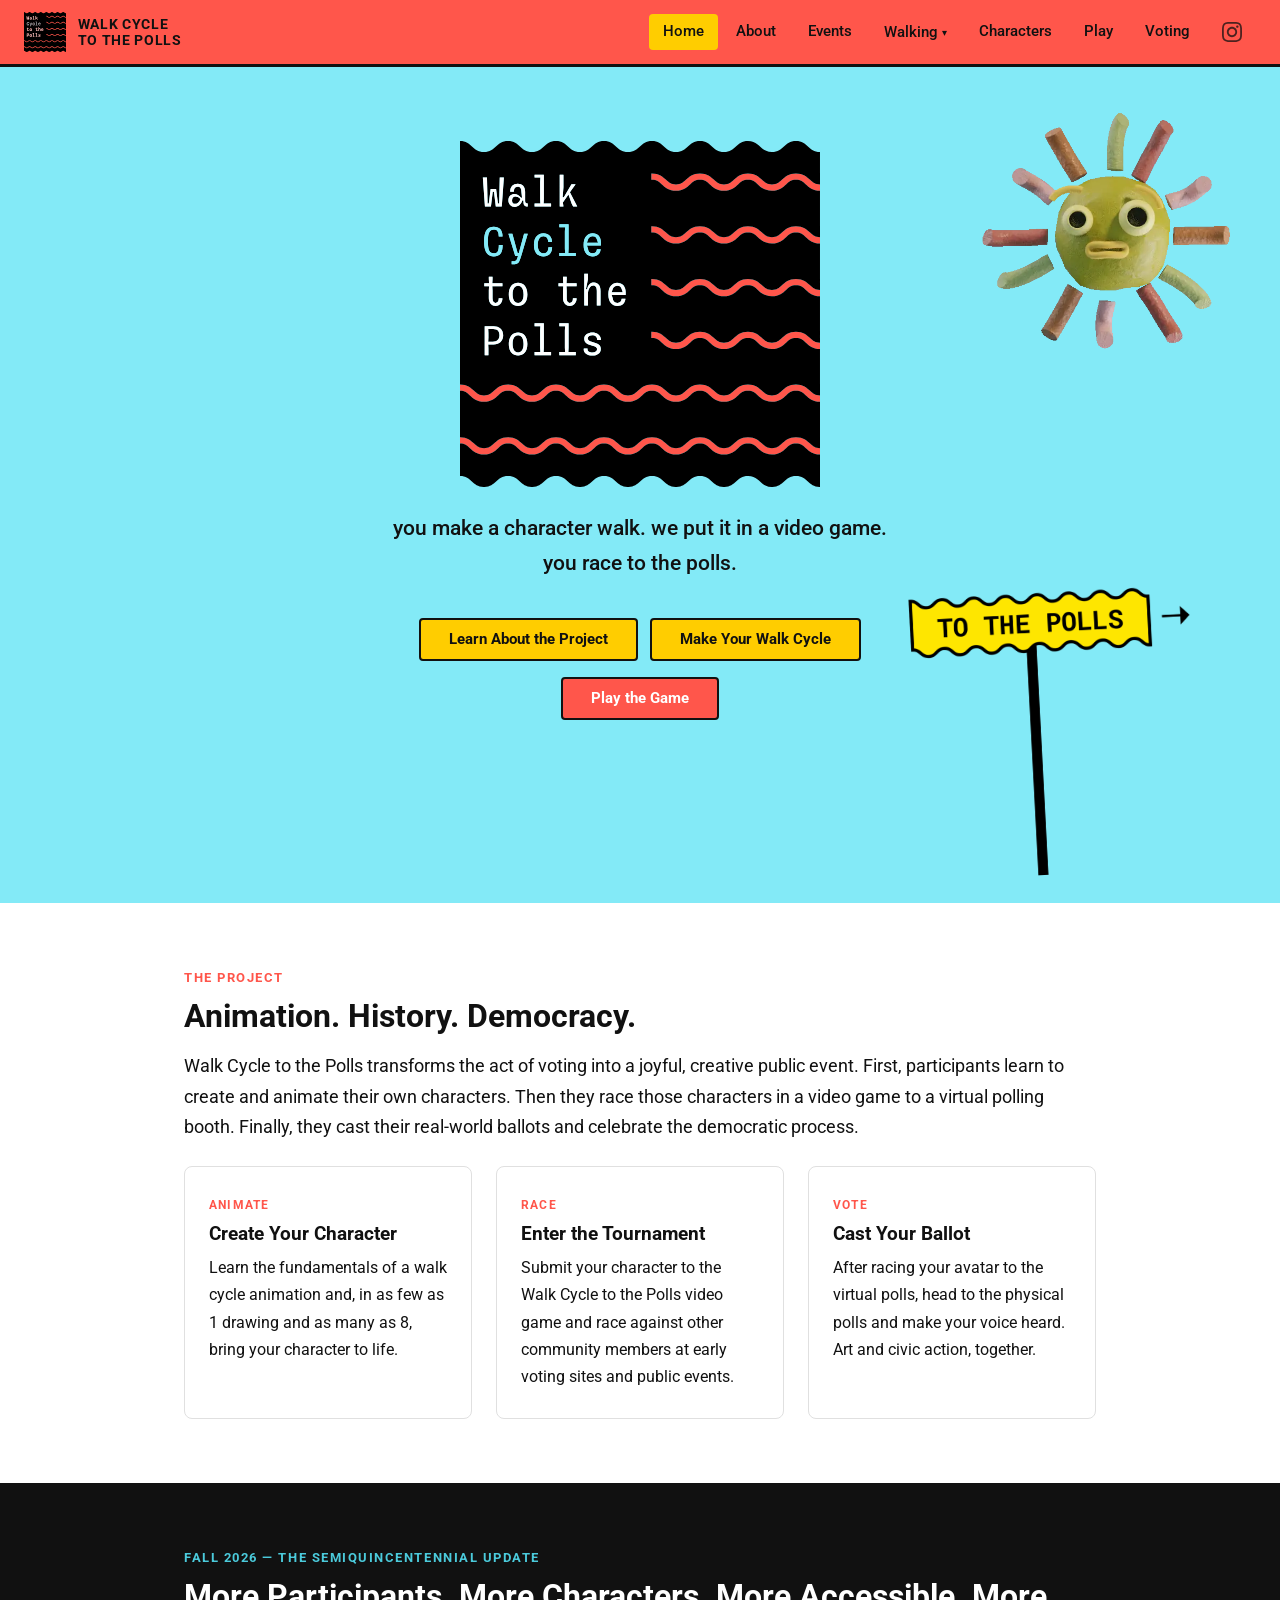
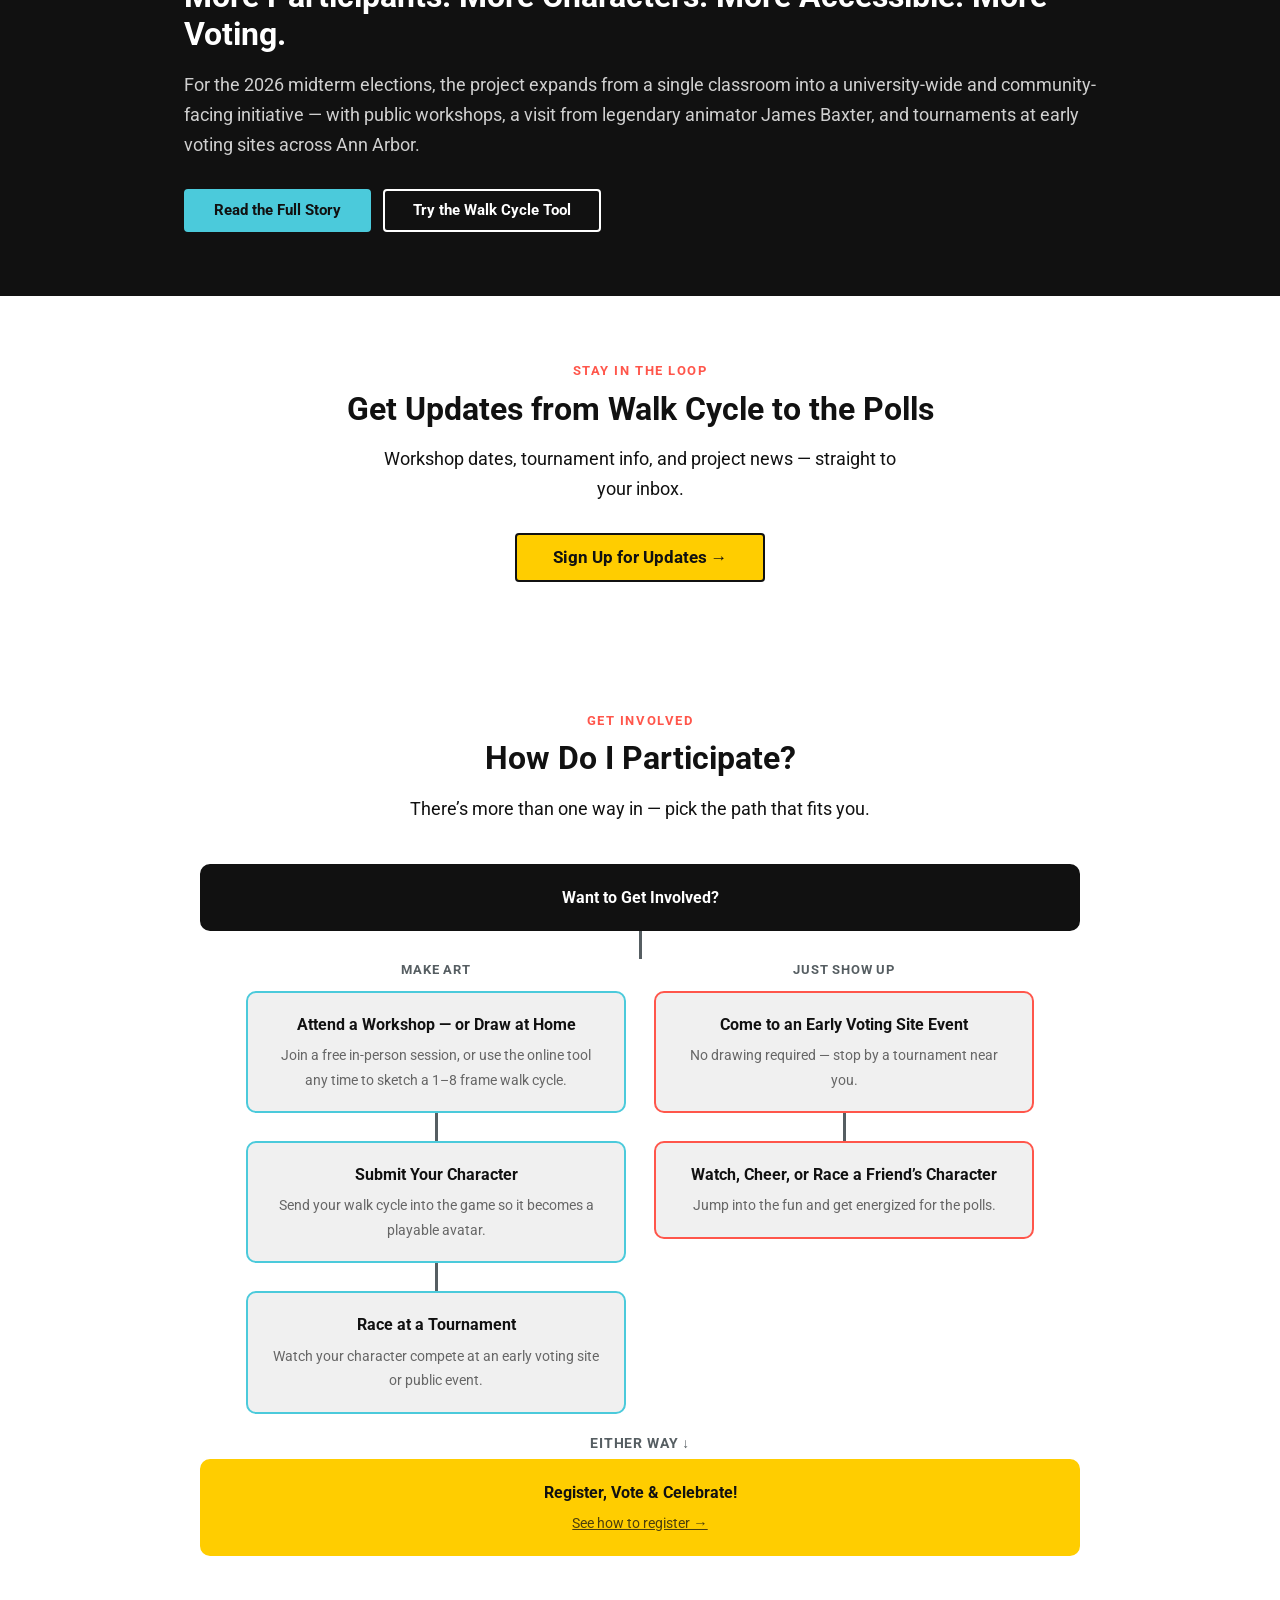
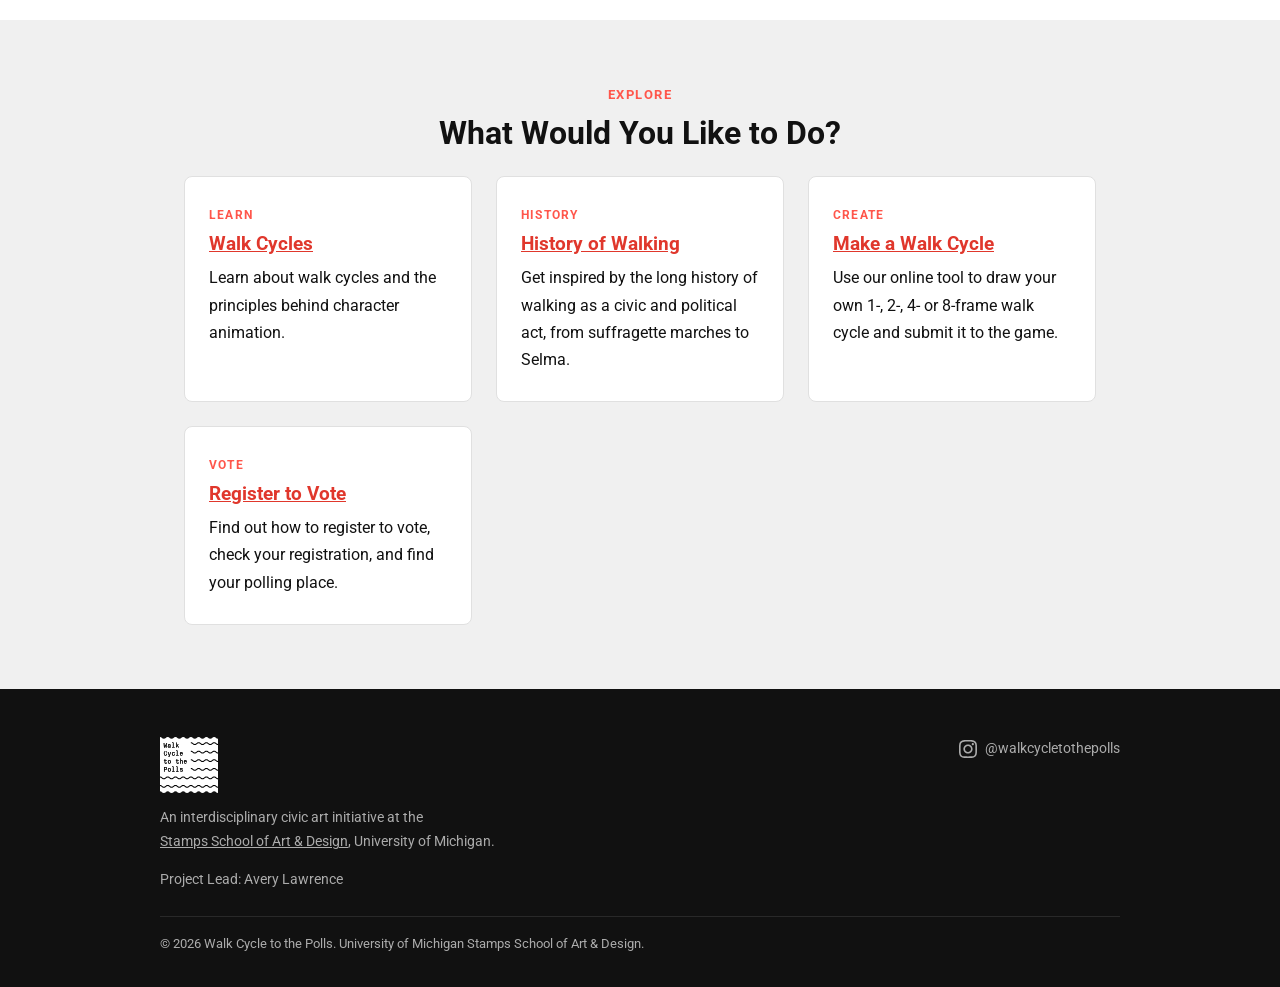
<file: index.html>
<!DOCTYPE html>
<html lang="en">
<head>
  <meta charset="UTF-8">
  <meta name="theme-color" content="#ff564b">
  <meta name="viewport" content="width=device-width, initial-scale=1.0">
  <link rel="icon" href="/favicon.ico" sizes="any">
  <link rel="icon" type="image/png" sizes="32x32" href="/favicon-32x32.png">
  <link rel="icon" type="image/png" sizes="16x16" href="/favicon-16x16.png">
  <link rel="apple-touch-icon" href="/apple-touch-icon.png">
  <meta name="description" content="Walk Cycle to the Polls — an animation project and civic celebration bridging walk cycles, civic history, and voter participation.">
  <title>Walk Cycle to the Polls</title>
  <link rel="preconnect" href="https://fonts.googleapis.com">
  <link rel="preconnect" href="https://fonts.gstatic.com" crossorigin>
  <link href="https://fonts.googleapis.com/css2?family=Roboto:wght@400;500;700;900&display=swap" rel="stylesheet">
  <link rel="stylesheet" href="css/style.css?v=19">
  <!-- Open Graph -->
  <meta property="og:type" content="website">
  <meta property="og:title" content="Walk Cycle to the Polls">
  <meta property="og:description" content="An animation project and civic celebration bridging walk cycles, civic history, and voter participation.">
  <meta property="og:image" content="https://www.walkcycletothepolls.com/images/social/og-preview.png">
  <meta property="og:image:width" content="1200">
  <meta property="og:image:height" content="630">
  <meta property="og:url" content="https://www.walkcycletothepolls.com">
  <!-- Twitter -->
  <meta name="twitter:card" content="summary_large_image">
  <meta name="twitter:title" content="Walk Cycle to the Polls">
  <meta name="twitter:description" content="An animation project and civic celebration bridging walk cycles, civic history, and voter participation.">
  <meta name="twitter:image" content="https://www.walkcycletothepolls.com/images/social/og-preview.png">
</head>
<body>

  <a class="skip-link" href="#main-content">Skip to main content</a>

  <!-- Navigation -->
  <nav aria-label="Main navigation">
    <div class="nav-inner">
    <a href="index.html" class="nav-logo" aria-label="Walk Cycle to the Polls — home">
      <img src="graphics/WCTTP-logo-STANDARD.svg" alt="Walk Cycle to the Polls logo">
      <span class="nav-logo-text">Walk Cycle<br>to the Polls</span>
    </a>
    <button class="nav-toggle" id="nav-toggle" aria-expanded="false" aria-controls="nav-links" aria-label="Open menu">☰</button>
    <ul class="nav-links" id="nav-links" role="list">
      <li><a href="index.html" class="active">Home</a></li>
      <li><a href="about.html">About</a></li>
      <li><a href="events.html">Events</a></li>
      <li>
        <button class="nav-parent" aria-expanded="false" aria-haspopup="true">
          Walking <span class="nav-arrow" aria-hidden="true">▾</span>
        </button>
        <ul class="dropdown" role="list">
          <li><a href="walking/walk-cycles.html">Walk Cycles</a></li>
          <li><a href="walking/history.html">History of Walking</a></li>
          <li><a href="walking/make-a-walk-cycle.html">Make a Walk Cycle</a></li>
          <li><a href="walking/how-to-submit.html">How to Submit</a></li>
          <li><a href="walking/sprite-sheet-maker.html">Sprite Sheet Maker</a></li>
          <li><a href="walking/upload-walk-cycle.html">Contribute to the Game!</a></li>
        </ul>
      </li>
      <li><a href="characters.html">Characters</a></li>
      <li><a href="play.html">Play</a></li>
      <li><a href="voting.html">Voting</a></li>
      <li>
        <a class="nav-instagram" href="https://www.instagram.com/walkcycletothepolls" target="_blank" rel="noopener noreferrer" aria-label="Walk Cycle to the Polls on Instagram">
          <svg aria-hidden="true" width="20" height="20" viewBox="0 0 24 24" fill="currentColor">
            <path d="M12 2.163c3.204 0 3.584.012 4.85.07 3.252.148 4.771 1.691 4.919 4.919.058 1.265.069 1.645.069 4.849 0 3.205-.012 3.584-.069 4.849-.149 3.225-1.664 4.771-4.919 4.919-1.266.058-1.644.07-4.85.07-3.204 0-3.584-.012-4.849-.07-3.26-.149-4.771-1.699-4.919-4.92-.058-1.265-.07-1.644-.07-4.849 0-3.204.013-3.583.07-4.849.149-3.227 1.664-4.771 4.919-4.919 1.266-.057 1.645-.069 4.849-.069zm0-2.163c-3.259 0-3.667.014-4.947.072-4.358.2-6.78 2.618-6.98 6.98-.059 1.281-.073 1.689-.073 4.948 0 3.259.014 3.668.072 4.948.2 4.358 2.618 6.78 6.98 6.98 1.281.058 1.689.072 4.948.072 3.259 0 3.668-.014 4.948-.072 4.354-.2 6.782-2.618 6.979-6.98.059-1.28.073-1.689.073-4.948 0-3.259-.014-3.667-.072-4.947-.196-4.354-2.617-6.78-6.979-6.98-1.281-.059-1.69-.073-4.949-.073zm0 5.838c-3.403 0-6.162 2.759-6.162 6.162s2.759 6.163 6.162 6.163 6.162-2.759 6.162-6.163c0-3.403-2.759-6.162-6.162-6.162zm0 10.162c-2.209 0-4-1.79-4-4 0-2.209 1.791-4 4-4s4 1.791 4 4c0 2.21-1.791 4-4 4zm6.406-11.845c-.796 0-1.441.645-1.441 1.44s.645 1.44 1.441 1.44c.795 0 1.439-.645 1.439-1.44s-.644-1.44-1.439-1.44z"/>
          </svg>
        </a>
      </li>
    </ul>
    </div>
  </nav>

  <div class="page-wrapper">
    <main id="main-content">

      <!-- Hero -->
      <section class="hero" aria-label="Welcome">
        <div class="hero__logo-wrap">
          <!-- Blinking sun character — pinned to the top-right of the sky on desktop; on phones it hugs the logo's top-right corner. Sits behind the logo where they overlap. -->
          <picture class="hero__sun" aria-hidden="true">
            <source srcset="images/sun-character/SUN-v2-static.webp" media="(prefers-reduced-motion: reduce)" type="image/webp">
            <source srcset="images/sun-character/SUN-v2-BLINKING.webp" type="image/webp">
            <img src="images/sun-character/SUN-v2-BLINKING-64frames-12fps.gif" alt="" width="512" height="512">
          </picture>
          <img
            class="hero__logo"
            src="graphics/WCTTP-logo-STANDARD.svg"
            alt="Walk Cycle to the Polls logo"
          >
        </div>
        <p class="hero__tagline">you make a character walk. we put it in a video game. you race to the polls.</p>
        <div class="btn-group" style="justify-content:center; position:relative; z-index:2;">
          <a class="btn btn--black" href="about.html">Learn About the Project</a>
          <a class="btn btn--white" href="walking/make-a-walk-cycle.html">Make Your Walk Cycle</a>
        </div>
        <div class="btn-group" style="justify-content:center; position:relative; z-index:2; margin-top:16px;">
          <a class="btn btn--purple" href="play.html">Play the Game</a>
        </div>

        <!-- "To the Polls" sign, planted in the ground behind the parade -->
        <img class="hero__sign" src="graphics/WCTTP-to-the-polls-sign.webp" alt="" aria-hidden="true" width="700" height="704">

        <!-- Walking character parade — random characters from the game (images/characters/characters.json,
             written by scripts/build_characters.py). Each walker becomes a new character every time it exits. -->
        <div class="hero__character-strip" aria-hidden="true" id="parade-strip"></div>

        <script>
          (function() {
            if (window.matchMedia('(prefers-reduced-motion: reduce)').matches) return;

            var MAX_WALKERS = 14;
            var FPS = { 8: 8, 4: 6 };
            var strip = document.getElementById('parade-strip');

            fetch('images/characters/characters.json')
              .then(function(r) { return r.json(); })
              .then(startParade)
              .catch(function() { /* no manifest — the hero just shows without a parade */ });

            function startParade(list) {
              // Shuffle once, then hand characters out in that order so nobody repeats until all have walked
              for (var i = list.length - 1; i > 0; i--) {
                var j = Math.floor(Math.random() * (i + 1));
                var t = list[i]; list[i] = list[j]; list[j] = t;
              }
              var nextIdx = 0;
              function nextCharacter() { var c = list[nextIdx % list.length]; nextIdx++; return c; }

              function dress(walker) {
                var c = nextCharacter();
                walker.style.setProperty('--frames', c.frames);
                walker.style.setProperty('--fps', FPS[c.frames] || 8);
                walker.firstChild.src = 'images/characters/' + c.file;
              }

              function launch(walker, speed) {
                var size = walker.offsetWidth;
                var endX = window.innerWidth + 20;   // just off-screen right
                var dist = endX + size;              // from -size (off-screen left) to endX
                walker.style.transition = 'none';
                walker.style.left = -size + 'px';
                // Double rAF ensures the browser paints the reset position before the transition begins
                requestAnimationFrame(function() {
                  requestAnimationFrame(function() {
                    walker.style.transition = 'left ' + (dist / speed).toFixed(1) + 's linear';
                    walker.style.left = endX + 'px';
                  });
                });
              }

              for (var k = 0; k < Math.min(MAX_WALKERS, list.length); k++) {
                (function(k) {
                  var walker = document.createElement('div');
                  walker.className = 'parade-walker';
                  var img = document.createElement('img');
                  img.alt = '';
                  walker.appendChild(img);
                  strip.appendChild(walker);
                  dress(walker);

                  // Each walker gets a slightly different speed (100–140px/s) so they drift apart over time
                  var speed = 100 + Math.random() * 40;
                  walker.addEventListener('transitionend', function() { dress(walker); launch(walker, speed); });
                  // Stagger entries 1.2s apart so the screen fills naturally rather than flooding all at once
                  setTimeout(function() { launch(walker, speed); }, k * 1200);
                })(k);
              }
            }
          })();
        </script>

      </section>

      <!-- What is WCTTP -->
      <section class="section" aria-labelledby="intro-heading">
        <div class="container">
          <span class="eyebrow">The Project</span>
          <h2 id="intro-heading">Animation. History. Democracy.</h2>
          <p class="lead">Walk Cycle to the Polls transforms the act of voting into a joyful, creative public event. First, participants learn to create and animate their own characters. Then they race those characters in a video game to a virtual polling booth. Finally, they cast their real-world ballots and celebrate the democratic process.</p>
          <div class="card-grid mt-24">
            <div class="card">
              <div class="card__label">Animate</div>
              <h3>Create Your Character</h3>
              <p>Learn the fundamentals of a walk cycle animation and, in as few as 1 drawing and as many as 8, bring your character to life.</p>
            </div>
            <div class="card">
              <div class="card__label">Race</div>
              <h3>Enter the Tournament</h3>
              <p>Submit your character to the Walk Cycle to the Polls video game and race against other community members at early voting sites and public events.</p>
            </div>
            <div class="card">
              <div class="card__label">Vote</div>
              <h3>Cast Your Ballot</h3>
              <p>After racing your avatar to the virtual polls, head to the physical polls and make your voice heard. Art and civic action, together.</p>
            </div>
          </div>
        </div>
      </section>

      <!-- 2026 highlight -->
      <section class="section section--black" aria-labelledby="2026-heading">
        <div class="container">
          <span class="eyebrow">Fall 2026 — The Semiquincentennial Update</span>
          <h2 id="2026-heading" style="color:var(--white);">More Participants. More Characters. More Accessible. More Voting.</h2>
          <p class="lead" style="color:rgba(255,255,255,0.8);">For the 2026 midterm elections, the project expands from a single classroom into a university-wide and community-facing initiative — with public workshops, a visit from legendary animator James Baxter, and tournaments at early voting sites across Ann Arbor.</p>
          <div class="btn-group">
            <a class="btn btn--orange" href="about.html">Read the Full Story</a>
            <a class="btn btn--outline-white" href="walking/make-a-walk-cycle.html">Try the Walk Cycle Tool</a>
          </div>
        </div>
      </section>

      <!-- Stay in the Loop -->
      <section class="section" aria-labelledby="signup-heading">
        <div class="container text-center">
          <span class="eyebrow">Stay in the Loop</span>
          <h2 id="signup-heading">Get Updates from Walk Cycle to the Polls</h2>
          <p class="lead" style="max-width:520px; margin:12px auto 28px;">Workshop dates, tournament info, and project news — straight to your inbox.</p>
          <a
            class="btn btn--black"
            href="https://docs.google.com/forms/d/e/1FAIpQLScWQFDRftqZCxOscR_pRrbF4Js5421euI5GrYRLT9opeWxnPw/viewform"
            target="_blank"
            rel="noopener noreferrer"
            style="font-size:1.05rem; padding:14px 36px;"
          >Sign Up for Updates &rarr;</a>
        </div>
      </section>

      <!-- How Do I Participate? flow chart -->
      <section class="section" aria-labelledby="participate-heading">
        <div class="container text-center">
          <span class="eyebrow">Get Involved</span>
          <h2 id="participate-heading">How Do I Participate?</h2>
          <p class="lead" style="max-width:640px; margin:12px auto 0;">There&rsquo;s more than one way in &mdash; pick the path that fits you.</p>

          <div class="flowchart">
            <div class="flowchart-node flowchart-node--start">Want to Get Involved?</div>
            <div class="flowchart-arrow-down" aria-hidden="true"></div>

            <div class="flowchart-branches">
              <div class="flowchart-lane">
                <div class="flowchart-lane-label">Make Art</div>
                <div class="flowchart-node flowchart-node--teal">
                  Attend a Workshop &mdash; or Draw at Home
                  <p>Join a free in-person session, or use the online tool any time to sketch a 1&ndash;8 frame walk cycle.</p>
                </div>
                <div class="flowchart-arrow-down" aria-hidden="true"></div>
                <div class="flowchart-node flowchart-node--teal">
                  Submit Your Character
                  <p>Send your walk cycle into the game so it becomes a playable avatar.</p>
                </div>
                <div class="flowchart-arrow-down" aria-hidden="true"></div>
                <div class="flowchart-node flowchart-node--teal">
                  Race at a Tournament
                  <p>Watch your character compete at an early voting site or public event.</p>
                </div>
              </div>

              <div class="flowchart-lane">
                <div class="flowchart-lane-label">Just Show Up</div>
                <div class="flowchart-node flowchart-node--coral">
                  Come to an Early Voting Site Event
                  <p>No drawing required &mdash; stop by a tournament near you.</p>
                </div>
                <div class="flowchart-arrow-down" aria-hidden="true"></div>
                <div class="flowchart-node flowchart-node--coral">
                  Watch, Cheer, or Race a Friend&rsquo;s Character
                  <p>Jump into the fun and get energized for the polls.</p>
                </div>
              </div>
            </div>

            <div class="flowchart-converge">Either way &darr;</div>
            <div class="flowchart-node flowchart-node--final">
              Register, Vote &amp; Celebrate!
              <p style="color:var(--black); opacity:0.75;"><a href="voting.html" style="color:var(--black);">See how to register &rarr;</a></p>
            </div>
          </div>
        </div>
      </section>

      <!-- Quick links -->
      <section class="section section--gray" aria-labelledby="explore-heading">
        <div class="container text-center">
          <span class="eyebrow">Explore</span>
          <h2 id="explore-heading">What Would You Like to Do?</h2>
          <div class="card-grid mt-24" style="text-align:left;">
            <div class="card">
              <div class="card__label">Learn</div>
              <h3><a href="walking/walk-cycles.html">Walk Cycles</a></h3>
              <p>Learn about walk cycles and the principles behind character animation.</p>
            </div>
            <div class="card">
              <div class="card__label">History</div>
              <h3><a href="walking/history.html">History of Walking</a></h3>
              <p>Get inspired by the long history of walking as a civic and political act, from suffragette marches to Selma.</p>
            </div>
            <div class="card">
              <div class="card__label">Create</div>
              <h3><a href="walking/make-a-walk-cycle.html">Make a Walk Cycle</a></h3>
              <p>Use our online tool to draw your own 1-, 2-, 4- or 8-frame walk cycle and submit it to the game.</p>
            </div>
            <div class="card">
              <div class="card__label">Vote</div>
              <h3><a href="voting.html">Register to Vote</a></h3>
              <p>Find out how to register to vote, check your registration, and find your polling place.</p>
            </div>
          </div>
        </div>
      </section>

    </main>

    <!-- Footer -->
    <footer>
      <div class="footer-inner">
        <div>
          <div class="footer-logo">
            <img src="graphics/WCTTP-logo-White.svg" alt="Walk Cycle to the Polls">
          </div>
          <div class="footer-copy">
            <p>An interdisciplinary civic art initiative at the<br>
            <a href="https://stamps.umich.edu" target="_blank" rel="noopener noreferrer">Stamps School of Art &amp; Design</a>,
            University of Michigan.</p>
            <p class="mt-8">Project Lead: Avery Lawrence</p>
          </div>
        </div>
        <div class="footer-social">
          <a href="https://www.instagram.com/walkcycletothepolls" target="_blank" rel="noopener noreferrer" aria-label="Walk Cycle to the Polls on Instagram">
            <svg aria-hidden="true" width="18" height="18" viewBox="0 0 24 24" fill="currentColor">
              <path d="M12 2.163c3.204 0 3.584.012 4.85.07 3.252.148 4.771 1.691 4.919 4.919.058 1.265.069 1.645.069 4.849 0 3.205-.012 3.584-.069 4.849-.149 3.225-1.664 4.771-4.919 4.919-1.266.058-1.644.07-4.85.07-3.204 0-3.584-.012-4.849-.07-3.26-.149-4.771-1.699-4.919-4.92-.058-1.265-.07-1.644-.07-4.849 0-3.204.013-3.583.07-4.849.149-3.227 1.664-4.771 4.919-4.919 1.266-.057 1.645-.069 4.849-.069zm0-2.163c-3.259 0-3.667.014-4.947.072-4.358.2-6.78 2.618-6.98 6.98-.059 1.281-.073 1.689-.073 4.948 0 3.259.014 3.668.072 4.948.2 4.358 2.618 6.78 6.98 6.98 1.281.058 1.689.072 4.948.072 3.259 0 3.668-.014 4.948-.072 4.354-.2 6.782-2.618 6.979-6.98.059-1.28.073-1.689.073-4.948 0-3.259-.014-3.667-.072-4.947-.196-4.354-2.617-6.78-6.979-6.98-1.281-.059-1.69-.073-4.949-.073zm0 5.838c-3.403 0-6.162 2.759-6.162 6.162s2.759 6.163 6.162 6.163 6.162-2.759 6.162-6.163c0-3.403-2.759-6.162-6.162-6.162zm0 10.162c-2.209 0-4-1.79-4-4 0-2.209 1.791-4 4-4s4 1.791 4 4c0 2.21-1.791 4-4 4zm6.406-11.845c-.796 0-1.441.645-1.441 1.44s.645 1.44 1.441 1.44c.795 0 1.439-.645 1.439-1.44s-.644-1.44-1.439-1.44z"/>
            </svg>
            @walkcycletothepolls
          </a>
        </div>
      </div>
      <div class="footer-bottom">
        <p>&copy; 2026 Walk Cycle to the Polls. University of Michigan Stamps School of Art &amp; Design.</p>
      </div>
    </footer>
  </div>

  <script src="js/nav.js"></script>
  <!-- Privacy-friendly visit counts (no cookies): https://walkcycletothepolls.goatcounter.com -->
  <script data-goatcounter="https://walkcycletothepolls.goatcounter.com/count" async src="https://gc.zgo.at/count.js"></script>
</body>
</html>
</file>
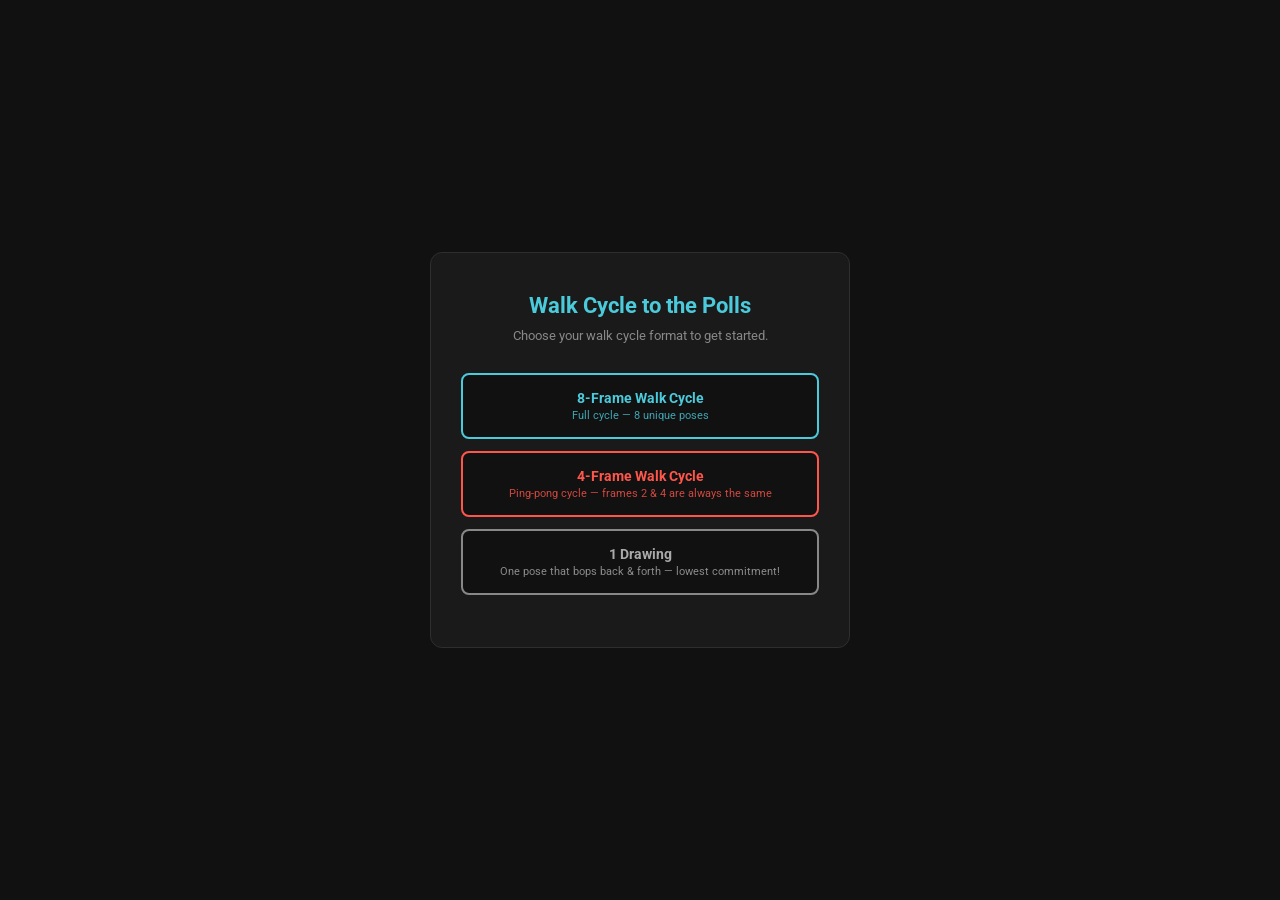
<file: tool/index.html>
<!DOCTYPE html>
<html lang="en">
<head>
<meta charset="UTF-8">
<meta name="viewport" content="width=device-width, initial-scale=1.0, maximum-scale=1.0, user-scalable=no">
<title>Walk Cycle to the Polls</title>
<link rel="preconnect" href="https://fonts.googleapis.com">
<link rel="preconnect" href="https://fonts.gstatic.com" crossorigin>
<link href="https://fonts.googleapis.com/css2?family=Roboto:wght@400;500;700&display=swap" rel="stylesheet">
<style>
/* ── Brand tokens ─────────────────────────────────────────────────────────── */
:root {
  --yellow:     #4bcadb;
  --purple:     #ff564b;
  --purple-dim: #e0372c;
  --bg:         #111111;
  --panel:      #1A1A1A;
  --border:     #2E2E2E;
  --border-mid: #3A3A3A;
  --canvas-bg:  #FFFFFF;
  --text:       #FFFFFF;
  --muted:      #888888;
}
* { box-sizing: border-box; margin: 0; padding: 0; }
body {
  background: var(--bg); color: var(--text);
  font-family: 'Roboto', sans-serif;
  display: flex; flex-direction: column; height: 100dvh; overflow: hidden;
}

/* ── Startup modal ────────────────────────────────────────────────────────── */
#startModal {
  position: fixed; inset: 0; z-index: 1000;
  background: var(--bg);
  display: flex; align-items: center; justify-content: center;
}
#startBox {
  text-align: center; max-width: 420px; width: 90%;
  background: var(--panel); border: 1px solid var(--border); border-radius: 12px;
  padding: 40px 30px;
}
#startBox h2 { font-size: 22px; font-weight: 700; color: var(--yellow); margin-bottom: 8px; }
#startBox p  { font-size: 13px; color: var(--muted); margin-bottom: 28px; line-height: 1.5; }
.start-btn {
  display: block; width: 100%; margin-bottom: 12px;
  background: var(--bg); border: 2px solid var(--yellow); color: var(--yellow);
  padding: 15px 20px; font-family: 'Roboto', sans-serif; font-size: 14px; font-weight: 700;
  border-radius: 8px; cursor: pointer; transition: background 0.15s, color 0.15s;
}
.start-btn:hover { background: var(--yellow); color: var(--bg); }
.start-btn.alt   { border-color: var(--purple); color: var(--purple); }
.start-btn.alt:hover { background: var(--purple); color: #fff; }
.start-btn .sub  { display: block; font-size: 11px; font-weight: 400; margin-top: 3px; opacity: 0.8; }

/* ── Toolbar ──────────────────────────────────────────────────────────────── */
#toolbar {
  display: flex; align-items: center; gap: 6px;
  padding: 6px 10px; background: var(--panel);
  border-bottom: 2px solid var(--border);
  overflow-x: auto; flex-shrink: 0;
  -webkit-overflow-scrolling: touch; scrollbar-width: none;
}
#toolbar::-webkit-scrollbar { display: none; }
#toolbar h1 {
  font-size: 13px; font-weight: 700; color: var(--yellow);
  white-space: nowrap; flex-shrink: 0; letter-spacing: 0.3px;
}
#modeLabel {
  font-size: 10px; color: var(--purple); white-space: nowrap; flex-shrink: 0;
  border: 1px solid var(--purple-dim); border-radius: 3px; padding: 2px 5px;
}
.tool-btn {
  background: var(--bg); border: 1.5px solid var(--border-mid); color: var(--text);
  padding: 5px 10px; cursor: pointer; font-family: 'Roboto', sans-serif;
  font-size: 12px; font-weight: 500; border-radius: 4px;
  white-space: nowrap; flex-shrink: 0;
  touch-action: manipulation; -webkit-tap-highlight-color: transparent;
  user-select: none; transition: background 0.12s, border-color 0.12s;
}
.tool-btn:hover  { background: #2a2a2a; border-color: #555; }
.tool-btn:active { background: #222; }
.tool-btn.active { background: var(--purple); border-color: #fa8070; color: #fff; }
.tool-btn.active:hover { background: var(--purple-dim); }
.tool-btn.undo-redo { font-size: 14px; padding: 4px 9px; }
.tool-btn.undo-redo:disabled { opacity: 0.3; cursor: default; }
#colorPicker {
  width: 32px; height: 28px; border: 1.5px solid var(--border-mid); cursor: pointer;
  padding: 0; background: none; border-radius: 4px; flex-shrink: 0;
}
#brushSize {
  width: 44px; font-family: 'Roboto', sans-serif; font-size: 12px;
  background: var(--bg); border: 1.5px solid var(--border-mid); color: var(--text);
  padding: 4px; border-radius: 4px; flex-shrink: 0; text-align: center;
}
.sep { width: 1px; background: var(--border); align-self: stretch; margin: 2px; flex-shrink: 0; }
.slider-label {
  font-size: 11px; color: var(--muted); white-space: nowrap; flex-shrink: 0;
  display: flex; align-items: center; gap: 4px;
}
.slider-label input[type=range] { width: 70px; accent-color: var(--purple); cursor: pointer; }
.layer-toggle { display: flex; flex-shrink: 0; }
.layer-toggle .tool-btn { border-radius: 0; }
.layer-toggle .tool-btn:first-child { border-radius: 4px 0 0 4px; }
.layer-toggle .tool-btn:last-child  { border-radius: 0 4px 4px 0; border-left: none; }
.layer-toggle .tool-btn.active { background: var(--yellow); border-color: var(--yellow); color: #111; }
/* Toolbar copy of the layer switch is for phones (desktop has it in the sidebar) */
.layer-toggle-tb { display: none; }
@media (max-width: 767px) { .layer-toggle-tb { display: flex; } }
.layer-note { font-size: 9px; color: var(--muted); line-height: 1.4; }
#status { font-size: 10px; color: var(--purple); padding: 2px 4px; white-space: nowrap; flex-shrink: 0; font-weight: 500; }

/* ── Main ─────────────────────────────────────────────────────────────────── */
#main { display: flex; flex: 1; overflow: hidden; min-height: 0; }
#canvasArea {
  flex: 1; min-width: 0; min-height: 0;
  display: flex; align-items: center; justify-content: center;
  background: var(--panel); overflow: hidden;
}
#canvasWrapper {
  position: relative; overflow: hidden; background: var(--canvas-bg);
  display: flex; align-items: center; justify-content: center;
  flex-shrink: 0; outline: 2px solid var(--border);
}
#canvasContainer {
  position: relative; display: inline-block;
  cursor: crosshair; touch-action: none;
}
#refCanvas    { position: absolute; top: 0; left: 0; pointer-events: none; image-rendering: auto; }
#onionCanvas  { position: absolute; top: 0; left: 0; pointer-events: none; z-index: 0; image-rendering: pixelated; }
/* The layer you're NOT drawing on is shown in one of these: Rough sits below the active
   Clean layer, Clean sits above the active Rough layer. Neither takes pointer events. */
#layerBelowCanvas { position: absolute; top: 0; left: 0; pointer-events: none; z-index: 1; image-rendering: pixelated; }
#drawCanvas   { position: relative; z-index: 2; image-rendering: pixelated; display: block; }
#layerAboveCanvas { position: absolute; top: 0; left: 0; pointer-events: none; z-index: 3; image-rendering: pixelated; }
#shapeCanvas  { position: absolute; top: 0; left: 0; pointer-events: none; z-index: 4; }
#refLoading {
  position: absolute; bottom: 6px; right: 8px; z-index: 10;
  font-size: 10px; color: var(--muted); pointer-events: none;
}

/* ── Sidebar ──────────────────────────────────────────────────────────────── */
#sidebar {
  width: 150px; background: var(--panel); border-left: 2px solid var(--border);
  display: flex; flex-direction: column; padding: 8px; gap: 8px;
  overflow-y: auto; flex-shrink: 0;
}
#sidebar h3 { font-size: 10px; color: var(--muted); text-transform: uppercase; letter-spacing: 1px; font-weight: 500; }
#palette { display: grid; grid-template-columns: repeat(5, 1fr); gap: 3px; }
.swatch {
  width: 100%; aspect-ratio: 1; border: 1.5px solid rgba(255,255,255,0.15);
  cursor: pointer; border-radius: 3px; touch-action: manipulation;
  -webkit-tap-highlight-color: transparent; transition: border-color 0.1s;
}
.swatch:hover, .swatch:active { border-color: rgba(255,255,255,0.7); }
.swatch.selected { border-color: var(--yellow); border-width: 2px; }
.sdiv { width: 100%; height: 1px; background: var(--border); margin: 2px 0; }

/* Shape section in sidebar */
#shapeSection { display: none; flex-direction: column; gap: 6px; }
.shape-grid { display: grid; grid-template-columns: 1fr 1fr; gap: 4px; }
.shape-row  { display: flex; align-items: center; gap: 6px; }
.shape-lbl  { font-size: 11px; color: var(--muted); white-space: nowrap; }
.stroke-picker {
  width: 30px; height: 22px; border: 1.5px solid var(--border-mid); cursor: pointer;
  padding: 0; background: none; border-radius: 3px; flex-shrink: 0;
}
.stroke-width {
  width: 46px; font-family: 'Roboto', sans-serif; font-size: 12px;
  background: var(--bg); border: 1.5px solid var(--border-mid); color: var(--text);
  padding: 3px; border-radius: 4px; text-align: center;
}
.check-row {
  display: flex; align-items: center; gap: 5px;
  font-size: 11px; color: var(--muted);
}

/* ── Bottom panel ─────────────────────────────────────────────────────────── */
#bottomPanel {
  background: var(--panel); border-top: 2px solid var(--border);
  padding: 5px 10px; display: flex; flex-direction: column; gap: 4px;
  flex-shrink: 0;
}
#timeline { display: flex; align-items: center; gap: 5px; overflow-x: auto; padding-bottom: 2px; -webkit-overflow-scrolling: touch; scrollbar-width: thin; }
#bottomControls { display: flex; align-items: center; gap: 7px; min-height: 30px; }
.frame-thumb {
  position: relative; cursor: pointer; border: 2px solid var(--border);
  border-radius: 3px; background: var(--canvas-bg); flex-shrink: 0;
  touch-action: manipulation; -webkit-tap-highlight-color: transparent;
}
.frame-thumb canvas { display: block; image-rendering: pixelated; }
.frame-thumb.active { border-color: var(--yellow); }
.frame-num  { position: absolute; bottom: 2px; left: 3px; font-size: 9px; color: var(--muted); pointer-events: none; }
.frame-link { position: absolute; top: 2px; right: 3px; font-size: 8px; color: var(--purple); pointer-events: none; font-weight: 700; }
#playbackControls { display: flex; align-items: center; gap: 7px; }
#exportControls   { display: flex; gap: 7px; margin-left: auto; }
.export-btn {
  background: var(--bg); border: 1.5px solid var(--yellow); color: var(--yellow);
  padding: 5px 10px; cursor: pointer; font-family: 'Roboto', sans-serif;
  font-size: 12px; font-weight: 700; border-radius: 4px; white-space: nowrap;
  touch-action: manipulation; -webkit-tap-highlight-color: transparent;
  transition: background 0.12s, color 0.12s;
}
.export-btn:hover, .export-btn:active { background: var(--yellow); color: var(--bg); }
#fpsLabel { font-size: 11px; color: var(--muted); }
#fpsInput {
  width: 40px; font-family: 'Roboto', sans-serif; font-size: 12px;
  background: var(--bg); border: 1.5px solid var(--border-mid); color: var(--text);
  padding: 3px; border-radius: 4px; text-align: center;
}

/* ── Mobile slide-up panel ────────────────────────────────────────────────── */
#paletteOverlay {
  display: none; position: fixed; inset: 0; z-index: 199;
  background: rgba(0,0,0,0.6); backdrop-filter: blur(2px);
}
#paletteOverlay.open { display: block; }
#palettePanel {
  position: fixed; bottom: 0; left: 0; right: 0; z-index: 200;
  background: var(--panel); border-top: 2px solid var(--border);
  border-radius: 14px 14px 0 0; padding: 14px 14px 22px;
  max-height: 75dvh; overflow-y: auto;
  transform: translateY(105%);
  transition: transform 0.28s cubic-bezier(0.32, 0.72, 0, 1);
  display: flex; flex-direction: column; gap: 12px;
}
#palettePanel.open { transform: translateY(0); }
.panel-section h4 { font-size: 10px; color: var(--muted); text-transform: uppercase; letter-spacing: 1px; margin-bottom: 6px; font-weight: 500; }
#mobilePalette { display: grid; grid-template-columns: repeat(10, 1fr); gap: 5px; }
#mobilePalette .swatch { aspect-ratio: 1; border: 1.5px solid rgba(255,255,255,0.15); cursor: pointer; border-radius: 3px; touch-action: manipulation; }
.panel-row   { display: flex; align-items: center; gap: 10px; }
.panel-label { font-size: 11px; color: var(--muted); white-space: nowrap; min-width: 80px; }

/* ── Responsive ───────────────────────────────────────────────────────────── */
@media (max-width: 1023px) { #sidebar { width: 130px; } .slider-label input[type=range] { width: 55px; } }
@media (max-width: 767px) {
  #sidebar { display: none; }
  .desktop-only { display: none !important; }
  .mobile-only  { display: inline-flex !important; }
  #toolbar h1 { font-size: 11px; }
  #toolbar    { gap: 5px; padding: 5px 8px; }
  .tool-btn   { padding: 6px 9px; font-size: 12px; }
  #bottomPanel { padding: 4px 8px; }
  .export-btn  { padding: 5px 8px; font-size: 11px; }
  #fpsInput    { width: 36px; }
}
@media (max-width: 420px) { #toolbar h1 { display: none; } }
</style>
</head>
<body>

<!-- ── Startup modal ──────────────────────────────────────────────────────── -->
<div id="startModal">
  <div id="startBox">
    <h2>Walk Cycle to the Polls</h2>
    <p>Choose your walk cycle format to get started.</p>
    <button class="start-btn" id="btn8frame">
      8-Frame Walk Cycle
      <span class="sub">Full cycle — 8 unique poses</span>
    </button>
    <button class="start-btn alt" id="btn4frame">
      4-Frame Walk Cycle
      <span class="sub">Ping-pong cycle — frames 2 &amp; 4 are always the same</span>
    </button>
    <button class="start-btn alt" id="btn1frame" style="border-color:#888;color:#aaa;">
      1 Drawing
      <span class="sub">One pose that bops back &amp; forth — lowest commitment!</span>
    </button>
  </div>
</div>

<!-- ── Toolbar ────────────────────────────────────────────────────────────── -->
<div id="toolbar">
  <h1>Walk Cycle to the Polls</h1>
  <span id="modeLabel" style="display:none"></span>

  <!-- Mobile-only tools toggle — first so always visible on phone -->
  <button class="tool-btn mobile-only" id="btnPaletteToggle"
    style="display:none;border-color:var(--yellow);color:var(--yellow);">&#9776; Tools</button>

  <button class="tool-btn active" id="btnPencil"  title="Pencil (P)">Pencil</button>
  <button class="tool-btn"        id="btnEraser"  title="Eraser (E)">Eraser</button>
  <button class="tool-btn"        id="btnFill"    title="Fill (F)">Fill</button>
  <button class="tool-btn"        id="btnShape"   title="Shape (S)">Shape</button>
  <button class="tool-btn"        id="btnSelect"  title="Select (V)">Select</button>
  <div class="sep layer-toggle-tb"></div>
  <div class="layer-toggle layer-toggle-tb" role="group" aria-label="Drawing layer" title="Which layer you're drawing on (L)">
    <button class="tool-btn" id="btnLayerRough">Rough</button>
    <button class="tool-btn active" id="btnLayerClean">Clean</button>
  </div>
  <div class="sep"></div>
  <button class="tool-btn undo-redo" id="btnUndo" title="Undo (Ctrl/⌘+Z)" disabled>↩</button>
  <button class="tool-btn undo-redo" id="btnRedo" title="Redo (Ctrl/⌘+Shift+Z)" disabled>↪</button>
  <div class="sep"></div>
  <input type="color" id="colorPicker" value="#4bcadb" title="Color">
  <input type="number" id="brushSize" value="10" min="1" max="20" title="Brush size" class="desktop-only">
  <div class="sep desktop-only"></div>
  <label class="slider-label desktop-only">Ref:<input type="range" id="refOpacity" min="0" max="100" value="60"></label>
  <button class="tool-btn desktop-only" id="btnToggleRef">Ref On</button>
  <select id="refStyleSelect" class="desktop-only tool-btn" title="Reference style" style="display:none;">
    <option value="human">Human</option>
    <option value="cartoon">Cartoon</option>
  </select>
  <div class="sep desktop-only"></div>
  <label class="slider-label desktop-only">Onion:<input type="range" id="onionOpacity" min="0" max="60" value="20"></label>
  <label class="slider-label desktop-only" id="onionFramesRow" title="How many frames before/after to show">Frames:<input type="range" id="onionFrames" min="0" max="3" value="1" step="1"></label>
  <button class="tool-btn" id="btnClear" title="Clear current frame (on the layer you're drawing on)">Clear</button>
  <span id="status"></span>
</div>

<!-- ── Main ───────────────────────────────────────────────────────────────── -->
<div id="main">
  <div id="canvasArea">
    <div id="canvasWrapper">
      <div id="canvasContainer">
        <canvas id="refCanvas"></canvas>
        <canvas id="onionCanvas"></canvas>
        <canvas id="layerBelowCanvas"></canvas>
        <canvas id="drawCanvas"></canvas>
        <canvas id="layerAboveCanvas"></canvas>
        <canvas id="shapeCanvas"></canvas>
      </div>
      <span id="refLoading"></span>
    </div>
  </div>

  <!-- Desktop sidebar -->
  <div id="sidebar">
    <h3>Palette</h3>
    <div id="palette"></div>
    <div class="sdiv"></div>

    <h3>Zoom</h3>
    <div style="display:flex;gap:4px;align-items:center;">
      <button class="tool-btn" id="btnZoomOut" style="padding:4px 8px;">−</button>
      <span id="zoomLabel" style="font-size:11px;color:var(--muted);flex:1;text-align:center;">1×</span>
      <button class="tool-btn" id="btnZoomIn" style="padding:4px 8px;">+</button>
    </div>
    <label style="font-size:10px;color:var(--muted);margin-top:2px;display:flex;align-items:center;gap:4px;">
      <input type="checkbox" id="chkAutoZoom" checked> Auto-zoom
    </label>
    <div class="sdiv"></div>

    <h3>Layers</h3>
    <div class="layer-toggle" style="width:100%;">
      <button class="tool-btn" id="btnLayerRough2" style="flex:1;">Rough</button>
      <button class="tool-btn active" id="btnLayerClean2" style="flex:1;">Clean</button>
    </div>
    <label class="check-row"><input type="checkbox" id="chkRoughVisible" checked> Show rough</label>
    <label class="slider-label">Rough:<input type="range" id="roughOpacity" min="10" max="100" value="40"></label>
    <div class="layer-note">Sketch on Rough, trace on Clean. Export uses the Clean layer.</div>
    <div class="sdiv"></div>

    <button class="tool-btn" id="btnCopyPrev">Copy Prev Frame</button>
    <button class="tool-btn" id="btnUndo2" disabled>↩ Undo</button>
    <button class="tool-btn" id="btnRedo2" disabled>↪ Redo</button>

    <!-- Shape options — shown only when shape tool is active -->
    <div id="shapeSection" style="display:none;flex-direction:column;gap:6px;">
      <div class="sdiv"></div>
      <h3>Shape</h3>
      <div class="shape-grid">
        <button class="tool-btn active" id="btnSh_circle">● Circle</button>
        <button class="tool-btn"        id="btnSh_square">■ Rect</button>
        <button class="tool-btn"        id="btnSh_triangle">▲ Tri</button>
        <button class="tool-btn"        id="btnSh_penta">⬠ Penta</button>
      </div>
      <div style="font-size:9px;color:var(--muted);">Shift+drag = proportional</div>
      <div class="sdiv"></div>
      <h3>Fill</h3>
      <label class="check-row"><input type="checkbox" id="chkShapeFill" checked> Filled (palette color)</label>
      <div class="sdiv"></div>
      <h3>Stroke</h3>
      <label class="check-row"><input type="checkbox" id="chkShapeStroke"> Add stroke</label>
      <div class="shape-row">
        <span class="shape-lbl">Color:</span>
        <input type="color" id="shapeStrokePicker" value="#000000" class="stroke-picker">
      </div>
      <div class="shape-row">
        <span class="shape-lbl">Width:</span>
        <input type="number" id="shapeStrokeWidth" value="2" min="1" max="20" class="stroke-width">
      </div>
    </div>

    <!-- Selection options — shown only when select tool active -->
    <div id="selSection" style="display:none;flex-direction:column;gap:6px;">
      <div class="sdiv"></div>
      <h3>Selection</h3>
      <div class="shape-grid">
        <button class="tool-btn active" id="btnSelRect">▭ Rect</button>
        <button class="tool-btn"        id="btnSelLasso">⌇ Lasso</button>
      </div>
      <button class="tool-btn" id="btnSelWand" style="width:100%;">✨ Magic Wand</button>
      <div style="font-size:9px;color:var(--muted);">Corner = scale · top handle = rotate · inside = move</div>
      <div style="font-size:9px;color:var(--muted);">Esc = commit &amp; deselect</div>
      <button class="tool-btn" id="btnSelectAll"  style="margin-top:2px;">Select All</button>
      <button class="tool-btn" id="btnDeselect"   style="margin-top:2px;" disabled>Deselect</button>
      <div class="shape-grid" style="margin-top:4px;">
        <button class="tool-btn" id="btnSelCopy"  disabled title="Copy selection (Ctrl/⌘+C)">Copy</button>
        <button class="tool-btn" id="btnSelPaste" disabled title="Paste onto current frame (Ctrl/⌘+V)">Paste</button>
      </div>
      <button class="tool-btn" id="btnSelDelete" style="margin-top:2px;" disabled>Delete</button>
      <span   id="selInfo" style="font-size:9px;color:var(--muted);margin-top:2px;">No selection</span>
    </div>
  </div>
</div>

<!-- ── Bottom panel ───────────────────────────────────────────────────────── -->
<div id="bottomPanel">
  <div id="timeline"></div>
  <div id="bottomControls">
    <div id="playbackControls">
      <button class="tool-btn" id="btnPlay">▶ Play</button>
      <span id="fpsLabel">FPS:</span>
      <input type="number" id="fpsInput" value="8" min="1" max="30">
    </div>
    <div id="exportControls">
      <button class="export-btn desktop-only" id="btnSaveProject" title="Save your work as a file you can reload later">Save Project</button>
      <button class="export-btn desktop-only" id="btnLoadProject" title="Load a previously saved project file">Load Project</button>
      <input type="file" id="fileLoadProject" accept="application/json" style="display:none">
      <button class="export-btn" id="btnExportPng">Export PNG</button>
      <button class="export-btn" id="btnExportGif">Export GIF</button>
    </div>
  </div>
</div>

<!-- ── Mobile slide-up panel ──────────────────────────────────────────────── -->
<div id="paletteOverlay"></div>
<div id="palettePanel">
  <div style="display:flex;justify-content:space-between;align-items:center;">
    <span style="font-size:14px;font-weight:700;color:var(--yellow);">Tools &amp; Palette</span>
    <button class="tool-btn" id="btnClosePalette" style="padding:3px 9px;">✕</button>
  </div>

  <div class="panel-section">
    <h4>Colors</h4>
    <div id="mobilePalette"></div>
  </div>

  <div class="panel-section">
    <h4>Layers</h4>
    <div class="panel-row">
      <div class="layer-toggle" style="flex:1;">
        <button class="tool-btn" id="btnLayerRoughMobile" style="flex:1;padding:8px;">Rough</button>
        <button class="tool-btn active" id="btnLayerCleanMobile" style="flex:1;padding:8px;">Clean</button>
      </div>
    </div>
    <div class="panel-row" style="margin-top:8px;">
      <label class="panel-label" style="display:flex;align-items:center;gap:6px;"><input type="checkbox" id="chkRoughVisibleMobile" checked> Show rough</label>
      <input type="range" id="roughOpacityMobile" min="10" max="100" value="40" style="flex:1;accent-color:var(--purple);">
    </div>
    <div class="layer-note" style="margin-top:6px;font-size:11px;">Sketch on Rough, trace on Clean. Export uses the Clean layer.</div>
  </div>

  <div class="panel-section">
    <h4>Reference guide</h4>
    <div class="panel-row">
      <span class="panel-label">Opacity:</span>
      <input type="range" id="refOpacityMobile" min="0" max="100" value="60" style="flex:1;accent-color:var(--purple);">
      <button class="tool-btn" id="btnToggleRefMobile" style="padding:4px 8px;">Ref On</button>
    </div>
    <div class="panel-row" id="refStyleRowMobile" style="display:none; margin-top:8px;">
      <span class="panel-label">Style:</span>
      <select id="refStyleSelectMobile" style="flex:1;background:var(--bg);border:1.5px solid var(--border-mid);color:var(--text);padding:5px;border-radius:4px;">
        <option value="human">Human</option>
        <option value="cartoon">Cartoon</option>
      </select>
    </div>
  </div>

  <div class="panel-section" id="onionSectionMobile">
    <h4>Onion skin</h4>
    <div class="panel-row">
      <span class="panel-label">Opacity:</span>
      <input type="range" id="onionOpacityMobile" min="0" max="60" value="20" style="flex:1;accent-color:var(--purple);">
    </div>
    <div class="panel-row" style="margin-top:8px;">
      <span class="panel-label">Frames:</span>
      <input type="range" id="onionFramesMobile" min="0" max="3" value="1" step="1" style="flex:1;accent-color:var(--purple);">
    </div>
  </div>

  <div class="panel-section">
    <h4>Brush size</h4>
    <input type="number" id="brushSizeMobile" value="10" min="1" max="20"
      style="width:70px;font-size:14px;background:var(--bg);border:1.5px solid var(--border-mid);color:var(--text);padding:5px;border-radius:4px;text-align:center;">
  </div>

  <div class="panel-section">
    <h4>Zoom</h4>
    <div class="panel-row">
      <button class="tool-btn" id="btnZoomOutMobile" style="padding:5px 14px;font-size:16px;">−</button>
      <span id="zoomLabelMobile" style="font-size:13px;color:var(--muted);padding:0 10px;">1×</span>
      <button class="tool-btn" id="btnZoomInMobile" style="padding:5px 14px;font-size:16px;">+</button>
    </div>
  </div>

  <div class="panel-section">
    <h4>Frame</h4>
    <button class="tool-btn" id="btnCopyPrevMobile" style="width:100%;padding:8px;margin-bottom:6px;">Copy Previous Frame</button>
    <div style="display:flex;gap:8px;">
      <button class="tool-btn" id="btnUndoMobile" style="flex:1;padding:8px;" disabled>↩ Undo</button>
      <button class="tool-btn" id="btnRedoMobile" style="flex:1;padding:8px;" disabled>↪ Redo</button>
    </div>
  </div>

  <div class="panel-section">
    <h4>Project</h4>
    <div style="display:flex;gap:8px;">
      <button class="tool-btn" id="btnSaveProjectMobile" style="flex:1;padding:8px;" title="Save your work as a file you can reload later">Save</button>
      <button class="tool-btn" id="btnLoadProjectMobile" style="flex:1;padding:8px;" title="Load a previously saved project file">Load</button>
    </div>
  </div>

  <!-- Selection options mobile — shown only when select tool active -->
  <div class="panel-section" id="selSectionMobile" style="display:none">
    <h4>Selection type</h4>
    <div style="display:grid;grid-template-columns:1fr 1fr 1fr;gap:6px;margin-bottom:10px;">
      <button class="tool-btn active" id="btnSelRect_m">▭ Rect</button>
      <button class="tool-btn"        id="btnSelLasso_m">⌇ Lasso</button>
      <button class="tool-btn"        id="btnSelWand_m">✨ Wand</button>
    </div>
    <div style="font-size:10px;color:var(--muted);margin-bottom:8px;">Corner = scale · top handle = rotate · inside = move</div>
    <button class="tool-btn" id="btnSelectAll_m"  style="width:100%;padding:8px;margin-bottom:6px;">Select All</button>
    <button class="tool-btn" id="btnDeselect_m"   style="width:100%;padding:8px;margin-bottom:6px;" disabled>Deselect</button>
    <div style="display:grid;grid-template-columns:1fr 1fr;gap:6px;margin-bottom:6px;">
      <button class="tool-btn" id="btnSelCopy_m"  style="padding:8px;" disabled>Copy</button>
      <button class="tool-btn" id="btnSelPaste_m" style="padding:8px;" disabled>Paste</button>
    </div>
    <button class="tool-btn" id="btnSelDelete_m" style="width:100%;padding:8px;" disabled>Delete</button>
  </div>

  <!-- Shape options mobile — shown only when shape tool active -->
  <div class="panel-section" id="shapeSectionMobile" style="display:none">
    <h4>Shape type</h4>
    <div style="display:grid;grid-template-columns:repeat(4,1fr);gap:6px;margin-bottom:10px;">
      <button class="tool-btn active" id="btnSh_circle_m">● Circle</button>
      <button class="tool-btn"        id="btnSh_square_m">■ Rect</button>
      <button class="tool-btn"        id="btnSh_triangle_m">▲ Tri</button>
      <button class="tool-btn"        id="btnSh_penta_m">⬠ Penta</button>
    </div>
    <h4>Fill</h4>
    <label class="panel-row" style="margin-bottom:8px;">
      <input type="checkbox" id="chkShapeFill_m" checked>
      <span style="font-size:12px;color:var(--muted);">Filled (use palette color)</span>
    </label>
    <h4>Stroke</h4>
    <label class="panel-row" style="margin-bottom:6px;">
      <input type="checkbox" id="chkShapeStroke_m">
      <span style="font-size:12px;color:var(--muted);">Add stroke</span>
    </label>
    <div class="panel-row">
      <span class="panel-label">Color:</span>
      <input type="color" id="shapeStrokePicker_m" value="#000000"
        style="width:40px;height:30px;border:1.5px solid var(--border-mid);border-radius:3px;padding:0;cursor:pointer;">
      <span class="panel-label" style="min-width:50px;">Width:</span>
      <input type="number" id="shapeStrokeWidth_m" value="2" min="1" max="20"
        style="width:60px;font-size:13px;background:var(--bg);border:1.5px solid var(--border-mid);color:var(--text);padding:4px;border-radius:4px;text-align:center;">
    </div>
  </div>
</div>

<script>
// Visit counts for exports (GoatCounter; event name only)
function countEvent(path,title){try{if(window.goatcounter&&window.goatcounter.count)window.goatcounter.count({path,title,event:true});}catch(e){}}

// ─── Constants ────────────────────────────────────────────────────────────────
const CANVAS_W = 800;
const CANVAS_H = 800;
const REF_CACHE_SIZE = 512;
const MAX_UNDO = 50;
const AUTOSAVE_KEY = 'wcttp_autosave_v1';
let autosaveTimer = null;

// ─── Reference config ─────────────────────────────────────────────────────────
const REF_CONFIG = {
  '8frame': {
    frameCount: 8,
    folder: 'walk_cycle_BASIC_reference_Williams',
    files: [
      'walk_cycle_BASIC_reference_Williams.01.jpg',
      'walk_cycle_BASIC_reference_Williams.02.jpg',
      'walk_cycle_BASIC_reference_Williams.03.jpg',
      'walk_cycle_BASIC_reference_Williams.04.jpg',
      'walk_cycle_BASIC_reference_Williams.05.jpg',
      'walk_cycle_BASIC_reference_Williams.06.jpg',
      'walk_cycle_BASIC_reference_Williams.07.jpg',
      'walk_cycle_BASIC_reference_Williams.08.jpg',
    ],
  },
  '4frame': {
    frameCount: 4,
    folder: 'cartoon_walk_cycle_reference',
    files: [
      '01_Cartoon-CONTACT-Frame_01.jpg',
      '03_Cartoon-PASSING-Frame_03.jpg',
      '05_Cartoon-CONTACT-Frame_05.jpg',
      '03_Cartoon-PASSING-Frame_03.jpg',
    ],
  },
  '1frame': {
    frameCount: 1,
    folder: 'cartoon_walk_cycle_reference',
    files: ['01_Cartoon-CONTACT-Frame_01.jpg'], // contact pose as neutral standing ref
  },
};

// Selectable reference styles for 8-frame mode
const REF_STYLES_8FRAME = {
  cartoon: {
    label: 'Cartoon',
    folder: 'cartoon_walk_cycle_reference',
    files: [
      '01_Cartoon-CONTACT-Frame_01.jpg',
      '02_Cartoon-DOWN-Frame_02.jpg',
      '03_Cartoon-PASSING-Frame_03.jpg',
      '04_Cartoon-UP-Frame_04.jpg',
      '05_Cartoon-CONTACT-Frame_05.jpg',
      '06_Cartoon-DOWN-Frame_06.jpg',
      '07_Cartoon-PASSING-Frame_07.jpg',
      '08_Cartoonn-UP-Frame_08.jpg',
    ],
  },
  human: {
    label: 'Human',
    folder: 'human_walk_cycle_reference',
    files: [
      '01_Human-CONTACT-Frame_01.jpg',
      '02_Human-DOWN-Frame_02.jpg',
      '03_Human-PASSING-Frame_03.jpg',
      '04_Human-UP-Frame_04.jpg',
      '05_Human-CONTACT-Frame_05.jpg',
      '06_Human-DOWN-Frame_06.jpg',
      '07_Human-PASSING-Frame_07.jpg',
      '08_Human-UP-Frame_08.jpg',
    ],
  },
};
let refStyle8 = 'human';

// ─── Palette ──────────────────────────────────────────────────────────────────
const PALETTE = [
  '#000000','#ffffff','#4bcadb','#ff564b','#e94560',
  '#ff9f43','#feca57','#48dbfb','#1dd1a1','#74b9ff',
  '#fd79a8','#636e72','#b2bec3','#2d3436','#6c5ce7',
  '#00b894','#e17055','#a29bfe','#dfe6e9','#fdcb6e',
];

// ─── Runtime state ────────────────────────────────────────────────────────────
let appMode     = null;   // '8frame' | '4frame' | '1frame'
let frameCount  = 0;
// Two drawing layers per frame. `frames` always points at the ACTIVE layer's array,
// so every tool (pencil, fill, shape, select, copy-prev, clear, undo) edits that layer.
let layers      = { rough: [], clean: [] };
let activeLayer = 'clean';
let frames      = layers.clean;
let roughVisible    = true;
let roughOpacityVal = 0.40;  // rough is dimmed while you work on Clean so tracing is easy
let refCached   = [];
let refLoadedCount = 0;

let currentFrame    = 0;
let tool            = 'pencil';
let drawColor       = '#4bcadb';
let brushSize       = 10;
let zoom            = 1;
let autoZoom        = true;
let refVisible      = true;
let refOpacityVal   = 0.60;
let onionOpacityVal = 0.20;
let isDrawing       = false;
let lastX = -1, lastY = -1;
let playInterval    = null;
let onionFrameCount = 1;    // # of frames shown before/after current, each direction (0-3)

// Bop animation (1-frame mode)
let bopAnimId  = null;
let bopStart   = 0;
const BOP_AMPLITUDE = 12 * Math.PI / 180; // ±12°
const BOP_PERIOD    = 560;                 // ms for one full tilt cycle

// Selection tool state
let selMode    = 'rect';   // 'rect' | 'lasso' | 'wand'
let selPhase   = 'idle';   // 'idle' | 'defining' | 'floating' | 'moving' | 'scaling' | 'rotating'
let selBounds  = null;     // { x, y, w, h } in frame coords
let selLassoPath = [];
let selMask    = null;     // Uint8Array or null (null = full rect)
let floatCanvas = null;
let floatX = 0, floatY = 0, floatW = 0, floatH = 0;
let floatRotation = 0;     // radians, applied around the selection's own center
let selFrame   = null;     // frame index the current floating selection was lifted from
let selClipboard = null;   // { canvas, w, h, rotation } — set by Copy, consumed by Paste
let selHandle  = -1;       // 0-3 corner handle being scaled, 4 = rotate handle
let selAnchor  = null;     // { fx, fy } fixed corner (in LOCAL/unrotated coords) during scale
let selMovePrev = null;    // { fx, fy } last position during move
let selRotateStart = null; // { mouseAngle, rot } at start of a rotate drag

// Shape state
let shapeType        = 'circle';
let shapeFillEnabled = true;
let shapeStrokeEnabled = false;
let shapeStrokeColor = '#000000';
let shapeStrokeWidth = 2;
let isShaping        = false;
let shapeStartX = 0, shapeStartY = 0;
let shapeEndX   = 0, shapeEndY   = 0;
let shiftHeld   = false;

// Undo / redo
const undoStack = [];
const redoStack = [];

// ─── DOM refs ─────────────────────────────────────────────────────────────────
const drawCanvas  = document.getElementById('drawCanvas');
const refCanvas   = document.getElementById('refCanvas');
const onionCanvas = document.getElementById('onionCanvas');
const shapeCanvas = document.getElementById('shapeCanvas');
const dc  = drawCanvas .getContext('2d', { willReadFrequently: true });
const rc  = refCanvas  .getContext('2d');
const oc  = onionCanvas.getContext('2d');
const sc2 = shapeCanvas.getContext('2d');
const layerBelowCanvas = document.getElementById('layerBelowCanvas');
const layerAboveCanvas = document.getElementById('layerAboveCanvas');
const lbc = layerBelowCanvas.getContext('2d');
const lac = layerAboveCanvas.getContext('2d');

// ─── Canvas sizing ────────────────────────────────────────────────────────────
function resizeCanvasArea() {
  if (!appMode) return;
  const area    = document.getElementById('canvasArea');
  const wrapper = document.getElementById('canvasWrapper');
  const size    = Math.min(area.clientWidth, area.clientHeight);
  wrapper.style.width  = size + 'px';
  wrapper.style.height = size + 'px';
  if (autoZoom) {
    zoom = size / CANVAS_W;  // fill wrapper exactly — float zoom, no border
    updateZoomLabel();
    initCanvases();
    renderCurrentFrame();
    renderRef();
  }
}

function updateZoomLabel() {
  const lbl = zoom.toFixed(1) + '×';
  document.getElementById('zoomLabel').textContent       = lbl;
  document.getElementById('zoomLabelMobile').textContent = lbl;
}

function initCanvases() {
  [drawCanvas, refCanvas, onionCanvas, shapeCanvas, layerBelowCanvas, layerAboveCanvas].forEach(c => {
    c.width  = Math.round(CANVAS_W * zoom);
    c.height = Math.round(CANVAS_H * zoom);
  });
  dc.imageSmoothingEnabled  = false;
  rc.imageSmoothingEnabled  = true;
  rc.imageSmoothingQuality  = 'high';
  oc.imageSmoothingEnabled  = false;
  sc2.imageSmoothingEnabled = false;
  lbc.imageSmoothingEnabled = false;
  lac.imageSmoothingEnabled = false;
}

// ─── Rendering ────────────────────────────────────────────────────────────────
function imageDataToCanvas(id) {
  const tmp = document.createElement('canvas');
  tmp.width = CANVAS_W; tmp.height = CANVAS_H;
  tmp.getContext('2d').putImageData(id, 0, 0);
  return tmp;
}

// Both layers of frame i flattened into one 800×800 canvas (rough dimmed, under clean).
function compositeFrame(i) {
  const out = document.createElement('canvas');
  out.width = CANVAS_W; out.height = CANVAS_H;
  const ctx = out.getContext('2d');
  if (roughVisible && layers.rough[i]) {
    ctx.globalAlpha = activeLayer === 'rough' ? 1 : roughOpacityVal;
    ctx.drawImage(imageDataToCanvas(layers.rough[i]), 0, 0);
    ctx.globalAlpha = 1;
  }
  if (layers.clean[i]) ctx.drawImage(imageDataToCanvas(layers.clean[i]), 0, 0);
  return out;
}

// Shows the layer you're NOT drawing on: Rough (dimmed) below an active Clean layer,
// or Clean above an active Rough layer.
function renderOtherLayer() {
  lbc.clearRect(0, 0, layerBelowCanvas.width, layerBelowCanvas.height);
  lac.clearRect(0, 0, layerAboveCanvas.width, layerAboveCanvas.height);
  if (!frameCount) return;
  if (activeLayer === 'clean') {
    if (!roughVisible) return;
    lbc.globalAlpha = roughOpacityVal;
    lbc.drawImage(imageDataToCanvas(layers.rough[currentFrame]), 0, 0, layerBelowCanvas.width, layerBelowCanvas.height);
    lbc.globalAlpha = 1;
  } else {
    lac.drawImage(imageDataToCanvas(layers.clean[currentFrame]), 0, 0, layerAboveCanvas.width, layerAboveCanvas.height);
  }
}

function renderCurrentFrame() {
  dc.clearRect(0, 0, drawCanvas.width, drawCanvas.height);
  dc.drawImage(imageDataToCanvas(frames[currentFrame]), 0, 0, drawCanvas.width, drawCanvas.height);
  renderOtherLayer();

  oc.clearRect(0, 0, onionCanvas.width, onionCanvas.height);
  if (onionOpacityVal > 0 && onionFrameCount > 0 && frameCount > 1) {
    const maxSteps = Math.min(onionFrameCount, frameCount - 1);
    // Draw furthest-away frames first so the nearest frame ends up on top
    for (let i = maxSteps; i >= 1; i--) {
      const falloff = 1 - (i - 1) * 0.28; // nearer frames are more opaque
      const alpha = Math.max(0.05, onionOpacityVal * falloff);
      const prevIdx = (currentFrame - i + frameCount * 4) % frameCount;
      const nextIdx = (currentFrame + i) % frameCount;
      drawOnionFrame(prevIdx, alpha, 'prev');
      if (nextIdx !== prevIdx) drawOnionFrame(nextIdx, alpha, 'next');
    }
  }
}

// Draws one onion-skin frame, tinted to show which direction it's in
// ('prev' = yellow/before, 'next' = purple/after).
function drawOnionFrame(idx, alpha, dir) {
  const tmp = document.createElement('canvas');
  tmp.width = CANVAS_W; tmp.height = CANVAS_H;
  const tctx = tmp.getContext('2d');
  tctx.putImageData(frames[idx], 0, 0);
  tctx.globalCompositeOperation = 'source-atop';
  tctx.fillStyle = dir === 'prev' ? 'rgba(75,202,219,0.55)' : 'rgba(255,86,75,0.55)';
  tctx.fillRect(0, 0, CANVAS_W, CANVAS_H);
  oc.globalAlpha = alpha;
  oc.drawImage(tmp, 0, 0, onionCanvas.width, onionCanvas.height);
  oc.globalAlpha = 1;
}

function renderRef() {
  rc.clearRect(0, 0, refCanvas.width, refCanvas.height);
  if (!refVisible || refOpacityVal === 0) return;
  const cached = refCached[currentFrame];
  if (!cached) return;
  rc.globalAlpha = refOpacityVal;
  rc.drawImage(cached, 0, 0, refCanvas.width, refCanvas.height);
  rc.globalAlpha = 1;
}

function thumbSize() { return window.innerWidth < 600 ? 36 : 48; }

function updateThumbs() {
  document.querySelectorAll('.frame-thumb canvas').forEach((tc, i) => {
    const ctx = tc.getContext('2d');
    ctx.clearRect(0, 0, tc.width, tc.height);
    ctx.drawImage(compositeFrame(i), 0, 0, tc.width, tc.height);
  });
  document.querySelectorAll('.frame-thumb').forEach((el, i) =>
    el.classList.toggle('active', i === currentFrame));
}

// ─── Reference images ─────────────────────────────────────────────────────────
function processRefImage(img) {
  // Process at the image's NATIVE resolution first — downscaling before
  // processing would blur thin lines into near-white and make them disappear.
  const W = img.naturalWidth  || img.width  || REF_CACHE_SIZE;
  const H = img.naturalHeight || img.height || REF_CACHE_SIZE;

  const tmp = document.createElement('canvas');
  tmp.width = W; tmp.height = H;
  const tc = tmp.getContext('2d');
  tc.drawImage(img, 0, 0);
  const d = tc.getImageData(0, 0, W, H);

  for (let i = 0; i < d.data.length; i += 4) {
    const lum = 0.299*d.data[i] + 0.587*d.data[i+1] + 0.114*d.data[i+2];
    if (lum > 230) {
      d.data[i+3] = 0;
    } else {
      d.data[i+3] = Math.round(Math.min(1, (230-lum)/50) * 255);
    }
  }
  tc.putImageData(d, 0, 0);

  // Now scale the processed result down to the cache size
  const out = document.createElement('canvas');
  out.width = REF_CACHE_SIZE; out.height = REF_CACHE_SIZE;
  const oc = out.getContext('2d');
  oc.imageSmoothingEnabled = true;
  oc.imageSmoothingQuality = 'high';
  oc.drawImage(tmp, 0, 0, REF_CACHE_SIZE, REF_CACHE_SIZE);
  return out;
}

function loadRefImages() {
  const cfg = appMode === '8frame'
    ? { frameCount: 8, folder: REF_STYLES_8FRAME[refStyle8].folder, files: REF_STYLES_8FRAME[refStyle8].files }
    : REF_CONFIG[appMode];
  refCached = new Array(frameCount).fill(null);
  refLoadedCount = 0;
  const loading = document.getElementById('refLoading');
  loading.textContent = 'Loading ref…';
  cfg.files.forEach((filename, i) => {
    const img = new Image();
    img.onload = () => {
      refCached[i] = processRefImage(img);
      refLoadedCount++;
      if (refLoadedCount === frameCount) loading.textContent = '';
      if (i === currentFrame) renderRef();
    };
    img.onerror = () => {
      refLoadedCount++;
      if (refLoadedCount === frameCount) loading.textContent = '';
    };
    img.src = `${cfg.folder}/${filename}`;
  });
}

// ─── Timeline ─────────────────────────────────────────────────────────────────
function buildTimeline() {
  if (!appMode) return;
  const tl = document.getElementById('timeline');
  Array.from(tl.querySelectorAll('.frame-thumb')).forEach(el => el.remove());
  const sz = thumbSize();
  for (let i = 0; i < frameCount; i++) {
    const wrap = document.createElement('div');
    wrap.className = 'frame-thumb' + (i === 0 ? ' active' : '');
    const tc = document.createElement('canvas');
    tc.width = sz; tc.height = sz;
    wrap.appendChild(tc);
    const num = document.createElement('span');
    num.className = 'frame-num'; num.textContent = i + 1;
    wrap.appendChild(num);
    // Linked-frame badge in 4-frame mode
    if (appMode === '4frame' && i === 3) {
      const badge = document.createElement('span');
      badge.className = 'frame-link'; badge.textContent = '=2';
      wrap.appendChild(badge);
    }
    wrap.addEventListener('click', () => switchFrame(i));
    tl.appendChild(wrap);
  }
}

function switchFrame(idx) {
  // A floating selection always belongs to the frame it was lifted from —
  // commit it there first so switching frames can never carry it along.
  if (tool === 'select' && floatCanvas && selPhase !== 'defining') commitSelection();
  currentFrame = idx;
  renderCurrentFrame(); renderRef(); updateThumbs();
}

// ─── Palette ──────────────────────────────────────────────────────────────────
function setColor(hex) {
  drawColor = hex;
  document.getElementById('colorPicker').value = hex;
  document.querySelectorAll('.swatch').forEach(s =>
    s.classList.toggle('selected', s.dataset.hex === hex));
}

function makeSwatch(hex, container) {
  const sw = document.createElement('div');
  sw.className = 'swatch' + (hex === drawColor ? ' selected' : '');
  sw.style.background = hex;
  sw.dataset.hex = hex;
  sw.addEventListener('click', () => {
    setColor(hex);
    if (container.id === 'mobilePalette') closePalettePanel();
  });
  container.appendChild(sw);
}

function buildPalette() {
  ['palette','mobilePalette'].forEach(id => {
    const el = document.getElementById(id);
    el.innerHTML = '';
    PALETTE.forEach(hex => makeSwatch(hex, el));
  });
}

// ─── Undo / Redo ──────────────────────────────────────────────────────────────
function updateUndoRedoBtns() {
  const canUndo = undoStack.length > 0;
  const canRedo = redoStack.length > 0;
  ['btnUndo','btnUndo2','btnUndoMobile'].forEach(id => {
    const b = document.getElementById(id); if (b) b.disabled = !canUndo;
  });
  ['btnRedo','btnRedo2','btnRedoMobile'].forEach(id => {
    const b = document.getElementById(id); if (b) b.disabled = !canRedo;
  });
}

function pushUndo() {
  undoStack.push({
    frameIndex: currentFrame,
    layer: activeLayer,
    data: new Uint8ClampedArray(frames[currentFrame].data),
  });
  if (undoStack.length > MAX_UNDO) undoStack.shift();
  redoStack.length = 0;
  updateUndoRedoBtns();
  scheduleAutosave();
}

function undo() {
  if (!undoStack.length) return;
  const entry = undoStack.pop();
  if (entry.layer && entry.layer !== activeLayer) setActiveLayer(entry.layer); // jump to the layer being undone
  redoStack.push({ frameIndex: entry.frameIndex, layer: activeLayer, data: new Uint8ClampedArray(frames[entry.frameIndex].data) });
  currentFrame = entry.frameIndex;
  frames[entry.frameIndex] = new ImageData(entry.data, CANVAS_W, CANVAS_H);
  syncLinkedFrames(entry.frameIndex);
  renderCurrentFrame(); renderRef(); updateThumbs(); updateUndoRedoBtns();
}

function redo() {
  if (!redoStack.length) return;
  const entry = redoStack.pop();
  if (entry.layer && entry.layer !== activeLayer) setActiveLayer(entry.layer);
  undoStack.push({ frameIndex: entry.frameIndex, layer: activeLayer, data: new Uint8ClampedArray(frames[entry.frameIndex].data) });
  currentFrame = entry.frameIndex;
  frames[entry.frameIndex] = new ImageData(entry.data, CANVAS_W, CANVAS_H);
  syncLinkedFrames(entry.frameIndex);
  renderCurrentFrame(); renderRef(); updateThumbs(); updateUndoRedoBtns();
}

// ─── 4-frame sync (frames 2 ↔ 4 always identical — the repeated passing pose) ─
function syncLinkedFrames(idx) {
  if (appMode !== '4frame') return;
  if (idx === 1) {
    frames[3] = new ImageData(new Uint8ClampedArray(frames[1].data), CANVAS_W, CANVAS_H);
  } else if (idx === 3) {
    frames[1] = new ImageData(new Uint8ClampedArray(frames[3].data), CANVAS_W, CANVAS_H);
  }
}

// ─── 1-frame bop animation ────────────────────────────────────────────────────
function startBop() {
  bopStart = performance.now();
  document.getElementById('btnPlay').textContent = '⏹ Stop';
  function tick(t) {
    if (!bopAnimId) return;
    const angle = Math.sin((t - bopStart) / BOP_PERIOD * Math.PI * 2) * BOP_AMPLITUDE;
    const tmp = compositeFrame(0);
    lbc.clearRect(0, 0, layerBelowCanvas.width, layerBelowCanvas.height);
    lac.clearRect(0, 0, layerAboveCanvas.width, layerAboveCanvas.height);
    dc.clearRect(0, 0, drawCanvas.width, drawCanvas.height);
    dc.save();
    const pw = drawCanvas.width / 2, ph = drawCanvas.height; // bottom-center pivot
    dc.translate(pw, ph);
    dc.rotate(angle);
    dc.translate(-pw, -ph);
    dc.drawImage(tmp, 0, 0, drawCanvas.width, drawCanvas.height);
    dc.restore();
    bopAnimId = requestAnimationFrame(tick);
  }
  bopAnimId = requestAnimationFrame(tick);
}

function stopBop() {
  if (bopAnimId) { cancelAnimationFrame(bopAnimId); bopAnimId = null; }
  document.getElementById('btnPlay').textContent = '▶ Play';
  renderCurrentFrame();
}

// ─── Selection tool ───────────────────────────────────────────────────────────
const ROT_HANDLE_OFFSET_PX = 26; // screen px above the top edge

function selCenter() {
  return { cx: floatX + floatW/2, cy: floatY + floatH/2 };
}

// Rotate point (px,py) around (cx,cy) by angle (radians), in the SAME coord system.
function rotateAround(px, py, cx, cy, angle) {
  const cos = Math.cos(angle), sin = Math.sin(angle);
  const dx = px - cx, dy = py - cy;
  return [cx + dx*cos - dy*sin, cy + dx*sin + dy*cos];
}

// Convert a point from frame coords into the selection's LOCAL (unrotated) space.
function selToLocal(fx, fy) {
  const {cx, cy} = selCenter();
  return rotateAround(fx, fy, cx, cy, -floatRotation);
}

function selHandlePositions() {
  // Returns 5 positions in CANVAS coordinates (zoomed): TL, TR, BR, BL, rotate-handle
  if (!floatCanvas) return [];
  const {cx, cy} = selCenter();
  const corners = [
    [floatX, floatY], [floatX+floatW, floatY],
    [floatX+floatW, floatY+floatH], [floatX, floatY+floatH],
  ];
  const rotHandleLocal = [cx, floatY - ROT_HANDLE_OFFSET_PX/zoom];
  return [...corners, rotHandleLocal].map(([px,py]) => {
    const [rx,ry] = rotateAround(px, py, cx, cy, floatRotation);
    return [rx*zoom, ry*zoom];
  });
}

function hitTestSelHandle(cx, cy) {
  const HIT = 10; // px radius
  return selHandlePositions().findIndex(([hx,hy]) =>
    Math.abs(cx-hx) <= HIT && Math.abs(cy-hy) <= HIT
  );
}

function hitTestSelInside(fx, fy) {
  if (!floatCanvas) return false;
  const [lx,ly] = selToLocal(fx, fy);
  return lx >= floatX && lx < floatX+floatW && ly >= floatY && ly < floatY+floatH;
}

function defineSelection() {
  const {x,y,w,h} = selBounds;
  if (w <= 0 || h <= 0) return;
  const fd = frames[currentFrame];

  floatCanvas = document.createElement('canvas');
  floatCanvas.width = w; floatCanvas.height = h;
  const fc = floatCanvas.getContext('2d');
  const id = fc.createImageData(w, h);

  for (let sy=0; sy<h; sy++) {
    for (let sx=0; sx<w; sx++) {
      const inside = !selMask || selMask[sy*w+sx];
      const fi = ((y+sy)*CANVAS_W+(x+sx))*4;
      const ti = (sy*w+sx)*4;
      if (inside && x+sx>=0 && x+sx<CANVAS_W && y+sy>=0 && y+sy<CANVAS_H) {
        id.data[ti]   = fd.data[fi];
        id.data[ti+1] = fd.data[fi+1];
        id.data[ti+2] = fd.data[fi+2];
        id.data[ti+3] = fd.data[fi+3];
        fd.data[fi+3] = 0; // clear from frame
      }
    }
  }
  fc.putImageData(id, 0, 0);
  floatX=x; floatY=y; floatW=w; floatH=h;
  floatRotation = 0;
  selFrame = currentFrame;
}

function commitSelection() {
  if (!floatCanvas) { clearSelState(); return; }
  // Paste the floating canvas back onto the frame it was lifted from —
  // NOT necessarily the currently-viewed frame, so switching frames mid-edit
  // can never make a selection land somewhere unexpected.
  const targetFrame = (selFrame !== null && selFrame !== undefined) ? selFrame : currentFrame;
  const tmp = document.createElement('canvas');
  tmp.width = CANVAS_W; tmp.height = CANVAS_H;
  const tc = tmp.getContext('2d');
  tc.putImageData(frames[targetFrame], 0, 0);
  tc.imageSmoothingEnabled = false;
  const cx = floatX + floatW/2, cy = floatY + floatH/2;
  tc.save();
  tc.translate(cx, cy);
  tc.rotate(floatRotation);
  tc.drawImage(floatCanvas, -floatW/2, -floatH/2, floatW, floatH);
  tc.restore();
  frames[targetFrame] = tc.getImageData(0, 0, CANVAS_W, CANVAS_H);
  syncLinkedFrames(targetFrame);
  clearSelState();
  if (targetFrame === currentFrame) renderCurrentFrame();
  updateThumbs();
  scheduleAutosave();
}

// Discards the floating selection WITHOUT pasting it back — the lifted
// pixels are simply gone (the area was already cut from the frame).
function deleteSelection() {
  if (!floatCanvas) return;
  clearSelState();
  renderCurrentFrame(); // the frame data was already cut when the selection was made —
                         // this just repaints the visible canvas to match it right away
  updateThumbs();
  scheduleAutosave();
}

// Stashes a copy of the current floating selection in the clipboard, leaving
// the floating selection itself untouched and still active.
function copySelection() {
  if (!floatCanvas) return;
  const clone = document.createElement('canvas');
  clone.width = floatCanvas.width; clone.height = floatCanvas.height;
  clone.getContext('2d').drawImage(floatCanvas, 0, 0);
  selClipboard = { canvas: clone, w: floatW, h: floatH, rotation: floatRotation, x: floatX, y: floatY };
  setStatus('Selection copied — switch frames, then Paste');
  updateSelUI();
}

// Pastes the clipboard onto the CURRENT frame, in the same spot it was
// copied from, as a brand-new floating selection — still movable, scalable
// and rotatable, exactly like a freshly-made selection.
function pasteSelection() {
  if (!selClipboard) return;
  if (floatCanvas) commitSelection(); // don't lose whatever was already floating
  pushUndo();
  const clone = document.createElement('canvas');
  clone.width = selClipboard.canvas.width; clone.height = selClipboard.canvas.height;
  clone.getContext('2d').drawImage(selClipboard.canvas, 0, 0);
  floatCanvas = clone;
  floatX = selClipboard.x; floatY = selClipboard.y;
  floatW = selClipboard.w; floatH = selClipboard.h;
  floatRotation = selClipboard.rotation;
  selFrame = currentFrame;
  selPhase = 'floating';
  drawSelOverlay();
  setStatus('Pasted — drag to move, corners to scale/rotate');
}

function clearSelState() {
  selPhase='idle'; selBounds=null; selMask=null; selLassoPath=[];
  floatCanvas=null; floatX=0; floatY=0; floatW=0; floatH=0; floatRotation=0;
  selFrame=null;
  selHandle=-1; selAnchor=null; selMovePrev=null; selRotateStart=null;
  sc2.clearRect(0, 0, shapeCanvas.width, shapeCanvas.height);
  updateSelUI();
}

function updateSelUI() {
  const hasFloat = !!floatCanvas;
  const deg = Math.round(floatRotation * 180 / Math.PI);
  const info = hasFloat
    ? `${Math.round(floatW)} × ${Math.round(floatH)} px${deg ? ` · ${deg}°` : ''}`
    : 'No selection';
  const infoEl = document.getElementById('selInfo');
  if (infoEl) infoEl.textContent = info;
  ['btnDeselect','btnDeselect_m','btnSelCopy','btnSelCopy_m','btnSelDelete','btnSelDelete_m'].forEach(id => {
    const b = document.getElementById(id); if (b) b.disabled = !hasFloat;
  });
  const hasClip = !!selClipboard;
  ['btnSelPaste','btnSelPaste_m'].forEach(id => {
    const b = document.getElementById(id); if (b) b.disabled = !hasClip;
  });
}

function drawSelOverlay() {
  sc2.clearRect(0, 0, shapeCanvas.width, shapeCanvas.height);

  if (selPhase === 'defining') {
    sc2.save();
    sc2.strokeStyle = '#444'; sc2.lineWidth = 1; sc2.setLineDash([5,4]);
    if (selMode === 'rect') {
      const x1=Math.min(selBounds.x,selBounds.x+selBounds.w)*zoom;
      const y1=Math.min(selBounds.y,selBounds.y+selBounds.h)*zoom;
      const x2=Math.max(selBounds.x,selBounds.x+selBounds.w)*zoom;
      const y2=Math.max(selBounds.y,selBounds.y+selBounds.h)*zoom;
      sc2.strokeRect(x1,y1,x2-x1,y2-y1);
    } else if (selLassoPath.length > 1) {
      sc2.beginPath();
      selLassoPath.forEach(([px,py],i) => i===0 ? sc2.moveTo(px*zoom,py*zoom) : sc2.lineTo(px*zoom,py*zoom));
      sc2.stroke();
    }
    sc2.restore();
    return;
  }

  if (floatCanvas && (selPhase==='floating'||selPhase==='moving'||selPhase==='scaling'||selPhase==='rotating')) {
    const {cx, cy} = selCenter();
    // Draw floating content, rotated around its own center
    sc2.save();
    sc2.imageSmoothingEnabled = false;
    sc2.translate(cx*zoom, cy*zoom);
    sc2.rotate(floatRotation);
    sc2.drawImage(floatCanvas, -floatW*zoom/2, -floatH*zoom/2, floatW*zoom, floatH*zoom);
    sc2.restore();
    // Border (rotated)
    sc2.save();
    sc2.translate(cx*zoom, cy*zoom);
    sc2.rotate(floatRotation);
    sc2.strokeStyle='#555'; sc2.lineWidth=1; sc2.setLineDash([5,4]);
    sc2.strokeRect(-floatW*zoom/2, -floatH*zoom/2, floatW*zoom, floatH*zoom);
    sc2.restore();
    // Corner + rotate handles (already in rotated canvas coords)
    sc2.setLineDash([]);
    const handles = selHandlePositions();
    handles.forEach(([hx,hy], i) => {
      const isRotate = i === handles.length - 1;
      sc2.fillStyle = isRotate ? '#4bcadb' : '#fff';
      sc2.strokeStyle='#555'; sc2.lineWidth=1.5;
      if (isRotate) {
        sc2.beginPath(); sc2.arc(hx,hy,6,0,Math.PI*2); sc2.fill(); sc2.stroke();
        // connecting line to top-center of the box
        const topMid = rotateAround(cx, floatY, cx, cy, floatRotation);
        sc2.beginPath();
        sc2.moveTo(topMid[0]*zoom, topMid[1]*zoom);
        sc2.lineTo(hx, hy);
        sc2.strokeStyle='#4bcadb'; sc2.stroke();
      } else {
        sc2.fillRect(hx-5,hy-5,10,10); sc2.strokeRect(hx-5,hy-5,10,10);
      }
    });
    updateSelUI();
  }
}

function buildLassoMask(path, bx, by, bw, bh) {
  const mask = new Uint8Array(bw * bh);
  for (let py=0; py<bh; py++) {
    for (let px=0; px<bw; px++) {
      const fx=bx+px+0.5, fy=by+py+0.5;
      let crossings=0;
      for (let i=0; i<path.length; i++) {
        const [ax,ay]=path[i], [ex2,ey2]=path[(i+1)%path.length];
        if ((ay>fy)!==(ey2>fy)) {
          const t=(fy-ay)/(ey2-ay);
          if (ax+t*(ex2-ax)>fx) crossings++;
        }
      }
      mask[py*bw+px]=crossings%2;
    }
  }
  return mask;
}

// ─── Magic wand ───────────────────────────────────────────────────────────────
// Flood-selects all pixels contiguous with (x0,y0) that match its color exactly
// (mirrors the tolerance-free matching floodFill already uses for Fill).
function wandSelect(x0, y0) {
  const id = frames[currentFrame];
  const target = getPixel(id, x0, y0);
  if (!target) return null;
  const visited = new Uint8Array(CANVAS_W * CANVAS_H);
  const stack = [[x0, y0]];
  let minX=x0, maxX=x0, minY=y0, maxY=y0;
  const px_ = [], py_ = [];
  while (stack.length) {
    const [cx, cy] = stack.pop();
    if (cx<0||cy<0||cx>=CANVAS_W||cy>=CANVAS_H) continue;
    const idx = cy*CANVAS_W+cx;
    if (visited[idx]) continue;
    if (!colorsEq(getPixel(id,cx,cy), target)) continue;
    visited[idx] = 1;
    px_.push(cx); py_.push(cy);
    if (cx<minX) minX=cx; if (cx>maxX) maxX=cx;
    if (cy<minY) minY=cy; if (cy>maxY) maxY=cy;
    stack.push([cx+1,cy],[cx-1,cy],[cx,cy+1],[cx,cy-1]);
  }
  const bw = maxX-minX+1, bh = maxY-minY+1;
  const mask = new Uint8Array(bw*bh);
  for (let i=0; i<px_.length; i++) mask[(py_[i]-minY)*bw+(px_[i]-minX)] = 1;
  return { mask, bx:minX, by:minY, bw, bh };
}

// ─── Drawing (pencil / eraser / fill) ────────────────────────────────────────
function canvasXY(clientX, clientY) {
  const rect = drawCanvas.getBoundingClientRect();
  return [
    Math.floor((clientX - rect.left) / zoom),
    Math.floor((clientY - rect.top)  / zoom),
  ];
}
function hexToRgba(hex) {
  return [parseInt(hex.slice(1,3),16), parseInt(hex.slice(3,5),16), parseInt(hex.slice(5,7),16), 255];
}
function setPixel(id, x, y, rgba) {
  if (x<0||y<0||x>=CANVAS_W||y>=CANVAS_H) return;
  const i=(y*CANVAS_W+x)*4;
  id.data[i]=rgba[0]; id.data[i+1]=rgba[1]; id.data[i+2]=rgba[2]; id.data[i+3]=rgba[3];
}
function getPixel(id, x, y) {
  if (x<0||y<0||x>=CANVAS_W||y>=CANVAS_H) return null;
  const i=(y*CANVAS_W+x)*4;
  return [id.data[i],id.data[i+1],id.data[i+2],id.data[i+3]];
}
function colorsEq(a,b){ return a&&b&&a[0]===b[0]&&a[1]===b[1]&&a[2]===b[2]&&a[3]===b[3]; }

function paintPixel(x, y) {
  const rgba = tool==='eraser' ? [0,0,0,0] : hexToRgba(drawColor);
  const half = Math.floor(brushSize/2);
  for (let dy=-half; dy<=half; dy++)
    for (let dx=-half; dx<=half; dx++) {
      if (brushSize>1 && Math.sqrt(dx*dx+dy*dy)>half+0.5) continue;
      setPixel(frames[currentFrame], x+dx, y+dy, rgba);
    }
}

function drawLine(x0,y0,x1,y1) {
  let [dx,dy]=[Math.abs(x1-x0),Math.abs(y1-y0)];
  let [sx,sy]=[x0<x1?1:-1, y0<y1?1:-1];
  let err=dx-dy;
  while(true){
    paintPixel(x0,y0);
    if(x0===x1&&y0===y1) break;
    const e2=2*err;
    if(e2>-dy){err-=dy;x0+=sx;}
    if(e2<dx){err+=dx;y0+=sy;}
  }
}

function floodFill(x,y) {
  const id=frames[currentFrame];
  const target=getPixel(id,x,y);
  const fill=hexToRgba(drawColor);
  if(colorsEq(target,fill)) return;
  const stack=[[x,y]];
  const visited=new Uint8Array(CANVAS_W*CANVAS_H);
  while(stack.length){
    const[cx,cy]=stack.pop();
    if(cx<0||cy<0||cx>=CANVAS_W||cy>=CANVAS_H) continue;
    if(visited[cy*CANVAS_W+cx]) continue;
    if(!colorsEq(getPixel(id,cx,cy),target)) continue;
    visited[cy*CANVAS_W+cx]=1;
    setPixel(id,cx,cy,fill);
    stack.push([cx+1,cy],[cx-1,cy],[cx,cy+1],[cx,cy-1]);
  }
}

function startDraw(clientX, clientY) {
  if (!appMode) return;
  if (bopAnimId) stopBop(); // stop bop if user starts drawing

  if (tool === 'select') {
    const [fx,fy] = canvasXY(clientX, clientY);
    const [cx,cy] = [clientX - drawCanvas.getBoundingClientRect().left,
                     clientY - drawCanvas.getBoundingClientRect().top];
    if (selPhase === 'floating' || selPhase === 'moving' || selPhase === 'scaling' || selPhase === 'rotating') {
      const h = hitTestSelHandle(cx, cy);
      if (h === 4) {
        // Rotate handle
        const {cx: ccx, cy: ccy} = selCenter();
        selRotateStart = { mouseAngle: Math.atan2(fy-ccy, fx-ccx), rot: floatRotation };
        selPhase = 'rotating';
        isDrawing = true;
        return;
      }
      if (h >= 0 && h <= 3) {
        // Start scaling from this corner; anchor = opposite corner in LOCAL (unrotated) coords
        const corners = [[floatX,floatY],[floatX+floatW,floatY],[floatX+floatW,floatY+floatH],[floatX,floatY+floatH]];
        selHandle = h;
        selAnchor = { fx: corners[(h+2)%4][0], fy: corners[(h+2)%4][1] };
        selPhase = 'scaling';
        isDrawing = true;
        return;
      }
      if (hitTestSelInside(fx, fy)) {
        selPhase = 'moving';
        selMovePrev = { fx, fy };
        isDrawing = true;
        return;
      }
      // Click outside → commit, then start new selection
      commitSelection();
    }
    if (selMode === 'wand') {
      pushUndo();
      const result = wandSelect(fx, fy);
      if (result && result.bw > 0 && result.bh > 0) {
        selBounds = { x: result.bx, y: result.by, w: result.bw, h: result.bh };
        selMask = result.mask;
        defineSelection();
        selPhase = 'floating';
        drawSelOverlay();
      } else {
        undoStack.pop(); updateUndoRedoBtns();
      }
      isDrawing = false;
      return;
    }
    // Start new selection (rect/lasso)
    pushUndo();
    isDrawing = true;
    selPhase = 'defining';
    selLassoPath = [[fx, fy]];
    selBounds = { x:fx, y:fy, w:0, h:0 };
    selMask = null;
    return;
  }

  pushUndo();
  isDrawing = true;
  const [x,y] = canvasXY(clientX, clientY);

  if (tool === 'shape') {
    isShaping = true;
    shapeStartX = x; shapeStartY = y;
    shapeEndX   = x; shapeEndY   = y;
    return;
  }
  if (tool === 'fill') {
    floodFill(x, y);
    syncLinkedFrames(currentFrame);
    renderCurrentFrame(); updateThumbs();
    return;
  }
  lastX=x; lastY=y;
  paintPixel(x,y);
  renderCurrentFrame(); updateThumbs();
}

function continueDraw(clientX, clientY) {
  if (!isDrawing) return;

  if (tool === 'select') {
    const [fx,fy] = canvasXY(clientX, clientY);
    if (selPhase === 'defining') {
      if (selMode === 'rect') {
        selBounds.w = fx - selBounds.x;
        selBounds.h = fy - selBounds.y;
      } else {
        selLassoPath.push([fx, fy]);
      }
      drawSelOverlay();
      return;
    }
    if (selPhase === 'moving') {
      floatX += fx - selMovePrev.fx;
      floatY += fy - selMovePrev.fy;
      selMovePrev = { fx, fy };
      drawSelOverlay(); return;
    }
    if (selPhase === 'scaling' && selAnchor) {
      // Work in the selection's LOCAL (unrotated) space so scaling a rotated
      // selection still behaves like dragging a corner of an axis-aligned box.
      const [lx, ly] = selToLocal(fx, fy);
      const nx = Math.min(selAnchor.fx, lx), ny = Math.min(selAnchor.fy, ly);
      const nw = Math.max(1, Math.abs(lx - selAnchor.fx));
      const nh = Math.max(1, Math.abs(ly - selAnchor.fy));
      floatX=nx; floatY=ny; floatW=nw; floatH=nh;
      drawSelOverlay(); return;
    }
    if (selPhase === 'rotating' && selRotateStart) {
      const {cx: ccx, cy: ccy} = selCenter();
      const mouseAngle = Math.atan2(fy-ccy, fx-ccx);
      floatRotation = selRotateStart.rot + (mouseAngle - selRotateStart.mouseAngle);
      drawSelOverlay(); return;
    }
    return;
  }

  const [x,y] = canvasXY(clientX, clientY);

  if (tool === 'shape' && isShaping) {
    shapeEndX = x; shapeEndY = y;
    drawShapePreview();
    return;
  }
  if (tool === 'fill') return;
  if (x===lastX && y===lastY) return;
  drawLine(lastX, lastY, x, y);
  lastX=x; lastY=y;
  renderCurrentFrame(); updateThumbs();
}

function stopDraw() {
  if (!isDrawing) return;
  isDrawing = false;

  if (tool === 'select') {
    if (selPhase === 'defining') {
      if (selMode === 'rect') {
        const x=Math.min(selBounds.x,selBounds.x+selBounds.w);
        const y=Math.min(selBounds.y,selBounds.y+selBounds.h);
        const w=Math.abs(selBounds.w), h=Math.abs(selBounds.h);
        if (w>0 && h>0) {
          selBounds={x,y,w,h};
          defineSelection();
          selPhase='floating';
          drawSelOverlay();
        } else { clearSelState(); }
      } else {
        // lasso: close path and compute bounding box
        if (selLassoPath.length > 3) {
          let minX=Infinity,minY=Infinity,maxX=-Infinity,maxY=-Infinity;
          selLassoPath.forEach(([px,py])=>{
            minX=Math.min(minX,px);minY=Math.min(minY,py);
            maxX=Math.max(maxX,px);maxY=Math.max(maxY,py);
          });
          const bx=Math.max(0,Math.floor(minX)), by=Math.max(0,Math.floor(minY));
          const bw=Math.min(CANVAS_W-bx,Math.ceil(maxX-minX)+1);
          const bh=Math.min(CANVAS_H-by,Math.ceil(maxY-minY)+1);
          if (bw>0 && bh>0) {
            selBounds={x:bx,y:by,w:bw,h:bh};
            selMask=buildLassoMask(selLassoPath,bx,by,bw,bh);
            defineSelection();
            selPhase='floating';
            drawSelOverlay();
          } else { clearSelState(); }
        } else { clearSelState(); }
      }
    } else if (selPhase==='moving'||selPhase==='scaling'||selPhase==='rotating') {
      selPhase='floating';
      selRotateStart=null;
      drawSelOverlay();
    }
    return;
  }

  if (tool === 'shape' && isShaping) {
    isShaping = false;
    clearShapeCanvas();
    commitShape();
    syncLinkedFrames(currentFrame);
    renderCurrentFrame(); updateThumbs();
    return;
  }
  syncLinkedFrames(currentFrame);
}

// Mouse
drawCanvas.addEventListener('mousedown', e => { e.preventDefault(); startDraw(e.clientX, e.clientY); });
drawCanvas.addEventListener('mousemove', e => continueDraw(e.clientX, e.clientY));
window.addEventListener('mouseup', stopDraw);

// Touch
drawCanvas.addEventListener('touchstart', e => { e.preventDefault(); startDraw(e.touches[0].clientX, e.touches[0].clientY); }, { passive:false });
drawCanvas.addEventListener('touchmove',  e => { e.preventDefault(); continueDraw(e.touches[0].clientX, e.touches[0].clientY); }, { passive:false });
drawCanvas.addEventListener('touchend',   e => { e.preventDefault(); stopDraw(); }, { passive:false });

// ─── Shape drawing ────────────────────────────────────────────────────────────
function applyShapeToCtx(ctx, x1, y1, x2, y2, strokeScale) {
  let ex = x2, ey = y2;
  if (shiftHeld) {
    const dx = ex-x1, dy = ey-y1;
    const sz = Math.max(Math.abs(dx), Math.abs(dy));
    ex = x1 + Math.sign(dx || 1) * sz;
    ey = y1 + Math.sign(dy || 1) * sz;
  }
  const minX=Math.min(x1,ex), maxX=Math.max(x1,ex);
  const minY=Math.min(y1,ey), maxY=Math.max(y1,ey);
  const cx=(minX+maxX)/2, cy=(minY+maxY)/2;
  const rx=Math.max((maxX-minX)/2, 0.5), ry=Math.max((maxY-minY)/2, 0.5);
  const w=maxX-minX, h=maxY-minY;

  ctx.beginPath();
  switch(shapeType) {
    case 'circle':
      ctx.ellipse(cx, cy, rx, ry, 0, 0, Math.PI*2);
      break;
    case 'square':
      ctx.rect(minX, minY, w, h);
      break;
    case 'triangle':
      ctx.moveTo(cx, minY);
      ctx.lineTo(maxX, maxY);
      ctx.lineTo(minX, maxY);
      ctx.closePath();
      break;
    case 'penta':
      for (let i=0; i<5; i++) {
        const a = (i*2*Math.PI/5) - Math.PI/2;
        const px = cx + rx*Math.cos(a), py = cy + ry*Math.sin(a);
        i===0 ? ctx.moveTo(px,py) : ctx.lineTo(px,py);
      }
      ctx.closePath();
      break;
  }
  if (shapeFillEnabled) {
    ctx.fillStyle = drawColor;
    ctx.fill();
  }
  if (shapeStrokeEnabled) {
    ctx.strokeStyle = shapeStrokeColor;
    ctx.lineWidth   = shapeStrokeWidth * strokeScale;
    ctx.stroke();
  }
}

function drawShapePreview() {
  sc2.clearRect(0, 0, shapeCanvas.width, shapeCanvas.height);
  if (shapeStartX===shapeEndX && shapeStartY===shapeEndY) return;
  applyShapeToCtx(sc2,
    shapeStartX*zoom, shapeStartY*zoom,
    shapeEndX  *zoom, shapeEndY  *zoom,
    zoom
  );
}

function clearShapeCanvas() {
  sc2.clearRect(0, 0, shapeCanvas.width, shapeCanvas.height);
}

function commitShape() {
  if (shapeStartX===shapeEndX && shapeStartY===shapeEndY) return;
  const tmp = document.createElement('canvas');
  tmp.width = CANVAS_W; tmp.height = CANVAS_H;
  const tc = tmp.getContext('2d');
  applyShapeToCtx(tc, shapeStartX, shapeStartY, shapeEndX, shapeEndY, 1);
  const sd = tc.getImageData(0, 0, CANVAS_W, CANVAS_H);
  const fd = frames[currentFrame];
  for (let i=0; i<fd.data.length; i+=4) {
    const sa = sd.data[i+3]/255; if (sa===0) continue;
    const da = fd.data[i+3]/255;
    const oa = sa + da*(1-sa);
    if (oa > 0) {
      fd.data[i]   = Math.round((sd.data[i]  *sa + fd.data[i]  *da*(1-sa))/oa);
      fd.data[i+1] = Math.round((sd.data[i+1]*sa + fd.data[i+1]*da*(1-sa))/oa);
      fd.data[i+2] = Math.round((sd.data[i+2]*sa + fd.data[i+2]*da*(1-sa))/oa);
      fd.data[i+3] = Math.round(oa*255);
    }
  }
}

// ─── Layers ───────────────────────────────────────────────────────────────────
function setActiveLayer(name) {
  if (!layers[name]) return;
  // A floating selection belongs to the layer it was lifted from — drop it back there first.
  if (tool === 'select' && floatCanvas && selPhase !== 'defining') commitSelection();
  activeLayer = name;
  frames = layers[name];
  if (name === 'rough' && !roughVisible) setRoughVisible(true); // never draw on a hidden layer
  ['btnLayerRough','btnLayerRough2','btnLayerRoughMobile'].forEach(id =>
    document.getElementById(id).classList.toggle('active', name === 'rough'));
  ['btnLayerClean','btnLayerClean2','btnLayerCleanMobile'].forEach(id =>
    document.getElementById(id).classList.toggle('active', name === 'clean'));
  if (appMode) { renderCurrentFrame(); updateThumbs(); }
}

function setRoughVisible(v) {
  roughVisible = v;
  document.getElementById('chkRoughVisible').checked = v;
  document.getElementById('chkRoughVisibleMobile').checked = v;
  if (!v && activeLayer === 'rough') setActiveLayer('clean');
  if (appMode) { renderCurrentFrame(); updateThumbs(); }
}

function syncRoughOpacity(val) {
  roughOpacityVal = val / 100;
  document.getElementById('roughOpacity').value = val;
  document.getElementById('roughOpacityMobile').value = val;
  if (appMode) { renderCurrentFrame(); updateThumbs(); }
}

['btnLayerRough','btnLayerRough2','btnLayerRoughMobile'].forEach(id =>
  document.getElementById(id).addEventListener('click', () => setActiveLayer('rough')));
['btnLayerClean','btnLayerClean2','btnLayerCleanMobile'].forEach(id =>
  document.getElementById(id).addEventListener('click', () => setActiveLayer('clean')));
['chkRoughVisible','chkRoughVisibleMobile'].forEach(id =>
  document.getElementById(id).addEventListener('change', e => setRoughVisible(e.target.checked)));
['roughOpacity','roughOpacityMobile'].forEach(id =>
  document.getElementById(id).addEventListener('input', e => syncRoughOpacity(+e.target.value)));

function layerIsEmpty(arr) {
  return arr.every(f => { for (let i = 3; i < f.data.length; i += 4) if (f.data[i]) return false; return true; });
}

// What gets exported: the Clean layer. If someone only ever drew on Rough, export that
// instead of an empty file.
function exportFrames() {
  if (layerIsEmpty(layers.clean) && !layerIsEmpty(layers.rough)) {
    setStatus('Clean layer is empty — exported the Rough layer');
    return layers.rough;
  }
  return layers.clean;
}

// ─── Tool buttons ─────────────────────────────────────────────────────────────
function setTool(t) {
  // Commit any active selection when switching tools
  if (tool === 'select' && selPhase !== 'idle' && t !== 'select') commitSelection();
  tool = t;
  ['pencil','eraser','fill','shape','select'].forEach(n =>
    document.getElementById('btn'+n[0].toUpperCase()+n.slice(1)).classList.toggle('active', n===t)
  );
  const isShape  = t === 'shape';
  const isSel    = t === 'select';
  document.getElementById('shapeSection').style.display       = isShape ? 'flex' : 'none';
  document.getElementById('shapeSectionMobile').style.display = isShape ? ''     : 'none';
  document.getElementById('selSection').style.display         = isSel   ? 'flex' : 'none';
  document.getElementById('selSectionMobile').style.display   = isSel   ? ''     : 'none';
  // Update cursor for selection tool
  drawCanvas.style.cursor = isSel ? 'default' : 'crosshair';
}

document.getElementById('btnPencil').addEventListener('click', ()=>setTool('pencil'));
document.getElementById('btnEraser').addEventListener('click', ()=>setTool('eraser'));
document.getElementById('btnFill'  ).addEventListener('click', ()=>setTool('fill'));
document.getElementById('btnShape' ).addEventListener('click', ()=>setTool('shape'));
document.getElementById('btnSelect').addEventListener('click', ()=>setTool('select'));

document.getElementById('colorPicker').addEventListener('input', e=>setColor(e.target.value));

document.getElementById('brushSize').addEventListener('input', e=>{
  brushSize=Math.max(1,parseInt(e.target.value)||1);
  document.getElementById('brushSizeMobile').value=brushSize;
});
document.getElementById('brushSizeMobile').addEventListener('input', e=>{
  brushSize=Math.max(1,parseInt(e.target.value)||1);
  document.getElementById('brushSize').value=brushSize;
});

document.getElementById('btnClear').addEventListener('click', ()=>{
  pushUndo();
  frames[currentFrame]=new ImageData(CANVAS_W,CANVAS_H);
  syncLinkedFrames(currentFrame);
  renderCurrentFrame(); updateThumbs();
});

// ─── Shape type buttons ───────────────────────────────────────────────────────
function setShapeType(t) {
  shapeType = t;
  ['circle','square','triangle','penta'].forEach(s => {
    document.getElementById('btnSh_'+s).classList.toggle('active', s===t);
    document.getElementById('btnSh_'+s+'_m').classList.toggle('active', s===t);
  });
}
['circle','square','triangle','penta'].forEach(s => {
  document.getElementById('btnSh_'+s)  .addEventListener('click', ()=>setShapeType(s));
  document.getElementById('btnSh_'+s+'_m').addEventListener('click', ()=>setShapeType(s));
});

// Shape fill
document.getElementById('chkShapeFill').addEventListener('change', e=>{
  shapeFillEnabled=e.target.checked;
  document.getElementById('chkShapeFill_m').checked=shapeFillEnabled;
});
document.getElementById('chkShapeFill_m').addEventListener('change', e=>{
  shapeFillEnabled=e.target.checked;
  document.getElementById('chkShapeFill').checked=shapeFillEnabled;
});

// Shape stroke
document.getElementById('chkShapeStroke').addEventListener('change', e=>{
  shapeStrokeEnabled=e.target.checked;
  document.getElementById('chkShapeStroke_m').checked=shapeStrokeEnabled;
});
document.getElementById('chkShapeStroke_m').addEventListener('change', e=>{
  shapeStrokeEnabled=e.target.checked;
  document.getElementById('chkShapeStroke').checked=shapeStrokeEnabled;
});
document.getElementById('shapeStrokePicker').addEventListener('input', e=>{
  shapeStrokeColor=e.target.value;
  document.getElementById('shapeStrokePicker_m').value=shapeStrokeColor;
});
document.getElementById('shapeStrokePicker_m').addEventListener('input', e=>{
  shapeStrokeColor=e.target.value;
  document.getElementById('shapeStrokePicker').value=shapeStrokeColor;
});
document.getElementById('shapeStrokeWidth').addEventListener('input', e=>{
  shapeStrokeWidth=Math.max(1,parseInt(e.target.value)||1);
  document.getElementById('shapeStrokeWidth_m').value=shapeStrokeWidth;
});
document.getElementById('shapeStrokeWidth_m').addEventListener('input', e=>{
  shapeStrokeWidth=Math.max(1,parseInt(e.target.value)||1);
  document.getElementById('shapeStrokeWidth').value=shapeStrokeWidth;
});

// ─── Selection mode buttons ───────────────────────────────────────────────────
function setSelMode(m) {
  selMode = m;
  ['rect','lasso','wand'].forEach(s => {
    document.getElementById('btnSel'+s[0].toUpperCase()+s.slice(1)).classList.toggle('active',s===m);
    document.getElementById('btnSel'+s[0].toUpperCase()+s.slice(1)+'_m').classList.toggle('active',s===m);
  });
}
['rect','lasso','wand'].forEach(s => {
  document.getElementById('btnSel'+s[0].toUpperCase()+s.slice(1)).addEventListener('click',()=>setSelMode(s));
  document.getElementById('btnSel'+s[0].toUpperCase()+s.slice(1)+'_m').addEventListener('click',()=>setSelMode(s));
});

function doSelectAll() {
  if (selPhase !== 'idle') commitSelection();
  pushUndo();
  selBounds = { x:0, y:0, w:CANVAS_W, h:CANVAS_H }; selMask = null;
  defineSelection(); selPhase = 'floating'; drawSelOverlay();
}
function doDeselect() { commitSelection(); }

['btnSelectAll','btnSelectAll_m'].forEach(id =>
  document.getElementById(id).addEventListener('click', doSelectAll));
['btnDeselect','btnDeselect_m'].forEach(id =>
  document.getElementById(id).addEventListener('click', doDeselect));
['btnSelCopy','btnSelCopy_m'].forEach(id =>
  document.getElementById(id).addEventListener('click', copySelection));
['btnSelPaste','btnSelPaste_m'].forEach(id =>
  document.getElementById(id).addEventListener('click', pasteSelection));
['btnSelDelete','btnSelDelete_m'].forEach(id =>
  document.getElementById(id).addEventListener('click', deleteSelection));

// ─── Ref & onion ──────────────────────────────────────────────────────────────
function syncRefToggle() {
  const lbl=refVisible?'Ref On':'Ref Off';
  ['btnToggleRef','btnToggleRefMobile'].forEach(id=>{
    const b=document.getElementById(id);
    b.textContent=lbl; b.classList.toggle('active',!refVisible);
  });
}
function toggleRef(){ refVisible=!refVisible; syncRefToggle(); renderRef(); }
document.getElementById('btnToggleRef'      ).addEventListener('click', toggleRef);
document.getElementById('btnToggleRefMobile').addEventListener('click', toggleRef);

function syncRefSliders(val){
  refOpacityVal=val/100;
  document.getElementById('refOpacity').value=val;
  document.getElementById('refOpacityMobile').value=val;
  renderRef();
}
document.getElementById('refOpacity'      ).addEventListener('input', e=>syncRefSliders(+e.target.value));
document.getElementById('refOpacityMobile').addEventListener('input', e=>syncRefSliders(+e.target.value));

function syncOnionSliders(val){
  onionOpacityVal=val/100;
  document.getElementById('onionOpacity').value=val;
  document.getElementById('onionOpacityMobile').value=val;
  renderCurrentFrame();
}
document.getElementById('onionOpacity'      ).addEventListener('input', e=>syncOnionSliders(+e.target.value));
document.getElementById('onionOpacityMobile').addEventListener('input', e=>syncOnionSliders(+e.target.value));

function syncOnionFrameSliders(val){
  onionFrameCount = Math.max(0, Math.min(3, val));
  document.getElementById('onionFrames').value = onionFrameCount;
  document.getElementById('onionFramesMobile').value = onionFrameCount;
  renderCurrentFrame();
}
document.getElementById('onionFrames'      ).addEventListener('input', e=>syncOnionFrameSliders(+e.target.value));
document.getElementById('onionFramesMobile').addEventListener('input', e=>syncOnionFrameSliders(+e.target.value));

// Undo / redo buttons
['btnUndo','btnUndo2','btnUndoMobile'].forEach(id=>{
  const b=document.getElementById(id);
  if(b) b.addEventListener('click', ()=>{ undo(); closePalettePanel(); });
});
['btnRedo','btnRedo2','btnRedoMobile'].forEach(id=>{
  const b=document.getElementById(id);
  if(b) b.addEventListener('click', ()=>{ redo(); closePalettePanel(); });
});

// ─── Zoom ─────────────────────────────────────────────────────────────────────
function applyZoom(newZoom, disableAuto) {
  if(disableAuto){ autoZoom=false; const cb=document.getElementById('chkAutoZoom'); if(cb) cb.checked=false; }
  zoom=Math.max(0.5, Math.min(4, newZoom));
  updateZoomLabel();
  initCanvases(); renderCurrentFrame(); renderRef();
}
document.getElementById('btnZoomIn'       ).addEventListener('click',()=>applyZoom(zoom+0.5,true));
document.getElementById('btnZoomOut'      ).addEventListener('click',()=>applyZoom(zoom-0.5,true));
document.getElementById('btnZoomInMobile' ).addEventListener('click',()=>applyZoom(zoom+0.5,true));
document.getElementById('btnZoomOutMobile').addEventListener('click',()=>applyZoom(zoom-0.5,true));
document.getElementById('chkAutoZoom').addEventListener('change',e=>{
  autoZoom=e.target.checked; if(autoZoom) resizeCanvasArea();
});

// ─── Copy prev frame ──────────────────────────────────────────────────────────
function copyPrevFrame() {
  pushUndo();
  const prev=(currentFrame-1+frameCount)%frameCount;
  frames[currentFrame]=new ImageData(new Uint8ClampedArray(frames[prev].data),CANVAS_W,CANVAS_H);
  syncLinkedFrames(currentFrame);
  renderCurrentFrame(); updateThumbs(); closePalettePanel();
}
document.getElementById('btnCopyPrev'      ).addEventListener('click', copyPrevFrame);
document.getElementById('btnCopyPrevMobile').addEventListener('click', copyPrevFrame);

// ─── Keyboard shortcuts ───────────────────────────────────────────────────────
window.addEventListener('keydown', e => {
  if (e.key==='Shift') { shiftHeld=true; return; }
  const meta=e.metaKey||e.ctrlKey;
  if (meta&&!e.shiftKey&&(e.key==='z'||e.key==='Z')){ e.preventDefault(); undo(); return; }
  if ((meta&&e.shiftKey&&(e.key==='z'||e.key==='Z'))||(e.ctrlKey&&(e.key==='y'||e.key==='Y'))){ e.preventDefault(); redo(); return; }
  if (e.key==='Escape') { if (tool==='select') commitSelection(); return; }
  if (tool==='select' && meta && e.target.tagName!=='INPUT' && (e.key==='c'||e.key==='C')) { e.preventDefault(); copySelection(); return; }
  if (tool==='select' && meta && e.target.tagName!=='INPUT' && (e.key==='v'||e.key==='V')) { e.preventDefault(); pasteSelection(); return; }
  if (tool==='select' && e.target.tagName!=='INPUT' && (e.key==='Delete'||e.key==='Backspace') && floatCanvas) { e.preventDefault(); deleteSelection(); return; }
  if (e.target.tagName==='INPUT') return;
  if (e.key==='p'||e.key==='P') setTool('pencil');
  if (e.key==='e'||e.key==='E') setTool('eraser');
  if (e.key==='f'||e.key==='F') setTool('fill');
  if (e.key==='s'||e.key==='S') setTool('shape');
  if (e.key==='v'||e.key==='V') setTool('select');
  if (e.key==='l'||e.key==='L') setActiveLayer(activeLayer==='clean' ? 'rough' : 'clean');
  if (e.key==='[') applyZoom(zoom-0.5,true);
  if (e.key===']') applyZoom(zoom+0.5,true);
  if (e.key==='ArrowRight') switchFrame((currentFrame+1)%frameCount);
  if (e.key==='ArrowLeft' ) switchFrame((currentFrame-1+frameCount)%frameCount);
});
window.addEventListener('keyup', e => { if (e.key==='Shift') shiftHeld=false; });

// ─── Playback ─────────────────────────────────────────────────────────────────
document.getElementById('btnPlay').addEventListener('click', ()=>{
  if (appMode === '1frame') {
    bopAnimId ? stopBop() : startBop();
    return;
  }
  if (playInterval) {
    clearInterval(playInterval); playInterval=null;
    document.getElementById('btnPlay').textContent='▶ Play';
  } else {
    const fps=parseInt(document.getElementById('fpsInput').value)||8;
    playInterval=setInterval(()=>{
      currentFrame=(currentFrame+1)%frameCount;
      renderCurrentFrame(); renderRef(); updateThumbs();
    }, 1000/fps);
    document.getElementById('btnPlay').textContent='⏹ Stop';
  }
});

// ─── Mobile panel ─────────────────────────────────────────────────────────────
function openPalettePanel(){
  document.getElementById('palettePanel' ).classList.add('open');
  document.getElementById('paletteOverlay').classList.add('open');
}
function closePalettePanel(){
  document.getElementById('palettePanel' ).classList.remove('open');
  document.getElementById('paletteOverlay').classList.remove('open');
}
document.getElementById('btnPaletteToggle').addEventListener('click', openPalettePanel);
document.getElementById('btnClosePalette' ).addEventListener('click', closePalettePanel);
document.getElementById('paletteOverlay'  ).addEventListener('click', closePalettePanel);

// ─── Export PNG sprite sheet (transparent bg) ─────────────────────────────────
document.getElementById('btnExportPng').addEventListener('click', ()=>{
  const FRAME_PX=800;
  const sheet=document.createElement('canvas');
  sheet.width=FRAME_PX*frameCount; sheet.height=FRAME_PX;
  const sctx=sheet.getContext('2d');
  sctx.clearRect(0,0,sheet.width,sheet.height);
  sctx.imageSmoothingEnabled=false;
  exportFrames().forEach((frame,i)=>{
    const tmp=document.createElement('canvas'); tmp.width=CANVAS_W; tmp.height=CANVAS_H;
    tmp.getContext('2d').putImageData(frame,0,0);
    sctx.drawImage(tmp,i*FRAME_PX,0,FRAME_PX,FRAME_PX);
  });
  const a=document.createElement('a');
  a.href=sheet.toDataURL('image/png');
  a.download=`walk_cycle_${appMode}_spritesheet.png`; a.click();
  countEvent('tool-export-png','Animation tool: PNG export');
  setStatus('PNG exported!');
});

// ─── Export GIF (transparent bg, inline LZW) ──────────────────────────────────
document.getElementById('btnExportGif').addEventListener('click', ()=>{
  const fps=parseInt(document.getElementById('fpsInput').value)||8;
  const delay=Math.round(100/fps);
  const W=800, H=800;
  setStatus('Encoding GIF…');
  const frames=exportFrames(); // shadows the active-layer `frames` for the rest of this export

  const allColors=new Set(['0,0,0']);
  frames.forEach(frame=>{
    for(let i=0;i<frame.data.length;i+=4)
      if(frame.data[i+3]>0) allColors.add(frame.data[i]+','+frame.data[i+1]+','+frame.data[i+2]);
  });
  const colorList=[{r:0,g:0,b:0}];
  allColors.forEach(c=>{
    if(colorList.length>=256) return;
    const[r,g,b]=c.split(',').map(Number); colorList.push({r,g,b});
  });
  while(colorList.length<256) colorList.push({r:0,g:0,b:0});

  const colorMap={};
  colorList.forEach((c,i)=>colorMap[c.r+','+c.g+','+c.b]=i);
  function nearest(r,g,b){
    let best=0,bestD=Infinity;
    for(let i=1;i<colorList.length;i++){
      const c=colorList[i],d=(r-c.r)**2+(g-c.g)**2+(b-c.b)**2;
      if(d<bestD){bestD=d;best=i;}
    }
    return best;
  }
  function frameToIdx(frame){
    const tmp=document.createElement('canvas'); tmp.width=W; tmp.height=H;
    const tc=tmp.getContext('2d'); tc.imageSmoothingEnabled=false;
    const src=document.createElement('canvas'); src.width=CANVAS_W; src.height=CANVAS_H;
    src.getContext('2d').putImageData(frame,0,0);
    tc.drawImage(src,0,0,W,H);
    const d=tc.getImageData(0,0,W,H).data;
    const idx=new Uint8Array(W*H);
    for(let i=0;i<d.length;i+=4){
      if(d[i+3]<128){idx[i/4]=0;continue;}
      const key=d[i]+','+d[i+1]+','+d[i+2];
      idx[i/4]=colorMap[key]!==undefined?colorMap[key]:nearest(d[i],d[i+1],d[i+2]);
    }
    return idx;
  }
  function lzwEncode(indices,minCode){
    const clear=1<<minCode,eof=clear+1;
    let codeSize=minCode+1,next=eof+1,table={},buf=0,bits=0;
    const out=[];
    const emit=c=>{buf|=c<<bits;bits+=codeSize;while(bits>=8){out.push(buf&0xff);buf>>=8;bits-=8;}};
    const reset=()=>{table={};codeSize=minCode+1;next=eof+1;};
    emit(clear);
    let str=''+indices[0];
    for(let i=1;i<indices.length;i++){
      const nx=str+','+indices[i];
      if(table[nx]!==undefined){str=nx;continue;}
      emit(table[str]!==undefined?table[str]:+str.split(',')[0]);
      if(next<4096){table[nx]=next++;if(next>(1<<codeSize)&&codeSize<12)codeSize++;}
      else{emit(clear);reset();}
      str=''+indices[i];
    }
    emit(table[str]!==undefined?table[str]:+str.split(',')[0]);
    emit(eof); if(bits>0)out.push(buf&0xff); return out;
  }

  const bytes=[];
  const push=v=>bytes.push(v);
  const pushStr=s=>{for(let i=0;i<s.length;i++)push(s.charCodeAt(i));};
  const u16=v=>{push(v&0xff);push((v>>8)&0xff);};

  pushStr('GIF89a'); u16(W); u16(H);
  push(0xf7); push(0); push(0);
  colorList.forEach(c=>{push(c.r);push(c.g);push(c.b);});
  pushStr('\x21\xff\x0bNETSCAPE2.0\x03\x01\x00\x00\x00');
  frames.forEach(frame=>{
    push(0x21);push(0xf9);push(0x04);
    push(0x09);u16(delay);push(0);push(0);
    push(0x2c);u16(0);u16(0);u16(W);u16(H);push(0);
    const mc=8; push(mc);
    const lzw=lzwEncode(frameToIdx(frame),mc);
    for(let i=0;i<lzw.length;i+=255){
      const chunk=lzw.slice(i,i+255); push(chunk.length); chunk.forEach(b=>push(b));
    }
    push(0);
  });
  push(0x3b);

  const blob=new Blob([new Uint8Array(bytes)],{type:'image/gif'});
  const url=URL.createObjectURL(blob);
  const a=document.createElement('a'); a.href=url; a.download=`walk_cycle_${appMode}.gif`; a.click();
  countEvent('tool-export-gif','Animation tool: GIF export');
  setTimeout(()=>URL.revokeObjectURL(url),1000);
  setStatus('GIF exported!');
});

function setStatus(msg){
  document.getElementById('status').textContent=msg;
  setTimeout(()=>document.getElementById('status').textContent='',3000);
}

// ─── Save / Load project ────────────────────────────────────────────────────
function serializeProject() {
  const toURLs = arr => arr.map(f => imageDataToCanvas(f).toDataURL('image/png'));
  // `frames` = Clean layer (same key as version-1 files, so older copies of the tool still open it)
  return { version: 2, appMode, frameCount, refStyle8,
           frames: toURLs(layers.clean), roughFrames: toURLs(layers.rough),
           activeLayer, roughVisible, roughOpacity: Math.round(roughOpacityVal * 100),
           savedAt: Date.now() };
}

function autosave() {
  if (!appMode || !frames.length) return;
  try { localStorage.setItem(AUTOSAVE_KEY, JSON.stringify(serializeProject())); }
  catch (e) { /* storage full/unavailable — autosave is best-effort */ }
}

function scheduleAutosave() {
  clearTimeout(autosaveTimer);
  autosaveTimer = setTimeout(autosave, 800);
}

function loadFramesFromDataURLs(dataURLs) {
  return Promise.all(dataURLs.map(du => new Promise(resolve => {
    const img = new Image();
    img.onload = () => {
      const tmp = document.createElement('canvas');
      tmp.width = CANVAS_W; tmp.height = CANVAS_H;
      const tctx = tmp.getContext('2d');
      tctx.drawImage(img, 0, 0, CANVAS_W, CANVAS_H);
      resolve(tctx.getImageData(0, 0, CANVAS_W, CANVAS_H));
    };
    img.onerror = () => resolve(new ImageData(CANVAS_W, CANVAS_H));
    img.src = du;
  })));
}

async function restoreProject(data) {
  appMode      = data.appMode;
  frameCount   = data.frameCount || (data.frames ? data.frames.length : 0);
  refStyle8    = data.refStyle8 || 'human';
  const clean  = await loadFramesFromDataURLs(data.frames);
  const rough  = Array.isArray(data.roughFrames) && data.roughFrames.length === clean.length
    ? await loadFramesFromDataURLs(data.roughFrames)
    : clean.map(() => new ImageData(CANVAS_W, CANVAS_H)); // version-1 files had no rough layer
  layers = { rough, clean };
  currentFrame = 0;
  activeLayer = 'clean'; frames = layers.clean; // point at the new layers before anything re-renders
  if (typeof data.roughOpacity === 'number') syncRoughOpacity(data.roughOpacity);
  setRoughVisible(data.roughVisible !== false);
  setActiveLayer(data.activeLayer === 'rough' ? 'rough' : 'clean');
  undoStack.length = 0;
  redoStack.length = 0;
  currentFrame = 0;
  finishProjectSetup();
}

document.getElementById('btnSaveProject').addEventListener('click', saveProjectFile);
document.getElementById('btnSaveProjectMobile').addEventListener('click', saveProjectFile);
function saveProjectFile() {
  const data = serializeProject();
  const blob = new Blob([JSON.stringify(data)], { type: 'application/json' });
  const url = URL.createObjectURL(blob);
  const a = document.createElement('a');
  a.href = url; a.download = `walk_cycle_${appMode}_project.json`; a.click();
  countEvent('tool-save-project','Animation tool: project saved');
  setTimeout(() => URL.revokeObjectURL(url), 1000);
  setStatus('Project saved!');
  closePalettePanel();
}

document.getElementById('btnLoadProject').addEventListener('click', ()=>document.getElementById('fileLoadProject').click());
document.getElementById('btnLoadProjectMobile').addEventListener('click', ()=>document.getElementById('fileLoadProject').click());
document.getElementById('fileLoadProject').addEventListener('change', async e => {
  const file = e.target.files[0];
  e.target.value = '';
  if (!file) return;
  let data;
  try { data = JSON.parse(await file.text()); }
  catch (err) { setStatus('Could not read that file'); return; }
  if (!data || !Array.isArray(data.frames) || !data.frames.length) { setStatus('Not a valid project file'); return; }
  await restoreProject(data);
  setStatus('Project loaded!');
  closePalettePanel();
});

// Offer to resume an in-browser autosave on load, before the start-mode choice.
function checkAutosaveOnLoad() {
  let raw;
  try { raw = localStorage.getItem(AUTOSAVE_KEY); } catch (e) { raw = null; }
  if (!raw) return;
  let data;
  try { data = JSON.parse(raw); } catch (e) { return; }
  if (!data || !Array.isArray(data.frames) || !data.frames.length) return;

  const box = document.getElementById('startBox');
  const firstBtn = box.querySelector('.start-btn');
  const resumeBtn = document.createElement('button');
  resumeBtn.className = 'start-btn';
  resumeBtn.style.cssText = 'border-color:#1dd1a1;color:#1dd1a1;margin-bottom:16px;';
  const when = new Date(data.savedAt || Date.now()).toLocaleString();
  resumeBtn.innerHTML = `Resume Previous Work<span class="sub">Auto-saved ${when} — ${data.frameCount} frame${data.frameCount===1?'':'s'}</span>`;
  resumeBtn.addEventListener('click', async () => {
    resumeBtn.disabled = true; resumeBtn.querySelector('.sub').textContent = 'Loading…';
    await restoreProject(data);
    setStatus('Session restored');
  });
  box.insertBefore(resumeBtn, firstBtn);
  const hr = document.createElement('div');
  hr.style.cssText = 'height:1px;background:var(--border);margin:0 0 16px;';
  box.insertBefore(hr, firstBtn);
}
checkAutosaveOnLoad();
window.addEventListener('beforeunload', autosave);
document.addEventListener('visibilitychange', () => { if (document.visibilityState==='hidden') autosave(); });

// ─── startProject ─────────────────────────────────────────────────────────────
function startProject(mode) {
  appMode    = mode;
  frameCount = REF_CONFIG[mode].frameCount;
  const blank = () => Array.from({ length: frameCount }, ()=>new ImageData(CANVAS_W, CANVAS_H));
  layers = { rough: blank(), clean: blank() };
  setActiveLayer('clean');
  undoStack.length = 0;
  redoStack.length = 0;
  currentFrame = 0;
  finishProjectSetup();
}

function finishProjectSetup() {
  document.getElementById('startModal').style.display = 'none';

  const lbl = document.getElementById('modeLabel');
  lbl.textContent = appMode === '4frame' ? '4-frame' : appMode === '1frame' ? '1-drawing' : '8-frame';
  lbl.style.display = '';

  // Hide onion skin and copy-prev in 1-frame mode (not applicable)
  const is1 = appMode === '1frame';
  ['btnCopyPrev','btnCopyPrevMobile'].forEach(id => {
    const b=document.getElementById(id); if(b) b.style.display = is1 ? 'none' : '';
  });
  document.querySelector('label.slider-label.desktop-only[for]'); // just a ref check
  const onionRow = document.getElementById('onionOpacity')?.closest('label');
  if (onionRow) onionRow.style.display = is1 ? 'none' : '';
  const onionFramesRow = document.getElementById('onionFramesRow');
  if (onionFramesRow) onionFramesRow.style.display = is1 ? 'none' : '';
  const onionSectionMobile = document.getElementById('onionSectionMobile');
  if (onionSectionMobile) onionSectionMobile.style.display = is1 ? 'none' : '';

  const is8 = appMode === '8frame';
  const styleSel = document.getElementById('refStyleSelect');
  const styleSelMobile = document.getElementById('refStyleSelectMobile');
  const styleRowMobile = document.getElementById('refStyleRowMobile');
  if (styleSel) { styleSel.style.display = is8 ? '' : 'none'; styleSel.value = refStyle8; }
  if (styleSelMobile) styleSelMobile.value = refStyle8;
  if (styleRowMobile) styleRowMobile.style.display = is8 ? '' : 'none';

  buildPalette();
  buildTimeline();
  resizeCanvasArea();
  updateThumbs();
  updateUndoRedoBtns();
  loadRefImages();
}

function setRefStyle(style) {
  if (!REF_STYLES_8FRAME[style] || style === refStyle8) { refStyle8 = style; return; }
  refStyle8 = style;
  const sel = document.getElementById('refStyleSelect');
  const selMobile = document.getElementById('refStyleSelectMobile');
  if (sel) sel.value = style;
  if (selMobile) selMobile.value = style;
  if (appMode === '8frame') loadRefImages();
}
document.getElementById('refStyleSelect').addEventListener('change', e => setRefStyle(e.target.value));
document.getElementById('refStyleSelectMobile').addEventListener('change', e => setRefStyle(e.target.value));

// ─── Startup modal ────────────────────────────────────────────────────────────
document.getElementById('btn8frame').addEventListener('click', ()=>startProject('8frame'));
document.getElementById('btn4frame').addEventListener('click', ()=>startProject('4frame'));
document.getElementById('btn1frame').addEventListener('click', ()=>startProject('1frame'));

// ─── ResizeObserver ───────────────────────────────────────────────────────────
const resizeObs = new ResizeObserver(()=>{
  resizeCanvasArea();
  if (appMode) { buildTimeline(); updateThumbs(); }
});
resizeObs.observe(document.getElementById('canvasArea'));

window.addEventListener('load', ()=>{ if (appMode) { resizeCanvasArea(); updateThumbs(); } });
</script>
  <!-- Privacy-friendly visit counts (no cookies): https://walkcycletothepolls.goatcounter.com -->
  <script data-goatcounter="https://walkcycletothepolls.goatcounter.com/count" async src="https://gc.zgo.at/count.js"></script>
</body>
</html>
</file>
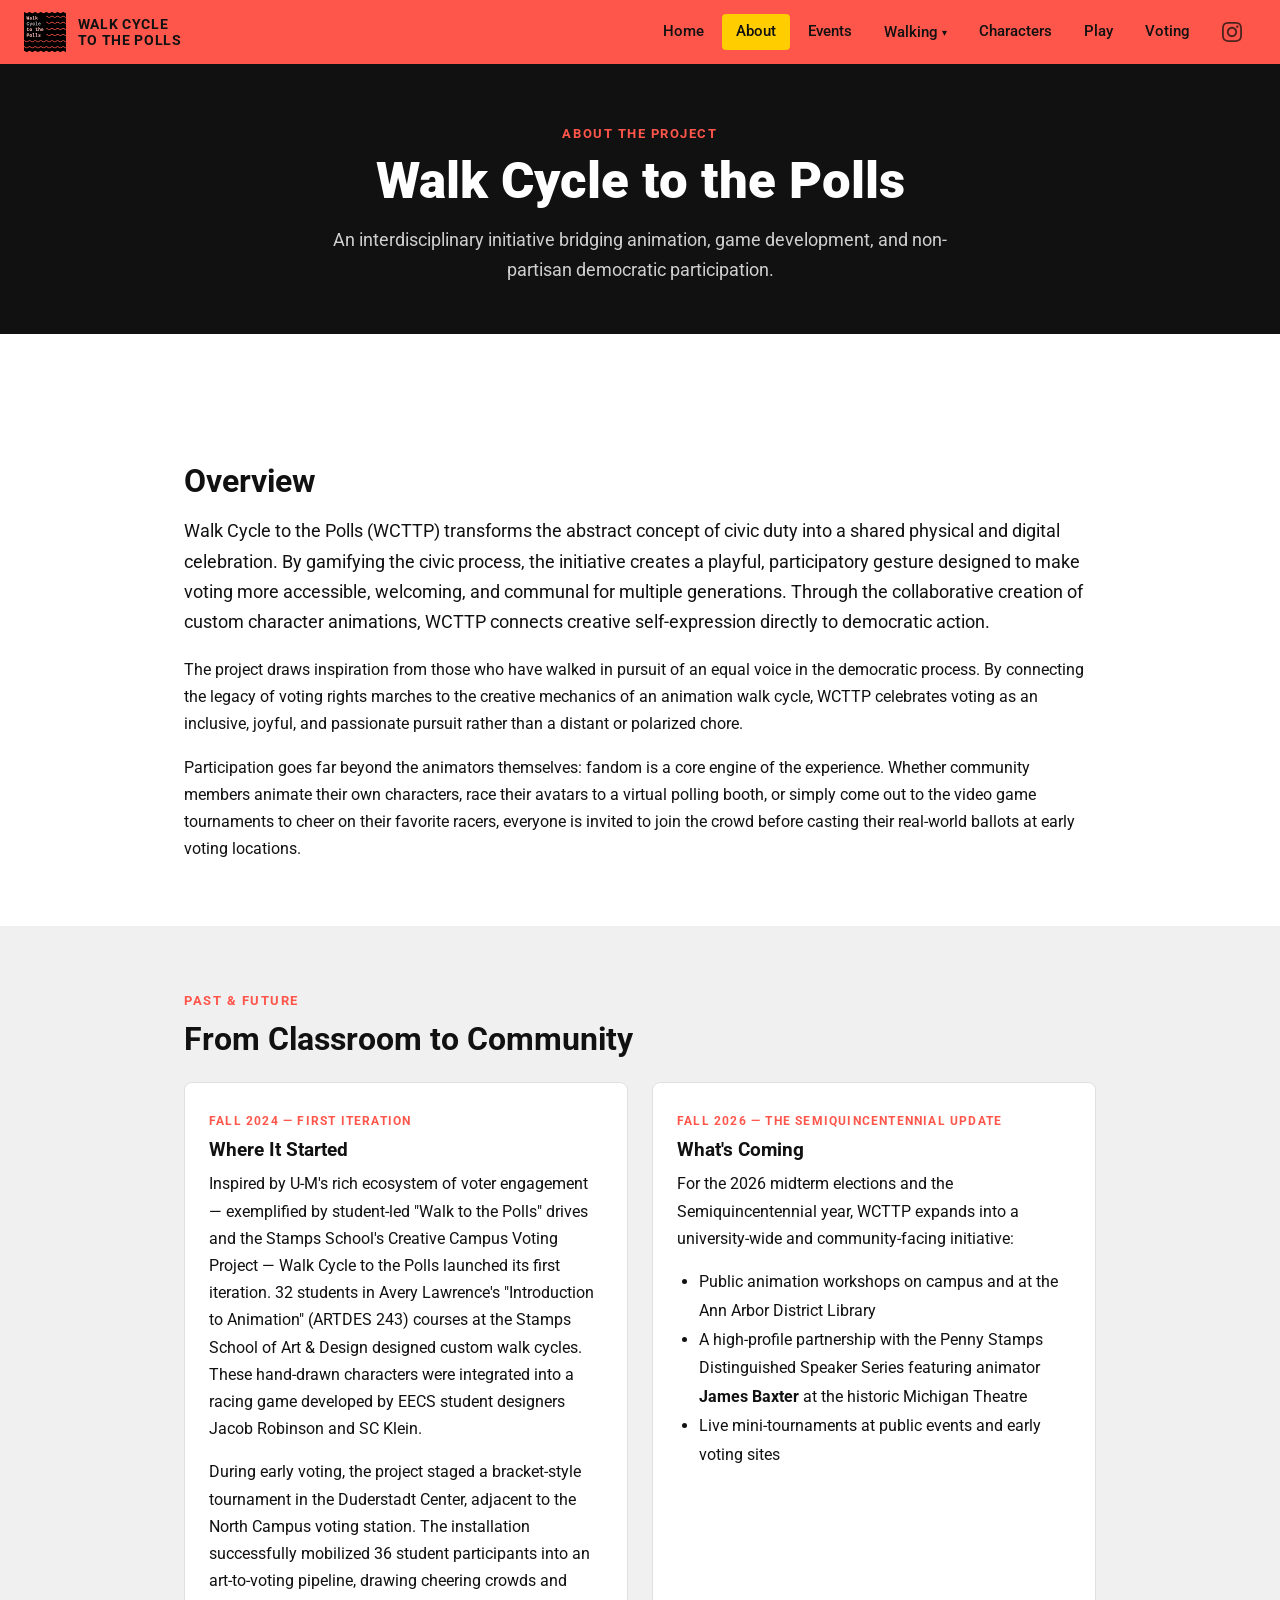
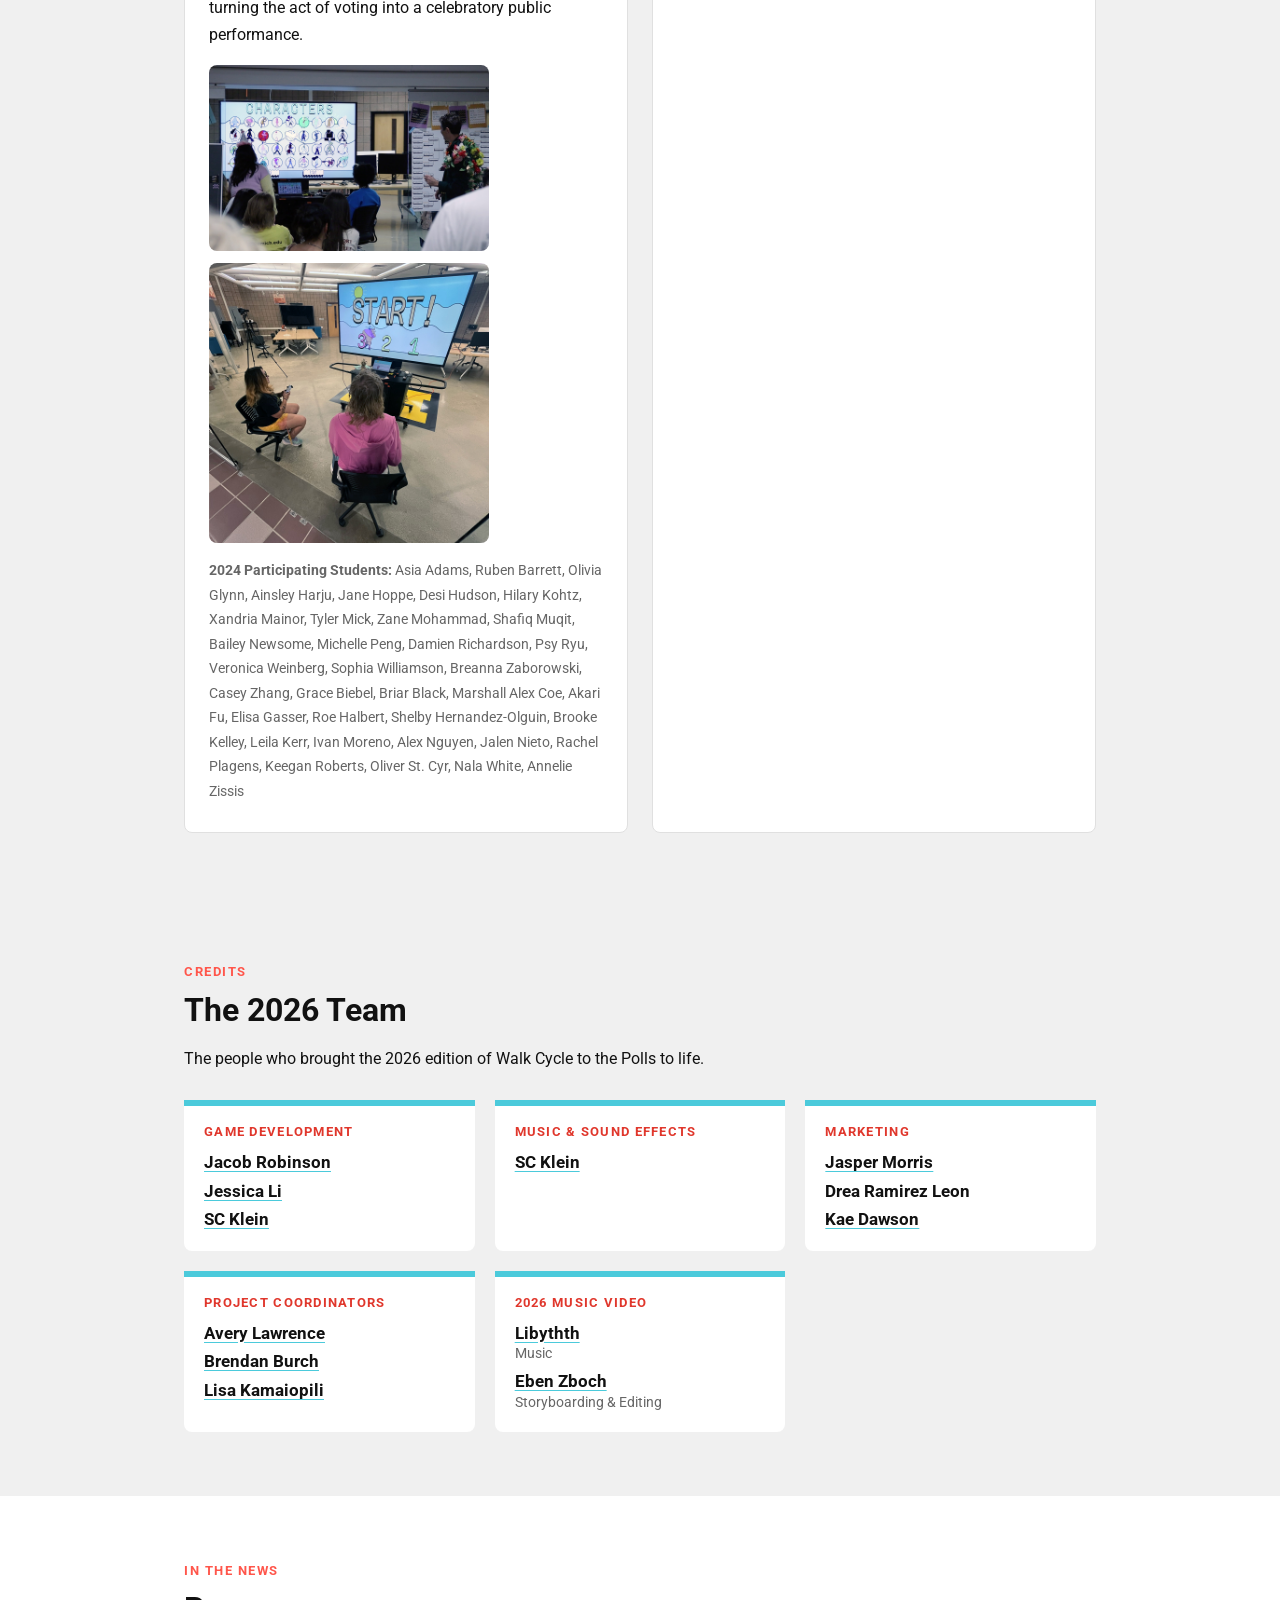
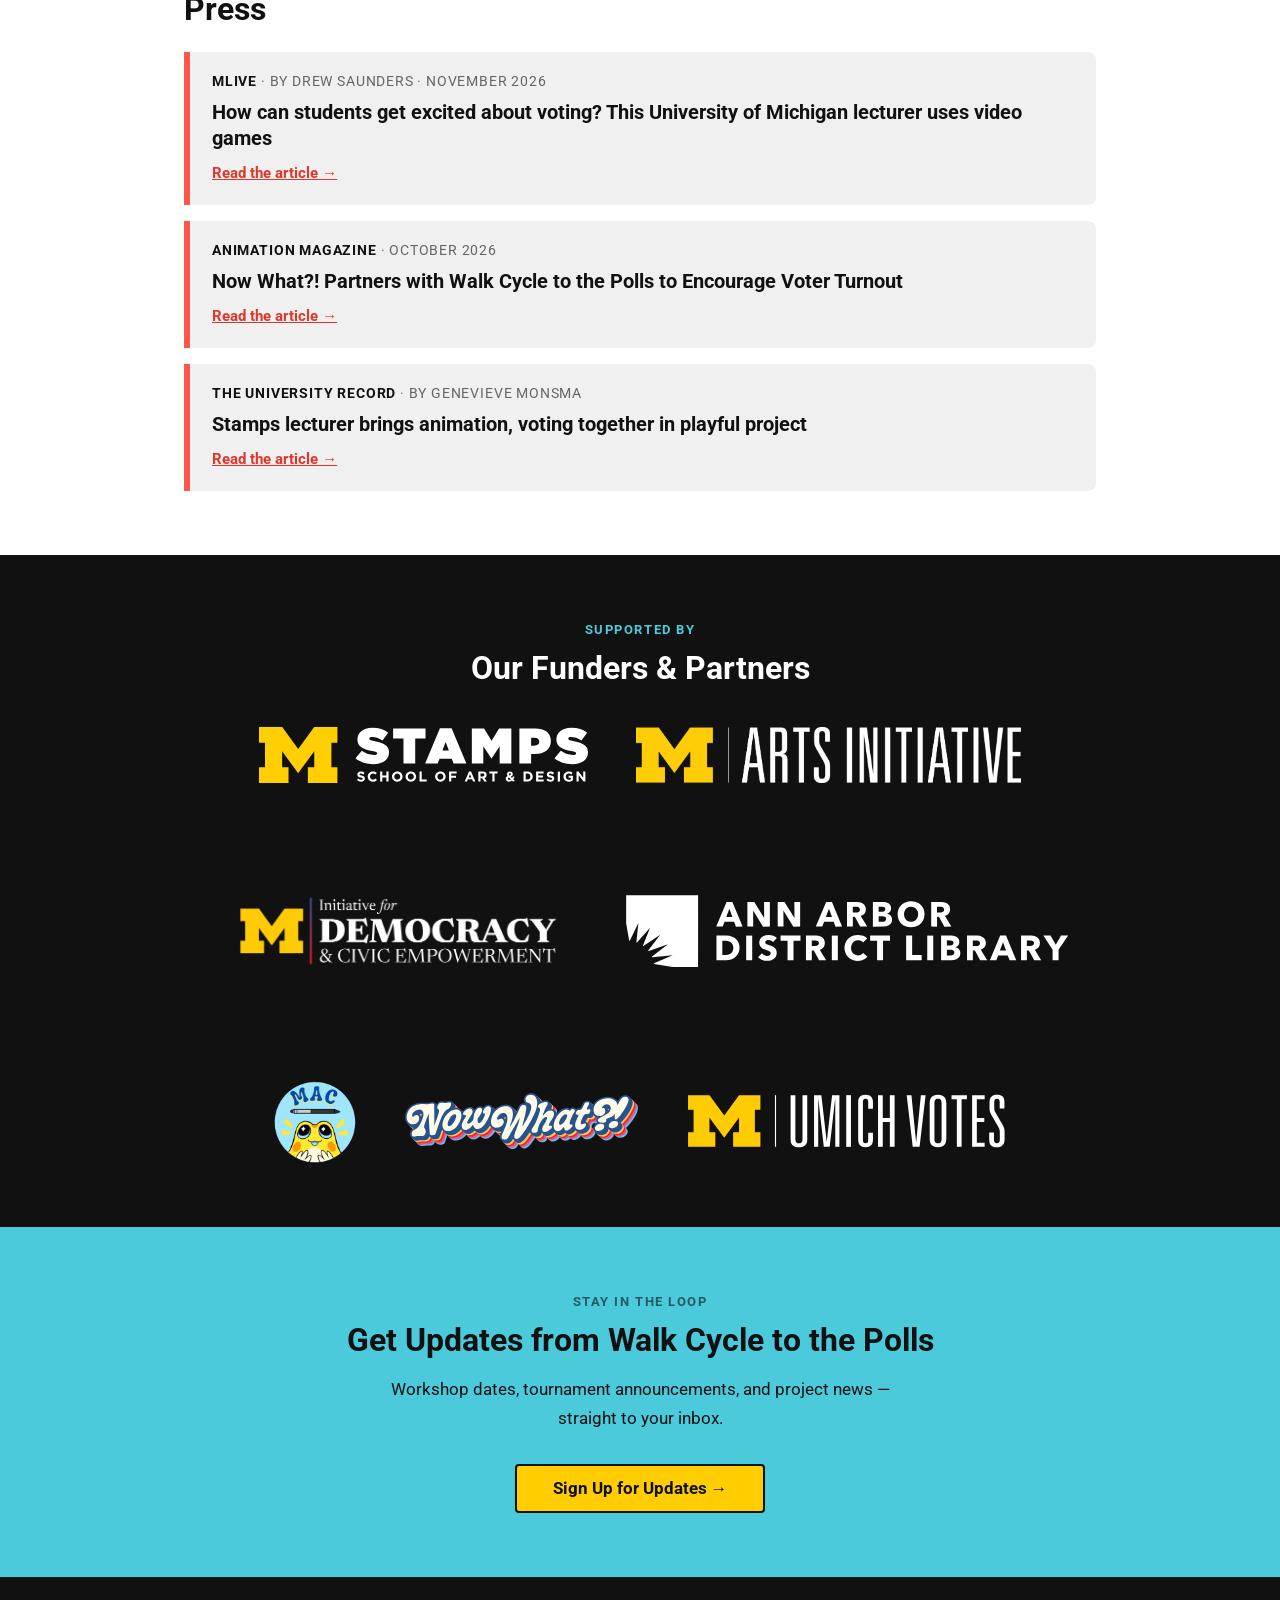
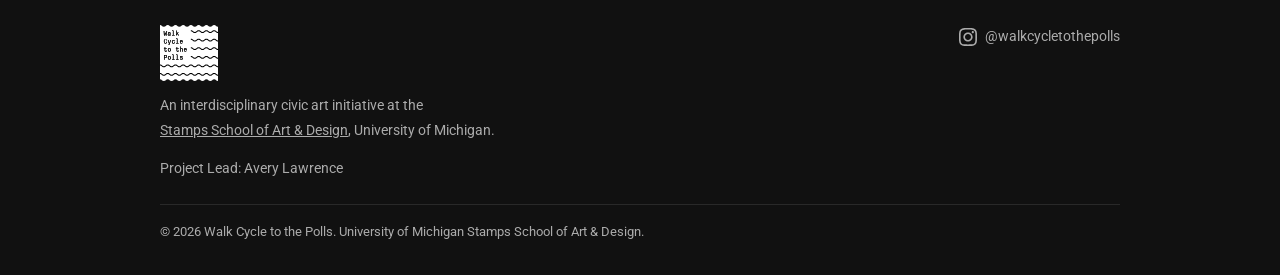
<file: about.html>
<!DOCTYPE html>
<html lang="en">
<head>
  <meta charset="UTF-8">
  <meta name="theme-color" content="#ff564b">
  <meta name="viewport" content="width=device-width, initial-scale=1.0">
  <link rel="icon" href="/favicon.ico" sizes="any">
  <link rel="icon" type="image/png" sizes="32x32" href="/favicon-32x32.png">
  <link rel="icon" type="image/png" sizes="16x16" href="/favicon-16x16.png">
  <link rel="apple-touch-icon" href="/apple-touch-icon.png">
  <meta name="description" content="About Walk Cycle to the Polls — the project, its history, and the collaborators behind it.">
  <meta property="og:type" content="website">
  <meta property="og:title" content="About — Walk Cycle to the Polls">
  <meta property="og:description" content="About Walk Cycle to the Polls — the project, its history, and the collaborators behind it.">
  <meta property="og:image" content="https://www.walkcycletothepolls.com/images/social/og-preview.png">
  <meta property="og:url" content="https://www.walkcycletothepolls.com/about.html">
  <meta name="twitter:card" content="summary_large_image">
  <meta name="twitter:title" content="About — Walk Cycle to the Polls">
  <meta name="twitter:description" content="About Walk Cycle to the Polls — the project, its history, and the collaborators behind it.">
  <meta name="twitter:image" content="https://www.walkcycletothepolls.com/images/social/og-preview.png">
  <title>About — Walk Cycle to the Polls</title>
  <link rel="preconnect" href="https://fonts.googleapis.com">
  <link rel="preconnect" href="https://fonts.gstatic.com" crossorigin>
  <link href="https://fonts.googleapis.com/css2?family=Roboto:wght@400;500;700;900&display=swap" rel="stylesheet">
  <link rel="stylesheet" href="css/style.css?v=19">
</head>
<body>

  <a class="skip-link" href="#main-content">Skip to main content</a>

  <nav aria-label="Main navigation">
    <div class="nav-inner">
    <a href="index.html" class="nav-logo" aria-label="Walk Cycle to the Polls — home">
      <img src="graphics/WCTTP-logo-STANDARD.svg" alt="Walk Cycle to the Polls logo">
      <span class="nav-logo-text">Walk Cycle<br>to the Polls</span>
    </a>
    <button class="nav-toggle" id="nav-toggle" aria-expanded="false" aria-controls="nav-links" aria-label="Open menu">☰</button>
    <ul class="nav-links" id="nav-links" role="list">
      <li><a href="index.html">Home</a></li>
      <li><a href="about.html" class="active">About</a></li>
      <li><a href="events.html">Events</a></li>
      <li>
        <button class="nav-parent" aria-expanded="false" aria-haspopup="true">
          Walking <span class="nav-arrow" aria-hidden="true">▾</span>
        </button>
        <ul class="dropdown" role="list">
          <li><a href="walking/walk-cycles.html">Walk Cycles</a></li>
          <li><a href="walking/history.html">History of Walking</a></li>
          <li><a href="walking/make-a-walk-cycle.html">Make a Walk Cycle</a></li>
          <li><a href="walking/how-to-submit.html">How to Submit</a></li>
          <li><a href="walking/sprite-sheet-maker.html">Sprite Sheet Maker</a></li>
          <li><a href="walking/upload-walk-cycle.html">Contribute to the Game!</a></li>
        </ul>
      </li>
      <li><a href="characters.html">Characters</a></li>
      <li><a href="play.html">Play</a></li>
      <li><a href="voting.html">Voting</a></li>
      <li>
        <a class="nav-instagram" href="https://www.instagram.com/walkcycletothepolls" target="_blank" rel="noopener noreferrer" aria-label="Walk Cycle to the Polls on Instagram">
          <svg aria-hidden="true" width="20" height="20" viewBox="0 0 24 24" fill="currentColor"><path d="M12 2.163c3.204 0 3.584.012 4.85.07 3.252.148 4.771 1.691 4.919 4.919.058 1.265.069 1.645.069 4.849 0 3.205-.012 3.584-.069 4.849-.149 3.225-1.664 4.771-4.919 4.919-1.266.058-1.644.07-4.85.07-3.204 0-3.584-.012-4.849-.07-3.26-.149-4.771-1.699-4.919-4.92-.058-1.265-.07-1.644-.07-4.849 0-3.204.013-3.583.07-4.849.149-3.227 1.664-4.771 4.919-4.919 1.266-.057 1.645-.069 4.849-.069zm0-2.163c-3.259 0-3.667.014-4.947.072-4.358.2-6.78 2.618-6.98 6.98-.059 1.281-.073 1.689-.073 4.948 0 3.259.014 3.668.072 4.948.2 4.358 2.618 6.78 6.98 6.98 1.281.058 1.689.072 4.948.072 3.259 0 3.668-.014 4.948-.072 4.354-.2 6.782-2.618 6.979-6.98.059-1.28.073-1.689.073-4.948 0-3.259-.014-3.667-.072-4.947-.196-4.354-2.617-6.78-6.979-6.98-1.281-.059-1.69-.073-4.949-.073zm0 5.838c-3.403 0-6.162 2.759-6.162 6.162s2.759 6.163 6.162 6.163 6.162-2.759 6.162-6.163c0-3.403-2.759-6.162-6.162-6.162zm0 10.162c-2.209 0-4-1.79-4-4 0-2.209 1.791-4 4-4s4 1.791 4 4c0 2.21-1.791 4-4 4zm6.406-11.845c-.796 0-1.441.645-1.441 1.44s.645 1.44 1.441 1.44c.795 0 1.439-.645 1.439-1.44s-.644-1.44-1.439-1.44z"/></svg>
        </a>
      </li>
    </ul>
    </div>
  </nav>

  <div class="page-wrapper">
    <main id="main-content">

      <header class="page-hero">
        <div class="container">
          <span class="eyebrow">About the Project</span>
          <h1>Walk Cycle to the Polls</h1>
          <p class="lead">An interdisciplinary initiative bridging animation, game development, and non-partisan democratic participation.</p>
        </div>
      </header>

      <!-- Overview -->
      <section class="section" aria-labelledby="overview-heading">
        <div class="container prose">
          <h2 id="overview-heading">Overview</h2>
          <p class="lead">Walk Cycle to the Polls (WCTTP) transforms the abstract concept of civic duty into a shared physical and digital celebration. By gamifying the civic process, the initiative creates a playful, participatory gesture designed to make voting more accessible, welcoming, and communal for multiple generations. Through the collaborative creation of custom character animations, WCTTP connects creative self-expression directly to democratic action.</p>
          <p>The project draws inspiration from those who have walked in pursuit of an equal voice in the democratic process. By connecting the legacy of voting rights marches to the creative mechanics of an animation walk cycle, WCTTP celebrates voting as an inclusive, joyful, and passionate pursuit rather than a distant or polarized chore.</p>
          <p>Participation goes far beyond the animators themselves: fandom is a core engine of the experience. Whether community members animate their own characters, race their avatars to a virtual polling booth, or simply come out to the video game tournaments to cheer on their favorite racers, everyone is invited to join the crowd before casting their real-world ballots at early voting locations.</p>
        </div>
      </section>

      <!-- Timeline: 2024 / 2026 -->
      <section class="section section--gray" aria-labelledby="history-heading">
        <div class="container">
          <span class="eyebrow">Past &amp; Future</span>
          <h2 id="history-heading">From Classroom to Community</h2>
          <div class="card-grid mt-24">
            <div class="card">
              <div class="card__label">Fall 2024 — First Iteration</div>
              <h3>Where It Started</h3>
              <p>Inspired by U-M's rich ecosystem of voter engagement — exemplified by student-led "Walk to the Polls" drives and the Stamps School's Creative Campus Voting Project — Walk Cycle to the Polls launched its first iteration. 32 students in Avery Lawrence's "Introduction to Animation" (ARTDES 243) courses at the Stamps School of Art &amp; Design designed custom walk cycles. These hand-drawn characters were integrated into a racing game developed by EECS student designers Jacob Robinson and SC Klein.</p>
              <p>During early voting, the project staged a bracket-style tournament in the Duderstadt Center, adjacent to the North Campus voting station. The installation successfully mobilized 36 student participants into an art-to-voting pipeline, drawing cheering crowds and turning the act of voting into a celebratory public performance.</p>
              <div style="display:flex; gap:12px; flex-wrap:wrap; margin-top:16px;">
                <img src="images/2024-pilot/WalkCycletothePolls-F24-documentation.04.jpg" alt="2024 Walk Cycle to the Polls tournament documentation" style="flex:1 1 200px; max-width:280px; border-radius:8px;">
                <img src="images/2024-pilot/WalkCycletothePolls-F24-documentation.05.jpg" alt="2024 Walk Cycle to the Polls tournament documentation" style="flex:1 1 200px; max-width:280px; border-radius:8px;">
              </div>
              <p style="margin-top:16px; font-size:0.9rem; color:var(--gray);"><strong>2024 Participating Students:</strong> Asia Adams, Ruben Barrett, Olivia Glynn, Ainsley Harju, Jane Hoppe, Desi Hudson, Hilary Kohtz, Xandria Mainor, Tyler Mick, Zane Mohammad, Shafiq Muqit, Bailey Newsome, Michelle Peng, Damien Richardson, Psy Ryu, Veronica Weinberg, Sophia Williamson, Breanna Zaborowski, Casey Zhang, Grace Biebel, Briar Black, Marshall Alex Coe, Akari Fu, Elisa Gasser, Roe Halbert, Shelby Hernandez-Olguin, Brooke Kelley, Leila Kerr, Ivan Moreno, Alex Nguyen, Jalen Nieto, Rachel Plagens, Keegan Roberts, Oliver St. Cyr, Nala White, Annelie Zissis</p>
            </div>
            <div class="card">
              <div class="card__label">Fall 2026 — The Semiquincentennial Update</div>
              <h3>What's Coming</h3>
              <p>For the 2026 midterm elections and the Semiquincentennial year, WCTTP expands into a university-wide and community-facing initiative:</p>
              <ul style="padding-left:1.4em; margin-top:10px; line-height:1.8;">
                <li>Public animation workshops on campus and at the Ann Arbor District Library</li>
                <li>A high-profile partnership with the Penny Stamps Distinguished Speaker Series featuring animator <strong>James Baxter</strong> at the historic Michigan Theatre</li>
                <li>Live mini-tournaments at public events and early voting sites</li>
              </ul>
            </div>
          </div>
        </div>
      </section>


      <!-- 2026 Team -->
      <section class="section section--gray" aria-labelledby="team-heading">
        <div class="container">
          <span class="eyebrow">Credits</span>
          <h2 id="team-heading">The 2026 Team</h2>
          <p>The people who brought the 2026 edition of Walk Cycle to the Polls to life.</p>
          <div class="credit-grid">
            <div class="credit-group">
              <h3>Game Development</h3>
              <ul role="list">
                <li><a href="https://www.linkedin.com/in/robinsonmjacob/" target="_blank" rel="noopener noreferrer">Jacob Robinson</a></li>
                <li><a href="https://www.linkedin.com/in/jessica-li-a2abb528a/" target="_blank" rel="noopener noreferrer">Jessica Li</a></li>
                <li><a href="https://www.linkedin.com/in/sofia-klein-52a618322/" target="_blank" rel="noopener noreferrer">SC Klein</a></li>
              </ul>
            </div>
            <div class="credit-group">
              <h3>Music &amp; Sound Effects</h3>
              <ul role="list">
                <li><a href="https://www.linkedin.com/in/sofia-klein-52a618322/" target="_blank" rel="noopener noreferrer">SC Klein</a></li>
              </ul>
            </div>
            <div class="credit-group">
              <h3>Marketing</h3>
              <ul role="list">
                <li><a href="https://www.linkedin.com/in/jasper-morris-7815562b9/" target="_blank" rel="noopener noreferrer">Jasper Morris</a></li>
                <li>Drea Ramirez Leon</li>
                <li><a href="https://www.linkedin.com/in/kae-dawson/" target="_blank" rel="noopener noreferrer">Kae Dawson</a></li>
              </ul>
            </div>
            <div class="credit-group">
              <h3>Project Coordinators</h3>
              <ul role="list">
                <li><a href="https://stamps.umich.edu/people/avery-lawrence" target="_blank" rel="noopener noreferrer">Avery Lawrence</a></li>
                <li><a href="https://www.linkedin.com/in/brendanburch/" target="_blank" rel="noopener noreferrer">Brendan Burch</a></li>
                <li><a href="https://www.instagram.com/shiny.doggy/" target="_blank" rel="noopener noreferrer">Lisa Kamaiopili</a></li>
              </ul>
            </div>
            <div class="credit-group">
              <h3>2026 Music Video</h3>
              <ul role="list">
                <li><a href="https://open.spotify.com/artist/7Cd5LiGMHOSOM8M2zehF9l" target="_blank" rel="noopener noreferrer">Libythth</a> <span class="credit-role">Music</span></li>
                <li><a href="https://ebenzboch.com/" target="_blank" rel="noopener noreferrer">Eben Zboch</a> <span class="credit-role">Storyboarding &amp; Editing</span></li>
              </ul>
            </div>
          </div>
        </div>
      </section>

      <!-- Press -->
      <section class="section" aria-labelledby="press-heading">
        <div class="container">
          <span class="eyebrow">In the News</span>
          <h2 id="press-heading">Press</h2>
          <ul class="press-list" role="list">
            <li class="press-item">
              <div class="press-item__meta"><strong>MLive</strong> &middot; by Drew Saunders &middot; November 2026</div>
              <h3 class="press-item__title"><a href="https://www.mlive.com/news/ann-arbor/2026/11/how-can-students-get-excited-about-voting-this-university-of-michigan-lecturer-uses-video-games.html" target="_blank" rel="noopener noreferrer">How can students get excited about voting? This University of Michigan lecturer uses video games</a></h3>
              <a class="press-item__link" href="https://www.mlive.com/news/ann-arbor/2026/11/how-can-students-get-excited-about-voting-this-university-of-michigan-lecturer-uses-video-games.html" target="_blank" rel="noopener noreferrer" aria-hidden="true" tabindex="-1">Read the article &rarr;</a>
            </li>
            <li class="press-item">
              <div class="press-item__meta"><strong>Animation Magazine</strong> &middot; October 2026</div>
              <h3 class="press-item__title"><a href="https://www.animationmagazine.net/2026/10/now-what-partners-with-walk-cycle-to-the-polls-to-encourage-voter-turnout/" target="_blank" rel="noopener noreferrer">Now What?! Partners with Walk Cycle to the Polls to Encourage Voter Turnout</a></h3>
              <a class="press-item__link" href="https://www.animationmagazine.net/2026/10/now-what-partners-with-walk-cycle-to-the-polls-to-encourage-voter-turnout/" target="_blank" rel="noopener noreferrer" aria-hidden="true" tabindex="-1">Read the article &rarr;</a>
            </li>
            <li class="press-item">
              <div class="press-item__meta"><strong>The University Record</strong> &middot; by Genevieve Monsma</div>
              <h3 class="press-item__title"><a href="https://record.umich.edu/articles/stamps-lecturer-brings-animation-voting-together-in-playful-project/" target="_blank" rel="noopener noreferrer">Stamps lecturer brings animation, voting together in playful project</a></h3>
              <a class="press-item__link" href="https://record.umich.edu/articles/stamps-lecturer-brings-animation-voting-together-in-playful-project/" target="_blank" rel="noopener noreferrer" aria-hidden="true" tabindex="-1">Read the article &rarr;</a>
            </li>
          </ul>
        </div>
      </section>

      <!-- Supported By -->
      <section class="section section--black" aria-labelledby="supporters-heading">
        <div class="container text-center">
          <span class="eyebrow">Supported By</span>
          <h2 id="supporters-heading" style="color:var(--white);">Our Funders &amp; Partners</h2>
          <div style="display:flex; flex-wrap:wrap; align-items:center; justify-content:center; gap:48px; margin-top:40px;">
            <a href="https://stamps.umich.edu" target="_blank" rel="noopener noreferrer" style="display:block; text-decoration:none;">
              <img src="images/grantors/Stamps-School-logo-white.svg" alt="Stamps School of Art &amp; Design, University of Michigan" style="height:56px; width:auto;">
            </a>
            <a href="https://artsinitiative.umich.edu" target="_blank" rel="noopener noreferrer" style="display:block; text-decoration:none;">
              <img src="images/grantors/ArtsInitiative-logo-white.png" alt="Arts Initiative, University of Michigan" style="height:56px; width:auto;">
            </a>
            <a href="https://ii.umich.edu/democracy" target="_blank" rel="noopener noreferrer" style="display:block; text-decoration:none;">
              <img src="images/grantors/DCE-logo-white.png" alt="Initiative for Democracy and Civic Empowerment, University of Michigan" style="height:200px; width:auto;">
            </a>
            <a href="https://aadl.org" target="_blank" rel="noopener noreferrer" style="display:block; text-decoration:none;">
              <img src="images/grantors/AADL_FullLogo_Stacked_White_Digital.svg" alt="Ann Arbor District Library" style="height:72px; width:auto;">
            </a>
            <a href="https://www.instagram.com/michigananimation/" target="_blank" rel="noopener noreferrer" style="display:block; text-decoration:none;">
              <img src="images/grantors/Michigan-Animation-Club_LOGO.png" alt="Michigan Animation Club" style="height:84px; width:auto; display:block;">
            </a>
            <a href="https://now-what.us/" target="_blank" rel="noopener noreferrer" style="display:block; text-decoration:none;">
              <img src="images/grantors/NowWhat-logo.svg" alt="Now What?!" style="height:56px; width:auto;">
            </a>
            <a href="https://govote.umich.edu/" target="_blank" rel="noopener noreferrer" style="display:block; text-decoration:none;">
              <img src="images/grantors/UMICH-Votes-logo-white.svg" alt="UMich Votes" style="height:56px; width:auto;">
            </a>
          </div>
        </div>
      </section>

      <!-- Stay in the Loop -->
      <section class="section section--orange" aria-labelledby="signup-about-heading" style="background:var(--orange);">
        <div class="container text-center">
          <span class="eyebrow" style="color:var(--black); opacity:0.6;">Stay in the Loop</span>
          <h2 id="signup-about-heading">Get Updates from Walk Cycle to the Polls</h2>
          <p style="max-width:560px; margin:12px auto 32px; font-size:1.05rem;">Workshop dates, tournament announcements, and project news — straight to your inbox.</p>
          <a
            class="btn btn--black"
            href="https://docs.google.com/forms/d/e/1FAIpQLScWQFDRftqZCxOscR_pRrbF4Js5421euI5GrYRLT9opeWxnPw/viewform"
            target="_blank"
            rel="noopener noreferrer"
            style="font-size:1.05rem; padding:14px 36px;"
          >Sign Up for Updates &rarr;</a>
        </div>
      </section>

    </main>

    <footer>
      <div class="footer-inner">
        <div>
          <div class="footer-logo">
            <img src="graphics/WCTTP-logo-White.svg" alt="Walk Cycle to the Polls">
          </div>
          <div class="footer-copy">
            <p>An interdisciplinary civic art initiative at the<br>
            <a href="https://stamps.umich.edu" target="_blank" rel="noopener noreferrer">Stamps School of Art &amp; Design</a>,
            University of Michigan.</p>
            <p class="mt-8">Project Lead: Avery Lawrence</p>
          </div>
        </div>
        <div class="footer-social">
          <a href="https://www.instagram.com/walkcycletothepolls" target="_blank" rel="noopener noreferrer" aria-label="Walk Cycle to the Polls on Instagram">
            <svg aria-hidden="true" width="18" height="18" viewBox="0 0 24 24" fill="currentColor"><path d="M12 2.163c3.204 0 3.584.012 4.85.07 3.252.148 4.771 1.691 4.919 4.919.058 1.265.069 1.645.069 4.849 0 3.205-.012 3.584-.069 4.849-.149 3.225-1.664 4.771-4.919 4.919-1.266.058-1.644.07-4.85.07-3.204 0-3.584-.012-4.849-.07-3.26-.149-4.771-1.699-4.919-4.92-.058-1.265-.07-1.644-.07-4.849 0-3.204.013-3.583.07-4.849.149-3.227 1.664-4.771 4.919-4.919 1.266-.057 1.645-.069 4.849-.069zm0-2.163c-3.259 0-3.667.014-4.947.072-4.358.2-6.78 2.618-6.98 6.98-.059 1.281-.073 1.689-.073 4.948 0 3.259.014 3.668.072 4.948.2 4.358 2.618 6.78 6.98 6.98 1.281.058 1.689.072 4.948.072 3.259 0 3.668-.014 4.948-.072 4.354-.2 6.782-2.618 6.979-6.98.059-1.28.073-1.689.073-4.948 0-3.259-.014-3.667-.072-4.947-.196-4.354-2.617-6.78-6.979-6.98-1.281-.059-1.69-.073-4.949-.073zm0 5.838c-3.403 0-6.162 2.759-6.162 6.162s2.759 6.163 6.162 6.163 6.162-2.759 6.162-6.163c0-3.403-2.759-6.162-6.162-6.162zm0 10.162c-2.209 0-4-1.79-4-4 0-2.209 1.791-4 4-4s4 1.791 4 4c0 2.21-1.791 4-4 4zm6.406-11.845c-.796 0-1.441.645-1.441 1.44s.645 1.44 1.441 1.44c.795 0 1.439-.645 1.439-1.44s-.644-1.44-1.439-1.44z"/></svg>
            @walkcycletothepolls
          </a>
        </div>
      </div>
      <div class="footer-bottom">
        <p>&copy; 2026 Walk Cycle to the Polls. University of Michigan Stamps School of Art &amp; Design.</p>
      </div>
    </footer>
  </div>

  <script src="js/nav.js"></script>
  <!-- Privacy-friendly visit counts (no cookies): https://walkcycletothepolls.goatcounter.com -->
  <script data-goatcounter="https://walkcycletothepolls.goatcounter.com/count" async src="https://gc.zgo.at/count.js"></script>
</body>
</html>
</file>
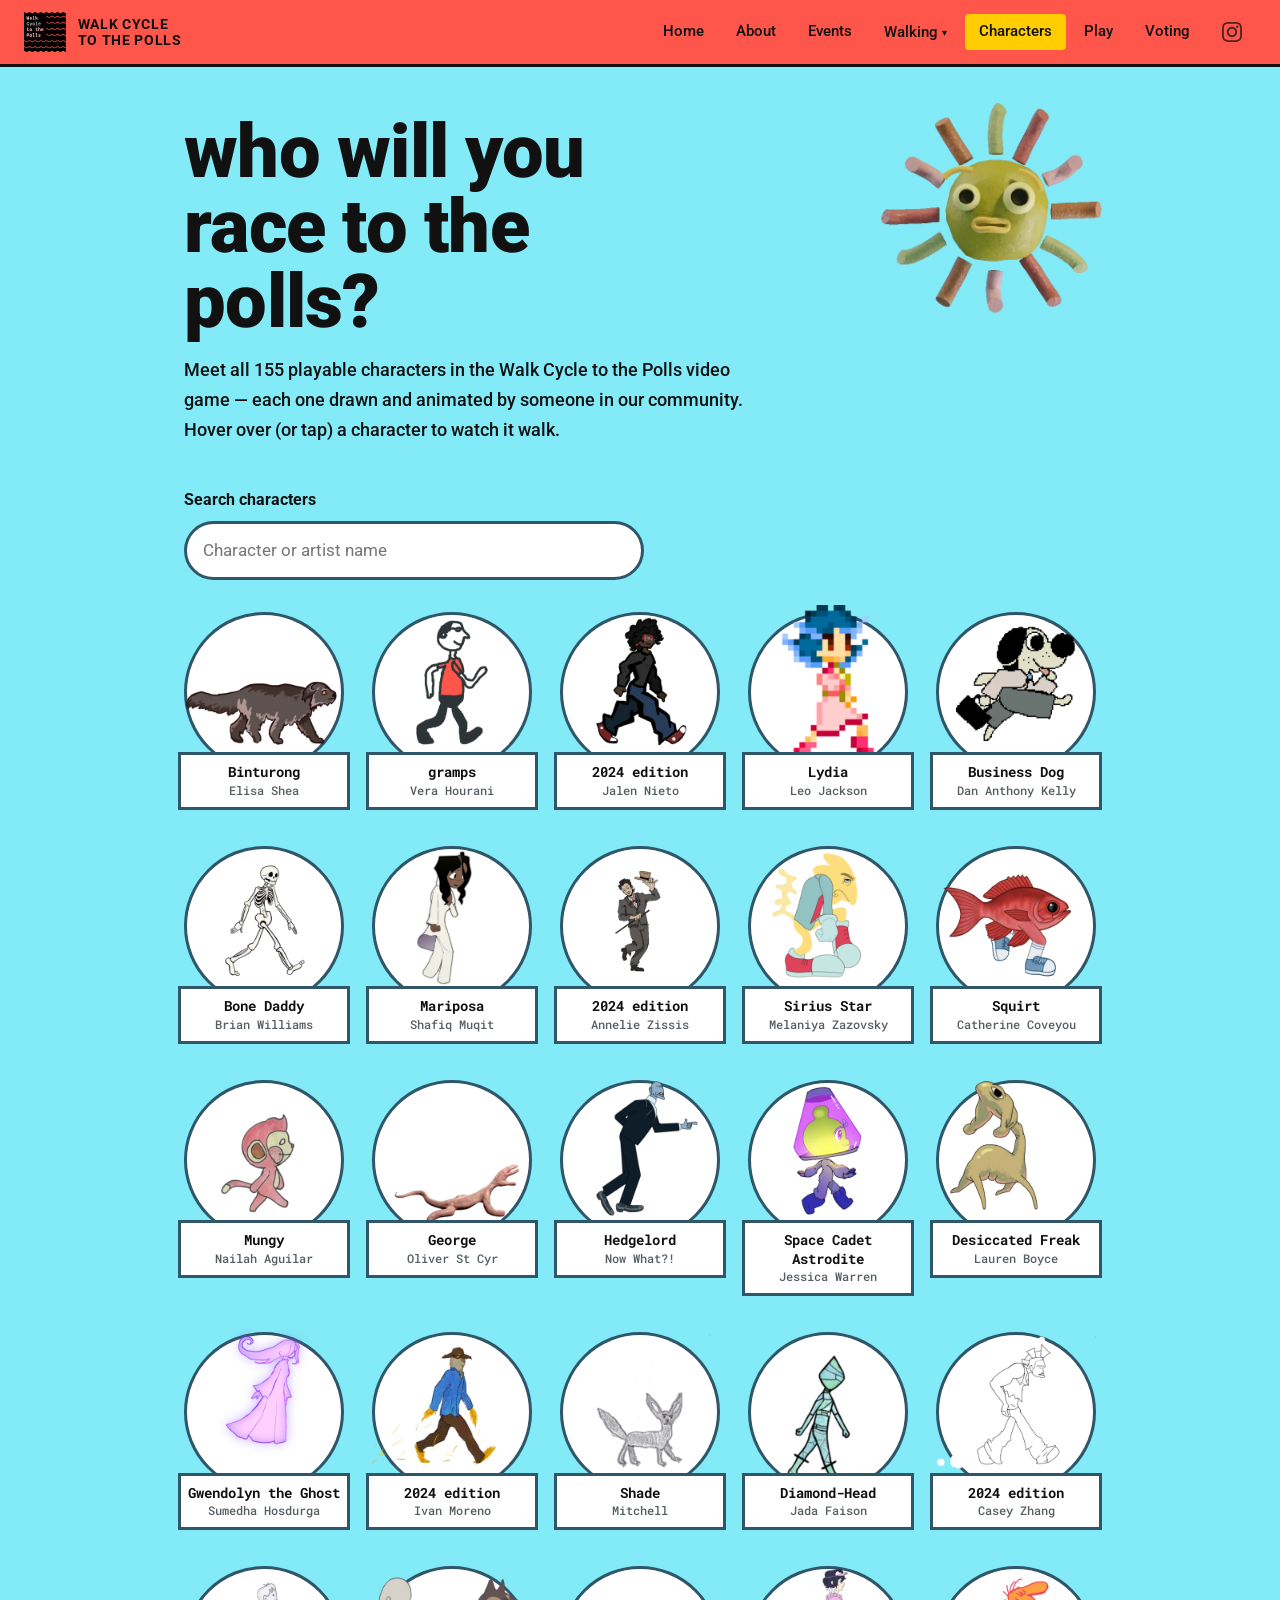
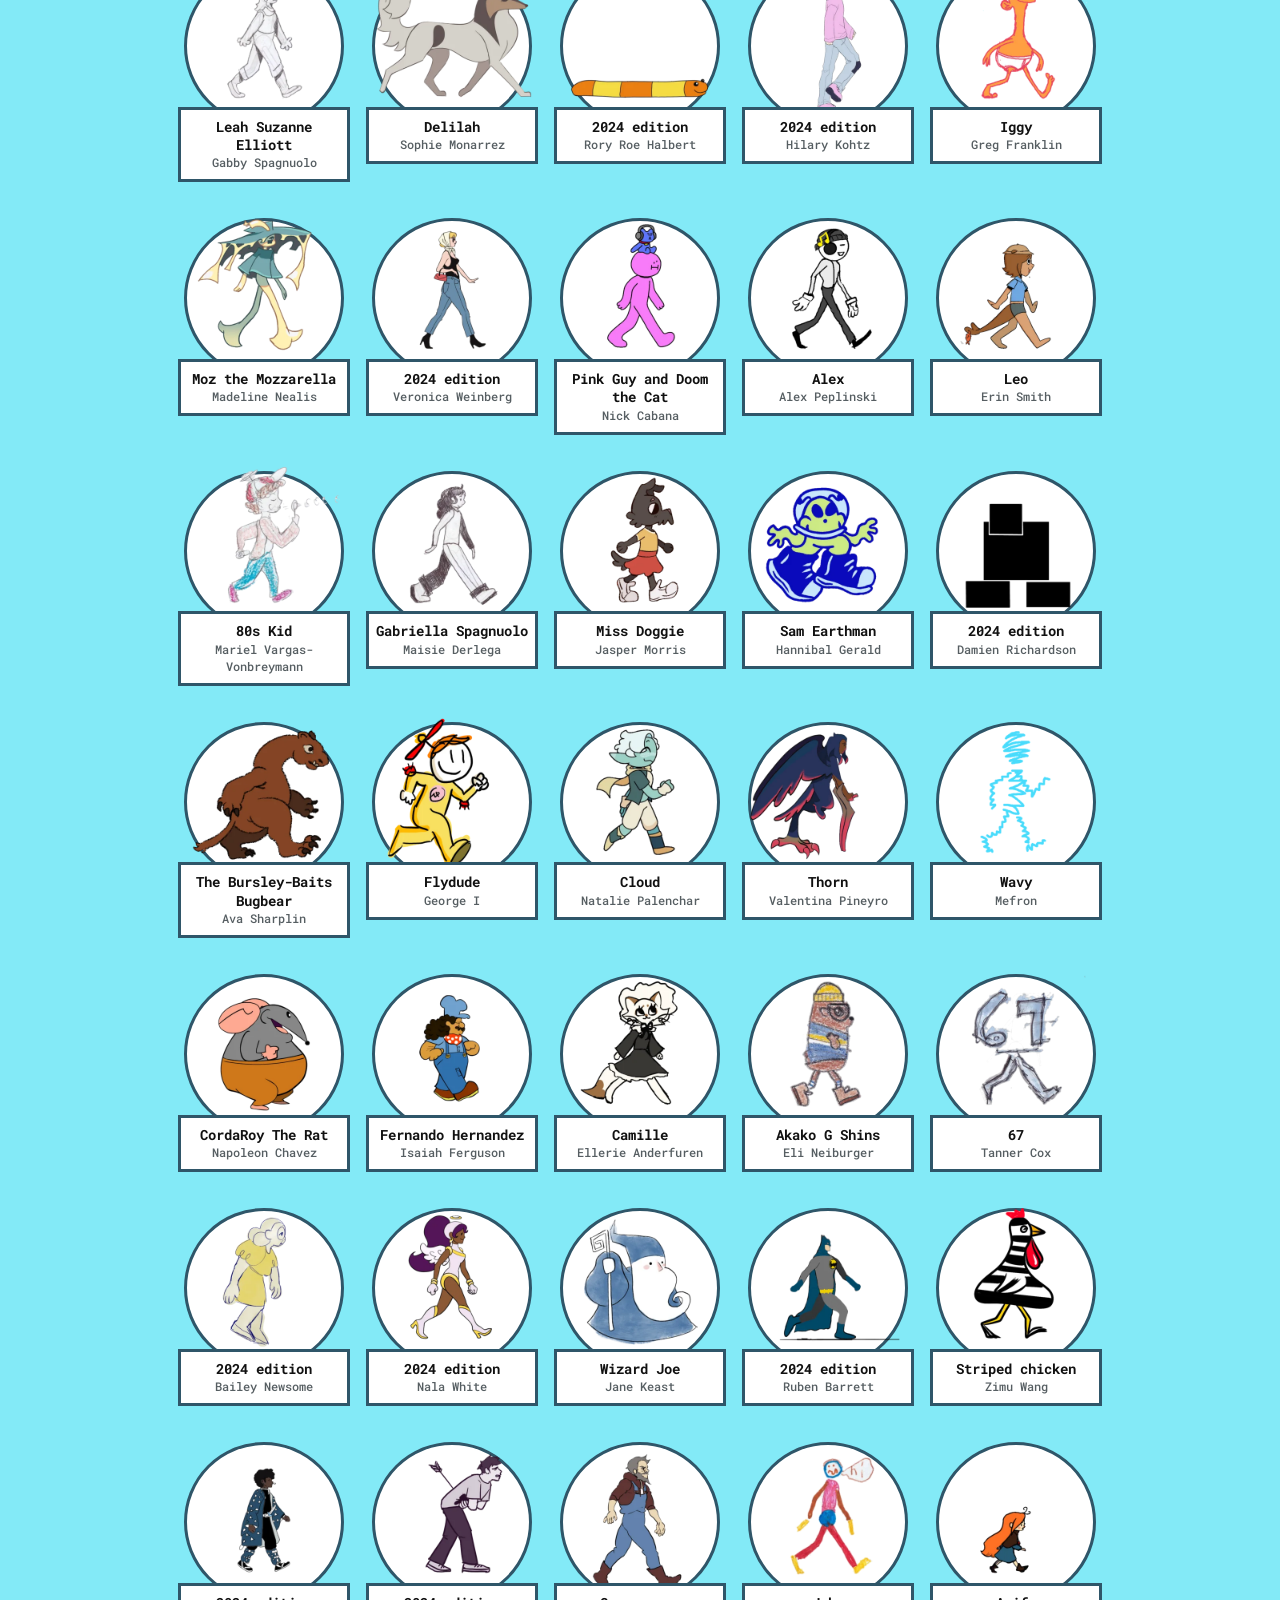
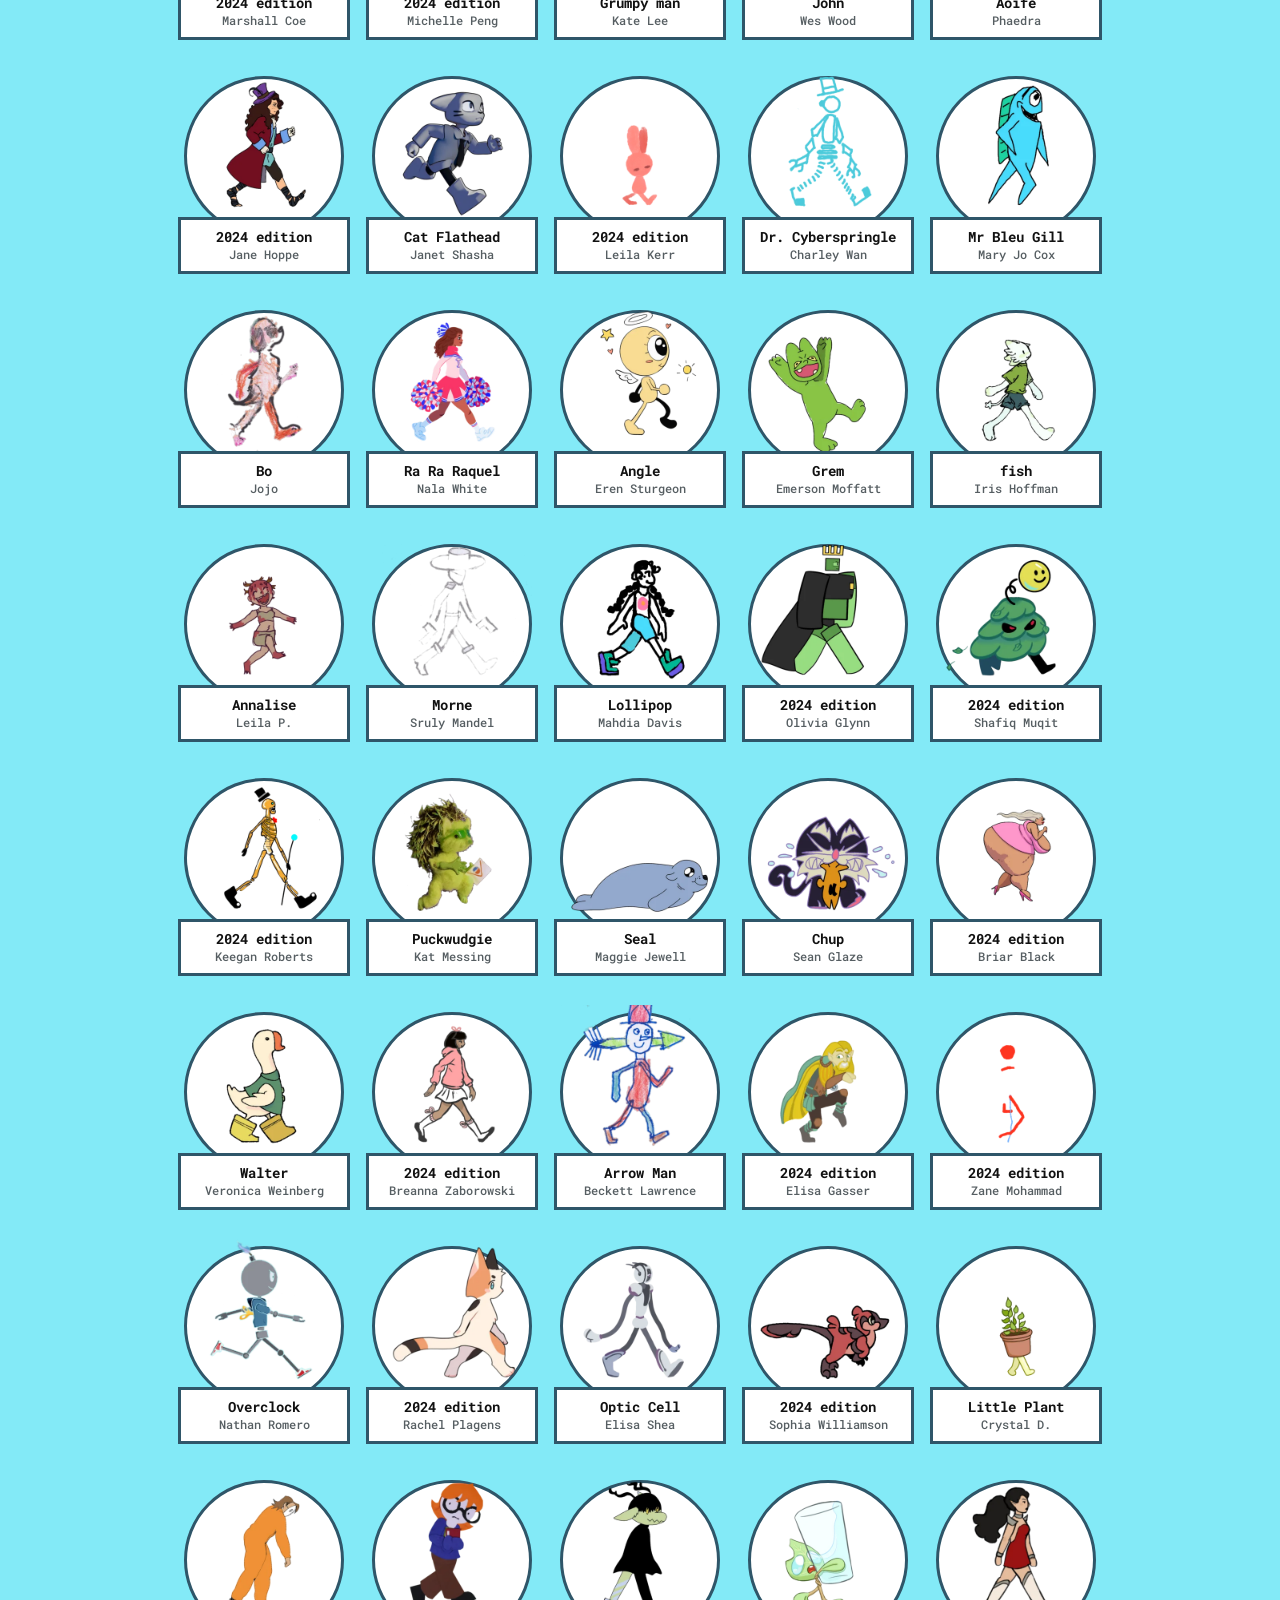
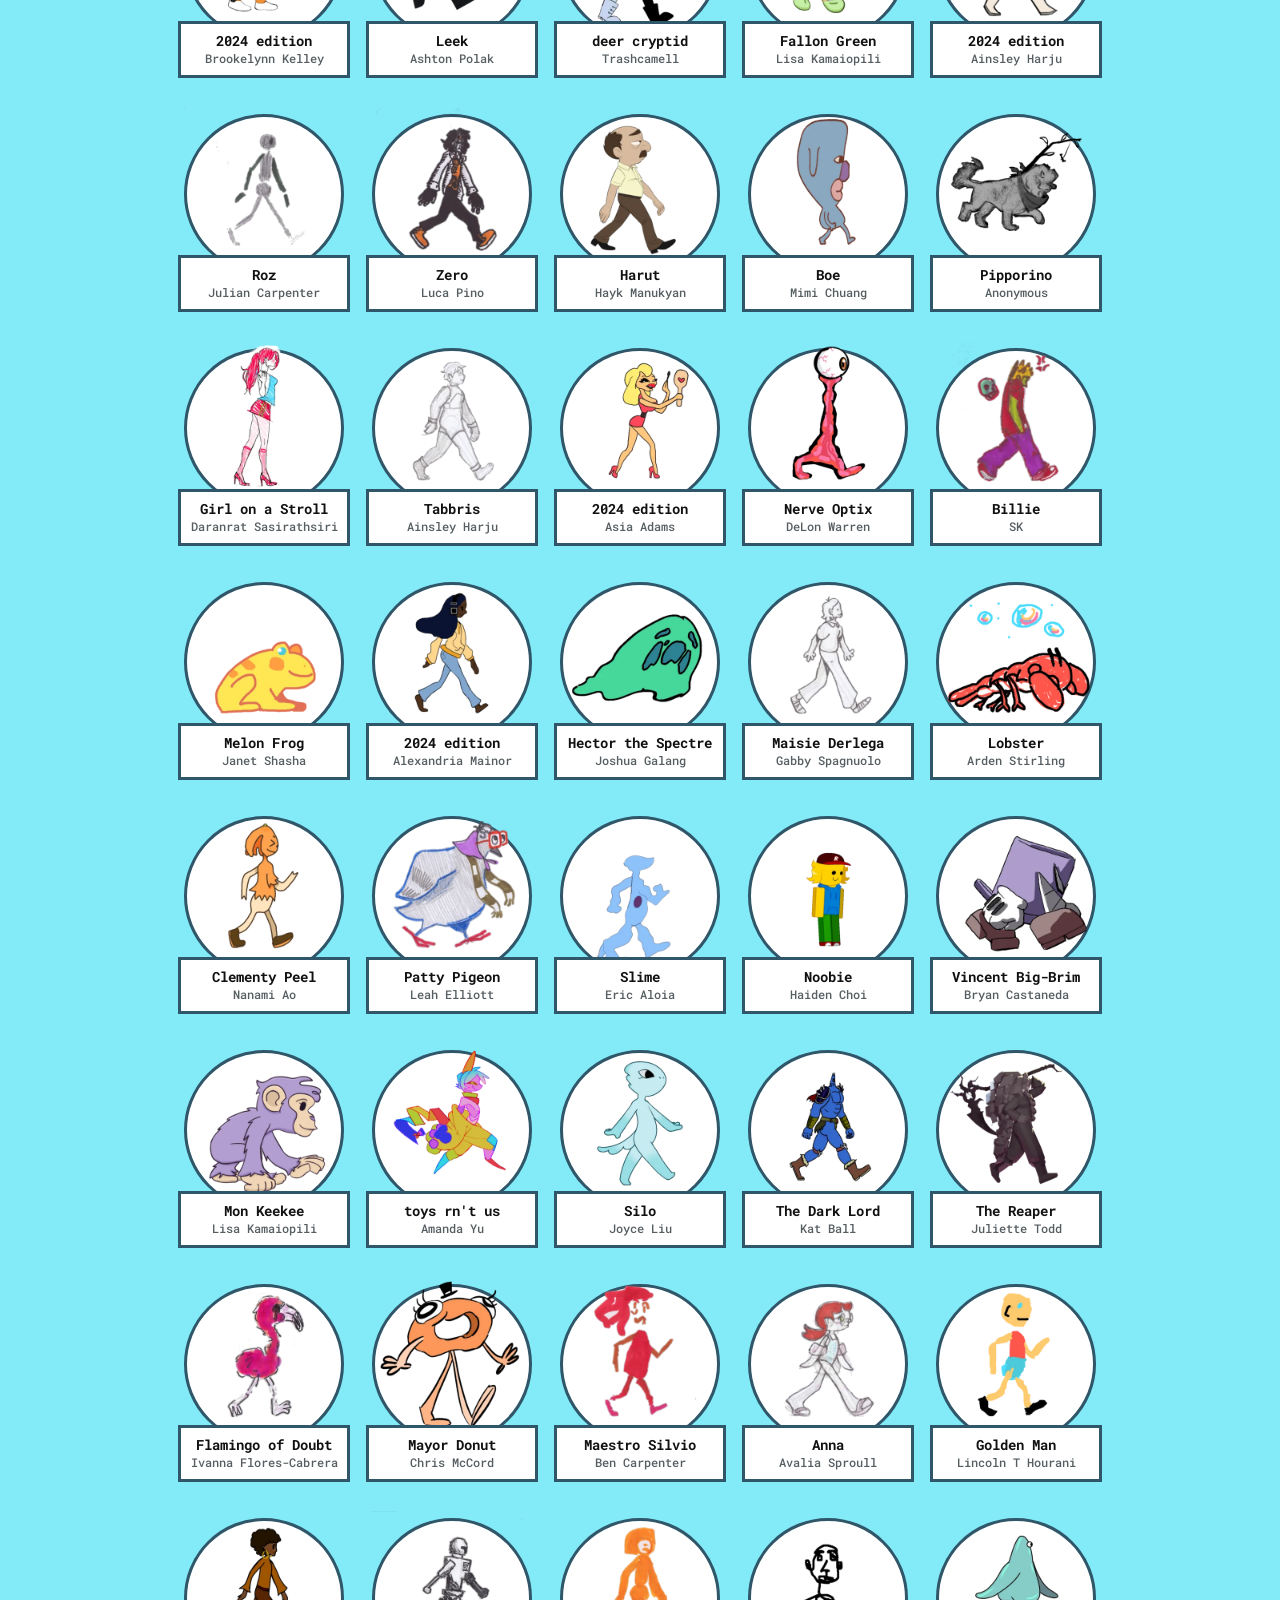
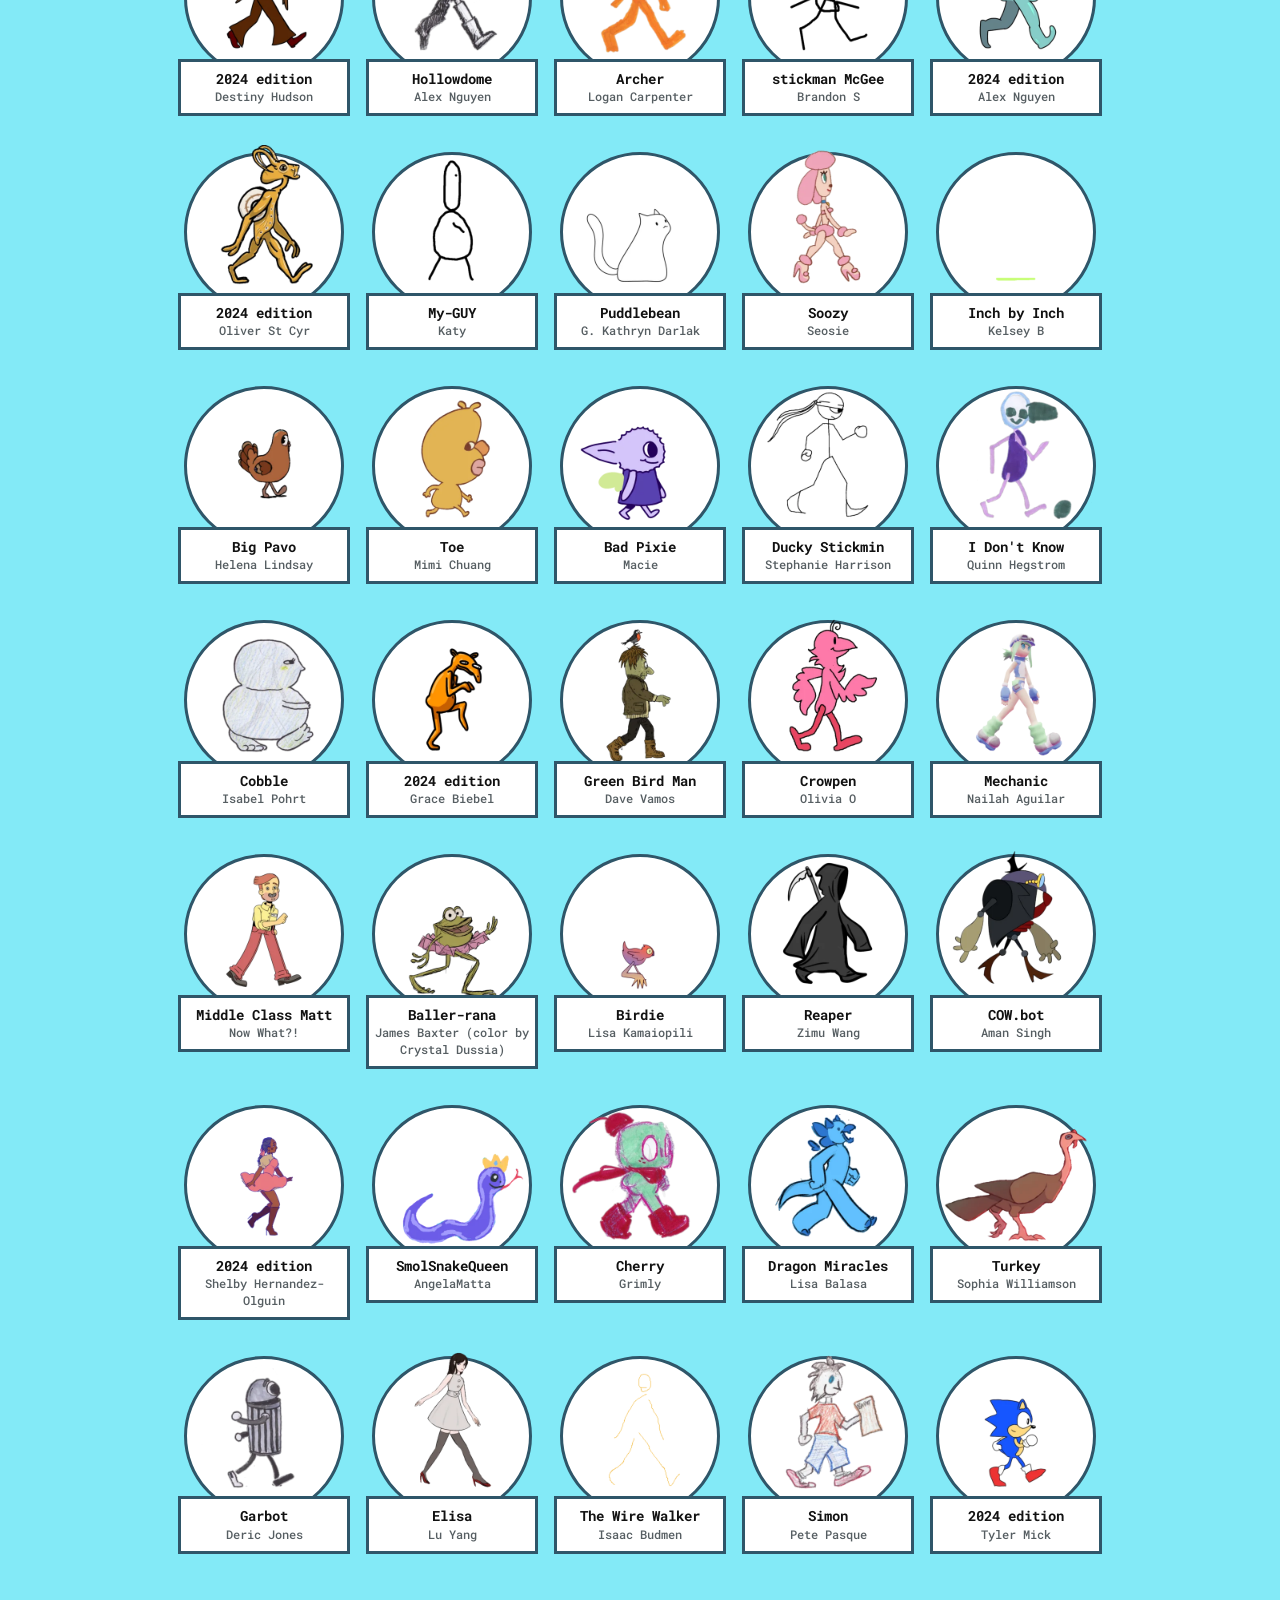
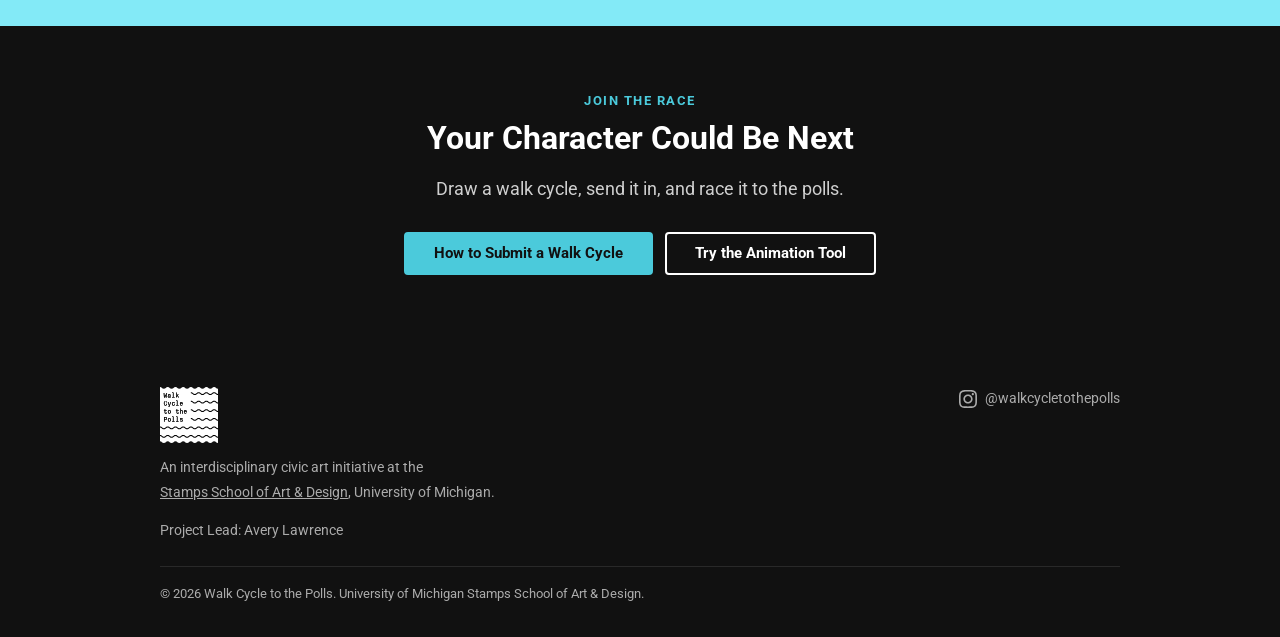
<file: characters.html>
<!DOCTYPE html>
<html lang="en">
<head>
  <meta charset="UTF-8">
  <meta name="theme-color" content="#ff564b">
  <meta name="viewport" content="width=device-width, initial-scale=1.0">
  <link rel="icon" href="/favicon.ico" sizes="any">
  <link rel="icon" type="image/png" sizes="32x32" href="/favicon-32x32.png">
  <link rel="icon" type="image/png" sizes="16x16" href="/favicon-16x16.png">
  <link rel="apple-touch-icon" href="/apple-touch-icon.png">
  <meta name="description" content="Meet some of the playable characters in the Walk Cycle to the Polls video game, each drawn and animated by a member of our community.">
  <meta property="og:type" content="website">
  <meta property="og:title" content="Characters — Walk Cycle to the Polls">
  <meta property="og:description" content="Meet some of the playable characters in the Walk Cycle to the Polls video game.">
  <meta property="og:image" content="https://www.walkcycletothepolls.com/images/social/og-preview.png">
  <meta property="og:url" content="https://www.walkcycletothepolls.com/characters.html">
  <meta name="twitter:card" content="summary_large_image">
  <meta name="twitter:title" content="Characters — Walk Cycle to the Polls">
  <meta name="twitter:description" content="Meet some of the playable characters in the Walk Cycle to the Polls video game.">
  <meta name="twitter:image" content="https://www.walkcycletothepolls.com/images/social/og-preview.png">
  <title>Characters — Walk Cycle to the Polls</title>
  <link rel="preconnect" href="https://fonts.googleapis.com">
  <link rel="preconnect" href="https://fonts.gstatic.com" crossorigin>
  <link href="https://fonts.googleapis.com/css2?family=Roboto:wght@400;500;700;900&display=swap" rel="stylesheet">
  <link href="https://fonts.googleapis.com/css2?family=Roboto+Mono:wght@500;700&display=swap" rel="stylesheet">
  <link rel="stylesheet" href="css/style.css?v=19">
</head>
<body>

  <a class="skip-link" href="#main-content">Skip to main content</a>

  <nav aria-label="Main navigation">
    <div class="nav-inner">
    <a href="index.html" class="nav-logo" aria-label="Walk Cycle to the Polls — home">
      <img src="graphics/WCTTP-logo-STANDARD.svg" alt="Walk Cycle to the Polls logo">
      <span class="nav-logo-text">Walk Cycle<br>to the Polls</span>
    </a>
    <button class="nav-toggle" id="nav-toggle" aria-expanded="false" aria-controls="nav-links" aria-label="Open menu">☰</button>
    <ul class="nav-links" id="nav-links" role="list">
      <li><a href="index.html">Home</a></li>
      <li><a href="about.html">About</a></li>
      <li><a href="events.html">Events</a></li>
      <li>
        <button class="nav-parent" aria-expanded="false" aria-haspopup="true">
          Walking <span class="nav-arrow" aria-hidden="true">▾</span>
        </button>
        <ul class="dropdown" role="list">
          <li><a href="walking/walk-cycles.html">Walk Cycles</a></li>
          <li><a href="walking/history.html">History of Walking</a></li>
          <li><a href="walking/make-a-walk-cycle.html">Make a Walk Cycle</a></li>
          <li><a href="walking/how-to-submit.html">How to Submit</a></li>
          <li><a href="walking/sprite-sheet-maker.html">Sprite Sheet Maker</a></li>
          <li><a href="walking/upload-walk-cycle.html">Contribute to the Game!</a></li>
        </ul>
      </li>
      <li><a href="characters.html" class="active">Characters</a></li>
      <li><a href="play.html">Play</a></li>
      <li><a href="voting.html">Voting</a></li>
      <li>
        <a class="nav-instagram" href="https://www.instagram.com/walkcycletothepolls" target="_blank" rel="noopener noreferrer" aria-label="Walk Cycle to the Polls on Instagram">
          <svg aria-hidden="true" width="20" height="20" viewBox="0 0 24 24" fill="currentColor"><path d="M12 2.163c3.204 0 3.584.012 4.85.07 3.252.148 4.771 1.691 4.919 4.919.058 1.265.069 1.645.069 4.849 0 3.205-.012 3.584-.069 4.849-.149 3.225-1.664 4.771-4.919 4.919-1.266.058-1.644.07-4.85.07-3.204 0-3.584-.012-4.849-.07-3.26-.149-4.771-1.699-4.919-4.92-.058-1.265-.07-1.644-.07-4.849 0-3.204.013-3.583.07-4.849.149-3.227 1.664-4.771 4.919-4.919 1.266-.057 1.645-.069 4.849-.069zm0-2.163c-3.259 0-3.667.014-4.947.072-4.358.2-6.78 2.618-6.98 6.98-.059 1.281-.073 1.689-.073 4.948 0 3.259.014 3.668.072 4.948.2 4.358 2.618 6.78 6.98 6.98 1.281.058 1.689.072 4.948.072 3.259 0 3.668-.014 4.948-.072 4.354-.2 6.782-2.618 6.979-6.98.059-1.28.073-1.689.073-4.948 0-3.259-.014-3.667-.072-4.947-.196-4.354-2.617-6.78-6.979-6.98-1.281-.059-1.69-.073-4.949-.073zm0 5.838c-3.403 0-6.162 2.759-6.162 6.162s2.759 6.163 6.162 6.163 6.162-2.759 6.162-6.163c0-3.403-2.759-6.162-6.162-6.162zm0 10.162c-2.209 0-4-1.79-4-4 0-2.209 1.791-4 4-4s4 1.791 4 4c0 2.21-1.791 4-4 4zm6.406-11.845c-.796 0-1.441.645-1.441 1.44s.645 1.44 1.441 1.44c.795 0 1.439-.645 1.439-1.44s-.644-1.44-1.439-1.44z"/></svg>
        </a>
      </li>
    </ul>
    </div>
  </nav>

  <div class="page-wrapper">
    <main id="main-content" class="characters-page">

      <header class="char-hero">
        <div class="container char-hero__inner">
          <picture class="char-hero__sun" aria-hidden="true">
            <source srcset="images/sun-character/SUN-v2-static.webp" media="(prefers-reduced-motion: reduce)" type="image/webp">
            <source srcset="images/sun-character/SUN-v2-BLINKING.webp" type="image/webp">
            <img src="images/sun-character/SUN-v2-BLINKING-64frames-12fps.gif" alt="" width="512" height="512">
          </picture>
          <h1>who will you race to the polls?</h1>
          <p class="char-hero__lead">Meet all <span class="char-count">155</span> playable characters in the Walk Cycle to the Polls video game &mdash; each one drawn and animated by someone in our community. Hover over (or tap) a character to watch it walk.</p>
        </div>
      </header>

      <section class="char-grid-section" aria-label="Playable characters">
        <div class="container">
          <div class="char-search" role="search">
            <label for="char-search-input" class="char-search__label">Search characters</label>
            <input type="search" id="char-search-input" class="char-search__input" placeholder="Character or artist name" autocomplete="off" spellcheck="false">
            <p class="char-search__status" id="char-search-status" aria-live="polite"></p>
          </div>
          <p class="char-search__empty" id="char-search-empty" hidden>No characters match that search. Try part of a name, like &ldquo;cat&rdquo; or &ldquo;2024&rdquo;.</p>
          <!-- Cards are generated by scripts/build_characters.py and shuffled into a random order on each visit (see script below) -->
          <ul class="char-grid" id="char-grid" role="list">
            <!-- CHARACTERS:START -->
            <li class="char-card" tabindex="0" style="--frames:8; --fps:8;">
              <div class="char-card__stage">
                <div class="char-card__circle"></div>
                <div class="char-card__sprite"><img src="images/characters/ainsley-harju--tabbris.webp" alt="" width="3200" height="400" loading="lazy"></div>
              </div>
              <div class="char-card__plate">
                <span class="char-card__name">Tabbris</span>
                <span class="char-card__artist">Ainsley Harju</span>
              </div>
            </li>
            <li class="char-card" tabindex="0" style="--frames:8; --fps:8;">
              <div class="char-card__stage">
                <div class="char-card__circle"></div>
                <div class="char-card__sprite"><img src="images/characters/ainsley-harju--untitled-2024.webp" alt="" width="3200" height="400" loading="lazy"></div>
              </div>
              <div class="char-card__plate">
                <span class="char-card__name">2024 edition</span>
                <span class="char-card__artist">Ainsley Harju</span>
              </div>
            </li>
            <li class="char-card" tabindex="0" style="--frames:4; --fps:6;">
              <div class="char-card__stage">
                <div class="char-card__circle"></div>
                <div class="char-card__sprite"><img src="images/characters/alex-nguyen--hollowdome.webp" alt="" width="1600" height="400" loading="lazy"></div>
              </div>
              <div class="char-card__plate">
                <span class="char-card__name">Hollowdome</span>
                <span class="char-card__artist">Alex Nguyen</span>
              </div>
            </li>
            <li class="char-card" tabindex="0" style="--frames:8; --fps:8;">
              <div class="char-card__stage">
                <div class="char-card__circle"></div>
                <div class="char-card__sprite"><img src="images/characters/alex-nguyen--untitled-2024.webp" alt="" width="3200" height="400" loading="lazy"></div>
              </div>
              <div class="char-card__plate">
                <span class="char-card__name">2024 edition</span>
                <span class="char-card__artist">Alex Nguyen</span>
              </div>
            </li>
            <li class="char-card" tabindex="0" style="--frames:8; --fps:8;">
              <div class="char-card__stage">
                <div class="char-card__circle"></div>
                <div class="char-card__sprite"><img src="images/characters/alex-peplinski--alex.webp" alt="" width="3200" height="400" loading="lazy"></div>
              </div>
              <div class="char-card__plate">
                <span class="char-card__name">Alex</span>
                <span class="char-card__artist">Alex Peplinski</span>
              </div>
            </li>
            <li class="char-card" tabindex="0" style="--frames:8; --fps:8;">
              <div class="char-card__stage">
                <div class="char-card__circle"></div>
                <div class="char-card__sprite"><img src="images/characters/alexandria-mainor--untitled-2024.webp" alt="" width="3200" height="400" loading="lazy"></div>
              </div>
              <div class="char-card__plate">
                <span class="char-card__name">2024 edition</span>
                <span class="char-card__artist">Alexandria Mainor</span>
              </div>
            </li>
            <li class="char-card" tabindex="0" style="--frames:8; --fps:8;">
              <div class="char-card__stage">
                <div class="char-card__circle"></div>
                <div class="char-card__sprite"><img src="images/characters/aman-singh--cow-bot.webp" alt="" width="3200" height="400" loading="lazy"></div>
              </div>
              <div class="char-card__plate">
                <span class="char-card__name">COW.bot</span>
                <span class="char-card__artist">Aman Singh</span>
              </div>
            </li>
            <li class="char-card" tabindex="0" style="--frames:8; --fps:8;">
              <div class="char-card__stage">
                <div class="char-card__circle"></div>
                <div class="char-card__sprite"><img src="images/characters/amanda-yu--toys-rn-t-us.webp" alt="" width="3200" height="400" loading="lazy"></div>
              </div>
              <div class="char-card__plate">
                <span class="char-card__name">toys rn&#x27;t us</span>
                <span class="char-card__artist">Amanda Yu</span>
              </div>
            </li>
            <li class="char-card" tabindex="0" style="--frames:4; --fps:6;">
              <div class="char-card__stage">
                <div class="char-card__circle"></div>
                <div class="char-card__sprite"><img src="images/characters/angelamatta--smolsnakequeen.webp" alt="" width="1600" height="400" loading="lazy"></div>
              </div>
              <div class="char-card__plate">
                <span class="char-card__name">SmolSnakeQueen</span>
                <span class="char-card__artist">AngelaMatta</span>
              </div>
            </li>
            <li class="char-card" tabindex="0" style="--frames:8; --fps:8;">
              <div class="char-card__stage">
                <div class="char-card__circle"></div>
                <div class="char-card__sprite"><img src="images/characters/annelie-zissis--untitled-2024.webp" alt="" width="3200" height="400" loading="lazy"></div>
              </div>
              <div class="char-card__plate">
                <span class="char-card__name">2024 edition</span>
                <span class="char-card__artist">Annelie Zissis</span>
              </div>
            </li>
            <li class="char-card" tabindex="0" style="--frames:8; --fps:8;">
              <div class="char-card__stage">
                <div class="char-card__circle"></div>
                <div class="char-card__sprite"><img src="images/characters/anonymous--pipporino.webp" alt="" width="3200" height="400" loading="lazy"></div>
              </div>
              <div class="char-card__plate">
                <span class="char-card__name">Pipporino</span>
                <span class="char-card__artist">Anonymous</span>
              </div>
            </li>
            <li class="char-card" tabindex="0" style="--frames:4; --fps:6;">
              <div class="char-card__stage">
                <div class="char-card__circle"></div>
                <div class="char-card__sprite"><img src="images/characters/arden-stirling--lobster.webp" alt="" width="1600" height="400" loading="lazy"></div>
              </div>
              <div class="char-card__plate">
                <span class="char-card__name">Lobster</span>
                <span class="char-card__artist">Arden Stirling</span>
              </div>
            </li>
            <li class="char-card" tabindex="0" style="--frames:8; --fps:8;">
              <div class="char-card__stage">
                <div class="char-card__circle"></div>
                <div class="char-card__sprite"><img src="images/characters/ashton-polak--leek.webp" alt="" width="3200" height="400" loading="lazy"></div>
              </div>
              <div class="char-card__plate">
                <span class="char-card__name">Leek</span>
                <span class="char-card__artist">Ashton Polak</span>
              </div>
            </li>
            <li class="char-card" tabindex="0" style="--frames:8; --fps:8;">
              <div class="char-card__stage">
                <div class="char-card__circle"></div>
                <div class="char-card__sprite"><img src="images/characters/asia-adams--untitled-2024.webp" alt="" width="3200" height="400" loading="lazy"></div>
              </div>
              <div class="char-card__plate">
                <span class="char-card__name">2024 edition</span>
                <span class="char-card__artist">Asia Adams</span>
              </div>
            </li>
            <li class="char-card" tabindex="0" style="--frames:8; --fps:8;">
              <div class="char-card__stage">
                <div class="char-card__circle"></div>
                <div class="char-card__sprite"><img src="images/characters/ava-sharplin--the-bursley-baits-bugbear.webp" alt="" width="3200" height="400" loading="lazy"></div>
              </div>
              <div class="char-card__plate">
                <span class="char-card__name">The Bursley-Baits Bugbear</span>
                <span class="char-card__artist">Ava Sharplin</span>
              </div>
            </li>
            <li class="char-card" tabindex="0" style="--frames:8; --fps:8;">
              <div class="char-card__stage">
                <div class="char-card__circle"></div>
                <div class="char-card__sprite"><img src="images/characters/avalia-sproull--anna.webp" alt="" width="3200" height="400" loading="lazy"></div>
              </div>
              <div class="char-card__plate">
                <span class="char-card__name">Anna</span>
                <span class="char-card__artist">Avalia Sproull</span>
              </div>
            </li>
            <li class="char-card" tabindex="0" style="--frames:8; --fps:8;">
              <div class="char-card__stage">
                <div class="char-card__circle"></div>
                <div class="char-card__sprite"><img src="images/characters/bailey-newsome--untitled-2024.webp" alt="" width="3200" height="400" loading="lazy"></div>
              </div>
              <div class="char-card__plate">
                <span class="char-card__name">2024 edition</span>
                <span class="char-card__artist">Bailey Newsome</span>
              </div>
            </li>
            <li class="char-card" tabindex="0" style="--frames:8; --fps:8;">
              <div class="char-card__stage">
                <div class="char-card__circle"></div>
                <div class="char-card__sprite"><img src="images/characters/beckett-lawrence--arrow-man.webp" alt="" width="3200" height="400" loading="lazy"></div>
              </div>
              <div class="char-card__plate">
                <span class="char-card__name">Arrow Man</span>
                <span class="char-card__artist">Beckett Lawrence</span>
              </div>
            </li>
            <li class="char-card" tabindex="0" style="--frames:8; --fps:8;">
              <div class="char-card__stage">
                <div class="char-card__circle"></div>
                <div class="char-card__sprite"><img src="images/characters/ben-carpenter--maestro-silvio.webp" alt="" width="3200" height="400" loading="lazy"></div>
              </div>
              <div class="char-card__plate">
                <span class="char-card__name">Maestro Silvio</span>
                <span class="char-card__artist">Ben Carpenter</span>
              </div>
            </li>
            <li class="char-card" tabindex="0" style="--frames:8; --fps:8;">
              <div class="char-card__stage">
                <div class="char-card__circle"></div>
                <div class="char-card__sprite"><img src="images/characters/brandon-s--stickman-mcgee.webp" alt="" width="3200" height="400" loading="lazy"></div>
              </div>
              <div class="char-card__plate">
                <span class="char-card__name">stickman McGee</span>
                <span class="char-card__artist">Brandon S</span>
              </div>
            </li>
            <li class="char-card" tabindex="0" style="--frames:8; --fps:8;">
              <div class="char-card__stage">
                <div class="char-card__circle"></div>
                <div class="char-card__sprite"><img src="images/characters/breanna-zaborowski--untitled-2024.webp" alt="" width="3200" height="400" loading="lazy"></div>
              </div>
              <div class="char-card__plate">
                <span class="char-card__name">2024 edition</span>
                <span class="char-card__artist">Breanna Zaborowski</span>
              </div>
            </li>
            <li class="char-card" tabindex="0" style="--frames:8; --fps:8;">
              <div class="char-card__stage">
                <div class="char-card__circle"></div>
                <div class="char-card__sprite"><img src="images/characters/brian-williams--bone-daddy.webp" alt="" width="3200" height="400" loading="lazy"></div>
              </div>
              <div class="char-card__plate">
                <span class="char-card__name">Bone Daddy</span>
                <span class="char-card__artist">Brian Williams</span>
              </div>
            </li>
            <li class="char-card" tabindex="0" style="--frames:8; --fps:8;">
              <div class="char-card__stage">
                <div class="char-card__circle"></div>
                <div class="char-card__sprite"><img src="images/characters/briar-black--untitled-2024.webp" alt="" width="3200" height="400" loading="lazy"></div>
              </div>
              <div class="char-card__plate">
                <span class="char-card__name">2024 edition</span>
                <span class="char-card__artist">Briar Black</span>
              </div>
            </li>
            <li class="char-card" tabindex="0" style="--frames:8; --fps:8;">
              <div class="char-card__stage">
                <div class="char-card__circle"></div>
                <div class="char-card__sprite"><img src="images/characters/brookelynn-kelley--untitled-2024.webp" alt="" width="3200" height="400" loading="lazy"></div>
              </div>
              <div class="char-card__plate">
                <span class="char-card__name">2024 edition</span>
                <span class="char-card__artist">Brookelynn Kelley</span>
              </div>
            </li>
            <li class="char-card" tabindex="0" style="--frames:8; --fps:8;">
              <div class="char-card__stage">
                <div class="char-card__circle"></div>
                <div class="char-card__sprite"><img src="images/characters/bryan-castaneda--vincent-big-brim.webp" alt="" width="3200" height="400" loading="lazy"></div>
              </div>
              <div class="char-card__plate">
                <span class="char-card__name">Vincent Big-Brim</span>
                <span class="char-card__artist">Bryan Castaneda</span>
              </div>
            </li>
            <li class="char-card" tabindex="0" style="--frames:8; --fps:8;">
              <div class="char-card__stage">
                <div class="char-card__circle"></div>
                <div class="char-card__sprite"><img src="images/characters/casey-zhang--untitled-2024.webp" alt="" width="3200" height="400" loading="lazy"></div>
              </div>
              <div class="char-card__plate">
                <span class="char-card__name">2024 edition</span>
                <span class="char-card__artist">Casey Zhang</span>
              </div>
            </li>
            <li class="char-card" tabindex="0" style="--frames:8; --fps:8;">
              <div class="char-card__stage">
                <div class="char-card__circle"></div>
                <div class="char-card__sprite"><img src="images/characters/catherine-coveyou--squirt.webp" alt="" width="3200" height="400" loading="lazy"></div>
              </div>
              <div class="char-card__plate">
                <span class="char-card__name">Squirt</span>
                <span class="char-card__artist">Catherine Coveyou</span>
              </div>
            </li>
            <li class="char-card" tabindex="0" style="--frames:8; --fps:8;">
              <div class="char-card__stage">
                <div class="char-card__circle"></div>
                <div class="char-card__sprite"><img src="images/characters/charley-wan--dr-cyberspringle.webp" alt="" width="3200" height="400" loading="lazy"></div>
              </div>
              <div class="char-card__plate">
                <span class="char-card__name">Dr. Cyberspringle</span>
                <span class="char-card__artist">Charley Wan</span>
              </div>
            </li>
            <li class="char-card" tabindex="0" style="--frames:8; --fps:8;">
              <div class="char-card__stage">
                <div class="char-card__circle"></div>
                <div class="char-card__sprite"><img src="images/characters/chris-mccord--mayor-donut.webp" alt="" width="3200" height="400" loading="lazy"></div>
              </div>
              <div class="char-card__plate">
                <span class="char-card__name">Mayor Donut</span>
                <span class="char-card__artist">Chris McCord</span>
              </div>
            </li>
            <li class="char-card" tabindex="0" style="--frames:8; --fps:8;">
              <div class="char-card__stage">
                <div class="char-card__circle"></div>
                <div class="char-card__sprite"><img src="images/characters/crystal-d--little-plant.webp" alt="" width="3200" height="400" loading="lazy"></div>
              </div>
              <div class="char-card__plate">
                <span class="char-card__name">Little Plant</span>
                <span class="char-card__artist">Crystal D.</span>
              </div>
            </li>
            <li class="char-card" tabindex="0" style="--frames:8; --fps:8;">
              <div class="char-card__stage">
                <div class="char-card__circle"></div>
                <div class="char-card__sprite"><img src="images/characters/damien-richardson--untitled-2024.webp" alt="" width="3200" height="400" loading="lazy"></div>
              </div>
              <div class="char-card__plate">
                <span class="char-card__name">2024 edition</span>
                <span class="char-card__artist">Damien Richardson</span>
              </div>
            </li>
            <li class="char-card" tabindex="0" style="--frames:8; --fps:8;">
              <div class="char-card__stage">
                <div class="char-card__circle"></div>
                <div class="char-card__sprite"><img src="images/characters/dan-anthony-kelly--business-dog.webp" alt="" width="3200" height="400" loading="lazy"></div>
              </div>
              <div class="char-card__plate">
                <span class="char-card__name">Business Dog</span>
                <span class="char-card__artist">Dan Anthony Kelly</span>
              </div>
            </li>
            <li class="char-card" tabindex="0" style="--frames:8; --fps:8;">
              <div class="char-card__stage">
                <div class="char-card__circle"></div>
                <div class="char-card__sprite"><img src="images/characters/daranrat-sasirathsiri--girl-on-a-stroll.webp" alt="" width="3200" height="400" loading="lazy"></div>
              </div>
              <div class="char-card__plate">
                <span class="char-card__name">Girl on a Stroll</span>
                <span class="char-card__artist">Daranrat Sasirathsiri</span>
              </div>
            </li>
            <li class="char-card" tabindex="0" style="--frames:8; --fps:8;">
              <div class="char-card__stage">
                <div class="char-card__circle"></div>
                <div class="char-card__sprite"><img src="images/characters/dave-vamos--green-bird-man.webp" alt="" width="3200" height="400" loading="lazy"></div>
              </div>
              <div class="char-card__plate">
                <span class="char-card__name">Green Bird Man</span>
                <span class="char-card__artist">Dave Vamos</span>
              </div>
            </li>
            <li class="char-card" tabindex="0" style="--frames:8; --fps:8;">
              <div class="char-card__stage">
                <div class="char-card__circle"></div>
                <div class="char-card__sprite"><img src="images/characters/delon-warren--nerve-optix.webp" alt="" width="3200" height="400" loading="lazy"></div>
              </div>
              <div class="char-card__plate">
                <span class="char-card__name">Nerve Optix</span>
                <span class="char-card__artist">DeLon Warren</span>
              </div>
            </li>
            <li class="char-card" tabindex="0" style="--frames:8; --fps:8;">
              <div class="char-card__stage">
                <div class="char-card__circle"></div>
                <div class="char-card__sprite"><img src="images/characters/deric-jones--garbot.webp" alt="" width="3200" height="400" loading="lazy"></div>
              </div>
              <div class="char-card__plate">
                <span class="char-card__name">Garbot</span>
                <span class="char-card__artist">Deric Jones</span>
              </div>
            </li>
            <li class="char-card" tabindex="0" style="--frames:8; --fps:8;">
              <div class="char-card__stage">
                <div class="char-card__circle"></div>
                <div class="char-card__sprite"><img src="images/characters/destiny-hudson--untitled-2024.webp" alt="" width="3200" height="400" loading="lazy"></div>
              </div>
              <div class="char-card__plate">
                <span class="char-card__name">2024 edition</span>
                <span class="char-card__artist">Destiny Hudson</span>
              </div>
            </li>
            <li class="char-card" tabindex="0" style="--frames:4; --fps:6;">
              <div class="char-card__stage">
                <div class="char-card__circle"></div>
                <div class="char-card__sprite"><img src="images/characters/eli-neiburger--akako-g-shins.webp" alt="" width="1600" height="400" loading="lazy"></div>
              </div>
              <div class="char-card__plate">
                <span class="char-card__name">Akako G Shins</span>
                <span class="char-card__artist">Eli Neiburger</span>
              </div>
            </li>
            <li class="char-card" tabindex="0" style="--frames:8; --fps:8;">
              <div class="char-card__stage">
                <div class="char-card__circle"></div>
                <div class="char-card__sprite"><img src="images/characters/elisa-gasser--untitled-2024.webp" alt="" width="3200" height="400" loading="lazy"></div>
              </div>
              <div class="char-card__plate">
                <span class="char-card__name">2024 edition</span>
                <span class="char-card__artist">Elisa Gasser</span>
              </div>
            </li>
            <li class="char-card" tabindex="0" style="--frames:8; --fps:8;">
              <div class="char-card__stage">
                <div class="char-card__circle"></div>
                <div class="char-card__sprite"><img src="images/characters/elisa-shea--binturong.webp" alt="" width="3200" height="400" loading="lazy"></div>
              </div>
              <div class="char-card__plate">
                <span class="char-card__name">Binturong</span>
                <span class="char-card__artist">Elisa Shea</span>
              </div>
            </li>
            <li class="char-card" tabindex="0" style="--frames:8; --fps:8;">
              <div class="char-card__stage">
                <div class="char-card__circle"></div>
                <div class="char-card__sprite"><img src="images/characters/elisa-shea--optic-cell.webp" alt="" width="3200" height="400" loading="lazy"></div>
              </div>
              <div class="char-card__plate">
                <span class="char-card__name">Optic Cell</span>
                <span class="char-card__artist">Elisa Shea</span>
              </div>
            </li>
            <li class="char-card" tabindex="0" style="--frames:8; --fps:8;">
              <div class="char-card__stage">
                <div class="char-card__circle"></div>
                <div class="char-card__sprite"><img src="images/characters/ellerie-anderfuren--camille.webp" alt="" width="3200" height="400" loading="lazy"></div>
              </div>
              <div class="char-card__plate">
                <span class="char-card__name">Camille</span>
                <span class="char-card__artist">Ellerie Anderfuren</span>
              </div>
            </li>
            <li class="char-card" tabindex="0" style="--frames:8; --fps:8;">
              <div class="char-card__stage">
                <div class="char-card__circle"></div>
                <div class="char-card__sprite"><img src="images/characters/emerson-moffatt--grem.webp" alt="" width="3200" height="400" loading="lazy"></div>
              </div>
              <div class="char-card__plate">
                <span class="char-card__name">Grem</span>
                <span class="char-card__artist">Emerson Moffatt</span>
              </div>
            </li>
            <li class="char-card" tabindex="0" style="--frames:8; --fps:8;">
              <div class="char-card__stage">
                <div class="char-card__circle"></div>
                <div class="char-card__sprite"><img src="images/characters/eren-sturgeon--angle.webp" alt="" width="3200" height="400" loading="lazy"></div>
              </div>
              <div class="char-card__plate">
                <span class="char-card__name">Angle</span>
                <span class="char-card__artist">Eren Sturgeon</span>
              </div>
            </li>
            <li class="char-card" tabindex="0" style="--frames:8; --fps:8;">
              <div class="char-card__stage">
                <div class="char-card__circle"></div>
                <div class="char-card__sprite"><img src="images/characters/eric-aloia--slime.webp" alt="" width="3200" height="400" loading="lazy"></div>
              </div>
              <div class="char-card__plate">
                <span class="char-card__name">Slime</span>
                <span class="char-card__artist">Eric Aloia</span>
              </div>
            </li>
            <li class="char-card" tabindex="0" style="--frames:8; --fps:8;">
              <div class="char-card__stage">
                <div class="char-card__circle"></div>
                <div class="char-card__sprite"><img src="images/characters/erin-smith--leo.webp" alt="" width="3200" height="400" loading="lazy"></div>
              </div>
              <div class="char-card__plate">
                <span class="char-card__name">Leo</span>
                <span class="char-card__artist">Erin Smith</span>
              </div>
            </li>
            <li class="char-card" tabindex="0" style="--frames:8; --fps:8;">
              <div class="char-card__stage">
                <div class="char-card__circle"></div>
                <div class="char-card__sprite"><img src="images/characters/g-kathryn-darlak--puddlebean.webp" alt="" width="3200" height="400" loading="lazy"></div>
              </div>
              <div class="char-card__plate">
                <span class="char-card__name">Puddlebean</span>
                <span class="char-card__artist">G. Kathryn Darlak</span>
              </div>
            </li>
            <li class="char-card" tabindex="0" style="--frames:8; --fps:8;">
              <div class="char-card__stage">
                <div class="char-card__circle"></div>
                <div class="char-card__sprite"><img src="images/characters/gabby-spagnuolo--leah-suzanne-elliott.webp" alt="" width="3200" height="400" loading="lazy"></div>
              </div>
              <div class="char-card__plate">
                <span class="char-card__name">Leah Suzanne Elliott</span>
                <span class="char-card__artist">Gabby Spagnuolo</span>
              </div>
            </li>
            <li class="char-card" tabindex="0" style="--frames:8; --fps:8;">
              <div class="char-card__stage">
                <div class="char-card__circle"></div>
                <div class="char-card__sprite"><img src="images/characters/gabby-spagnuolo--maisie-derlega.webp" alt="" width="3200" height="400" loading="lazy"></div>
              </div>
              <div class="char-card__plate">
                <span class="char-card__name">Maisie Derlega</span>
                <span class="char-card__artist">Gabby Spagnuolo</span>
              </div>
            </li>
            <li class="char-card" tabindex="0" style="--frames:8; --fps:8;">
              <div class="char-card__stage">
                <div class="char-card__circle"></div>
                <div class="char-card__sprite"><img src="images/characters/george-i--flydude.webp" alt="" width="3200" height="400" loading="lazy"></div>
              </div>
              <div class="char-card__plate">
                <span class="char-card__name">Flydude</span>
                <span class="char-card__artist">George I</span>
              </div>
            </li>
            <li class="char-card" tabindex="0" style="--frames:8; --fps:8;">
              <div class="char-card__stage">
                <div class="char-card__circle"></div>
                <div class="char-card__sprite"><img src="images/characters/grace-biebel--untitled-2024.webp" alt="" width="3200" height="400" loading="lazy"></div>
              </div>
              <div class="char-card__plate">
                <span class="char-card__name">2024 edition</span>
                <span class="char-card__artist">Grace Biebel</span>
              </div>
            </li>
            <li class="char-card" tabindex="0" style="--frames:8; --fps:8;">
              <div class="char-card__stage">
                <div class="char-card__circle"></div>
                <div class="char-card__sprite"><img src="images/characters/greg-franklin--iggy.webp" alt="" width="3200" height="400" loading="lazy"></div>
              </div>
              <div class="char-card__plate">
                <span class="char-card__name">Iggy</span>
                <span class="char-card__artist">Greg Franklin</span>
              </div>
            </li>
            <li class="char-card" tabindex="0" style="--frames:4; --fps:6;">
              <div class="char-card__stage">
                <div class="char-card__circle"></div>
                <div class="char-card__sprite"><img src="images/characters/grimly--cherry.webp" alt="" width="1600" height="400" loading="lazy"></div>
              </div>
              <div class="char-card__plate">
                <span class="char-card__name">Cherry</span>
                <span class="char-card__artist">Grimly</span>
              </div>
            </li>
            <li class="char-card" tabindex="0" style="--frames:8; --fps:8;">
              <div class="char-card__stage">
                <div class="char-card__circle"></div>
                <div class="char-card__sprite"><img src="images/characters/haiden-choi--noobie.webp" alt="" width="3200" height="400" loading="lazy"></div>
              </div>
              <div class="char-card__plate">
                <span class="char-card__name">Noobie</span>
                <span class="char-card__artist">Haiden Choi</span>
              </div>
            </li>
            <li class="char-card" tabindex="0" style="--frames:8; --fps:8;">
              <div class="char-card__stage">
                <div class="char-card__circle"></div>
                <div class="char-card__sprite"><img src="images/characters/hannibal-gerald--sam-earthman.webp" alt="" width="3200" height="400" loading="lazy"></div>
              </div>
              <div class="char-card__plate">
                <span class="char-card__name">Sam Earthman</span>
                <span class="char-card__artist">Hannibal Gerald</span>
              </div>
            </li>
            <li class="char-card" tabindex="0" style="--frames:8; --fps:8;">
              <div class="char-card__stage">
                <div class="char-card__circle"></div>
                <div class="char-card__sprite"><img src="images/characters/hayk-manukyan--harut.webp" alt="" width="3200" height="400" loading="lazy"></div>
              </div>
              <div class="char-card__plate">
                <span class="char-card__name">Harut</span>
                <span class="char-card__artist">Hayk Manukyan</span>
              </div>
            </li>
            <li class="char-card" tabindex="0" style="--frames:8; --fps:8;">
              <div class="char-card__stage">
                <div class="char-card__circle"></div>
                <div class="char-card__sprite"><img src="images/characters/helena-lindsay--big-pavo.webp" alt="" width="3200" height="400" loading="lazy"></div>
              </div>
              <div class="char-card__plate">
                <span class="char-card__name">Big Pavo</span>
                <span class="char-card__artist">Helena Lindsay</span>
              </div>
            </li>
            <li class="char-card" tabindex="0" style="--frames:8; --fps:8;">
              <div class="char-card__stage">
                <div class="char-card__circle"></div>
                <div class="char-card__sprite"><img src="images/characters/hilary-kohtz--untitled-2024.webp" alt="" width="3200" height="400" loading="lazy"></div>
              </div>
              <div class="char-card__plate">
                <span class="char-card__name">2024 edition</span>
                <span class="char-card__artist">Hilary Kohtz</span>
              </div>
            </li>
            <li class="char-card" tabindex="0" style="--frames:8; --fps:8;">
              <div class="char-card__stage">
                <div class="char-card__circle"></div>
                <div class="char-card__sprite"><img src="images/characters/iris-hoffman--fish.webp" alt="" width="3200" height="400" loading="lazy"></div>
              </div>
              <div class="char-card__plate">
                <span class="char-card__name">fish</span>
                <span class="char-card__artist">Iris Hoffman</span>
              </div>
            </li>
            <li class="char-card" tabindex="0" style="--frames:8; --fps:8;">
              <div class="char-card__stage">
                <div class="char-card__circle"></div>
                <div class="char-card__sprite"><img src="images/characters/isaac-budmen--the-wire-walker.webp" alt="" width="3200" height="400" loading="lazy"></div>
              </div>
              <div class="char-card__plate">
                <span class="char-card__name">The Wire Walker</span>
                <span class="char-card__artist">Isaac Budmen</span>
              </div>
            </li>
            <li class="char-card" tabindex="0" style="--frames:8; --fps:8;">
              <div class="char-card__stage">
                <div class="char-card__circle"></div>
                <div class="char-card__sprite"><img src="images/characters/isabel-pohrt--cobble.webp" alt="" width="3200" height="400" loading="lazy"></div>
              </div>
              <div class="char-card__plate">
                <span class="char-card__name">Cobble</span>
                <span class="char-card__artist">Isabel Pohrt</span>
              </div>
            </li>
            <li class="char-card" tabindex="0" style="--frames:8; --fps:8;">
              <div class="char-card__stage">
                <div class="char-card__circle"></div>
                <div class="char-card__sprite"><img src="images/characters/isaiah-ferguson--fernando-hernandez.webp" alt="" width="3200" height="400" loading="lazy"></div>
              </div>
              <div class="char-card__plate">
                <span class="char-card__name">Fernando Hernandez</span>
                <span class="char-card__artist">Isaiah Ferguson</span>
              </div>
            </li>
            <li class="char-card" tabindex="0" style="--frames:8; --fps:8;">
              <div class="char-card__stage">
                <div class="char-card__circle"></div>
                <div class="char-card__sprite"><img src="images/characters/ivan-moreno--untitled-2024.webp" alt="" width="3200" height="400" loading="lazy"></div>
              </div>
              <div class="char-card__plate">
                <span class="char-card__name">2024 edition</span>
                <span class="char-card__artist">Ivan Moreno</span>
              </div>
            </li>
            <li class="char-card" tabindex="0" style="--frames:8; --fps:8;">
              <div class="char-card__stage">
                <div class="char-card__circle"></div>
                <div class="char-card__sprite"><img src="images/characters/ivanna-flores-cabrera--flamingo-of-doubt.webp" alt="" width="3200" height="400" loading="lazy"></div>
              </div>
              <div class="char-card__plate">
                <span class="char-card__name">Flamingo of Doubt</span>
                <span class="char-card__artist">Ivanna Flores-Cabrera</span>
              </div>
            </li>
            <li class="char-card" tabindex="0" style="--frames:8; --fps:8;">
              <div class="char-card__stage">
                <div class="char-card__circle"></div>
                <div class="char-card__sprite"><img src="images/characters/jada-faison--diamond-head.webp" alt="" width="3200" height="400" loading="lazy"></div>
              </div>
              <div class="char-card__plate">
                <span class="char-card__name">Diamond-Head</span>
                <span class="char-card__artist">Jada Faison</span>
              </div>
            </li>
            <li class="char-card" tabindex="0" style="--frames:8; --fps:8;">
              <div class="char-card__stage">
                <div class="char-card__circle"></div>
                <div class="char-card__sprite"><img src="images/characters/jalen-nieto--untitled-2024.webp" alt="" width="3200" height="400" loading="lazy"></div>
              </div>
              <div class="char-card__plate">
                <span class="char-card__name">2024 edition</span>
                <span class="char-card__artist">Jalen Nieto</span>
              </div>
            </li>
            <li class="char-card" tabindex="0" style="--frames:8; --fps:8;">
              <div class="char-card__stage">
                <div class="char-card__circle"></div>
                <div class="char-card__sprite"><img src="images/characters/james-baxter-color-by-crystal-dussia--baller-rana.webp" alt="" width="3200" height="400" loading="lazy"></div>
              </div>
              <div class="char-card__plate">
                <span class="char-card__name">Baller-rana</span>
                <span class="char-card__artist">James Baxter (color by Crystal Dussia)</span>
              </div>
            </li>
            <li class="char-card" tabindex="0" style="--frames:8; --fps:8;">
              <div class="char-card__stage">
                <div class="char-card__circle"></div>
                <div class="char-card__sprite"><img src="images/characters/jane-hoppe--untitled-2024.webp" alt="" width="3200" height="400" loading="lazy"></div>
              </div>
              <div class="char-card__plate">
                <span class="char-card__name">2024 edition</span>
                <span class="char-card__artist">Jane Hoppe</span>
              </div>
            </li>
            <li class="char-card" tabindex="0" style="--frames:8; --fps:8;">
              <div class="char-card__stage">
                <div class="char-card__circle"></div>
                <div class="char-card__sprite"><img src="images/characters/jane-keast--wizard-joe.webp" alt="" width="3200" height="400" loading="lazy"></div>
              </div>
              <div class="char-card__plate">
                <span class="char-card__name">Wizard Joe</span>
                <span class="char-card__artist">Jane Keast</span>
              </div>
            </li>
            <li class="char-card" tabindex="0" style="--frames:8; --fps:8;">
              <div class="char-card__stage">
                <div class="char-card__circle"></div>
                <div class="char-card__sprite"><img src="images/characters/janet-shasha--cat-flathead.webp" alt="" width="3200" height="400" loading="lazy"></div>
              </div>
              <div class="char-card__plate">
                <span class="char-card__name">Cat Flathead</span>
                <span class="char-card__artist">Janet Shasha</span>
              </div>
            </li>
            <li class="char-card" tabindex="0" style="--frames:4; --fps:6;">
              <div class="char-card__stage">
                <div class="char-card__circle"></div>
                <div class="char-card__sprite"><img src="images/characters/janet-shasha--melon-frog.webp" alt="" width="1600" height="400" loading="lazy"></div>
              </div>
              <div class="char-card__plate">
                <span class="char-card__name">Melon Frog</span>
                <span class="char-card__artist">Janet Shasha</span>
              </div>
            </li>
            <li class="char-card" tabindex="0" style="--frames:8; --fps:8;">
              <div class="char-card__stage">
                <div class="char-card__circle"></div>
                <div class="char-card__sprite"><img src="images/characters/jasper-morris--miss-doggie.webp" alt="" width="3200" height="400" loading="lazy"></div>
              </div>
              <div class="char-card__plate">
                <span class="char-card__name">Miss Doggie</span>
                <span class="char-card__artist">Jasper Morris</span>
              </div>
            </li>
            <li class="char-card" tabindex="0" style="--frames:8; --fps:8;">
              <div class="char-card__stage">
                <div class="char-card__circle"></div>
                <div class="char-card__sprite"><img src="images/characters/jessica-warren--space-cadet-astrodite.webp" alt="" width="3200" height="400" loading="lazy"></div>
              </div>
              <div class="char-card__plate">
                <span class="char-card__name">Space Cadet Astrodite</span>
                <span class="char-card__artist">Jessica Warren</span>
              </div>
            </li>
            <li class="char-card" tabindex="0" style="--frames:8; --fps:8;">
              <div class="char-card__stage">
                <div class="char-card__circle"></div>
                <div class="char-card__sprite"><img src="images/characters/jojo--bo.webp" alt="" width="3200" height="400" loading="lazy"></div>
              </div>
              <div class="char-card__plate">
                <span class="char-card__name">Bo</span>
                <span class="char-card__artist">Jojo</span>
              </div>
            </li>
            <li class="char-card" tabindex="0" style="--frames:8; --fps:8;">
              <div class="char-card__stage">
                <div class="char-card__circle"></div>
                <div class="char-card__sprite"><img src="images/characters/joshua-galang--hector-the-spectre.webp" alt="" width="3200" height="400" loading="lazy"></div>
              </div>
              <div class="char-card__plate">
                <span class="char-card__name">Hector the Spectre</span>
                <span class="char-card__artist">Joshua Galang</span>
              </div>
            </li>
            <li class="char-card" tabindex="0" style="--frames:8; --fps:8;">
              <div class="char-card__stage">
                <div class="char-card__circle"></div>
                <div class="char-card__sprite"><img src="images/characters/joyce-liu--silo.webp" alt="" width="3200" height="400" loading="lazy"></div>
              </div>
              <div class="char-card__plate">
                <span class="char-card__name">Silo</span>
                <span class="char-card__artist">Joyce Liu</span>
              </div>
            </li>
            <li class="char-card" tabindex="0" style="--frames:8; --fps:8;">
              <div class="char-card__stage">
                <div class="char-card__circle"></div>
                <div class="char-card__sprite"><img src="images/characters/julian-carpenter--roz.webp" alt="" width="3200" height="400" loading="lazy"></div>
              </div>
              <div class="char-card__plate">
                <span class="char-card__name">Roz</span>
                <span class="char-card__artist">Julian Carpenter</span>
              </div>
            </li>
            <li class="char-card" tabindex="0" style="--frames:8; --fps:8;">
              <div class="char-card__stage">
                <div class="char-card__circle"></div>
                <div class="char-card__sprite"><img src="images/characters/juliette-todd--the-reaper.webp" alt="" width="3200" height="400" loading="lazy"></div>
              </div>
              <div class="char-card__plate">
                <span class="char-card__name">The Reaper</span>
                <span class="char-card__artist">Juliette Todd</span>
              </div>
            </li>
            <li class="char-card" tabindex="0" style="--frames:8; --fps:8;">
              <div class="char-card__stage">
                <div class="char-card__circle"></div>
                <div class="char-card__sprite"><img src="images/characters/kat-ball--the-dark-lord.webp" alt="" width="3200" height="400" loading="lazy"></div>
              </div>
              <div class="char-card__plate">
                <span class="char-card__name">The Dark Lord</span>
                <span class="char-card__artist">Kat Ball</span>
              </div>
            </li>
            <li class="char-card" tabindex="0" style="--frames:8; --fps:8;">
              <div class="char-card__stage">
                <div class="char-card__circle"></div>
                <div class="char-card__sprite"><img src="images/characters/kat-messing--puckwudgie.webp" alt="" width="3200" height="400" loading="lazy"></div>
              </div>
              <div class="char-card__plate">
                <span class="char-card__name">Puckwudgie</span>
                <span class="char-card__artist">Kat Messing</span>
              </div>
            </li>
            <li class="char-card" tabindex="0" style="--frames:8; --fps:8;">
              <div class="char-card__stage">
                <div class="char-card__circle"></div>
                <div class="char-card__sprite"><img src="images/characters/kate-lee--grumpy-man.webp" alt="" width="3200" height="400" loading="lazy"></div>
              </div>
              <div class="char-card__plate">
                <span class="char-card__name">Grumpy man</span>
                <span class="char-card__artist">Kate Lee</span>
              </div>
            </li>
            <li class="char-card" tabindex="0" style="--frames:4; --fps:6;">
              <div class="char-card__stage">
                <div class="char-card__circle"></div>
                <div class="char-card__sprite"><img src="images/characters/katy--my-guy.webp" alt="" width="1600" height="400" loading="lazy"></div>
              </div>
              <div class="char-card__plate">
                <span class="char-card__name">My-GUY</span>
                <span class="char-card__artist">Katy</span>
              </div>
            </li>
            <li class="char-card" tabindex="0" style="--frames:8; --fps:8;">
              <div class="char-card__stage">
                <div class="char-card__circle"></div>
                <div class="char-card__sprite"><img src="images/characters/keegan-roberts--untitled-2024.webp" alt="" width="3200" height="400" loading="lazy"></div>
              </div>
              <div class="char-card__plate">
                <span class="char-card__name">2024 edition</span>
                <span class="char-card__artist">Keegan Roberts</span>
              </div>
            </li>
            <li class="char-card" tabindex="0" style="--frames:8; --fps:8;">
              <div class="char-card__stage">
                <div class="char-card__circle"></div>
                <div class="char-card__sprite"><img src="images/characters/kelsey-b--inch-by-inch.webp" alt="" width="3200" height="400" loading="lazy"></div>
              </div>
              <div class="char-card__plate">
                <span class="char-card__name">Inch by Inch</span>
                <span class="char-card__artist">Kelsey B</span>
              </div>
            </li>
            <li class="char-card" tabindex="0" style="--frames:8; --fps:8;">
              <div class="char-card__stage">
                <div class="char-card__circle"></div>
                <div class="char-card__sprite"><img src="images/characters/lauren-boyce--desiccated-freak.webp" alt="" width="3200" height="400" loading="lazy"></div>
              </div>
              <div class="char-card__plate">
                <span class="char-card__name">Desiccated Freak</span>
                <span class="char-card__artist">Lauren Boyce</span>
              </div>
            </li>
            <li class="char-card" tabindex="0" style="--frames:8; --fps:8;">
              <div class="char-card__stage">
                <div class="char-card__circle"></div>
                <div class="char-card__sprite"><img src="images/characters/leah-elliott--patty-pigeon.webp" alt="" width="3200" height="400" loading="lazy"></div>
              </div>
              <div class="char-card__plate">
                <span class="char-card__name">Patty Pigeon</span>
                <span class="char-card__artist">Leah Elliott</span>
              </div>
            </li>
            <li class="char-card" tabindex="0" style="--frames:8; --fps:8;">
              <div class="char-card__stage">
                <div class="char-card__circle"></div>
                <div class="char-card__sprite"><img src="images/characters/leila-kerr--untitled-2024.webp" alt="" width="3200" height="400" loading="lazy"></div>
              </div>
              <div class="char-card__plate">
                <span class="char-card__name">2024 edition</span>
                <span class="char-card__artist">Leila Kerr</span>
              </div>
            </li>
            <li class="char-card" tabindex="0" style="--frames:8; --fps:8;">
              <div class="char-card__stage">
                <div class="char-card__circle"></div>
                <div class="char-card__sprite"><img src="images/characters/leila-p--annalise.webp" alt="" width="3200" height="400" loading="lazy"></div>
              </div>
              <div class="char-card__plate">
                <span class="char-card__name">Annalise</span>
                <span class="char-card__artist">Leila P.</span>
              </div>
            </li>
            <li class="char-card" tabindex="0" style="--frames:8; --fps:8;">
              <div class="char-card__stage">
                <div class="char-card__circle"></div>
                <div class="char-card__sprite"><img src="images/characters/leo-jackson--lydia.webp" alt="" width="3200" height="400" loading="lazy"></div>
              </div>
              <div class="char-card__plate">
                <span class="char-card__name">Lydia</span>
                <span class="char-card__artist">Leo Jackson</span>
              </div>
            </li>
            <li class="char-card" tabindex="0" style="--frames:4; --fps:6;">
              <div class="char-card__stage">
                <div class="char-card__circle"></div>
                <div class="char-card__sprite"><img src="images/characters/lincoln-t-hourani--golden-man.webp" alt="" width="1600" height="400" loading="lazy"></div>
              </div>
              <div class="char-card__plate">
                <span class="char-card__name">Golden Man</span>
                <span class="char-card__artist">Lincoln T Hourani</span>
              </div>
            </li>
            <li class="char-card" tabindex="0" style="--frames:8; --fps:8;">
              <div class="char-card__stage">
                <div class="char-card__circle"></div>
                <div class="char-card__sprite"><img src="images/characters/lisa-balasa--dragon-miracles.webp" alt="" width="3200" height="400" loading="lazy"></div>
              </div>
              <div class="char-card__plate">
                <span class="char-card__name">Dragon Miracles</span>
                <span class="char-card__artist">Lisa Balasa</span>
              </div>
            </li>
            <li class="char-card" tabindex="0" style="--frames:8; --fps:8;">
              <div class="char-card__stage">
                <div class="char-card__circle"></div>
                <div class="char-card__sprite"><img src="images/characters/lisa-kamaiopili--birdie.webp" alt="" width="3200" height="400" loading="lazy"></div>
              </div>
              <div class="char-card__plate">
                <span class="char-card__name">Birdie</span>
                <span class="char-card__artist">Lisa Kamaiopili</span>
              </div>
            </li>
            <li class="char-card" tabindex="0" style="--frames:8; --fps:8;">
              <div class="char-card__stage">
                <div class="char-card__circle"></div>
                <div class="char-card__sprite"><img src="images/characters/lisa-kamaiopili--fallon-green.webp" alt="" width="3200" height="400" loading="lazy"></div>
              </div>
              <div class="char-card__plate">
                <span class="char-card__name">Fallon Green</span>
                <span class="char-card__artist">Lisa Kamaiopili</span>
              </div>
            </li>
            <li class="char-card" tabindex="0" style="--frames:8; --fps:8;">
              <div class="char-card__stage">
                <div class="char-card__circle"></div>
                <div class="char-card__sprite"><img src="images/characters/lisa-kamaiopili--mon-keekee.webp" alt="" width="3200" height="400" loading="lazy"></div>
              </div>
              <div class="char-card__plate">
                <span class="char-card__name">Mon Keekee</span>
                <span class="char-card__artist">Lisa Kamaiopili</span>
              </div>
            </li>
            <li class="char-card" tabindex="0" style="--frames:8; --fps:8;">
              <div class="char-card__stage">
                <div class="char-card__circle"></div>
                <div class="char-card__sprite"><img src="images/characters/logan-carpenter--archer.webp" alt="" width="3200" height="400" loading="lazy"></div>
              </div>
              <div class="char-card__plate">
                <span class="char-card__name">Archer</span>
                <span class="char-card__artist">Logan Carpenter</span>
              </div>
            </li>
            <li class="char-card" tabindex="0" style="--frames:8; --fps:8;">
              <div class="char-card__stage">
                <div class="char-card__circle"></div>
                <div class="char-card__sprite"><img src="images/characters/lu-yang--elisa.webp" alt="" width="3200" height="400" loading="lazy"></div>
              </div>
              <div class="char-card__plate">
                <span class="char-card__name">Elisa</span>
                <span class="char-card__artist">Lu Yang</span>
              </div>
            </li>
            <li class="char-card" tabindex="0" style="--frames:8; --fps:8;">
              <div class="char-card__stage">
                <div class="char-card__circle"></div>
                <div class="char-card__sprite"><img src="images/characters/luca-pino--zero.webp" alt="" width="3200" height="400" loading="lazy"></div>
              </div>
              <div class="char-card__plate">
                <span class="char-card__name">Zero</span>
                <span class="char-card__artist">Luca Pino</span>
              </div>
            </li>
            <li class="char-card" tabindex="0" style="--frames:8; --fps:8;">
              <div class="char-card__stage">
                <div class="char-card__circle"></div>
                <div class="char-card__sprite"><img src="images/characters/macie--bad-pixie.webp" alt="" width="3200" height="400" loading="lazy"></div>
              </div>
              <div class="char-card__plate">
                <span class="char-card__name">Bad Pixie</span>
                <span class="char-card__artist">Macie</span>
              </div>
            </li>
            <li class="char-card" tabindex="0" style="--frames:8; --fps:8;">
              <div class="char-card__stage">
                <div class="char-card__circle"></div>
                <div class="char-card__sprite"><img src="images/characters/madeline-nealis--moz-the-mozzarella.webp" alt="" width="3200" height="400" loading="lazy"></div>
              </div>
              <div class="char-card__plate">
                <span class="char-card__name">Moz the Mozzarella</span>
                <span class="char-card__artist">Madeline Nealis</span>
              </div>
            </li>
            <li class="char-card" tabindex="0" style="--frames:8; --fps:8;">
              <div class="char-card__stage">
                <div class="char-card__circle"></div>
                <div class="char-card__sprite"><img src="images/characters/maggie-jewell--seal.webp" alt="" width="3200" height="400" loading="lazy"></div>
              </div>
              <div class="char-card__plate">
                <span class="char-card__name">Seal</span>
                <span class="char-card__artist">Maggie Jewell</span>
              </div>
            </li>
            <li class="char-card" tabindex="0" style="--frames:8; --fps:8;">
              <div class="char-card__stage">
                <div class="char-card__circle"></div>
                <div class="char-card__sprite"><img src="images/characters/mahdia-davis--lollipop.webp" alt="" width="3200" height="400" loading="lazy"></div>
              </div>
              <div class="char-card__plate">
                <span class="char-card__name">Lollipop</span>
                <span class="char-card__artist">Mahdia Davis</span>
              </div>
            </li>
            <li class="char-card" tabindex="0" style="--frames:8; --fps:8;">
              <div class="char-card__stage">
                <div class="char-card__circle"></div>
                <div class="char-card__sprite"><img src="images/characters/maisie-derlega--gabriella-spagnuolo.webp" alt="" width="3200" height="400" loading="lazy"></div>
              </div>
              <div class="char-card__plate">
                <span class="char-card__name">Gabriella Spagnuolo</span>
                <span class="char-card__artist">Maisie Derlega</span>
              </div>
            </li>
            <li class="char-card" tabindex="0" style="--frames:8; --fps:8;">
              <div class="char-card__stage">
                <div class="char-card__circle"></div>
                <div class="char-card__sprite"><img src="images/characters/mariel-vargas-vonbreymann--80s-kid.webp" alt="" width="3200" height="400" loading="lazy"></div>
              </div>
              <div class="char-card__plate">
                <span class="char-card__name">80s Kid</span>
                <span class="char-card__artist">Mariel Vargas-Vonbreymann</span>
              </div>
            </li>
            <li class="char-card" tabindex="0" style="--frames:8; --fps:8;">
              <div class="char-card__stage">
                <div class="char-card__circle"></div>
                <div class="char-card__sprite"><img src="images/characters/marshall-coe--untitled-2024.webp" alt="" width="3200" height="400" loading="lazy"></div>
              </div>
              <div class="char-card__plate">
                <span class="char-card__name">2024 edition</span>
                <span class="char-card__artist">Marshall Coe</span>
              </div>
            </li>
            <li class="char-card" tabindex="0" style="--frames:8; --fps:8;">
              <div class="char-card__stage">
                <div class="char-card__circle"></div>
                <div class="char-card__sprite"><img src="images/characters/mary-jo-cox--mr-bleu-gill.webp" alt="" width="3200" height="400" loading="lazy"></div>
              </div>
              <div class="char-card__plate">
                <span class="char-card__name">Mr Bleu Gill</span>
                <span class="char-card__artist">Mary Jo Cox</span>
              </div>
            </li>
            <li class="char-card" tabindex="0" style="--frames:4; --fps:6;">
              <div class="char-card__stage">
                <div class="char-card__circle"></div>
                <div class="char-card__sprite"><img src="images/characters/mefron--wavy.webp" alt="" width="1600" height="400" loading="lazy"></div>
              </div>
              <div class="char-card__plate">
                <span class="char-card__name">Wavy</span>
                <span class="char-card__artist">Mefron</span>
              </div>
            </li>
            <li class="char-card" tabindex="0" style="--frames:8; --fps:8;">
              <div class="char-card__stage">
                <div class="char-card__circle"></div>
                <div class="char-card__sprite"><img src="images/characters/melaniya-zazovsky--sirius-star.webp" alt="" width="3200" height="400" loading="lazy"></div>
              </div>
              <div class="char-card__plate">
                <span class="char-card__name">Sirius Star</span>
                <span class="char-card__artist">Melaniya Zazovsky</span>
              </div>
            </li>
            <li class="char-card" tabindex="0" style="--frames:8; --fps:8;">
              <div class="char-card__stage">
                <div class="char-card__circle"></div>
                <div class="char-card__sprite"><img src="images/characters/michelle-peng--untitled-2024.webp" alt="" width="3200" height="400" loading="lazy"></div>
              </div>
              <div class="char-card__plate">
                <span class="char-card__name">2024 edition</span>
                <span class="char-card__artist">Michelle Peng</span>
              </div>
            </li>
            <li class="char-card" tabindex="0" style="--frames:8; --fps:8;">
              <div class="char-card__stage">
                <div class="char-card__circle"></div>
                <div class="char-card__sprite"><img src="images/characters/mimi-chuang--boe.webp" alt="" width="3200" height="400" loading="lazy"></div>
              </div>
              <div class="char-card__plate">
                <span class="char-card__name">Boe</span>
                <span class="char-card__artist">Mimi Chuang</span>
              </div>
            </li>
            <li class="char-card" tabindex="0" style="--frames:8; --fps:8;">
              <div class="char-card__stage">
                <div class="char-card__circle"></div>
                <div class="char-card__sprite"><img src="images/characters/mimi-chuang--toe.webp" alt="" width="3200" height="400" loading="lazy"></div>
              </div>
              <div class="char-card__plate">
                <span class="char-card__name">Toe</span>
                <span class="char-card__artist">Mimi Chuang</span>
              </div>
            </li>
            <li class="char-card" tabindex="0" style="--frames:4; --fps:6;">
              <div class="char-card__stage">
                <div class="char-card__circle"></div>
                <div class="char-card__sprite"><img src="images/characters/mitchell--shade.webp" alt="" width="1600" height="400" loading="lazy"></div>
              </div>
              <div class="char-card__plate">
                <span class="char-card__name">Shade</span>
                <span class="char-card__artist">Mitchell</span>
              </div>
            </li>
            <li class="char-card" tabindex="0" style="--frames:8; --fps:8;">
              <div class="char-card__stage">
                <div class="char-card__circle"></div>
                <div class="char-card__sprite"><img src="images/characters/nailah-aguilar--mechanic.webp" alt="" width="3200" height="400" loading="lazy"></div>
              </div>
              <div class="char-card__plate">
                <span class="char-card__name">Mechanic</span>
                <span class="char-card__artist">Nailah Aguilar</span>
              </div>
            </li>
            <li class="char-card" tabindex="0" style="--frames:8; --fps:8;">
              <div class="char-card__stage">
                <div class="char-card__circle"></div>
                <div class="char-card__sprite"><img src="images/characters/nailah-aguilar--mungy.webp" alt="" width="3200" height="400" loading="lazy"></div>
              </div>
              <div class="char-card__plate">
                <span class="char-card__name">Mungy</span>
                <span class="char-card__artist">Nailah Aguilar</span>
              </div>
            </li>
            <li class="char-card" tabindex="0" style="--frames:8; --fps:8;">
              <div class="char-card__stage">
                <div class="char-card__circle"></div>
                <div class="char-card__sprite"><img src="images/characters/nala-white--ra-ra-raquel.webp" alt="" width="3200" height="400" loading="lazy"></div>
              </div>
              <div class="char-card__plate">
                <span class="char-card__name">Ra Ra Raquel</span>
                <span class="char-card__artist">Nala White</span>
              </div>
            </li>
            <li class="char-card" tabindex="0" style="--frames:8; --fps:8;">
              <div class="char-card__stage">
                <div class="char-card__circle"></div>
                <div class="char-card__sprite"><img src="images/characters/nala-white--untitled-2024.webp" alt="" width="3200" height="400" loading="lazy"></div>
              </div>
              <div class="char-card__plate">
                <span class="char-card__name">2024 edition</span>
                <span class="char-card__artist">Nala White</span>
              </div>
            </li>
            <li class="char-card" tabindex="0" style="--frames:8; --fps:8;">
              <div class="char-card__stage">
                <div class="char-card__circle"></div>
                <div class="char-card__sprite"><img src="images/characters/nanami-ao--clementy-peel.webp" alt="" width="3200" height="400" loading="lazy"></div>
              </div>
              <div class="char-card__plate">
                <span class="char-card__name">Clementy Peel</span>
                <span class="char-card__artist">Nanami Ao</span>
              </div>
            </li>
            <li class="char-card" tabindex="0" style="--frames:8; --fps:8;">
              <div class="char-card__stage">
                <div class="char-card__circle"></div>
                <div class="char-card__sprite"><img src="images/characters/napoleon-chavez--cordaroy-the-rat.webp" alt="" width="3200" height="400" loading="lazy"></div>
              </div>
              <div class="char-card__plate">
                <span class="char-card__name">CordaRoy The Rat</span>
                <span class="char-card__artist">Napoleon Chavez</span>
              </div>
            </li>
            <li class="char-card" tabindex="0" style="--frames:8; --fps:8;">
              <div class="char-card__stage">
                <div class="char-card__circle"></div>
                <div class="char-card__sprite"><img src="images/characters/natalie-palenchar--cloud.webp" alt="" width="3200" height="400" loading="lazy"></div>
              </div>
              <div class="char-card__plate">
                <span class="char-card__name">Cloud</span>
                <span class="char-card__artist">Natalie Palenchar</span>
              </div>
            </li>
            <li class="char-card" tabindex="0" style="--frames:8; --fps:8;">
              <div class="char-card__stage">
                <div class="char-card__circle"></div>
                <div class="char-card__sprite"><img src="images/characters/nathan-romero--overclock.webp" alt="" width="3200" height="400" loading="lazy"></div>
              </div>
              <div class="char-card__plate">
                <span class="char-card__name">Overclock</span>
                <span class="char-card__artist">Nathan Romero</span>
              </div>
            </li>
            <li class="char-card" tabindex="0" style="--frames:8; --fps:8;">
              <div class="char-card__stage">
                <div class="char-card__circle"></div>
                <div class="char-card__sprite"><img src="images/characters/nick-cabana--pink-guy-and-doom-the-cat.webp" alt="" width="3200" height="400" loading="lazy"></div>
              </div>
              <div class="char-card__plate">
                <span class="char-card__name">Pink Guy and Doom the Cat</span>
                <span class="char-card__artist">Nick Cabana</span>
              </div>
            </li>
            <li class="char-card" tabindex="0" style="--frames:8; --fps:8;">
              <div class="char-card__stage">
                <div class="char-card__circle"></div>
                <div class="char-card__sprite"><img src="images/characters/now-what--hedgelord.webp" alt="" width="3200" height="400" loading="lazy"></div>
              </div>
              <div class="char-card__plate">
                <span class="char-card__name">Hedgelord</span>
                <span class="char-card__artist">Now What?!</span>
              </div>
            </li>
            <li class="char-card" tabindex="0" style="--frames:8; --fps:8;">
              <div class="char-card__stage">
                <div class="char-card__circle"></div>
                <div class="char-card__sprite"><img src="images/characters/now-what--middle-class-matt.webp" alt="" width="3200" height="400" loading="lazy"></div>
              </div>
              <div class="char-card__plate">
                <span class="char-card__name">Middle Class Matt</span>
                <span class="char-card__artist">Now What?!</span>
              </div>
            </li>
            <li class="char-card" tabindex="0" style="--frames:8; --fps:8;">
              <div class="char-card__stage">
                <div class="char-card__circle"></div>
                <div class="char-card__sprite"><img src="images/characters/oliver-st-cyr--george.webp" alt="" width="3200" height="400" loading="lazy"></div>
              </div>
              <div class="char-card__plate">
                <span class="char-card__name">George</span>
                <span class="char-card__artist">Oliver St Cyr</span>
              </div>
            </li>
            <li class="char-card" tabindex="0" style="--frames:8; --fps:8;">
              <div class="char-card__stage">
                <div class="char-card__circle"></div>
                <div class="char-card__sprite"><img src="images/characters/oliver-st-cyr--untitled-2024.webp" alt="" width="3200" height="400" loading="lazy"></div>
              </div>
              <div class="char-card__plate">
                <span class="char-card__name">2024 edition</span>
                <span class="char-card__artist">Oliver St Cyr</span>
              </div>
            </li>
            <li class="char-card" tabindex="0" style="--frames:8; --fps:8;">
              <div class="char-card__stage">
                <div class="char-card__circle"></div>
                <div class="char-card__sprite"><img src="images/characters/olivia-glynn--untitled-2024.webp" alt="" width="3200" height="400" loading="lazy"></div>
              </div>
              <div class="char-card__plate">
                <span class="char-card__name">2024 edition</span>
                <span class="char-card__artist">Olivia Glynn</span>
              </div>
            </li>
            <li class="char-card" tabindex="0" style="--frames:8; --fps:8;">
              <div class="char-card__stage">
                <div class="char-card__circle"></div>
                <div class="char-card__sprite"><img src="images/characters/olivia-o--crowpen.webp" alt="" width="3200" height="400" loading="lazy"></div>
              </div>
              <div class="char-card__plate">
                <span class="char-card__name">Crowpen</span>
                <span class="char-card__artist">Olivia O</span>
              </div>
            </li>
            <li class="char-card" tabindex="0" style="--frames:8; --fps:8;">
              <div class="char-card__stage">
                <div class="char-card__circle"></div>
                <div class="char-card__sprite"><img src="images/characters/pete-pasque--simon.webp" alt="" width="3200" height="400" loading="lazy"></div>
              </div>
              <div class="char-card__plate">
                <span class="char-card__name">Simon</span>
                <span class="char-card__artist">Pete Pasque</span>
              </div>
            </li>
            <li class="char-card" tabindex="0" style="--frames:8; --fps:8;">
              <div class="char-card__stage">
                <div class="char-card__circle"></div>
                <div class="char-card__sprite"><img src="images/characters/phaedra--aoife.webp" alt="" width="3200" height="400" loading="lazy"></div>
              </div>
              <div class="char-card__plate">
                <span class="char-card__name">Aoife</span>
                <span class="char-card__artist">Phaedra</span>
              </div>
            </li>
            <li class="char-card" tabindex="0" style="--frames:8; --fps:8;">
              <div class="char-card__stage">
                <div class="char-card__circle"></div>
                <div class="char-card__sprite"><img src="images/characters/quinn-hegstrom--i-don-t-know.webp" alt="" width="3200" height="400" loading="lazy"></div>
              </div>
              <div class="char-card__plate">
                <span class="char-card__name">I Don&#x27;t Know</span>
                <span class="char-card__artist">Quinn Hegstrom</span>
              </div>
            </li>
            <li class="char-card" tabindex="0" style="--frames:8; --fps:8;">
              <div class="char-card__stage">
                <div class="char-card__circle"></div>
                <div class="char-card__sprite"><img src="images/characters/rachel-plagens--untitled-2024.webp" alt="" width="3200" height="400" loading="lazy"></div>
              </div>
              <div class="char-card__plate">
                <span class="char-card__name">2024 edition</span>
                <span class="char-card__artist">Rachel Plagens</span>
              </div>
            </li>
            <li class="char-card" tabindex="0" style="--frames:8; --fps:8;">
              <div class="char-card__stage">
                <div class="char-card__circle"></div>
                <div class="char-card__sprite"><img src="images/characters/rory-roe-halbert--untitled-2024.webp" alt="" width="3200" height="400" loading="lazy"></div>
              </div>
              <div class="char-card__plate">
                <span class="char-card__name">2024 edition</span>
                <span class="char-card__artist">Rory Roe Halbert</span>
              </div>
            </li>
            <li class="char-card" tabindex="0" style="--frames:8; --fps:8;">
              <div class="char-card__stage">
                <div class="char-card__circle"></div>
                <div class="char-card__sprite"><img src="images/characters/ruben-barrett--untitled-2024.webp" alt="" width="3200" height="400" loading="lazy"></div>
              </div>
              <div class="char-card__plate">
                <span class="char-card__name">2024 edition</span>
                <span class="char-card__artist">Ruben Barrett</span>
              </div>
            </li>
            <li class="char-card" tabindex="0" style="--frames:8; --fps:8;">
              <div class="char-card__stage">
                <div class="char-card__circle"></div>
                <div class="char-card__sprite"><img src="images/characters/sean-glaze--chup.webp" alt="" width="3200" height="400" loading="lazy"></div>
              </div>
              <div class="char-card__plate">
                <span class="char-card__name">Chup</span>
                <span class="char-card__artist">Sean Glaze</span>
              </div>
            </li>
            <li class="char-card" tabindex="0" style="--frames:8; --fps:8;">
              <div class="char-card__stage">
                <div class="char-card__circle"></div>
                <div class="char-card__sprite"><img src="images/characters/seosie--soozy.webp" alt="" width="3200" height="400" loading="lazy"></div>
              </div>
              <div class="char-card__plate">
                <span class="char-card__name">Soozy</span>
                <span class="char-card__artist">Seosie</span>
              </div>
            </li>
            <li class="char-card" tabindex="0" style="--frames:8; --fps:8;">
              <div class="char-card__stage">
                <div class="char-card__circle"></div>
                <div class="char-card__sprite"><img src="images/characters/shafiq-muqit--mariposa.webp" alt="" width="3200" height="400" loading="lazy"></div>
              </div>
              <div class="char-card__plate">
                <span class="char-card__name">Mariposa</span>
                <span class="char-card__artist">Shafiq Muqit</span>
              </div>
            </li>
            <li class="char-card" tabindex="0" style="--frames:8; --fps:8;">
              <div class="char-card__stage">
                <div class="char-card__circle"></div>
                <div class="char-card__sprite"><img src="images/characters/shafiq-muqit--untitled-2024.webp" alt="" width="3200" height="400" loading="lazy"></div>
              </div>
              <div class="char-card__plate">
                <span class="char-card__name">2024 edition</span>
                <span class="char-card__artist">Shafiq Muqit</span>
              </div>
            </li>
            <li class="char-card" tabindex="0" style="--frames:8; --fps:8;">
              <div class="char-card__stage">
                <div class="char-card__circle"></div>
                <div class="char-card__sprite"><img src="images/characters/shelby-hernandez-olguin--untitled-2024.webp" alt="" width="3200" height="400" loading="lazy"></div>
              </div>
              <div class="char-card__plate">
                <span class="char-card__name">2024 edition</span>
                <span class="char-card__artist">Shelby Hernandez-Olguin</span>
              </div>
            </li>
            <li class="char-card" tabindex="0" style="--frames:8; --fps:8;">
              <div class="char-card__stage">
                <div class="char-card__circle"></div>
                <div class="char-card__sprite"><img src="images/characters/sk--billie.webp" alt="" width="3200" height="400" loading="lazy"></div>
              </div>
              <div class="char-card__plate">
                <span class="char-card__name">Billie</span>
                <span class="char-card__artist">SK</span>
              </div>
            </li>
            <li class="char-card" tabindex="0" style="--frames:8; --fps:8;">
              <div class="char-card__stage">
                <div class="char-card__circle"></div>
                <div class="char-card__sprite"><img src="images/characters/sophia-williamson--turkey.webp" alt="" width="3200" height="400" loading="lazy"></div>
              </div>
              <div class="char-card__plate">
                <span class="char-card__name">Turkey</span>
                <span class="char-card__artist">Sophia Williamson</span>
              </div>
            </li>
            <li class="char-card" tabindex="0" style="--frames:8; --fps:8;">
              <div class="char-card__stage">
                <div class="char-card__circle"></div>
                <div class="char-card__sprite"><img src="images/characters/sophia-williamson--untitled-2024.webp" alt="" width="3200" height="400" loading="lazy"></div>
              </div>
              <div class="char-card__plate">
                <span class="char-card__name">2024 edition</span>
                <span class="char-card__artist">Sophia Williamson</span>
              </div>
            </li>
            <li class="char-card" tabindex="0" style="--frames:8; --fps:8;">
              <div class="char-card__stage">
                <div class="char-card__circle"></div>
                <div class="char-card__sprite"><img src="images/characters/sophie-monarrez--delilah.webp" alt="" width="3200" height="400" loading="lazy"></div>
              </div>
              <div class="char-card__plate">
                <span class="char-card__name">Delilah</span>
                <span class="char-card__artist">Sophie Monarrez</span>
              </div>
            </li>
            <li class="char-card" tabindex="0" style="--frames:8; --fps:8;">
              <div class="char-card__stage">
                <div class="char-card__circle"></div>
                <div class="char-card__sprite"><img src="images/characters/sruly-mandel--morne.webp" alt="" width="3200" height="400" loading="lazy"></div>
              </div>
              <div class="char-card__plate">
                <span class="char-card__name">Morne</span>
                <span class="char-card__artist">Sruly Mandel</span>
              </div>
            </li>
            <li class="char-card" tabindex="0" style="--frames:8; --fps:8;">
              <div class="char-card__stage">
                <div class="char-card__circle"></div>
                <div class="char-card__sprite"><img src="images/characters/stephanie-harrison--ducky-stickmin.webp" alt="" width="3200" height="400" loading="lazy"></div>
              </div>
              <div class="char-card__plate">
                <span class="char-card__name">Ducky Stickmin</span>
                <span class="char-card__artist">Stephanie Harrison</span>
              </div>
            </li>
            <li class="char-card" tabindex="0" style="--frames:8; --fps:8;">
              <div class="char-card__stage">
                <div class="char-card__circle"></div>
                <div class="char-card__sprite"><img src="images/characters/sumedha-hosdurga--gwendolyn-the-ghost.webp" alt="" width="3200" height="400" loading="lazy"></div>
              </div>
              <div class="char-card__plate">
                <span class="char-card__name">Gwendolyn the Ghost</span>
                <span class="char-card__artist">Sumedha Hosdurga</span>
              </div>
            </li>
            <li class="char-card" tabindex="0" style="--frames:4; --fps:6;">
              <div class="char-card__stage">
                <div class="char-card__circle"></div>
                <div class="char-card__sprite"><img src="images/characters/tanner-cox--67.webp" alt="" width="1600" height="400" loading="lazy"></div>
              </div>
              <div class="char-card__plate">
                <span class="char-card__name">67</span>
                <span class="char-card__artist">Tanner Cox</span>
              </div>
            </li>
            <li class="char-card" tabindex="0" style="--frames:8; --fps:8;">
              <div class="char-card__stage">
                <div class="char-card__circle"></div>
                <div class="char-card__sprite"><img src="images/characters/trashcamell--deer-cryptid.webp" alt="" width="3200" height="400" loading="lazy"></div>
              </div>
              <div class="char-card__plate">
                <span class="char-card__name">deer cryptid</span>
                <span class="char-card__artist">Trashcamell</span>
              </div>
            </li>
            <li class="char-card" tabindex="0" style="--frames:8; --fps:8;">
              <div class="char-card__stage">
                <div class="char-card__circle"></div>
                <div class="char-card__sprite"><img src="images/characters/tyler-mick--untitled-2024.webp" alt="" width="3200" height="400" loading="lazy"></div>
              </div>
              <div class="char-card__plate">
                <span class="char-card__name">2024 edition</span>
                <span class="char-card__artist">Tyler Mick</span>
              </div>
            </li>
            <li class="char-card" tabindex="0" style="--frames:8; --fps:8;">
              <div class="char-card__stage">
                <div class="char-card__circle"></div>
                <div class="char-card__sprite"><img src="images/characters/valentina-pineyro--thorn.webp" alt="" width="3200" height="400" loading="lazy"></div>
              </div>
              <div class="char-card__plate">
                <span class="char-card__name">Thorn</span>
                <span class="char-card__artist">Valentina Pineyro</span>
              </div>
            </li>
            <li class="char-card" tabindex="0" style="--frames:4; --fps:6;">
              <div class="char-card__stage">
                <div class="char-card__circle"></div>
                <div class="char-card__sprite"><img src="images/characters/vera-hourani--gramps.webp" alt="" width="1600" height="400" loading="lazy"></div>
              </div>
              <div class="char-card__plate">
                <span class="char-card__name">gramps</span>
                <span class="char-card__artist">Vera Hourani</span>
              </div>
            </li>
            <li class="char-card" tabindex="0" style="--frames:8; --fps:8;">
              <div class="char-card__stage">
                <div class="char-card__circle"></div>
                <div class="char-card__sprite"><img src="images/characters/veronica-weinberg--untitled-2024.webp" alt="" width="3200" height="400" loading="lazy"></div>
              </div>
              <div class="char-card__plate">
                <span class="char-card__name">2024 edition</span>
                <span class="char-card__artist">Veronica Weinberg</span>
              </div>
            </li>
            <li class="char-card" tabindex="0" style="--frames:8; --fps:8;">
              <div class="char-card__stage">
                <div class="char-card__circle"></div>
                <div class="char-card__sprite"><img src="images/characters/veronica-weinberg--walter.webp" alt="" width="3200" height="400" loading="lazy"></div>
              </div>
              <div class="char-card__plate">
                <span class="char-card__name">Walter</span>
                <span class="char-card__artist">Veronica Weinberg</span>
              </div>
            </li>
            <li class="char-card" tabindex="0" style="--frames:8; --fps:8;">
              <div class="char-card__stage">
                <div class="char-card__circle"></div>
                <div class="char-card__sprite"><img src="images/characters/wes-wood--john.webp" alt="" width="3200" height="400" loading="lazy"></div>
              </div>
              <div class="char-card__plate">
                <span class="char-card__name">John</span>
                <span class="char-card__artist">Wes Wood</span>
              </div>
            </li>
            <li class="char-card" tabindex="0" style="--frames:8; --fps:8;">
              <div class="char-card__stage">
                <div class="char-card__circle"></div>
                <div class="char-card__sprite"><img src="images/characters/zane-mohammad--untitled-2024.webp" alt="" width="3200" height="400" loading="lazy"></div>
              </div>
              <div class="char-card__plate">
                <span class="char-card__name">2024 edition</span>
                <span class="char-card__artist">Zane Mohammad</span>
              </div>
            </li>
            <li class="char-card" tabindex="0" style="--frames:8; --fps:8;">
              <div class="char-card__stage">
                <div class="char-card__circle"></div>
                <div class="char-card__sprite"><img src="images/characters/zimu-wang--reaper.webp" alt="" width="3200" height="400" loading="lazy"></div>
              </div>
              <div class="char-card__plate">
                <span class="char-card__name">Reaper</span>
                <span class="char-card__artist">Zimu Wang</span>
              </div>
            </li>
            <li class="char-card" tabindex="0" style="--frames:8; --fps:8;">
              <div class="char-card__stage">
                <div class="char-card__circle"></div>
                <div class="char-card__sprite"><img src="images/characters/zimu-wang--striped-chicken.webp" alt="" width="3200" height="400" loading="lazy"></div>
              </div>
              <div class="char-card__plate">
                <span class="char-card__name">Striped chicken</span>
                <span class="char-card__artist">Zimu Wang</span>
              </div>
            </li>
            <!-- CHARACTERS:END -->
          </ul>
        </div>
      </section>

      <section class="section section--black" aria-labelledby="yours-heading">
        <div class="container text-center">
          <span class="eyebrow">Join the Race</span>
          <h2 id="yours-heading" style="color:var(--white);">Your Character Could Be Next</h2>
          <p class="lead" style="color:rgba(255,255,255,0.8); max-width:560px; margin:12px auto 0;">Draw a walk cycle, send it in, and race it to the polls.</p>
          <div class="btn-group" style="justify-content:center;">
            <a class="btn btn--orange" href="walking/how-to-submit.html">How to Submit a Walk Cycle</a>
            <a class="btn btn--outline-white" href="walking/make-a-walk-cycle.html">Try the Animation Tool</a>
          </div>
        </div>
      </section>

    </main>

    <footer>
      <div class="footer-inner">
        <div>
          <div class="footer-logo">
            <img src="graphics/WCTTP-logo-White.svg" alt="Walk Cycle to the Polls">
          </div>
          <div class="footer-copy">
            <p>An interdisciplinary civic art initiative at the<br>
            <a href="https://stamps.umich.edu" target="_blank" rel="noopener noreferrer">Stamps School of Art &amp; Design</a>,
            University of Michigan.</p>
            <p class="mt-8">Project Lead: Avery Lawrence</p>
          </div>
        </div>
        <div class="footer-social">
          <a href="https://www.instagram.com/walkcycletothepolls" target="_blank" rel="noopener noreferrer" aria-label="Walk Cycle to the Polls on Instagram">
            <svg aria-hidden="true" width="18" height="18" viewBox="0 0 24 24" fill="currentColor"><path d="M12 2.163c3.204 0 3.584.012 4.85.07 3.252.148 4.771 1.691 4.919 4.919.058 1.265.069 1.645.069 4.849 0 3.205-.012 3.584-.069 4.849-.149 3.225-1.664 4.771-4.919 4.919-1.266.058-1.644.07-4.85.07-3.204 0-3.584-.012-4.849-.07-3.26-.149-4.771-1.699-4.919-4.92-.058-1.265-.07-1.644-.07-4.849 0-3.204.013-3.583.07-4.849.149-3.227 1.664-4.771 4.919-4.919 1.266-.057 1.645-.069 4.849-.069zm0-2.163c-3.259 0-3.667.014-4.947.072-4.358.2-6.78 2.618-6.98 6.98-.059 1.281-.073 1.689-.073 4.948 0 3.259.014 3.668.072 4.948.2 4.358 2.618 6.78 6.98 6.98 1.281.058 1.689.072 4.948.072 3.259 0 3.668-.014 4.948-.072 4.354-.2 6.782-2.618 6.979-6.98.059-1.28.073-1.689.073-4.948 0-3.259-.014-3.667-.072-4.947-.196-4.354-2.617-6.78-6.979-6.98-1.281-.059-1.69-.073-4.949-.073zm0 5.838c-3.403 0-6.162 2.759-6.162 6.162s2.759 6.163 6.162 6.163 6.162-2.759 6.162-6.163c0-3.403-2.759-6.162-6.162-6.162zm0 10.162c-2.209 0-4-1.79-4-4 0-2.209 1.791-4 4-4s4 1.791 4 4c0 2.21-1.791 4-4 4zm6.406-11.845c-.796 0-1.441.645-1.441 1.44s.645 1.44 1.441 1.44c.795 0 1.439-.645 1.439-1.44s-.644-1.44-1.439-1.44z"/></svg>
            @walkcycletothepolls
          </a>
        </div>
      </div>
      <div class="footer-bottom">
        <p>&copy; 2026 Walk Cycle to the Polls. University of Michigan Stamps School of Art &amp; Design.</p>
      </div>
    </footer>
  </div>

  <script src="js/nav.js"></script>
  <script>
    // Characters page: shuffle the cards, then walk + recolor the circle on hover / focus / tap.
    (function () {
      var grid = document.getElementById('char-grid');
      var cards = Array.prototype.slice.call(grid.children);
      for (var i = cards.length - 1; i > 0; i--) {
        var j = Math.floor(Math.random() * (i + 1));
        var t = cards[i]; cards[i] = cards[j]; cards[j] = t;
      }
      cards.forEach(function (c) { grid.appendChild(c); });

      // Highlight colors cycle across every hover/tap, so each visit to a card shows a new background
      var COLORS = ['#ffa03f', '#c7bac9', '#40a1ba', '#4ac651'];
      var next = 0;
      var canHover = window.matchMedia('(hover: hover) and (pointer: fine)').matches;
      var pointerDown = false;

      function activate(card) {
        card.style.setProperty('--circle', COLORS[next % COLORS.length]);
        next++;
        card.classList.add('is-active');
      }
      function deactivate(card) {
        card.classList.remove('is-active');
        card.style.removeProperty('--circle');
      }

      cards.forEach(function (card) {
        card.addEventListener('pointerdown', function () { pointerDown = true; });
        card.addEventListener('mouseenter', function () { if (canHover) activate(card); });
        card.addEventListener('mouseleave', function () { if (canHover) { deactivate(card); card.blur(); } });
        // Keyboard users get the same effect when tabbing onto a card
        card.addEventListener('focus', function () { if (!pointerDown && !card.classList.contains('is-active')) activate(card); });
        card.addEventListener('blur', function () { if (!canHover || !card.matches(':hover')) deactivate(card); });
        card.addEventListener('click', function () {
          pointerDown = false;
          if (canHover) return;
          cards.forEach(function (c) { if (c !== card) deactivate(c); });
          activate(card); // tapping the same character again cycles to the next color
        });
      });
      document.addEventListener('click', function (e) {
        if (!canHover && !e.target.closest('.char-card')) cards.forEach(deactivate);
      });

      // Search: filter cards by character or artist name as you type
      var input = document.getElementById('char-search-input');
      var status = document.getElementById('char-search-status');
      var empty = document.getElementById('char-search-empty');
      function fold(t) {  // case- and accent-insensitive matching
        return t.normalize('NFD').replace(/[\u0300-\u036f]/g, '').toLowerCase();
      }
      var haystacks = cards.map(function (c) { return fold(c.querySelector('.char-card__plate').textContent.replace(/\s+/g, ' ')); });
      function filter() {
        var words = fold(input.value).trim().split(/\s+/).filter(Boolean);
        var shown = 0;
        cards.forEach(function (c, i) {
          var match = words.every(function (w) { return haystacks[i].indexOf(w) !== -1; });
          c.hidden = !match;
          if (match) shown++; else deactivate(c);
        });
        status.textContent = words.length ? shown + ' of ' + cards.length + ' characters' : '';
        empty.hidden = shown !== 0;
      }
      input.addEventListener('input', filter);
    })();
  </script>
  <!-- Privacy-friendly visit counts (no cookies): https://walkcycletothepolls.goatcounter.com -->
  <script data-goatcounter="https://walkcycletothepolls.goatcounter.com/count" async src="https://gc.zgo.at/count.js"></script>
</body>
</html>
</file>
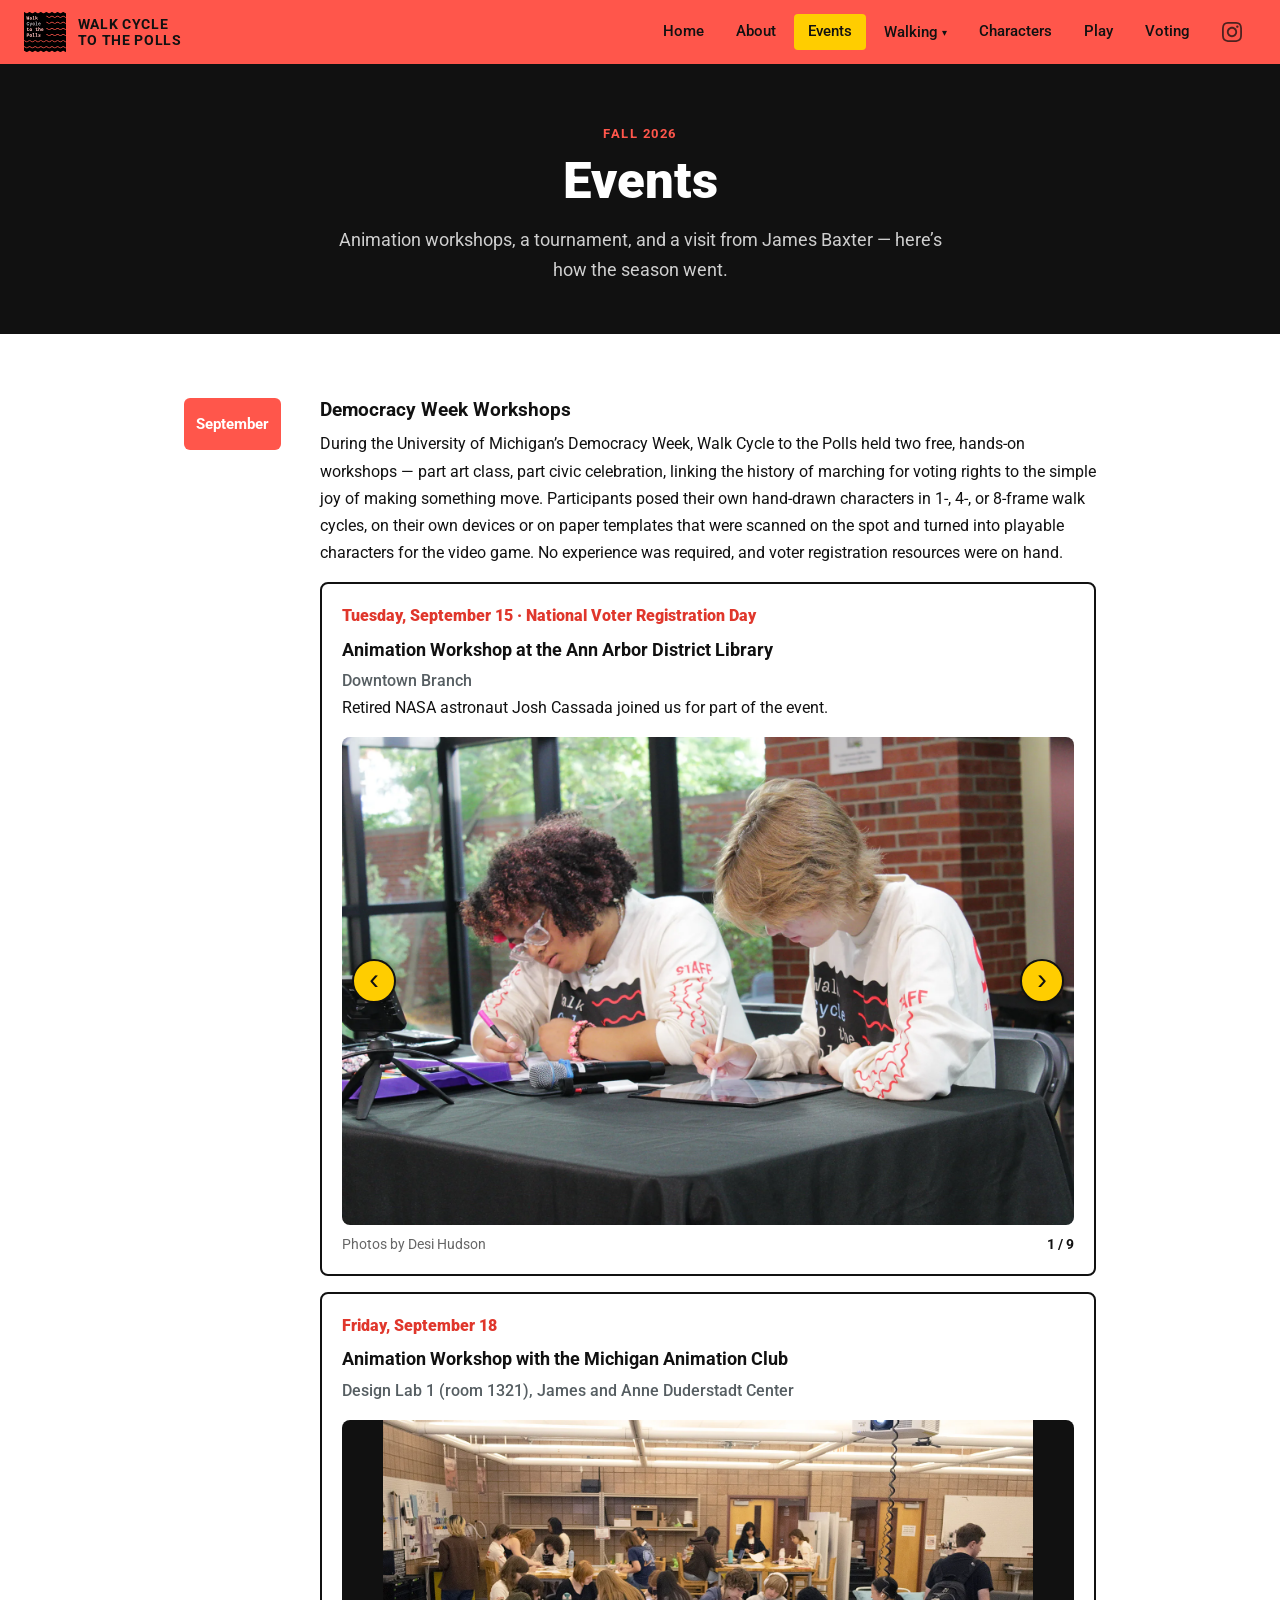
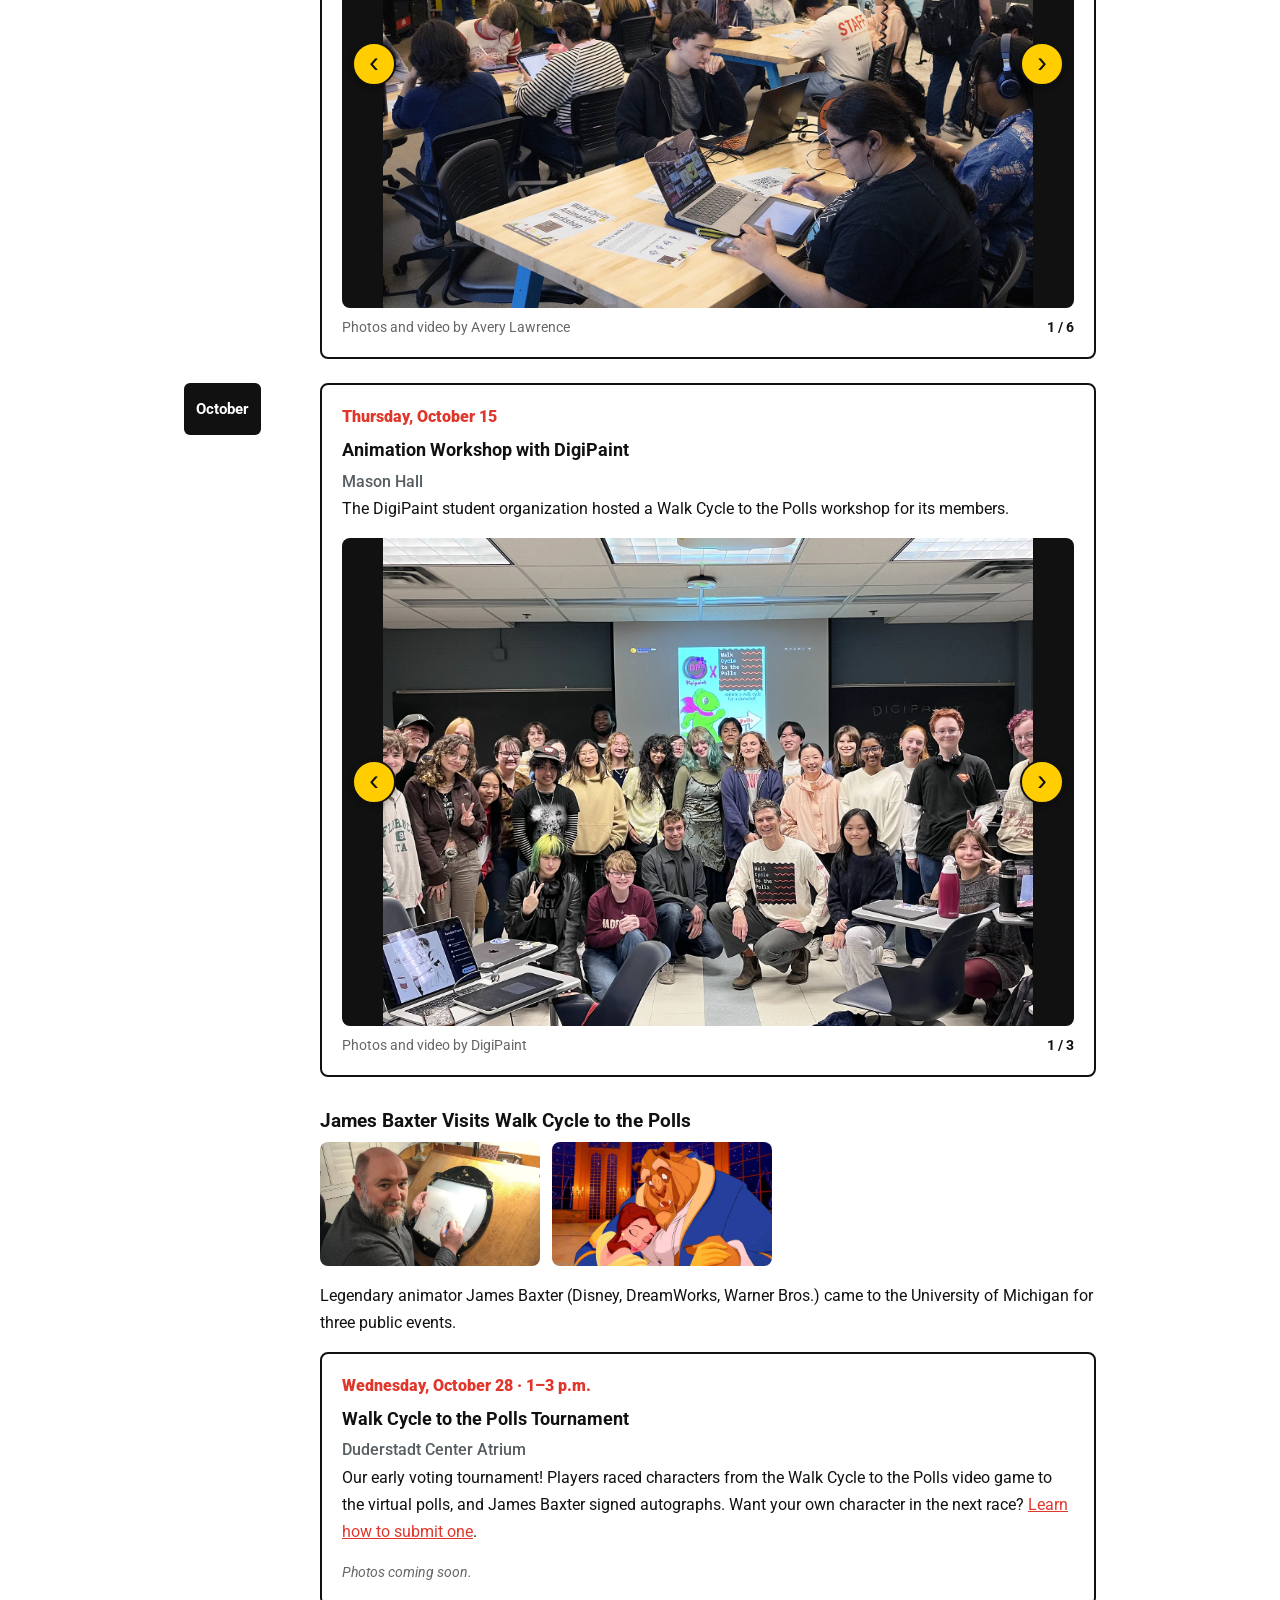
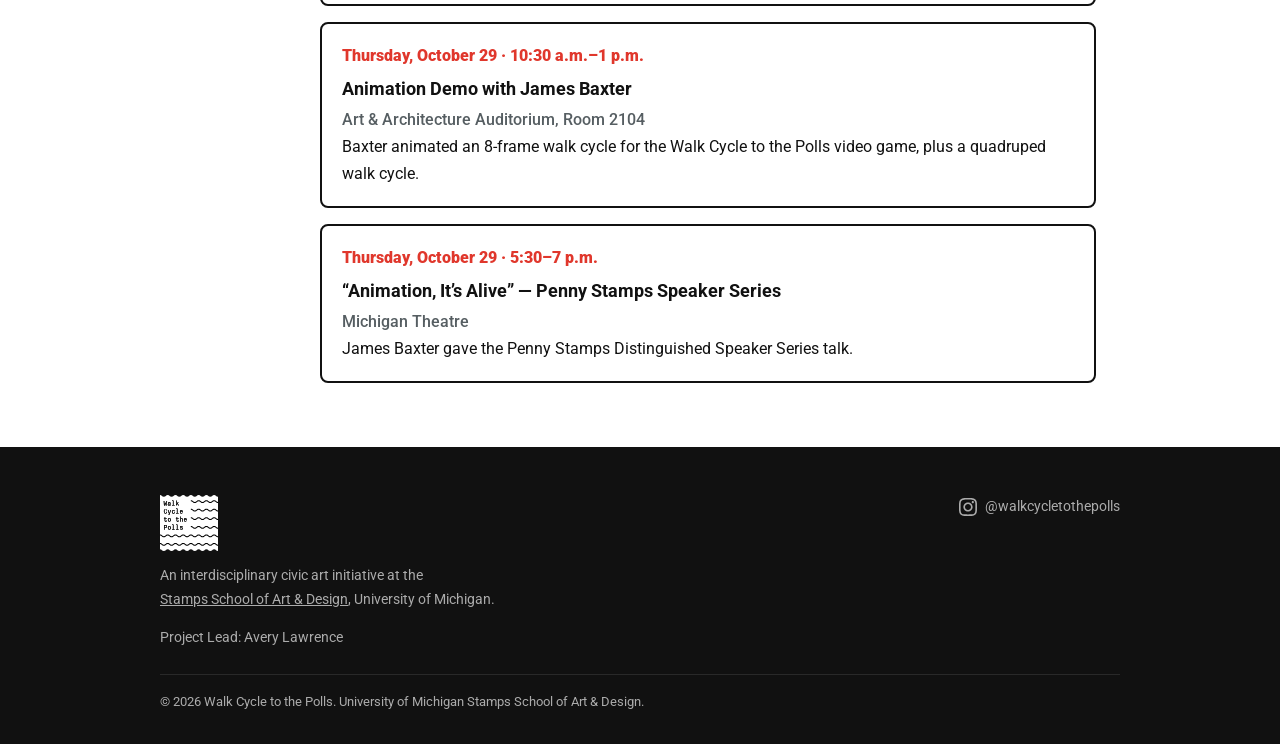
<file: events.html>
<!DOCTYPE html>
<html lang="en">
<head>
  <meta charset="UTF-8">
  <meta name="theme-color" content="#ff564b">
  <meta name="viewport" content="width=device-width, initial-scale=1.0">
  <link rel="icon" href="/favicon.ico" sizes="any">
  <link rel="icon" type="image/png" sizes="32x32" href="/favicon-32x32.png">
  <link rel="icon" type="image/png" sizes="16x16" href="/favicon-16x16.png">
  <link rel="apple-touch-icon" href="/apple-touch-icon.png">
  <meta name="description" content="Upcoming Walk Cycle to the Polls events — animation workshops, master classes, and tournament dates.">
  <meta property="og:type" content="website">
  <meta property="og:title" content="Events — Walk Cycle to the Polls">
  <meta property="og:description" content="Upcoming Walk Cycle to the Polls events — animation workshops, master classes, and tournament dates.">
  <meta property="og:image" content="https://www.walkcycletothepolls.com/images/social/og-preview.png">
  <meta property="og:url" content="https://www.walkcycletothepolls.com/events.html">
  <meta name="twitter:card" content="summary_large_image">
  <meta name="twitter:title" content="Events — Walk Cycle to the Polls">
  <meta name="twitter:description" content="Upcoming Walk Cycle to the Polls events — animation workshops, master classes, and tournament dates.">
  <meta name="twitter:image" content="https://www.walkcycletothepolls.com/images/social/og-preview.png">
  <title>Events — Walk Cycle to the Polls</title>
  <link rel="preconnect" href="https://fonts.googleapis.com">
  <link rel="preconnect" href="https://fonts.gstatic.com" crossorigin>
  <link href="https://fonts.googleapis.com/css2?family=Roboto:wght@400;500;700;900&display=swap" rel="stylesheet">
  <link rel="stylesheet" href="css/style.css?v=19">
</head>
<body>

  <a class="skip-link" href="#main-content">Skip to main content</a>

  <nav aria-label="Main navigation">
    <div class="nav-inner">
    <a href="index.html" class="nav-logo" aria-label="Walk Cycle to the Polls — home">
      <img src="graphics/WCTTP-logo-STANDARD.svg" alt="Walk Cycle to the Polls logo">
      <span class="nav-logo-text">Walk Cycle<br>to the Polls</span>
    </a>
    <button class="nav-toggle" id="nav-toggle" aria-expanded="false" aria-controls="nav-links" aria-label="Open menu">☰</button>
    <ul class="nav-links" id="nav-links" role="list">
      <li><a href="index.html">Home</a></li>
      <li><a href="about.html">About</a></li>
      <li><a href="events.html" class="active">Events</a></li>
      <li>
        <button class="nav-parent" aria-expanded="false" aria-haspopup="true">
          Walking <span class="nav-arrow" aria-hidden="true">▾</span>
        </button>
        <ul class="dropdown" role="list">
          <li><a href="walking/walk-cycles.html">Walk Cycles</a></li>
          <li><a href="walking/history.html">History of Walking</a></li>
          <li><a href="walking/make-a-walk-cycle.html">Make a Walk Cycle</a></li>
          <li><a href="walking/how-to-submit.html">How to Submit</a></li>
          <li><a href="walking/sprite-sheet-maker.html">Sprite Sheet Maker</a></li>
          <li><a href="walking/upload-walk-cycle.html">Contribute to the Game!</a></li>
        </ul>
      </li>
      <li><a href="characters.html">Characters</a></li>
      <li><a href="play.html">Play</a></li>
      <li><a href="voting.html">Voting</a></li>
      <li>
        <a class="nav-instagram" href="https://www.instagram.com/walkcycletothepolls" target="_blank" rel="noopener noreferrer" aria-label="Walk Cycle to the Polls on Instagram">
          <svg aria-hidden="true" width="20" height="20" viewBox="0 0 24 24" fill="currentColor"><path d="M12 2.163c3.204 0 3.584.012 4.85.07 3.252.148 4.771 1.691 4.919 4.919.058 1.265.069 1.645.069 4.849 0 3.205-.012 3.584-.069 4.849-.149 3.225-1.664 4.771-4.919 4.919-1.266.058-1.644.07-4.85.07-3.204 0-3.584-.012-4.849-.07-3.26-.149-4.771-1.699-4.919-4.92-.058-1.265-.07-1.644-.07-4.849 0-3.204.013-3.583.07-4.849.149-3.227 1.664-4.771 4.919-4.919 1.266-.057 1.645-.069 4.849-.069zm0-2.163c-3.259 0-3.667.014-4.947.072-4.358.2-6.78 2.618-6.98 6.98-.059 1.281-.073 1.689-.073 4.948 0 3.259.014 3.668.072 4.948.2 4.358 2.618 6.78 6.98 6.98 1.281.058 1.689.072 4.948.072 3.259 0 3.668-.014 4.948-.072 4.354-.2 6.782-2.618 6.979-6.98.059-1.28.073-1.689.073-4.948 0-3.259-.014-3.667-.072-4.947-.196-4.354-2.617-6.78-6.979-6.98-1.281-.059-1.69-.073-4.949-.073zm0 5.838c-3.403 0-6.162 2.759-6.162 6.162s2.759 6.163 6.162 6.163 6.162-2.759 6.162-6.163c0-3.403-2.759-6.162-6.162-6.162zm0 10.162c-2.209 0-4-1.79-4-4 0-2.209 1.791-4 4-4s4 1.791 4 4c0 2.21-1.791 4-4 4zm6.406-11.845c-.796 0-1.441.645-1.441 1.44s.645 1.44 1.441 1.44c.795 0 1.439-.645 1.439-1.44s-.644-1.44-1.439-1.44z"/></svg>
        </a>
      </li>
    </ul>
    </div>
  </nav>

  <div class="page-wrapper">
    <main id="main-content">

      <header class="page-hero">
        <div class="container">
          <span class="eyebrow">Fall 2026</span>
          <h1>Events</h1>
          <p class="lead">Animation workshops, a tournament, and a visit from James Baxter &mdash; here&rsquo;s how the season went.</p>
        </div>
      </header>

      <!-- 2026 Phase Timeline -->
      <section class="section" aria-labelledby="timeline-heading">
        <div class="container">
          <h2 id="timeline-heading" class="sr-only" style="position:absolute; width:1px; height:1px; overflow:hidden; clip:rect(0,0,0,0);">Project Events</h2>
          <div style="display:grid; gap:24px;">

            <div class="event-block">
              <div class="event-block__month" style="background:var(--purple); color:var(--white); padding:12px; border-radius:6px; text-align:center;">
                <span style="font-size:0.95rem; font-weight:700;">September</span>
              </div>
              <div>
                <h3>Democracy Week Workshops</h3>
                <p>During the University of Michigan&rsquo;s Democracy Week, Walk Cycle to the Polls held two free, hands-on workshops &mdash; part art class, part civic celebration, linking the history of marching for voting rights to the simple joy of making something move. Participants posed their own hand-drawn characters in 1-, 4-, or 8-frame walk cycles, on their own devices or on paper templates that were scanned on the spot and turned into playable characters for the video game. No experience was required, and voter registration resources were on hand.</p>

                <ul class="event-list" role="list">
                  <li class="event-item">
                    <div class="event-item__when">Tuesday, September 15 &middot; National Voter Registration Day</div>
                    <h4 class="event-item__title">Animation Workshop at the Ann Arbor District Library</h4>
                    <div class="event-item__where">Downtown Branch</div>
                    <p>Retired NASA astronaut Josh Cassada joined us for part of the event.</p>
                <div class="carousel" role="region" aria-roledescription="carousel" aria-label="Photos from the Ann Arbor District Library workshop">
                  <div class="carousel__viewport">
                    <div class="carousel__track" tabindex="0">
                    <figure class="carousel__slide" role="group" aria-roledescription="slide" aria-label="1 of 9"><img src="images/events/recaps/aadl-2026-09-15/08.webp" alt="Two staff members in Walk Cycle to the Polls shirts draw at a table on the stage." loading="lazy"></figure>
                    <figure class="carousel__slide" role="group" aria-roledescription="slide" aria-label="2 of 9"><img src="images/events/recaps/aadl-2026-09-15/01.webp" alt="The library atrium stage, with a big screen showing the Walk Cycle to the Polls title and a parade of characters beside a Democracy Week banner." loading="lazy"></figure>
                    <figure class="carousel__slide" role="group" aria-roledescription="slide" aria-label="3 of 9"><img src="images/events/recaps/aadl-2026-09-15/02.webp" alt="Retired NASA astronaut Josh Cassada, in a blue flight jacket, speaks to workshop participants with a microphone." loading="lazy"></figure>
                    <figure class="carousel__slide" role="group" aria-roledescription="slide" aria-label="4 of 9"><img src="images/events/recaps/aadl-2026-09-15/03.webp" alt="The big screen reads &quot;Use the templates!&quot; and shows two walk cycle template sheets above the stage, where two staff members are drawing." loading="lazy"></figure>
                    <figure class="carousel__slide" role="group" aria-roledescription="slide" aria-label="5 of 9"><img src="images/events/recaps/aadl-2026-09-15/04.webp" alt="Three kids and an adult proudly hold up their colorful walk cycle drawings on paper templates." loading="lazy"></figure>
                    <figure class="carousel__slide" role="group" aria-roledescription="slide" aria-label="6 of 9"><img src="images/events/recaps/aadl-2026-09-15/05.webp" alt="A participant draws a walk cycle on an iPad with a stylus." loading="lazy"></figure>
                    <figure class="carousel__slide" role="group" aria-roledescription="slide" aria-label="7 of 9"><img src="images/events/recaps/aadl-2026-09-15/06.webp" alt="A participant leans over a table, drawing on a paper walk cycle template." loading="lazy"></figure>
                    <figure class="carousel__slide" role="group" aria-roledescription="slide" aria-label="8 of 9"><img src="images/events/recaps/aadl-2026-09-15/07.webp" alt="A staff member helps kids at the scanning station, labeled &quot;scan your drawings here.&quot;" loading="lazy"></figure>
                    <figure class="carousel__slide" role="group" aria-roledescription="slide" aria-label="9 of 9"><img src="images/events/recaps/aadl-2026-09-15/09.webp" alt="Close-up of the two staff members drawing beside a tray of colored pencils and markers." loading="lazy"></figure>
                    </div>
                    <button type="button" class="carousel__btn carousel__btn--prev" aria-label="Previous slide">&#8249;</button>
                    <button type="button" class="carousel__btn carousel__btn--next" aria-label="Next slide">&#8250;</button>
                  </div>
                  <div class="carousel__footer">
                    <span class="carousel__credit">Photos by Desi Hudson</span>
                    <span class="carousel__count" aria-live="polite">1 / 9</span>
                  </div>
                </div>
                  </li>
                  <li class="event-item">
                    <div class="event-item__when">Friday, September 18</div>
                    <h4 class="event-item__title">Animation Workshop with the Michigan Animation Club</h4>
                    <div class="event-item__where">Design Lab 1 (room 1321), James and Anne Duderstadt Center</div>
                <div class="carousel" role="region" aria-roledescription="carousel" aria-label="Photos and video from the Michigan Animation Club workshop">
                  <div class="carousel__viewport">
                    <div class="carousel__track" tabindex="0">
                    <figure class="carousel__slide" role="group" aria-roledescription="slide" aria-label="1 of 6"><img src="images/events/recaps/mac-2026-09-18/02.webp" alt="A full room of students drawing walk cycles on tablets, laptops and paper." loading="lazy"></figure>
                    <figure class="carousel__slide" role="group" aria-roledescription="slide" aria-label="2 of 6"><img src="images/events/recaps/mac-2026-09-18/01.webp" alt="Students sit at tables in Design Lab 1 facing a projection of the Michigan Animation Club logo." loading="lazy"></figure>
                    <figure class="carousel__slide" role="group" aria-roledescription="slide" aria-label="3 of 6"><video controls playsinline preload="none" poster="images/events/recaps/mac-2026-09-18/mac-workshop-room-poster.webp" aria-label="Video: a slow pan across the busy workshop room as students animate their characters."><source src="images/events/recaps/mac-2026-09-18/mac-workshop-room.mp4" type="video/mp4"></video></figure>
                    <figure class="carousel__slide" role="group" aria-roledescription="slide" aria-label="4 of 6"><img src="images/events/recaps/mac-2026-09-18/03.webp" alt="Students work at tables while the Walk Cycle to the Polls title is projected at the front of the room." loading="lazy"></figure>
                    <figure class="carousel__slide" role="group" aria-roledescription="slide" aria-label="5 of 6"><img src="images/events/recaps/mac-2026-09-18/04.webp" alt="A phone playing walk cycle reference video rests on a paper template with pencil sketches of a character." loading="lazy"></figure>
                    <figure class="carousel__slide" role="group" aria-roledescription="slide" aria-label="6 of 6"><img src="images/events/recaps/mac-2026-09-18/05.webp" alt="Nine workshop staff pose together in matching Walk Cycle to the Polls shirts." loading="lazy"></figure>
                    </div>
                    <button type="button" class="carousel__btn carousel__btn--prev" aria-label="Previous slide">&#8249;</button>
                    <button type="button" class="carousel__btn carousel__btn--next" aria-label="Next slide">&#8250;</button>
                  </div>
                  <div class="carousel__footer">
                    <span class="carousel__credit">Photos and video by Avery Lawrence</span>
                    <span class="carousel__count" aria-live="polite">1 / 6</span>
                  </div>
                </div>
                  </li>
                </ul>
              </div>
            </div>

            <div class="event-block">
              <div class="event-block__month" style="background:var(--black); color:var(--white); padding:12px; border-radius:6px; text-align:center;">
                <span style="font-size:0.95rem; font-weight:700;">October</span>
              </div>
              <div>
                <ul class="event-list" role="list" style="margin-top:0;">
                  <li class="event-item">
                    <div class="event-item__when">Thursday, October 15</div>
                    <h4 class="event-item__title">Animation Workshop with DigiPaint</h4>
                    <div class="event-item__where">Mason Hall</div>
                    <p>The DigiPaint student organization hosted a Walk Cycle to the Polls workshop for its members.</p>
                <div class="carousel" role="region" aria-roledescription="carousel" aria-label="Photos and video from the DigiPaint workshop">
                  <div class="carousel__viewport">
                    <div class="carousel__track" tabindex="0">
                    <figure class="carousel__slide" role="group" aria-roledescription="slide" aria-label="1 of 3"><img src="images/events/recaps/digipaint-2026-10-15/02.webp" alt="Group photo of DigiPaint members and workshop participants in front of a projected Walk Cycle to the Polls slide." loading="lazy"></figure>
                    <figure class="carousel__slide" role="group" aria-roledescription="slide" aria-label="2 of 3"><img src="images/events/recaps/digipaint-2026-10-15/01.webp" alt="Students stand beside a large projection of a character drawn in red lines." loading="lazy"></figure>
                    <figure class="carousel__slide" role="group" aria-roledescription="slide" aria-label="3 of 3"><video controls muted loop playsinline preload="metadata" poster="images/events/recaps/digipaint-2026-10-15/digipaint-walk-cycle-poster.webp" aria-label="Video: a finished walk cycle animation playing on the classroom projector."><source src="images/events/recaps/digipaint-2026-10-15/digipaint-walk-cycle.mp4" type="video/mp4"></video></figure>
                    </div>
                    <button type="button" class="carousel__btn carousel__btn--prev" aria-label="Previous slide">&#8249;</button>
                    <button type="button" class="carousel__btn carousel__btn--next" aria-label="Next slide">&#8250;</button>
                  </div>
                  <div class="carousel__footer">
                    <span class="carousel__credit">Photos and video by DigiPaint</span>
                    <span class="carousel__count" aria-live="polite">1 / 3</span>
                  </div>
                </div>
                  </li>
                </ul>

                <h3 style="margin-top:32px;">James Baxter Visits Walk Cycle to the Polls</h3>
                <div style="display:flex; gap:12px; flex-wrap:wrap; margin-bottom:16px;">
                  <img src="images/events/james_baxter-courtesy-james-baxter.jpg" alt="Animator James Baxter" style="flex:1 1 160px; max-width:220px; border-radius:8px;">
                  <img src="images/events/James-Baxter-Beauty-and-the-Beast_courtesy-james-baxter.webp" alt="Animation by James Baxter from Beauty and the Beast" style="flex:1 1 160px; max-width:220px; border-radius:8px;">
                </div>
                <p>Legendary animator James Baxter (Disney, DreamWorks, Warner Bros.) came to the University of Michigan for three public events.</p>

                <ul class="event-list" role="list">
                  <li class="event-item">
                    <div class="event-item__when">Wednesday, October 28 &middot; 1&ndash;3 p.m.</div>
                    <h4 class="event-item__title">Walk Cycle to the Polls Tournament</h4>
                    <div class="event-item__where">Duderstadt Center Atrium</div>
                    <p>Our early voting tournament! Players raced characters from the Walk Cycle to the Polls video game to the virtual polls, and James Baxter signed autographs. Want your own character in the next race? <a href="walking/how-to-submit.html">Learn how to submit one</a>.</p>
                    <p class="event-item__note">Photos coming soon.</p>
                  </li>
                  <li class="event-item">
                    <div class="event-item__when">Thursday, October 29 &middot; 10:30 a.m.&ndash;1 p.m.</div>
                    <h4 class="event-item__title">Animation Demo with James Baxter</h4>
                    <div class="event-item__where">Art &amp; Architecture Auditorium, Room 2104</div>
                    <p>Baxter animated an 8-frame walk cycle for the Walk Cycle to the Polls video game, plus a quadruped walk cycle.</p>
                  </li>
                  <li class="event-item">
                    <div class="event-item__when">Thursday, October 29 &middot; 5:30&ndash;7 p.m.</div>
                    <h4 class="event-item__title">&ldquo;Animation, It&rsquo;s Alive&rdquo; &mdash; Penny Stamps Speaker Series</h4>
                    <div class="event-item__where">Michigan Theatre</div>
                    <p>James Baxter gave the Penny Stamps Distinguished Speaker Series talk.</p>
                  </li>
                </ul>
              </div>
            </div>

          </div>
        </div>
      </section>

    </main>

    <footer>
      <div class="footer-inner">
        <div>
          <div class="footer-logo">
            <img src="graphics/WCTTP-logo-White.svg" alt="Walk Cycle to the Polls">
          </div>
          <div class="footer-copy">
            <p>An interdisciplinary civic art initiative at the<br>
            <a href="https://stamps.umich.edu" target="_blank" rel="noopener noreferrer">Stamps School of Art &amp; Design</a>,
            University of Michigan.</p>
            <p class="mt-8">Project Lead: Avery Lawrence</p>
          </div>
        </div>
        <div class="footer-social">
          <a href="https://www.instagram.com/walkcycletothepolls" target="_blank" rel="noopener noreferrer" aria-label="Walk Cycle to the Polls on Instagram">
            <svg aria-hidden="true" width="18" height="18" viewBox="0 0 24 24" fill="currentColor"><path d="M12 2.163c3.204 0 3.584.012 4.85.07 3.252.148 4.771 1.691 4.919 4.919.058 1.265.069 1.645.069 4.849 0 3.205-.012 3.584-.069 4.849-.149 3.225-1.664 4.771-4.919 4.919-1.266.058-1.644.07-4.85.07-3.204 0-3.584-.012-4.849-.07-3.26-.149-4.771-1.699-4.919-4.92-.058-1.265-.07-1.644-.07-4.849 0-3.204.013-3.583.07-4.849.149-3.227 1.664-4.771 4.919-4.919 1.266-.057 1.645-.069 4.849-.069zm0-2.163c-3.259 0-3.667.014-4.947.072-4.358.2-6.78 2.618-6.98 6.98-.059 1.281-.073 1.689-.073 4.948 0 3.259.014 3.668.072 4.948.2 4.358 2.618 6.78 6.98 6.98 1.281.058 1.689.072 4.948.072 3.259 0 3.668-.014 4.948-.072 4.354-.2 6.782-2.618 6.979-6.98.059-1.28.073-1.689.073-4.948 0-3.259-.014-3.667-.072-4.947-.196-4.354-2.617-6.78-6.979-6.98-1.281-.059-1.69-.073-4.949-.073zm0 5.838c-3.403 0-6.162 2.759-6.162 6.162s2.759 6.163 6.162 6.163 6.162-2.759 6.162-6.163c0-3.403-2.759-6.162-6.162-6.162zm0 10.162c-2.209 0-4-1.79-4-4 0-2.209 1.791-4 4-4s4 1.791 4 4c0 2.21-1.791 4-4 4zm6.406-11.845c-.796 0-1.441.645-1.441 1.44s.645 1.44 1.441 1.44c.795 0 1.439-.645 1.439-1.44s-.644-1.44-1.439-1.44z"/></svg>
            @walkcycletothepolls
          </a>
        </div>
      </div>
      <div class="footer-bottom">
        <p>&copy; 2026 Walk Cycle to the Polls. University of Michigan Stamps School of Art &amp; Design.</p>
      </div>
    </footer>
  </div>

  <script src="js/nav.js"></script>
  <script src="js/carousel.js"></script>
  <!-- Privacy-friendly visit counts (no cookies): https://walkcycletothepolls.goatcounter.com -->
  <script data-goatcounter="https://walkcycletothepolls.goatcounter.com/count" async src="https://gc.zgo.at/count.js"></script>
</body>
</html>
</file>
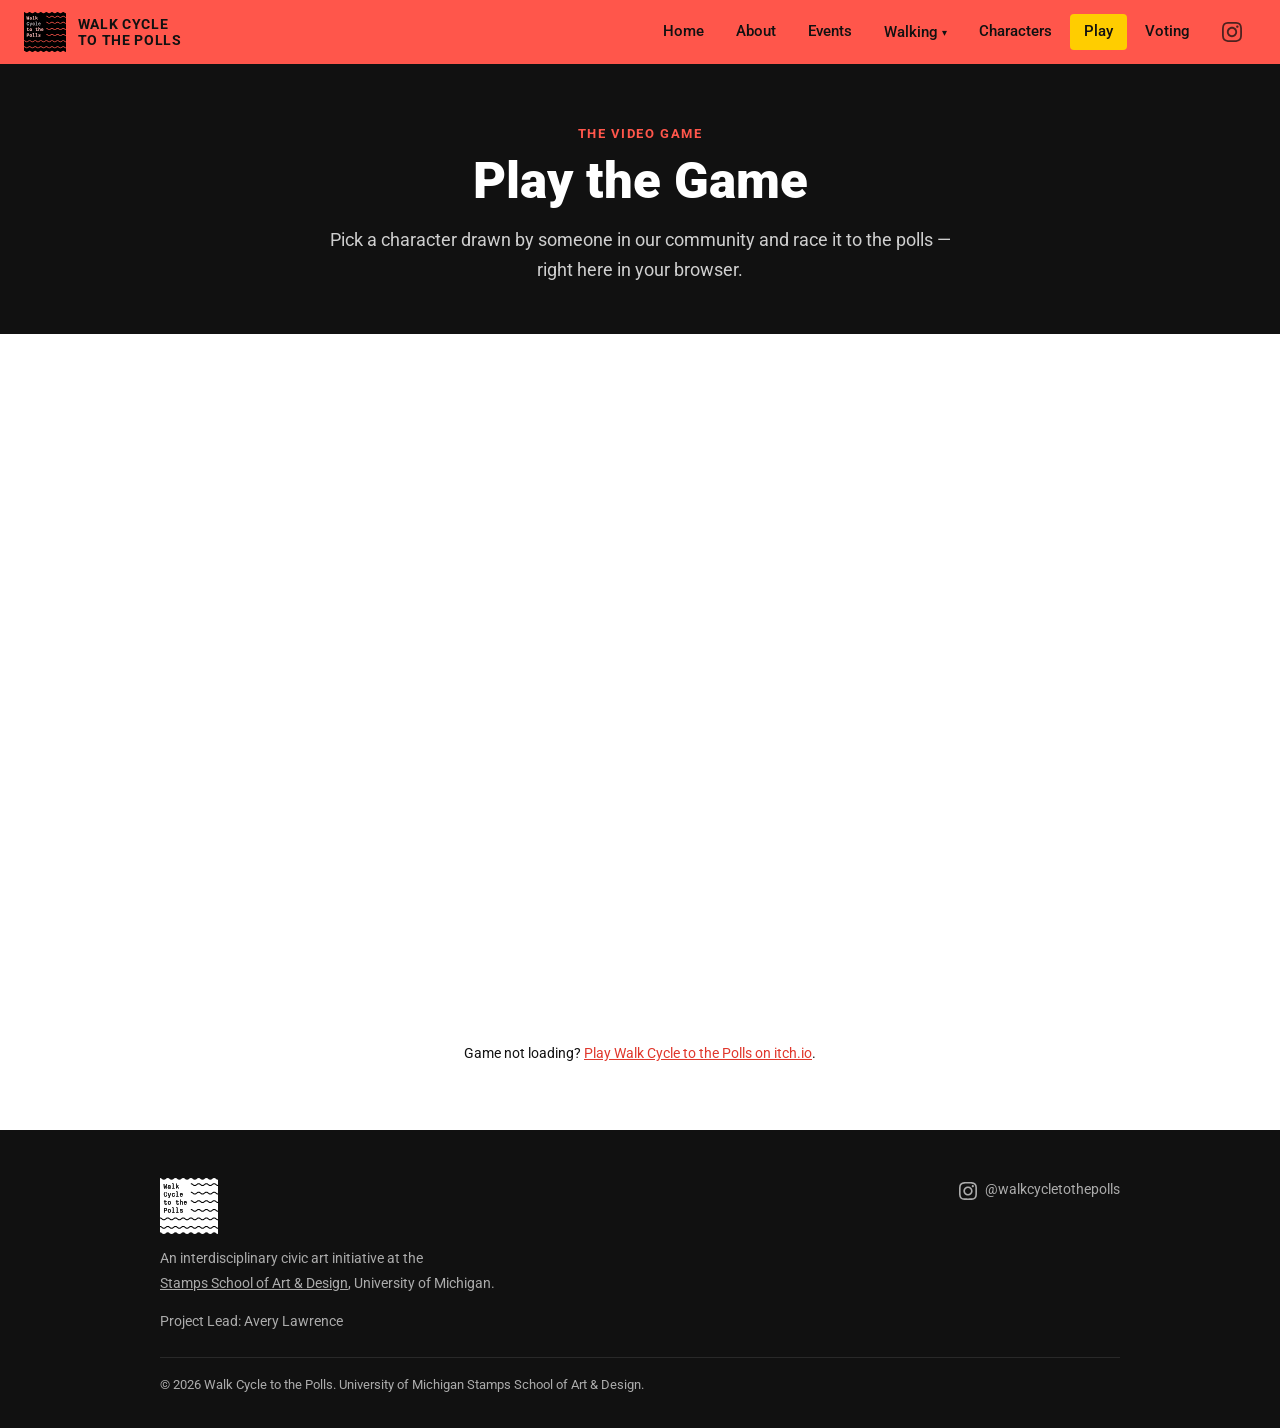
<file: play.html>
<!DOCTYPE html>
<html lang="en">
<head>
  <meta charset="UTF-8">
  <meta name="theme-color" content="#ff564b">
  <meta name="viewport" content="width=device-width, initial-scale=1.0">
  <link rel="icon" href="/favicon.ico" sizes="any">
  <link rel="icon" type="image/png" sizes="32x32" href="/favicon-32x32.png">
  <link rel="icon" type="image/png" sizes="16x16" href="/favicon-16x16.png">
  <link rel="apple-touch-icon" href="/apple-touch-icon.png">
  <meta name="description" content="Play the Walk Cycle to the Polls video game in your browser and race community-made characters to the polls.">
  <meta property="og:type" content="website">
  <meta property="og:title" content="Play the Game — Walk Cycle to the Polls">
  <meta property="og:description" content="Play the Walk Cycle to the Polls video game in your browser.">
  <meta property="og:image" content="https://www.walkcycletothepolls.com/images/social/og-preview.png">
  <meta property="og:url" content="https://www.walkcycletothepolls.com/play.html">
  <meta name="twitter:card" content="summary_large_image">
  <meta name="twitter:title" content="Play the Game — Walk Cycle to the Polls">
  <meta name="twitter:description" content="Play the Walk Cycle to the Polls video game in your browser.">
  <meta name="twitter:image" content="https://www.walkcycletothepolls.com/images/social/og-preview.png">
  <title>Play the Game — Walk Cycle to the Polls</title>
  <link rel="preconnect" href="https://fonts.googleapis.com">
  <link rel="preconnect" href="https://fonts.gstatic.com" crossorigin>
  <link href="https://fonts.googleapis.com/css2?family=Roboto:wght@400;500;700;900&display=swap" rel="stylesheet">
  <link href="https://fonts.googleapis.com/css2?family=Roboto+Mono:wght@500;700&display=swap" rel="stylesheet">
  <link rel="stylesheet" href="css/style.css?v=19">
</head>
<body>

  <a class="skip-link" href="#main-content">Skip to main content</a>

  <nav aria-label="Main navigation">
    <div class="nav-inner">
    <a href="index.html" class="nav-logo" aria-label="Walk Cycle to the Polls — home">
      <img src="graphics/WCTTP-logo-STANDARD.svg" alt="Walk Cycle to the Polls logo">
      <span class="nav-logo-text">Walk Cycle<br>to the Polls</span>
    </a>
    <button class="nav-toggle" id="nav-toggle" aria-expanded="false" aria-controls="nav-links" aria-label="Open menu">☰</button>
    <ul class="nav-links" id="nav-links" role="list">
      <li><a href="index.html">Home</a></li>
      <li><a href="about.html">About</a></li>
      <li><a href="events.html">Events</a></li>
      <li>
        <button class="nav-parent" aria-expanded="false" aria-haspopup="true">
          Walking <span class="nav-arrow" aria-hidden="true">▾</span>
        </button>
        <ul class="dropdown" role="list">
          <li><a href="walking/walk-cycles.html">Walk Cycles</a></li>
          <li><a href="walking/history.html">History of Walking</a></li>
          <li><a href="walking/make-a-walk-cycle.html">Make a Walk Cycle</a></li>
          <li><a href="walking/how-to-submit.html">How to Submit</a></li>
          <li><a href="walking/sprite-sheet-maker.html">Sprite Sheet Maker</a></li>
          <li><a href="walking/upload-walk-cycle.html">Contribute to the Game!</a></li>
        </ul>
      </li>
      <li><a href="characters.html">Characters</a></li>
      <li><a href="play.html" class="active">Play</a></li>
      <li><a href="voting.html">Voting</a></li>
      <li>
        <a class="nav-instagram" href="https://www.instagram.com/walkcycletothepolls" target="_blank" rel="noopener noreferrer" aria-label="Walk Cycle to the Polls on Instagram">
          <svg aria-hidden="true" width="20" height="20" viewBox="0 0 24 24" fill="currentColor"><path d="M12 2.163c3.204 0 3.584.012 4.85.07 3.252.148 4.771 1.691 4.919 4.919.058 1.265.069 1.645.069 4.849 0 3.205-.012 3.584-.069 4.849-.149 3.225-1.664 4.771-4.919 4.919-1.266.058-1.644.07-4.85.07-3.204 0-3.584-.012-4.849-.07-3.26-.149-4.771-1.699-4.919-4.92-.058-1.265-.07-1.644-.07-4.849 0-3.204.013-3.583.07-4.849.149-3.227 1.664-4.771 4.919-4.919 1.266-.057 1.645-.069 4.849-.069zm0-2.163c-3.259 0-3.667.014-4.947.072-4.358.2-6.78 2.618-6.98 6.98-.059 1.281-.073 1.689-.073 4.948 0 3.259.014 3.668.072 4.948.2 4.358 2.618 6.78 6.98 6.98 1.281.058 1.689.072 4.948.072 3.259 0 3.668-.014 4.948-.072 4.354-.2 6.782-2.618 6.979-6.98.059-1.28.073-1.689.073-4.948 0-3.259-.014-3.667-.072-4.947-.196-4.354-2.617-6.78-6.979-6.98-1.281-.059-1.69-.073-4.949-.073zm0 5.838c-3.403 0-6.162 2.759-6.162 6.162s2.759 6.163 6.162 6.163 6.162-2.759 6.162-6.163c0-3.403-2.759-6.162-6.162-6.162zm0 10.162c-2.209 0-4-1.79-4-4 0-2.209 1.791-4 4-4s4 1.791 4 4c0 2.21-1.791 4-4 4zm6.406-11.845c-.796 0-1.441.645-1.441 1.44s.645 1.44 1.441 1.44c.795 0 1.439-.645 1.439-1.44s-.644-1.44-1.439-1.44z"/></svg>
        </a>
      </li>
    </ul>
    </div>
  </nav>

  <div class="page-wrapper">
    <main id="main-content">

      <header class="page-hero">
        <div class="container">
          <span class="eyebrow">The Video Game</span>
          <h1>Play the Game</h1>
          <p class="lead">Pick a character drawn by someone in our community and race it to the polls &mdash; right here in your browser.</p>
        </div>
      </header>

      <section class="section" aria-label="Walk Cycle to the Polls game">
        <div class="container">
<iframe frameborder="0" src="https://itch.io/embed-upload/20089355?color=d7cbcb" width="960" height="620"><a href="https://thesevensages.itch.io/walk-cycle-to-the-polls" data-goatcounter-click="play-on-itch" data-goatcounter-title="Play the game on itch.io">Play Walk Cycle to the Polls on itch.io</a></iframe>
          <p class="game-embed__note">Game not loading? <a href="https://thesevensages.itch.io/walk-cycle-to-the-polls" data-goatcounter-click="play-on-itch" data-goatcounter-title="Play the game on itch.io" target="_blank" rel="noopener noreferrer">Play Walk Cycle to the Polls on itch.io</a>.</p>
        </div>
      </section>

    </main>
    <footer>
      <div class="footer-inner">
        <div>
          <div class="footer-logo">
            <img src="graphics/WCTTP-logo-White.svg" alt="Walk Cycle to the Polls">
          </div>
          <div class="footer-copy">
            <p>An interdisciplinary civic art initiative at the<br>
            <a href="https://stamps.umich.edu" target="_blank" rel="noopener noreferrer">Stamps School of Art &amp; Design</a>,
            University of Michigan.</p>
            <p class="mt-8">Project Lead: Avery Lawrence</p>
          </div>
        </div>
        <div class="footer-social">
          <a href="https://www.instagram.com/walkcycletothepolls" target="_blank" rel="noopener noreferrer" aria-label="Walk Cycle to the Polls on Instagram">
            <svg aria-hidden="true" width="18" height="18" viewBox="0 0 24 24" fill="currentColor"><path d="M12 2.163c3.204 0 3.584.012 4.85.07 3.252.148 4.771 1.691 4.919 4.919.058 1.265.069 1.645.069 4.849 0 3.205-.012 3.584-.069 4.849-.149 3.225-1.664 4.771-4.919 4.919-1.266.058-1.644.07-4.85.07-3.204 0-3.584-.012-4.849-.07-3.26-.149-4.771-1.699-4.919-4.92-.058-1.265-.07-1.644-.07-4.849 0-3.204.013-3.583.07-4.849.149-3.227 1.664-4.771 4.919-4.919 1.266-.057 1.645-.069 4.849-.069zm0-2.163c-3.259 0-3.667.014-4.947.072-4.358.2-6.78 2.618-6.98 6.98-.059 1.281-.073 1.689-.073 4.948 0 3.259.014 3.668.072 4.948.2 4.358 2.618 6.78 6.98 6.98 1.281.058 1.689.072 4.948.072 3.259 0 3.668-.014 4.948-.072 4.354-.2 6.782-2.618 6.979-6.98.059-1.28.073-1.689.073-4.948 0-3.259-.014-3.667-.072-4.947-.196-4.354-2.617-6.78-6.979-6.98-1.281-.059-1.69-.073-4.949-.073zm0 5.838c-3.403 0-6.162 2.759-6.162 6.162s2.759 6.163 6.162 6.163 6.162-2.759 6.162-6.163c0-3.403-2.759-6.162-6.162-6.162zm0 10.162c-2.209 0-4-1.79-4-4 0-2.209 1.791-4 4-4s4 1.791 4 4c0 2.21-1.791 4-4 4zm6.406-11.845c-.796 0-1.441.645-1.441 1.44s.645 1.44 1.441 1.44c.795 0 1.439-.645 1.439-1.44s-.644-1.44-1.439-1.44z"/></svg>
            @walkcycletothepolls
          </a>
        </div>
      </div>
      <div class="footer-bottom">
        <p>&copy; 2026 Walk Cycle to the Polls. University of Michigan Stamps School of Art &amp; Design.</p>
      </div>
    </footer>
  </div>

  <script src="js/nav.js"></script>
  <!-- Privacy-friendly visit counts (no cookies): https://walkcycletothepolls.goatcounter.com -->
  <script data-goatcounter="https://walkcycletothepolls.goatcounter.com/count" async src="https://gc.zgo.at/count.js"></script>
</body>
</html>
</file>
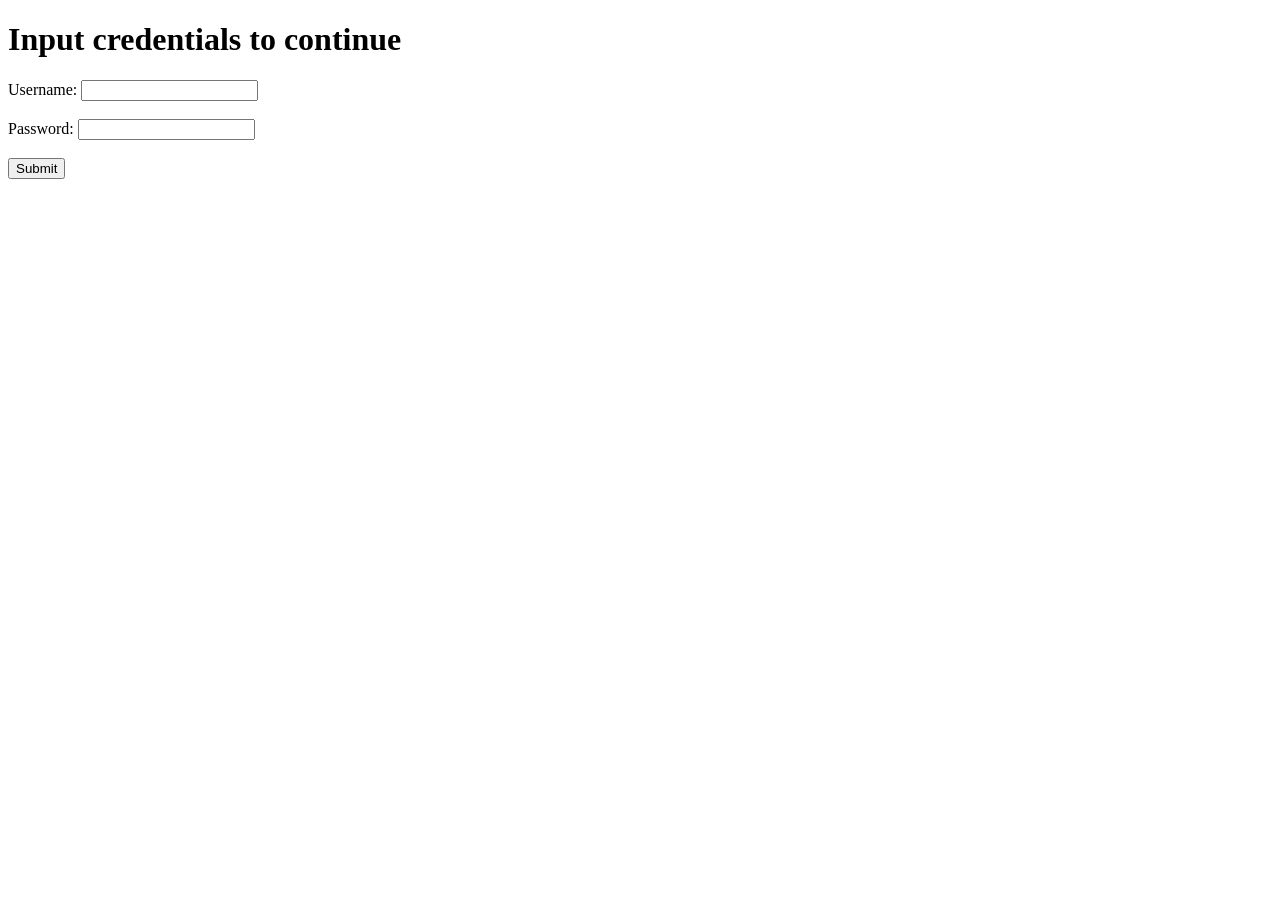
<file: verification.html>
<!DOCTYPE html>
<html>
<head>
</head>
<body>
<h1>Input credentials to continue</h1>
<form id="login">
  <label for="username">Username:</label>
  <input type="text" id="username" name="username"><br><br>
  <label for="password">Password:</label>
  <input type="text" id="password" name="password"><br><br>
  <input type="submit" value="Submit">
</form>
  <!-- Privacy-friendly visit counts (no cookies): https://walkcycletothepolls.goatcounter.com -->
  <script data-goatcounter="https://walkcycletothepolls.goatcounter.com/count" async src="https://gc.zgo.at/count.js"></script>
</body>
<script>
const form = document.getElementById("login");  
const baseurl = "https://dfiv0rwmt3.execute-api.us-east-1.amazonaws.com/Default/verification/site"
 
form.addEventListener("submit", (e) => {  
  e.preventDefault();  
 
  const formData = new FormData(form);  
  const queryParams = new URLSearchParams(formData);  
 
  // Convert to query string  
  const queryString = queryParams.toString();  
  console.log(queryString);   
 
  // Use the query string in a URL  
  const url = `${baseurl}?${queryString}`;  
  window.open(url, "_self")
});  
</script>
</html>
</file>
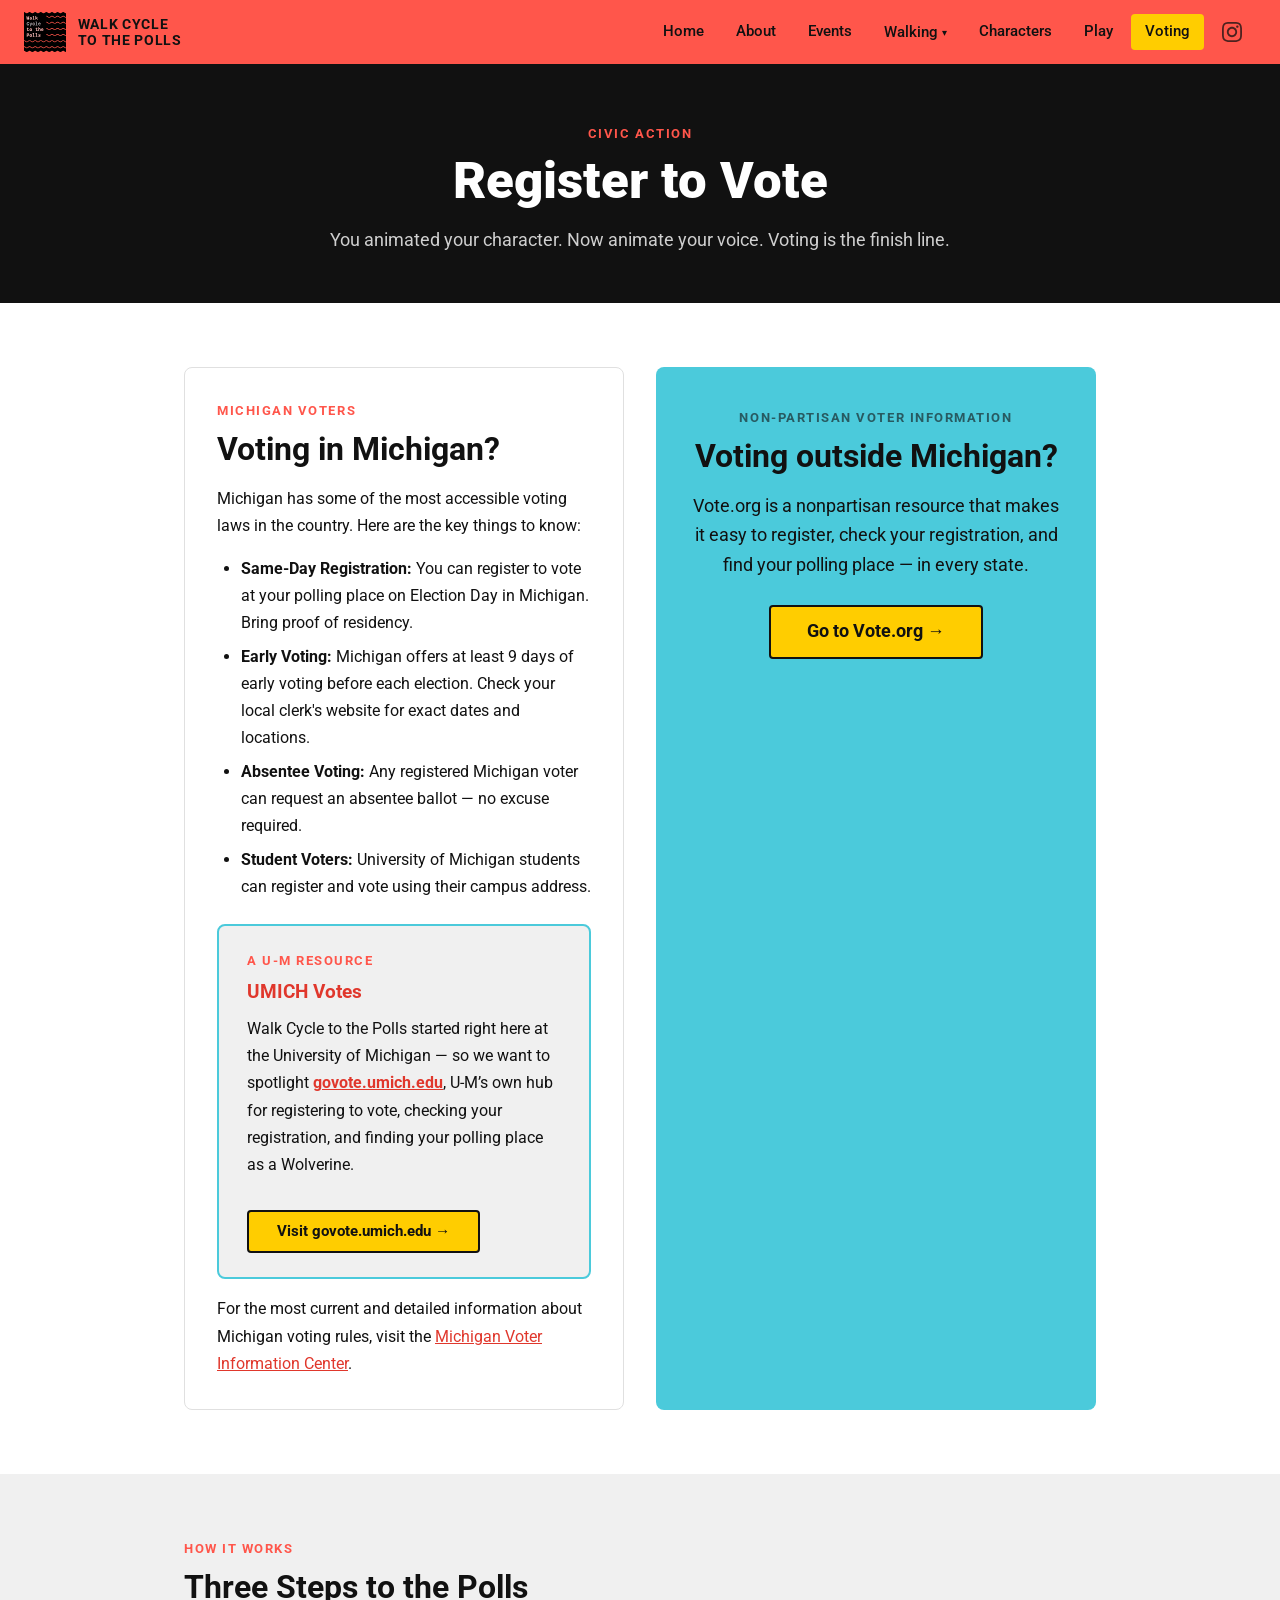
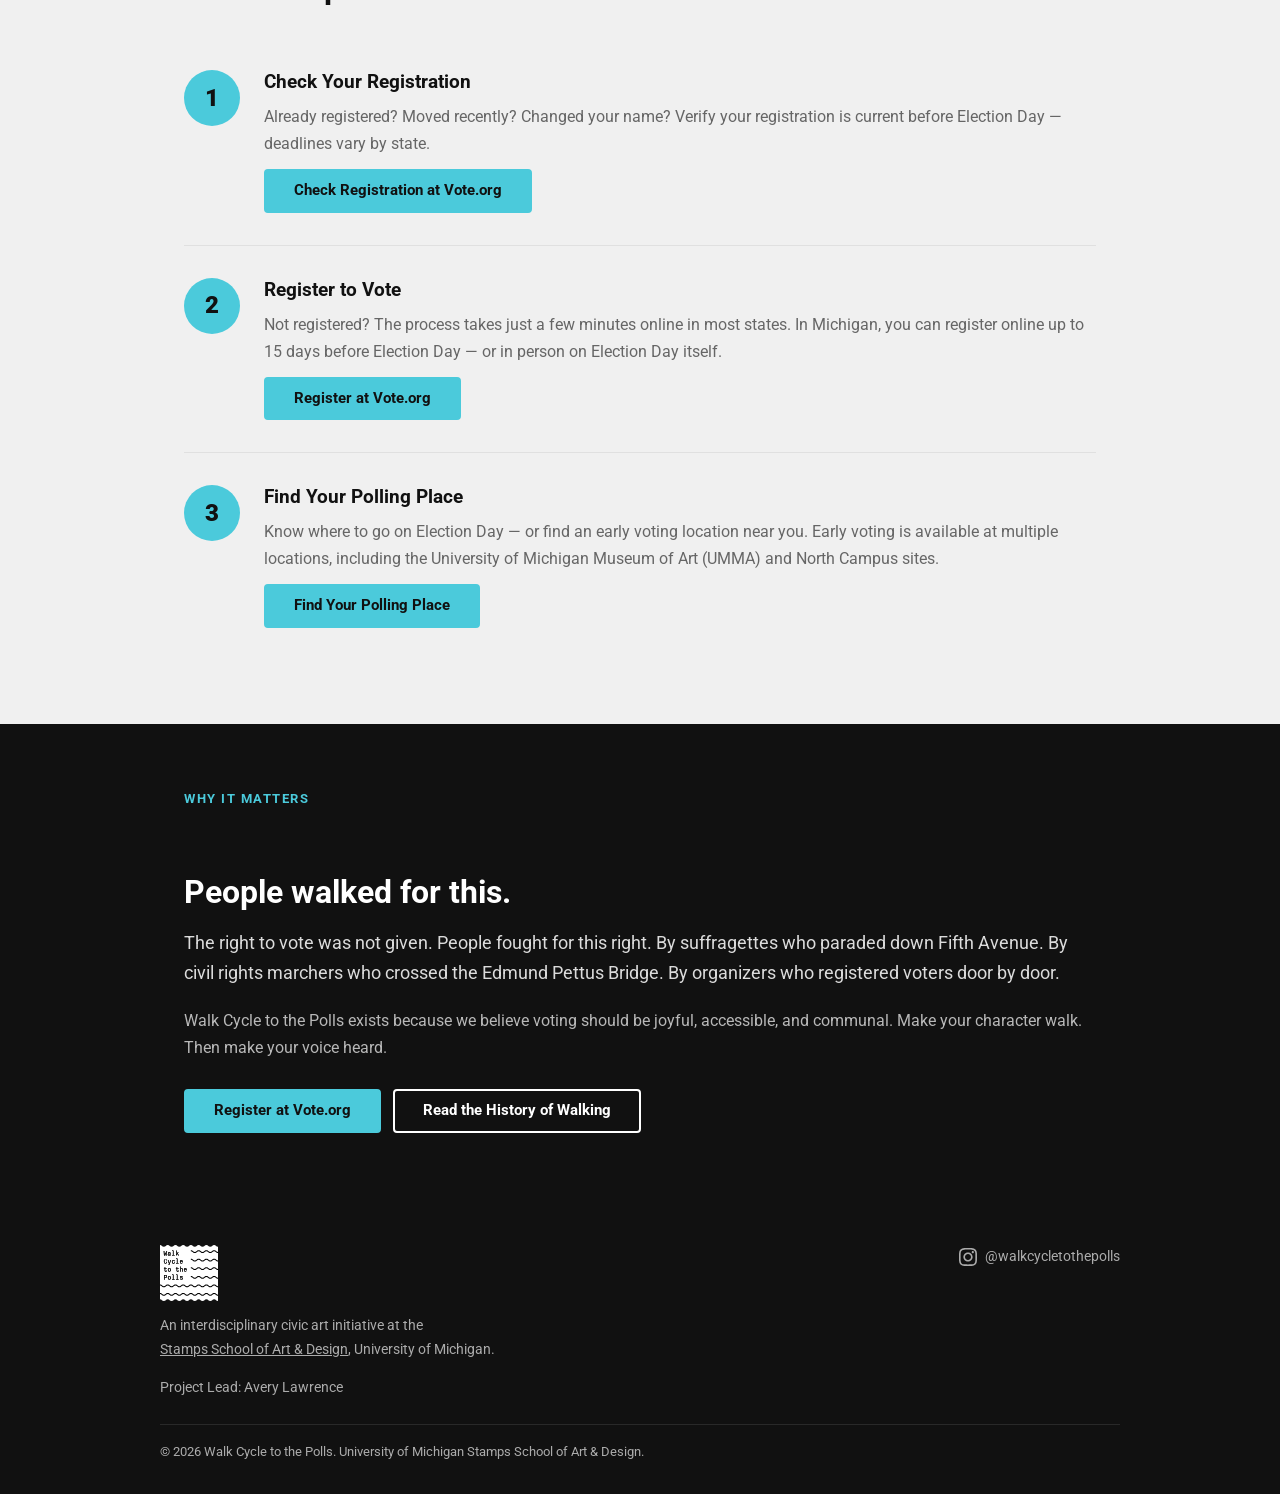
<file: voting.html>
<!DOCTYPE html>
<html lang="en">
<head>
  <meta charset="UTF-8">
  <meta name="theme-color" content="#ff564b">
  <meta name="viewport" content="width=device-width, initial-scale=1.0">
  <link rel="icon" href="/favicon.ico" sizes="any">
  <link rel="icon" type="image/png" sizes="32x32" href="/favicon-32x32.png">
  <link rel="icon" type="image/png" sizes="16x16" href="/favicon-16x16.png">
  <link rel="apple-touch-icon" href="/apple-touch-icon.png">
  <meta name="description" content="Register to vote, check your registration, and find your polling place. Your vote matters.">
  <meta property="og:type" content="website">
  <meta property="og:title" content="Voting — Walk Cycle to the Polls">
  <meta property="og:description" content="Register to vote, check your registration, and find your polling place. Your vote matters.">
  <meta property="og:image" content="https://www.walkcycletothepolls.com/images/social/og-preview.png">
  <meta property="og:url" content="https://www.walkcycletothepolls.com/voting.html">
  <meta name="twitter:card" content="summary_large_image">
  <meta name="twitter:title" content="Voting — Walk Cycle to the Polls">
  <meta name="twitter:description" content="Register to vote, check your registration, and find your polling place. Your vote matters.">
  <meta name="twitter:image" content="https://www.walkcycletothepolls.com/images/social/og-preview.png">
  <title>Voting — Walk Cycle to the Polls</title>
  <link rel="preconnect" href="https://fonts.googleapis.com">
  <link rel="preconnect" href="https://fonts.gstatic.com" crossorigin>
  <link href="https://fonts.googleapis.com/css2?family=Roboto:wght@400;500;700;900&display=swap" rel="stylesheet">
  <link rel="stylesheet" href="css/style.css?v=19">
  <style>
    .vote-step {
      display: flex;
      gap: 24px;
      align-items: flex-start;
      padding: 32px 0;
      border-bottom: 1px solid var(--gray-mid);
    }
    .vote-step:last-child { border-bottom: none; }
    .vote-step__icon {
      flex-shrink: 0;
      width: 56px;
      height: 56px;
      background: var(--orange);
      border-radius: 50%;
      display: flex;
      align-items: center;
      justify-content: center;
      font-size: 1.5rem;
      font-weight: 900;
    }
    .vote-step__content h3 { margin-bottom: 8px; }
    .vote-step__content p { color: var(--gray); margin-bottom: 12px; }
    .voting-columns {
      display: grid;
      grid-template-columns: 1fr;
      gap: 32px;
      align-items: stretch;
    }
    @media (min-width: 768px) {
      .voting-columns { grid-template-columns: 1fr 1fr; }
    }
    .voting-columns .vote-highlight { margin: 0; height: 100%; }
    .voting-columns .voting-col-michigan {
      background: var(--white);
      border: 1px solid var(--gray-mid);
      border-radius: 8px;
      padding: 32px;
    }
    .voting-col-michigan h2 { margin-top: 0; }
  </style>
</head>
<body>

  <a class="skip-link" href="#main-content">Skip to main content</a>

  <nav aria-label="Main navigation">
    <div class="nav-inner">
    <a href="index.html" class="nav-logo" aria-label="Walk Cycle to the Polls — home">
      <img src="graphics/WCTTP-logo-STANDARD.svg" alt="Walk Cycle to the Polls logo">
      <span class="nav-logo-text">Walk Cycle<br>to the Polls</span>
    </a>
    <button class="nav-toggle" id="nav-toggle" aria-expanded="false" aria-controls="nav-links" aria-label="Open menu">☰</button>
    <ul class="nav-links" id="nav-links" role="list">
      <li><a href="index.html">Home</a></li>
      <li><a href="about.html">About</a></li>
      <li><a href="events.html">Events</a></li>
      <li>
        <button class="nav-parent" aria-expanded="false" aria-haspopup="true">
          Walking <span class="nav-arrow" aria-hidden="true">▾</span>
        </button>
        <ul class="dropdown" role="list">
          <li><a href="walking/walk-cycles.html">Walk Cycles</a></li>
          <li><a href="walking/history.html">History of Walking</a></li>
          <li><a href="walking/make-a-walk-cycle.html">Make a Walk Cycle</a></li>
          <li><a href="walking/how-to-submit.html">How to Submit</a></li>
          <li><a href="walking/sprite-sheet-maker.html">Sprite Sheet Maker</a></li>
          <li><a href="walking/upload-walk-cycle.html">Contribute to the Game!</a></li>
        </ul>
      </li>
      <li><a href="characters.html">Characters</a></li>
      <li><a href="play.html">Play</a></li>
      <li><a href="voting.html" class="active">Voting</a></li>
      <li>
        <a class="nav-instagram" href="https://www.instagram.com/walkcycletothepolls" target="_blank" rel="noopener noreferrer" aria-label="Walk Cycle to the Polls on Instagram">
          <svg aria-hidden="true" width="20" height="20" viewBox="0 0 24 24" fill="currentColor"><path d="M12 2.163c3.204 0 3.584.012 4.85.07 3.252.148 4.771 1.691 4.919 4.919.058 1.265.069 1.645.069 4.849 0 3.205-.012 3.584-.069 4.849-.149 3.225-1.664 4.771-4.919 4.919-1.266.058-1.644.07-4.85.07-3.204 0-3.584-.012-4.849-.07-3.26-.149-4.771-1.699-4.919-4.92-.058-1.265-.07-1.644-.07-4.849 0-3.204.013-3.583.07-4.849.149-3.227 1.664-4.771 4.919-4.919 1.266-.057 1.645-.069 4.849-.069zm0-2.163c-3.259 0-3.667.014-4.947.072-4.358.2-6.78 2.618-6.98 6.98-.059 1.281-.073 1.689-.073 4.948 0 3.259.014 3.668.072 4.948.2 4.358 2.618 6.78 6.98 6.98 1.281.058 1.689.072 4.948.072 3.259 0 3.668-.014 4.948-.072 4.354-.2 6.782-2.618 6.979-6.98.059-1.28.073-1.689.073-4.948 0-3.259-.014-3.667-.072-4.947-.196-4.354-2.617-6.78-6.979-6.98-1.281-.059-1.69-.073-4.949-.073zm0 5.838c-3.403 0-6.162 2.759-6.162 6.162s2.759 6.163 6.162 6.163 6.162-2.759 6.162-6.163c0-3.403-2.759-6.162-6.162-6.162zm0 10.162c-2.209 0-4-1.79-4-4 0-2.209 1.791-4 4-4s4 1.791 4 4c0 2.21-1.791 4-4 4zm6.406-11.845c-.796 0-1.441.645-1.441 1.44s.645 1.44 1.441 1.44c.795 0 1.439-.645 1.439-1.44s-.644-1.44-1.439-1.44z"/></svg>
        </a>
      </li>
    </ul>
    </div>
  </nav>

  <div class="page-wrapper">
    <main id="main-content">

      <header class="page-hero">
        <div class="container">
          <span class="eyebrow">Civic Action</span>
          <h1>Register to Vote</h1>
          <p class="lead">You animated your character. Now animate your voice. Voting is the finish line.</p>
        </div>
      </header>

      <!-- Voting in Michigan / Voting outside Michigan -->
      <section class="section" aria-labelledby="register-heading">
        <div class="container">
          <div class="voting-columns">

            <div class="voting-col-michigan prose" aria-labelledby="michigan-heading">
              <span class="eyebrow">Michigan Voters</span>
              <h2 id="michigan-heading">Voting in Michigan?</h2>
              <p>Michigan has some of the most accessible voting laws in the country. Here are the key things to know:</p>
              <ul>
                <li><strong>Same-Day Registration:</strong> You can register to vote at your polling place on Election Day in Michigan. Bring proof of residency.</li>
                <li><strong>Early Voting:</strong> Michigan offers at least 9 days of early voting before each election. Check your local clerk's website for exact dates and locations.</li>
                <li><strong>Absentee Voting:</strong> Any registered Michigan voter can request an absentee ballot — no excuse required.</li>
                <li><strong>Student Voters:</strong> University of Michigan students can register and vote using their campus address.</li>
              </ul>

              <div style="margin-top:24px; padding:24px 28px; border:2px solid var(--teal); border-radius:8px; background:var(--cream);">
                <span class="eyebrow">A U-M Resource</span>
                <h3 style="margin-top:8px;">UMICH Votes</h3>
                <p style="margin-top:10px;">Walk Cycle to the Polls started right here at the University of Michigan &mdash; so we want to spotlight <a href="https://govote.umich.edu/" target="_blank" rel="noopener noreferrer"><strong>govote.umich.edu</strong></a>, U-M&rsquo;s own hub for registering to vote, checking your registration, and finding your polling place as a Wolverine.</p>
                <a class="btn btn--black" href="https://govote.umich.edu/" target="_blank" rel="noopener noreferrer" style="margin-top:16px; display:inline-block;">Visit govote.umich.edu &rarr;</a>
              </div>
              <p class="mt-16">For the most current and detailed information about Michigan voting rules, visit the <a href="https://mvic.sos.state.mi.us/" target="_blank" rel="noopener noreferrer">Michigan Voter Information Center</a>.</p>
            </div>

            <div class="vote-highlight">
              <span class="eyebrow" style="color:var(--black); opacity:0.6;">Non-partisan voter information</span>
              <h2 id="outside-michigan-heading">Voting outside Michigan?</h2>
              <p>Vote.org is a nonpartisan resource that makes it easy to register, check your registration, and find your polling place — in every state.</p>
              <a
                class="btn btn--black"
                href="https://www.vote.org"
                target="_blank"
                rel="noopener noreferrer"
                style="font-size:1.1rem; padding:16px 36px;"
              >
                Go to Vote.org &rarr;
              </a>
            </div>

          </div>
        </div>
      </section>

      <!-- Steps -->
      <section class="section section--gray" aria-labelledby="steps-heading">
        <div class="container">
          <span class="eyebrow">How It Works</span>
          <h2 id="steps-heading">Three Steps to the Polls</h2>

          <div style="margin-top:32px;">
            <div class="vote-step">
              <div class="vote-step__icon" aria-hidden="true">1</div>
              <div class="vote-step__content">
                <h3>Check Your Registration</h3>
                <p>Already registered? Moved recently? Changed your name? Verify your registration is current before Election Day — deadlines vary by state.</p>
                <a class="btn btn--orange" href="https://www.vote.org/am-i-registered-to-vote/" target="_blank" rel="noopener noreferrer">Check Registration at Vote.org</a>
              </div>
            </div>

            <div class="vote-step">
              <div class="vote-step__icon" aria-hidden="true">2</div>
              <div class="vote-step__content">
                <h3>Register to Vote</h3>
                <p>Not registered? The process takes just a few minutes online in most states. In Michigan, you can register online up to 15 days before Election Day — or in person on Election Day itself.</p>
                <a class="btn btn--orange" href="https://www.vote.org/register-to-vote/" target="_blank" rel="noopener noreferrer">Register at Vote.org</a>
              </div>
            </div>

            <div class="vote-step">
              <div class="vote-step__icon" aria-hidden="true">3</div>
              <div class="vote-step__content">
                <h3>Find Your Polling Place</h3>
                <p>Know where to go on Election Day — or find an early voting location near you. Early voting is available at multiple locations, including the University of Michigan Museum of Art (UMMA) and North Campus sites.</p>
                <a class="btn btn--orange" href="https://www.vote.org/polling-place-locator/" target="_blank" rel="noopener noreferrer">Find Your Polling Place</a>
              </div>
            </div>
          </div>
        </div>
      </section>

      <!-- Why it matters -->
      <section class="section section--black" aria-labelledby="why-heading">
        <div class="container prose">
          <span class="eyebrow">Why It Matters</span>
          <h2 id="why-heading" style="color:var(--white);">People walked for this.</h2>
          <p class="lead" style="color:rgba(255,255,255,0.85);">The right to vote was not given. People fought for this right. By suffragettes who paraded down Fifth Avenue. By civil rights marchers who crossed the Edmund Pettus Bridge. By organizers who registered voters door by door.</p>
          <p style="color:rgba(255,255,255,0.7);">Walk Cycle to the Polls exists because we believe voting should be joyful, accessible, and communal. Make your character walk. Then make your voice heard.</p>
          <div class="btn-group">
            <a class="btn btn--orange" href="https://www.vote.org" target="_blank" rel="noopener noreferrer">Register at Vote.org</a>
            <a class="btn btn--outline-white" href="walking/history.html">Read the History of Walking</a>
          </div>
        </div>
      </section>

    </main>

    <footer>
      <div class="footer-inner">
        <div>
          <div class="footer-logo">
            <img src="graphics/WCTTP-logo-White.svg" alt="Walk Cycle to the Polls">
          </div>
          <div class="footer-copy">
            <p>An interdisciplinary civic art initiative at the<br>
            <a href="https://stamps.umich.edu" target="_blank" rel="noopener noreferrer">Stamps School of Art &amp; Design</a>,
            University of Michigan.</p>
            <p class="mt-8">Project Lead: Avery Lawrence</p>
          </div>
        </div>
        <div class="footer-social">
          <a href="https://www.instagram.com/walkcycletothepolls" target="_blank" rel="noopener noreferrer" aria-label="Walk Cycle to the Polls on Instagram">
            <svg aria-hidden="true" width="18" height="18" viewBox="0 0 24 24" fill="currentColor"><path d="M12 2.163c3.204 0 3.584.012 4.85.07 3.252.148 4.771 1.691 4.919 4.919.058 1.265.069 1.645.069 4.849 0 3.205-.012 3.584-.069 4.849-.149 3.225-1.664 4.771-4.919 4.919-1.266.058-1.644.07-4.85.07-3.204 0-3.584-.012-4.849-.07-3.26-.149-4.771-1.699-4.919-4.92-.058-1.265-.07-1.644-.07-4.849 0-3.204.013-3.583.07-4.849.149-3.227 1.664-4.771 4.919-4.919 1.266-.057 1.645-.069 4.849-.069zm0-2.163c-3.259 0-3.667.014-4.947.072-4.358.2-6.78 2.618-6.98 6.98-.059 1.281-.073 1.689-.073 4.948 0 3.259.014 3.668.072 4.948.2 4.358 2.618 6.78 6.98 6.98 1.281.058 1.689.072 4.948.072 3.259 0 3.668-.014 4.948-.072 4.354-.2 6.782-2.618 6.979-6.98.059-1.28.073-1.689.073-4.948 0-3.259-.014-3.667-.072-4.947-.196-4.354-2.617-6.78-6.979-6.98-1.281-.059-1.69-.073-4.949-.073zm0 5.838c-3.403 0-6.162 2.759-6.162 6.162s2.759 6.163 6.162 6.163 6.162-2.759 6.162-6.163c0-3.403-2.759-6.162-6.162-6.162zm0 10.162c-2.209 0-4-1.79-4-4 0-2.209 1.791-4 4-4s4 1.791 4 4c0 2.21-1.791 4-4 4zm6.406-11.845c-.796 0-1.441.645-1.441 1.44s.645 1.44 1.441 1.44c.795 0 1.439-.645 1.439-1.44s-.644-1.44-1.439-1.44z"/></svg>
            @walkcycletothepolls
          </a>
        </div>
      </div>
      <div class="footer-bottom">
        <p>&copy; 2026 Walk Cycle to the Polls. University of Michigan Stamps School of Art &amp; Design.</p>
      </div>
    </footer>
  </div>

  <script src="js/nav.js"></script>
  <!-- Privacy-friendly visit counts (no cookies): https://walkcycletothepolls.goatcounter.com -->
  <script data-goatcounter="https://walkcycletothepolls.goatcounter.com/count" async src="https://gc.zgo.at/count.js"></script>
</body>
</html>
</file>
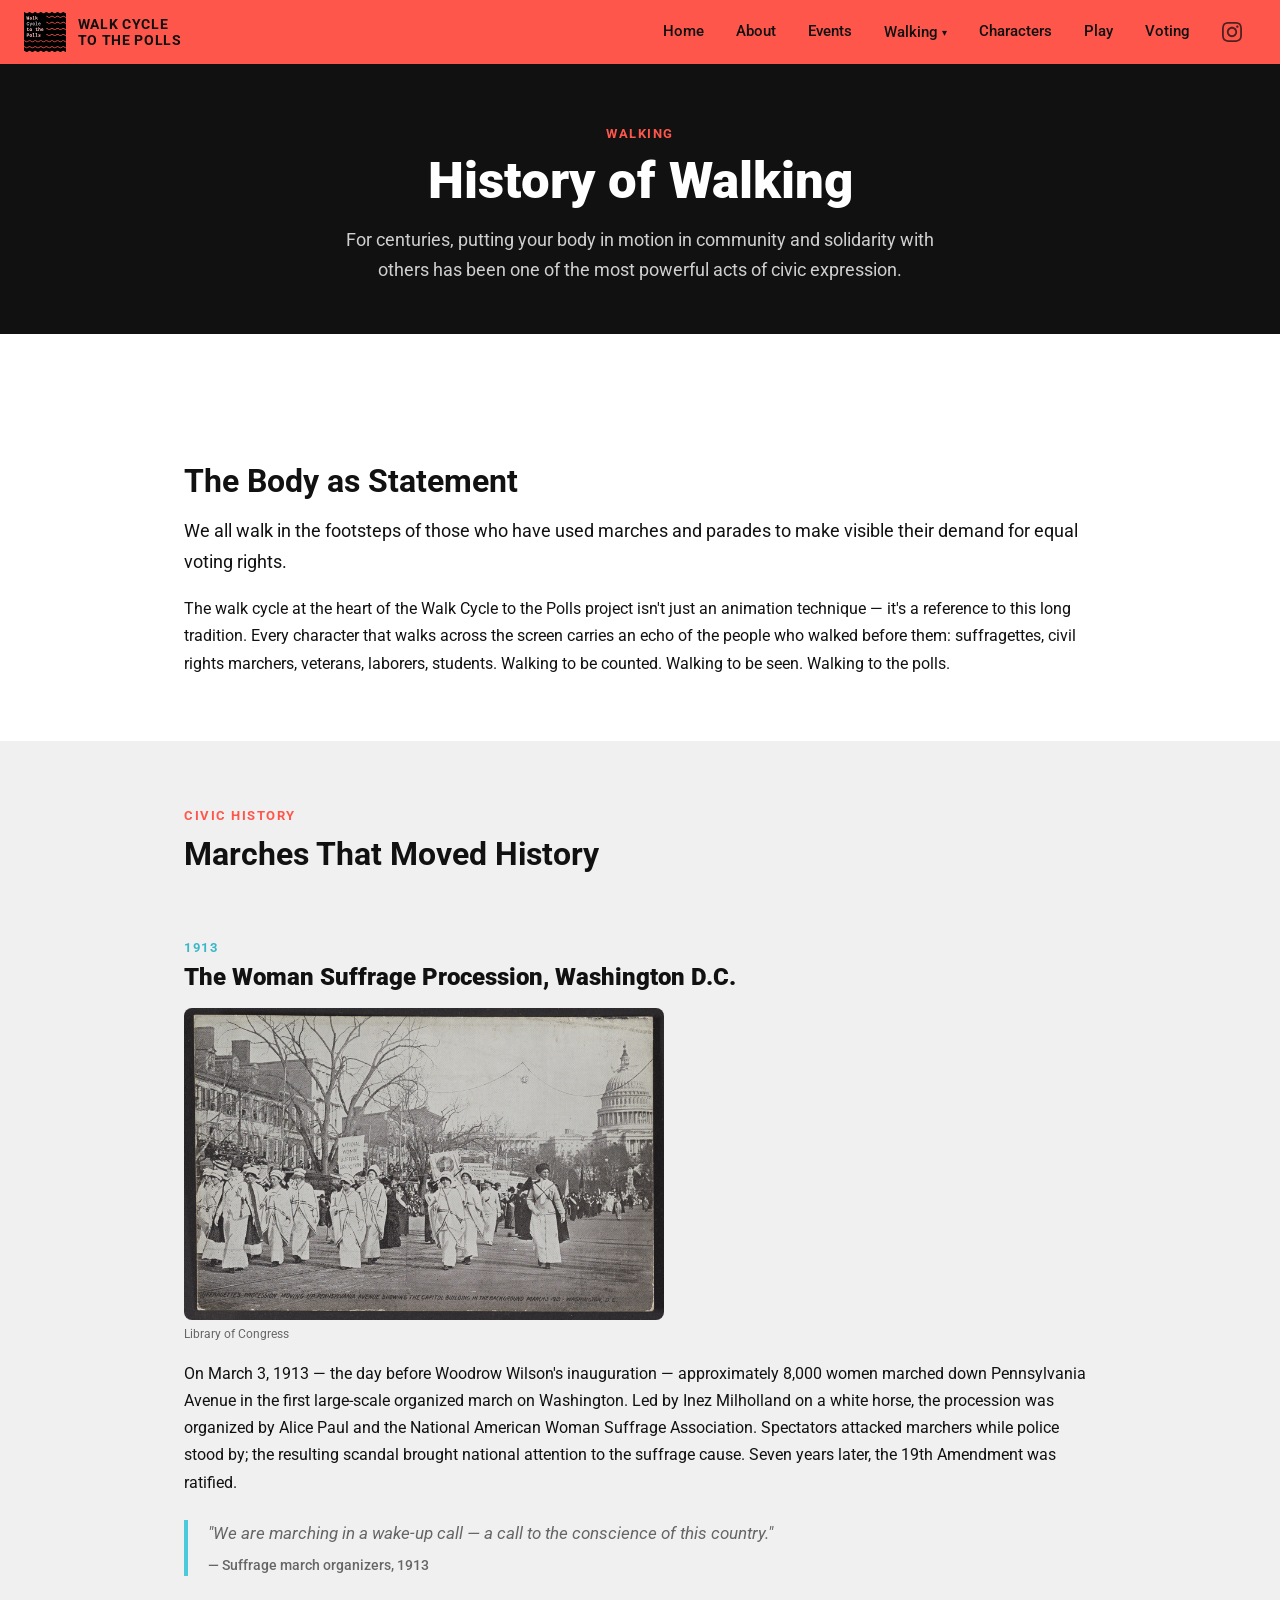
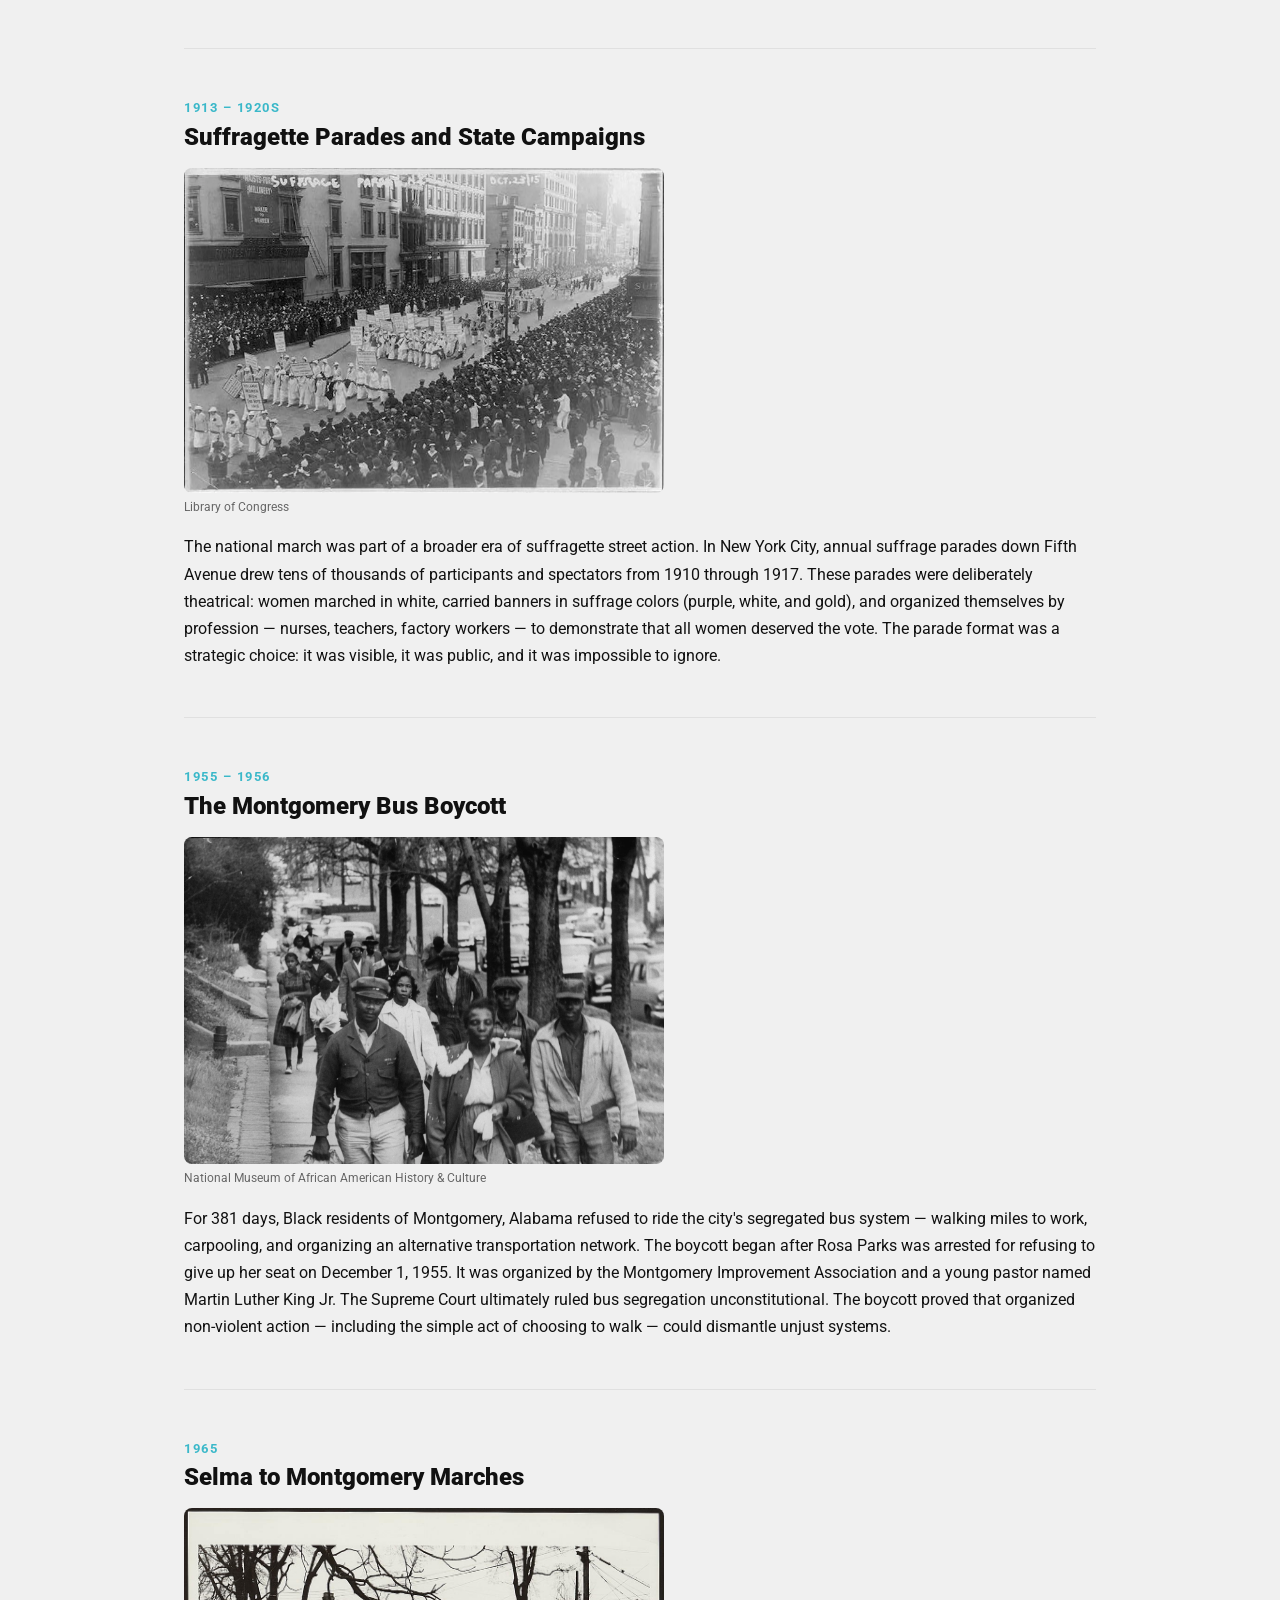
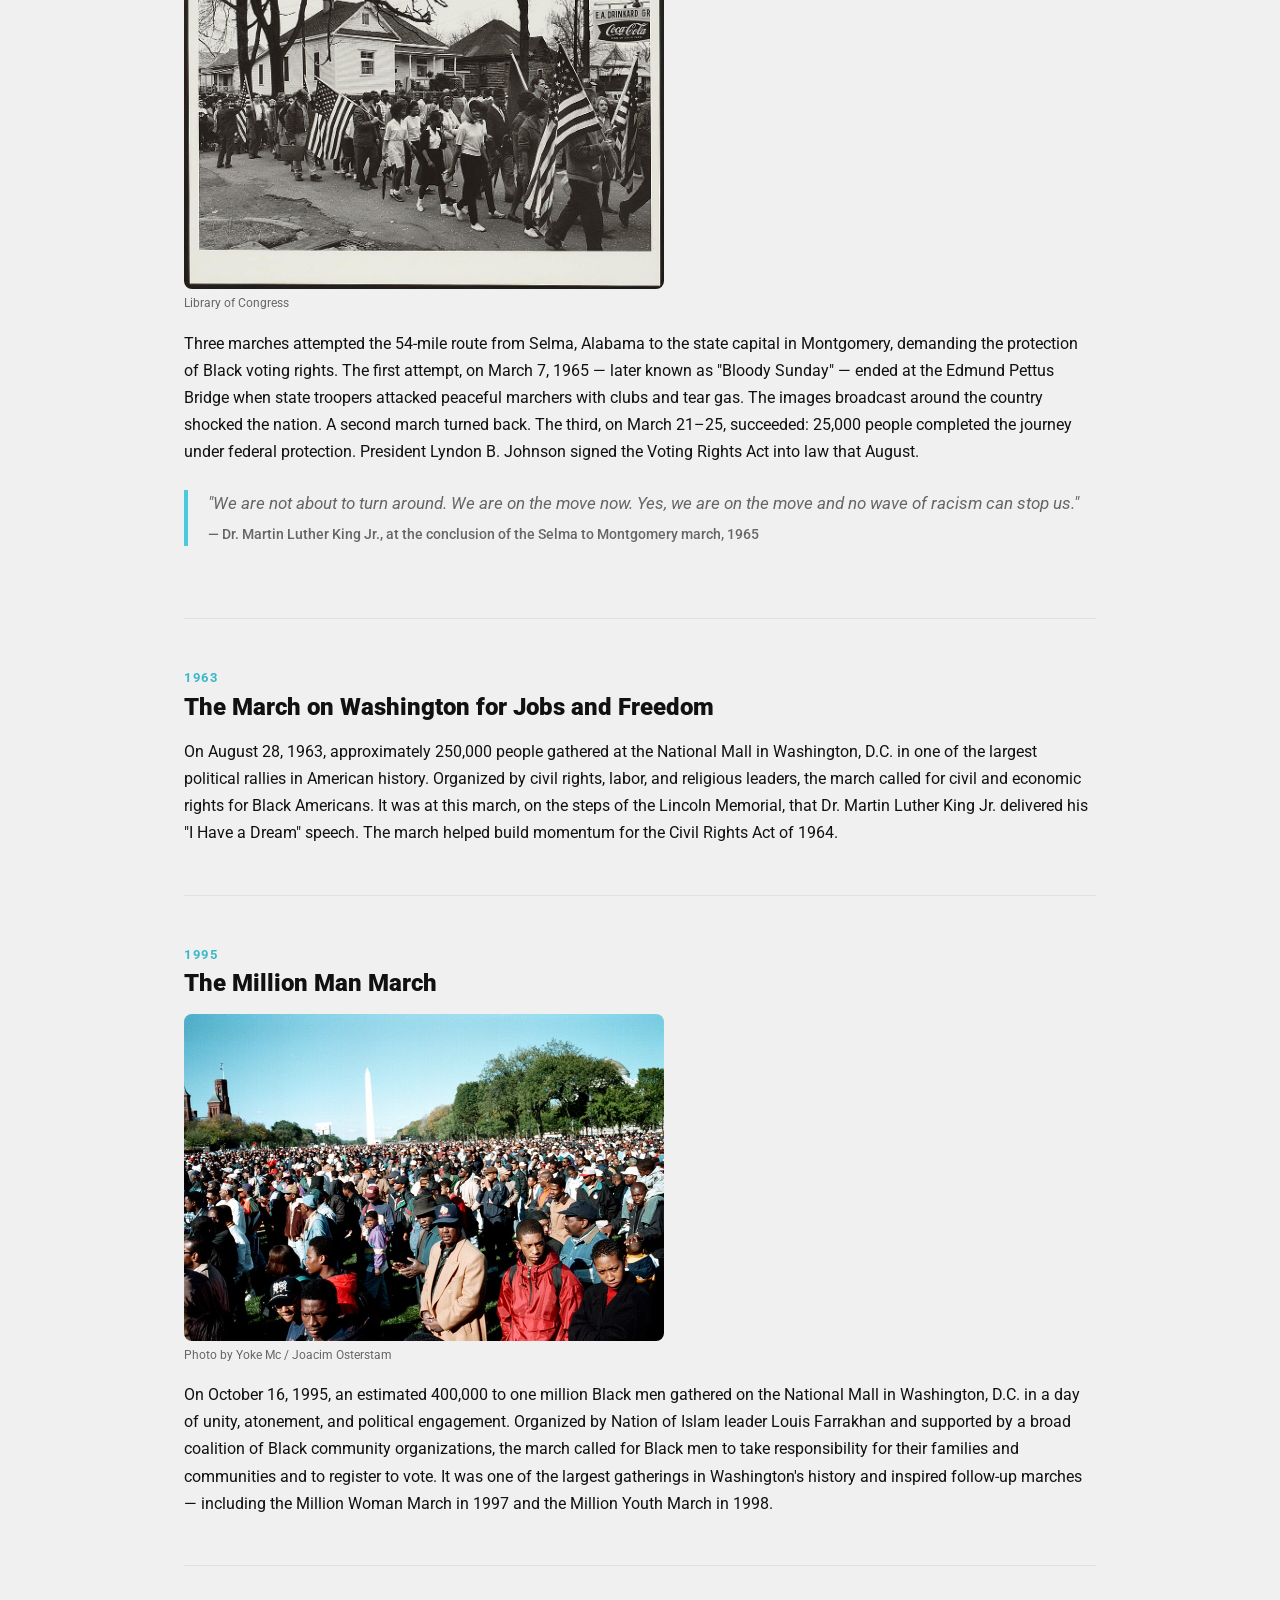
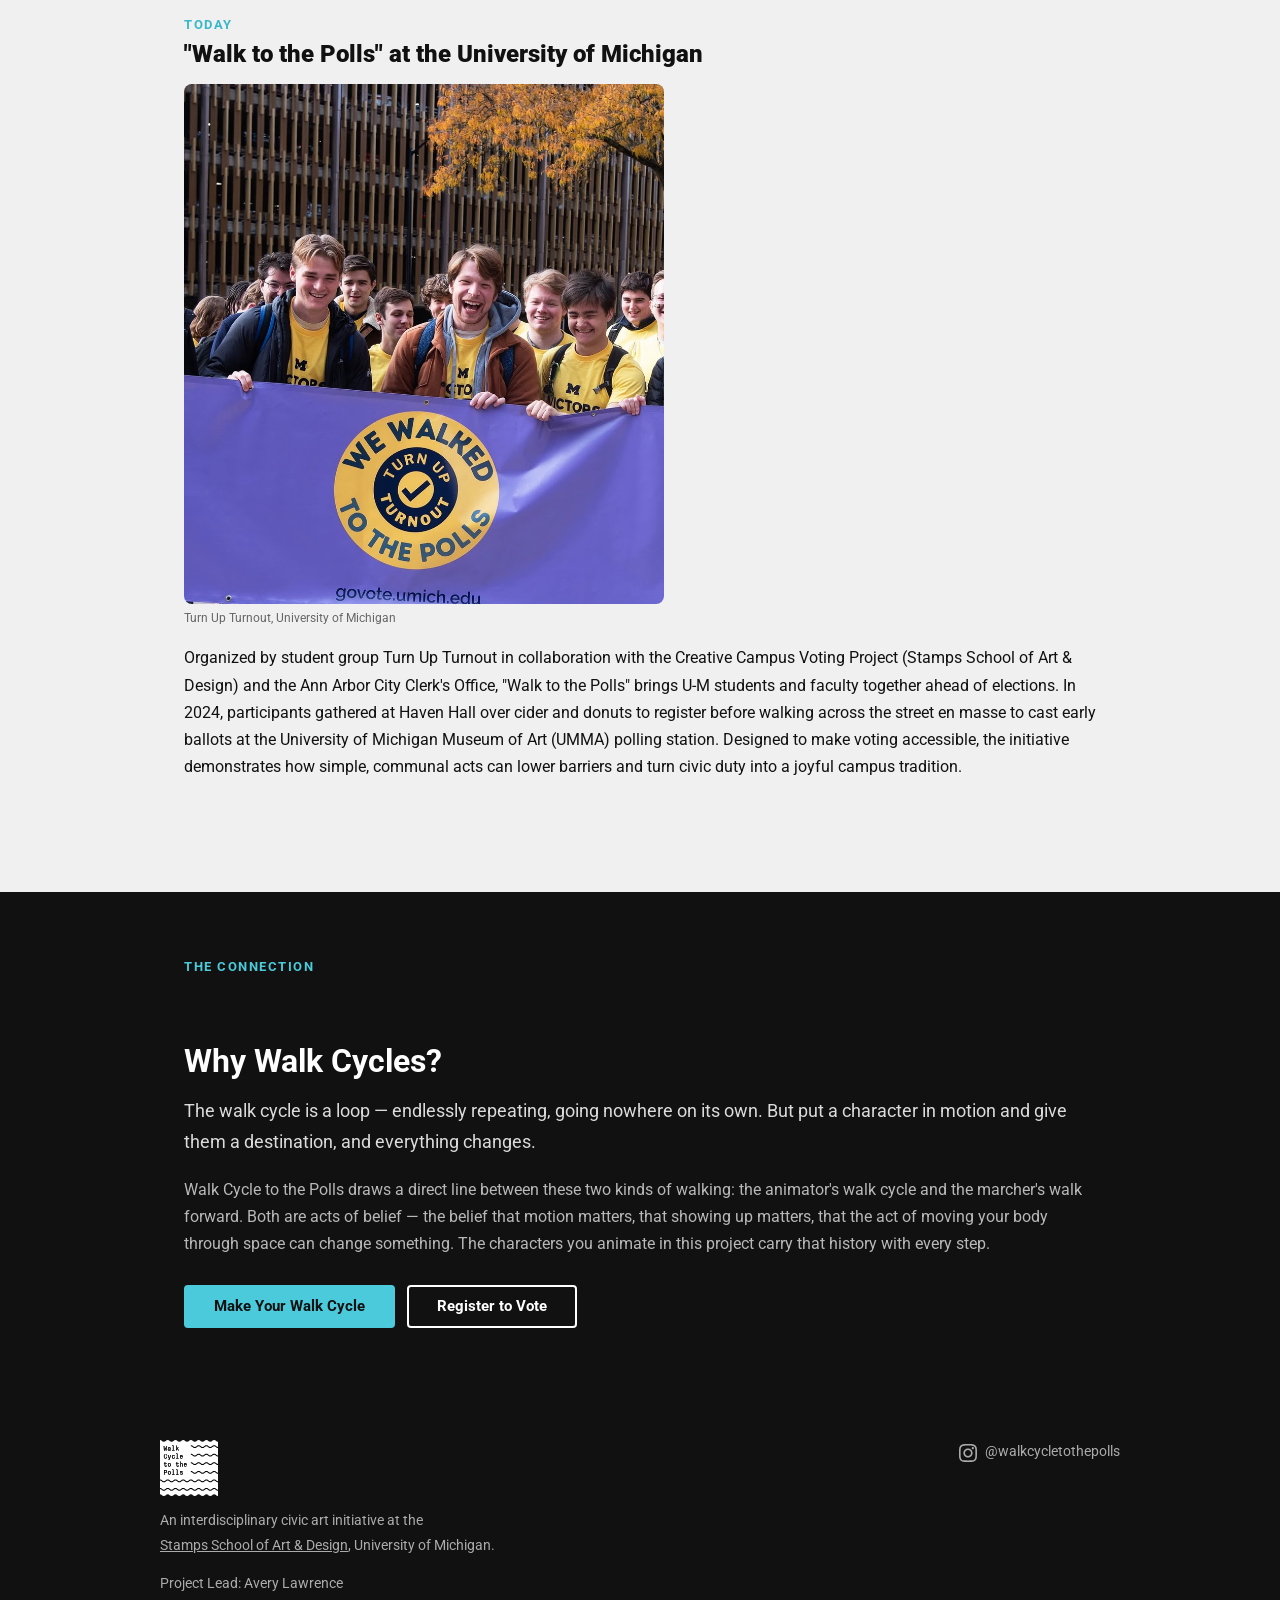
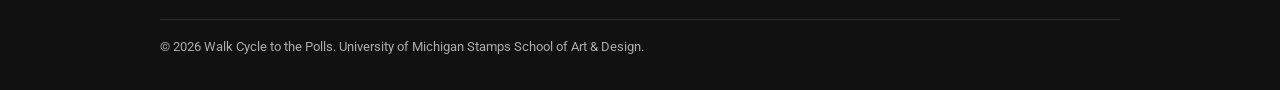
<file: walking/history.html>
<!DOCTYPE html>
<html lang="en">
<head>
  <meta charset="UTF-8">
  <meta name="theme-color" content="#ff564b">
  <meta name="viewport" content="width=device-width, initial-scale=1.0">
  <link rel="icon" href="/favicon.ico" sizes="any">
  <link rel="icon" type="image/png" sizes="32x32" href="/favicon-32x32.png">
  <link rel="icon" type="image/png" sizes="16x16" href="/favicon-16x16.png">
  <link rel="apple-touch-icon" href="/apple-touch-icon.png">
  <meta name="description" content="The history of walking as a civic act — from suffragette parades to Selma, the Million Man March, and beyond.">
  <meta property="og:type" content="website">
  <meta property="og:title" content="History of Walking — Walk Cycle to the Polls">
  <meta property="og:description" content="The history of walking as a civic act — from suffragette parades to Selma, the Million Man March, and beyond.">
  <meta property="og:image" content="https://www.walkcycletothepolls.com/images/social/og-preview.png">
  <meta property="og:url" content="https://www.walkcycletothepolls.com/walking/history.html">
  <meta name="twitter:card" content="summary_large_image">
  <meta name="twitter:title" content="History of Walking — Walk Cycle to the Polls">
  <meta name="twitter:description" content="The history of walking as a civic act — from suffragette parades to Selma, the Million Man March, and beyond.">
  <meta name="twitter:image" content="https://www.walkcycletothepolls.com/images/social/og-preview.png">
  <title>History of Walking — Walk Cycle to the Polls</title>
  <link rel="preconnect" href="https://fonts.googleapis.com">
  <link rel="preconnect" href="https://fonts.gstatic.com" crossorigin>
  <link href="https://fonts.googleapis.com/css2?family=Roboto:wght@400;500;700;900&display=swap" rel="stylesheet">
  <link rel="stylesheet" href="../css/style.css?v=19">
  <style>
    .march {
      padding: 48px 0;
      border-bottom: 1px solid var(--gray-mid);
    }
    .march:last-child { border-bottom: none; }
    .march__year {
      font-size: 0.8rem;
      font-weight: 700;
      letter-spacing: 0.12em;
      text-transform: uppercase;
      color: var(--orange-dark);
      margin-bottom: 4px;
    }
    .march__title {
      font-size: 1.5rem;
      font-weight: 900;
      margin-bottom: 16px;
      line-height: 1.2;
    }
    .march__quote {
      border-left: 4px solid var(--orange);
      padding-left: 20px;
      margin: 24px 0;
      font-style: italic;
      font-size: 1.05rem;
      color: var(--gray);
      line-height: 1.6;
    }
    .march__image {
      width: 100%;
      max-width: 480px;
      border-radius: 8px;
      display: block;
      margin: 16px 0 4px;
    }
    .march__credit {
      font-size: 0.75rem;
      color: var(--gray);
      margin-bottom: 16px;
    }
    .march__quote cite {
      display: block;
      font-style: normal;
      font-size: 0.85rem;
      margin-top: 8px;
      font-weight: 500;
    }
  </style>
</head>
<body>

  <a class="skip-link" href="#main-content">Skip to main content</a>

  <nav aria-label="Main navigation">
    <div class="nav-inner">
    <a href="../index.html" class="nav-logo" aria-label="Walk Cycle to the Polls — home">
      <img src="../graphics/WCTTP-logo-STANDARD.svg" alt="Walk Cycle to the Polls logo">
      <span class="nav-logo-text">Walk Cycle<br>to the Polls</span>
    </a>
    <button class="nav-toggle" id="nav-toggle" aria-expanded="false" aria-controls="nav-links" aria-label="Open menu">☰</button>
    <ul class="nav-links" id="nav-links" role="list">
      <li><a href="../index.html">Home</a></li>
      <li><a href="../about.html">About</a></li>
      <li><a href="../events.html">Events</a></li>
      <li>
        <button class="nav-parent" aria-expanded="false" aria-haspopup="true">
          Walking <span class="nav-arrow" aria-hidden="true">▾</span>
        </button>
        <ul class="dropdown" role="list">
          <li><a href="walk-cycles.html">Walk Cycles</a></li>
          <li><a href="history.html" class="active">History of Walking</a></li>
          <li><a href="make-a-walk-cycle.html">Make a Walk Cycle</a></li>
          <li><a href="how-to-submit.html">How to Submit</a></li>
          <li><a href="sprite-sheet-maker.html">Sprite Sheet Maker</a></li>
          <li><a href="upload-walk-cycle.html">Contribute to the Game!</a></li>
        </ul>
      </li>
      <li><a href="../characters.html">Characters</a></li>
      <li><a href="../play.html">Play</a></li>
      <li><a href="../voting.html">Voting</a></li>
      <li>
        <a class="nav-instagram" href="https://www.instagram.com/walkcycletothepolls" target="_blank" rel="noopener noreferrer" aria-label="Walk Cycle to the Polls on Instagram">
          <svg aria-hidden="true" width="20" height="20" viewBox="0 0 24 24" fill="currentColor"><path d="M12 2.163c3.204 0 3.584.012 4.85.07 3.252.148 4.771 1.691 4.919 4.919.058 1.265.069 1.645.069 4.849 0 3.205-.012 3.584-.069 4.849-.149 3.225-1.664 4.771-4.919 4.919-1.266.058-1.644.07-4.85.07-3.204 0-3.584-.012-4.849-.07-3.26-.149-4.771-1.699-4.919-4.92-.058-1.265-.07-1.644-.07-4.849 0-3.204.013-3.583.07-4.849.149-3.227 1.664-4.771 4.919-4.919 1.266-.057 1.645-.069 4.849-.069zm0-2.163c-3.259 0-3.667.014-4.947.072-4.358.2-6.78 2.618-6.98 6.98-.059 1.281-.073 1.689-.073 4.948 0 3.259.014 3.668.072 4.948.2 4.358 2.618 6.78 6.98 6.98 1.281.058 1.689.072 4.948.072 3.259 0 3.668-.014 4.948-.072 4.354-.2 6.782-2.618 6.979-6.98.059-1.28.073-1.689.073-4.948 0-3.259-.014-3.667-.072-4.947-.196-4.354-2.617-6.78-6.979-6.98-1.281-.059-1.69-.073-4.949-.073zm0 5.838c-3.403 0-6.162 2.759-6.162 6.162s2.759 6.163 6.162 6.163 6.162-2.759 6.162-6.163c0-3.403-2.759-6.162-6.162-6.162zm0 10.162c-2.209 0-4-1.79-4-4 0-2.209 1.791-4 4-4s4 1.791 4 4c0 2.21-1.791 4-4 4zm6.406-11.845c-.796 0-1.441.645-1.441 1.44s.645 1.44 1.441 1.44c.795 0 1.439-.645 1.439-1.44s-.644-1.44-1.439-1.44z"/></svg>
        </a>
      </li>
    </ul>
    </div>
  </nav>

  <div class="page-wrapper">
    <main id="main-content">

      <header class="page-hero">
        <div class="container">
          <span class="eyebrow">Walking</span>
          <h1>History of Walking</h1>
          <p class="lead">For centuries, putting your body in motion in community and solidarity with others has been one of the most powerful acts of civic expression.</p>
        </div>
      </header>

      <!-- Intro -->
      <section class="section" aria-labelledby="intro-heading">
        <div class="container prose">
          <h2 id="intro-heading">The Body as Statement</h2>
          <p class="lead">We all walk in the footsteps of those who have used marches and parades to make visible their demand for equal voting rights.</p>
          <p>The walk cycle at the heart of the Walk Cycle to the Polls project isn't just an animation technique — it's a reference to this long tradition. Every character that walks across the screen carries an echo of the people who walked before them: suffragettes, civil rights marchers, veterans, laborers, students. Walking to be counted. Walking to be seen. Walking to the polls.</p>
        </div>
      </section>

      <!-- Historical marches -->
      <section class="section section--gray" aria-labelledby="marches-heading">
        <div class="container">
          <span class="eyebrow">Civic History</span>
          <h2 id="marches-heading">Marches That Moved History</h2>

          <div class="march">
            <div class="march__year">1913</div>
            <h3 class="march__title">The Woman Suffrage Procession, Washington D.C.</h3>
            <img class="march__image" src="../images/history/Suffragette-Procession-1913-Library-of-Congress.jpg" alt="Suffragettes marching down Pennsylvania Avenue in the 1913 Woman Suffrage Procession">
            <p class="march__credit">Library of Congress</p>
            <p>On March 3, 1913 — the day before Woodrow Wilson's inauguration — approximately 8,000 women marched down Pennsylvania Avenue in the first large-scale organized march on Washington. Led by Inez Milholland on a white horse, the procession was organized by Alice Paul and the National American Woman Suffrage Association. Spectators attacked marchers while police stood by; the resulting scandal brought national attention to the suffrage cause. Seven years later, the 19th Amendment was ratified.</p>
            <blockquote class="march__quote">
              "We are marching in a wake-up call — a call to the conscience of this country."
              <cite>— Suffrage march organizers, 1913</cite>
            </blockquote>
          </div>

          <div class="march">
            <div class="march__year">1913 – 1920s</div>
            <h3 class="march__title">Suffragette Parades and State Campaigns</h3>
            <img class="march__image" src="../images/history/1915-NYC-suffrage-march-4-Library-of-Congress.webp" alt="A 1915 suffrage march down a New York City avenue">
            <p class="march__credit">Library of Congress</p>
            <p>The national march was part of a broader era of suffragette street action. In New York City, annual suffrage parades down Fifth Avenue drew tens of thousands of participants and spectators from 1910 through 1917. These parades were deliberately theatrical: women marched in white, carried banners in suffrage colors (purple, white, and gold), and organized themselves by profession — nurses, teachers, factory workers — to demonstrate that all women deserved the vote. The parade format was a strategic choice: it was visible, it was public, and it was impossible to ignore.</p>
          </div>

          <div class="march">
            <div class="march__year">1955 – 1956</div>
            <h3 class="march__title">The Montgomery Bus Boycott</h3>
            <img class="march__image" src="../images/history/Montgomery-bus-boycott-NMAAHC.webp" alt="Montgomery bus boycott participants walking rather than riding segregated buses">
            <p class="march__credit">National Museum of African American History &amp; Culture</p>
            <p>For 381 days, Black residents of Montgomery, Alabama refused to ride the city's segregated bus system — walking miles to work, carpooling, and organizing an alternative transportation network. The boycott began after Rosa Parks was arrested for refusing to give up her seat on December 1, 1955. It was organized by the Montgomery Improvement Association and a young pastor named Martin Luther King Jr. The Supreme Court ultimately ruled bus segregation unconstitutional. The boycott proved that organized non-violent action — including the simple act of choosing to walk — could dismantle unjust systems.</p>
          </div>

          <div class="march">
            <div class="march__year">1965</div>
            <h3 class="march__title">Selma to Montgomery Marches</h3>
            <img class="march__image" src="../images/history/Selma-to-Montgomery-Marches-Library-of-Congress.jpg" alt="Marchers crossing on the Selma to Montgomery march for voting rights">
            <p class="march__credit">Library of Congress</p>
            <p>Three marches attempted the 54-mile route from Selma, Alabama to the state capital in Montgomery, demanding the protection of Black voting rights. The first attempt, on March 7, 1965 — later known as "Bloody Sunday" — ended at the Edmund Pettus Bridge when state troopers attacked peaceful marchers with clubs and tear gas. The images broadcast around the country shocked the nation. A second march turned back. The third, on March 21–25, succeeded: 25,000 people completed the journey under federal protection. President Lyndon B. Johnson signed the Voting Rights Act into law that August.</p>
            <blockquote class="march__quote">
              "We are not about to turn around. We are on the move now. Yes, we are on the move and no wave of racism can stop us."
              <cite>— Dr. Martin Luther King Jr., at the conclusion of the Selma to Montgomery march, 1965</cite>
            </blockquote>
          </div>

          <div class="march">
            <div class="march__year">1963</div>
            <h3 class="march__title">The March on Washington for Jobs and Freedom</h3>
            <p>On August 28, 1963, approximately 250,000 people gathered at the National Mall in Washington, D.C. in one of the largest political rallies in American history. Organized by civil rights, labor, and religious leaders, the march called for civil and economic rights for Black Americans. It was at this march, on the steps of the Lincoln Memorial, that Dr. Martin Luther King Jr. delivered his "I Have a Dream" speech. The march helped build momentum for the Civil Rights Act of 1964.</p>
          </div>

          <div class="march">
            <div class="march__year">1995</div>
            <h3 class="march__title">The Million Man March</h3>
            <img class="march__image" src="../images/history/Million-Man-March-YokeMc-JoacimOsterstam.jpg" alt="Crowds gathered on the National Mall for the 1995 Million Man March">
            <p class="march__credit">Photo by Yoke Mc / Joacim Osterstam</p>
            <p>On October 16, 1995, an estimated 400,000 to one million Black men gathered on the National Mall in Washington, D.C. in a day of unity, atonement, and political engagement. Organized by Nation of Islam leader Louis Farrakhan and supported by a broad coalition of Black community organizations, the march called for Black men to take responsibility for their families and communities and to register to vote. It was one of the largest gatherings in Washington's history and inspired follow-up marches — including the Million Woman March in 1997 and the Million Youth March in 1998.</p>
          </div>

          <div class="march">
            <div class="march__year">Today</div>
            <h3 class="march__title">"Walk to the Polls" at the University of Michigan</h3>
            <img class="march__image" src="../images/history/Walk-to-the-Polls-Turn-Up-Turnout-University-of-Michigan.avif" alt="U-M students walking together to cast early ballots at UMMA">
            <p class="march__credit">Turn Up Turnout, University of Michigan</p>
            <p>Organized by student group Turn Up Turnout in collaboration with the Creative Campus Voting Project (Stamps School of Art &amp; Design) and the Ann Arbor City Clerk's Office, "Walk to the Polls" brings U-M students and faculty together ahead of elections. In 2024, participants gathered at Haven Hall over cider and donuts to register before walking across the street en masse to cast early ballots at the University of Michigan Museum of Art (UMMA) polling station. Designed to make voting accessible, the initiative demonstrates how simple, communal acts can lower barriers and turn civic duty into a joyful campus tradition.</p>
          </div>

        </div>
      </section>

      <!-- Connection to WCTTP -->
      <section class="section section--black" aria-labelledby="connection-heading">
        <div class="container prose">
          <span class="eyebrow">The Connection</span>
          <h2 id="connection-heading" style="color:var(--white);">Why Walk Cycles?</h2>
          <p class="lead" style="color:rgba(255,255,255,0.85);">The walk cycle is a loop — endlessly repeating, going nowhere on its own. But put a character in motion and give them a destination, and everything changes.</p>
          <p style="color:rgba(255,255,255,0.7);">Walk Cycle to the Polls draws a direct line between these two kinds of walking: the animator's walk cycle and the marcher's walk forward. Both are acts of belief — the belief that motion matters, that showing up matters, that the act of moving your body through space can change something. The characters you animate in this project carry that history with every step.</p>
          <div class="btn-group">
            <a class="btn btn--orange" href="make-a-walk-cycle.html">Make Your Walk Cycle</a>
            <a class="btn btn--outline-white" href="../voting.html">Register to Vote</a>
          </div>
        </div>
      </section>

    </main>

    <footer>
      <div class="footer-inner">
        <div>
          <div class="footer-logo">
            <img src="../graphics/WCTTP-logo-White.svg" alt="Walk Cycle to the Polls">
          </div>
          <div class="footer-copy">
            <p>An interdisciplinary civic art initiative at the<br>
            <a href="https://stamps.umich.edu" target="_blank" rel="noopener noreferrer">Stamps School of Art &amp; Design</a>,
            University of Michigan.</p>
            <p class="mt-8">Project Lead: Avery Lawrence</p>
          </div>
        </div>
        <div class="footer-social">
          <a href="https://www.instagram.com/walkcycletothepolls" target="_blank" rel="noopener noreferrer" aria-label="Walk Cycle to the Polls on Instagram">
            <svg aria-hidden="true" width="18" height="18" viewBox="0 0 24 24" fill="currentColor"><path d="M12 2.163c3.204 0 3.584.012 4.85.07 3.252.148 4.771 1.691 4.919 4.919.058 1.265.069 1.645.069 4.849 0 3.205-.012 3.584-.069 4.849-.149 3.225-1.664 4.771-4.919 4.919-1.266.058-1.644.07-4.85.07-3.204 0-3.584-.012-4.849-.07-3.26-.149-4.771-1.699-4.919-4.92-.058-1.265-.07-1.644-.07-4.849 0-3.204.013-3.583.07-4.849.149-3.227 1.664-4.771 4.919-4.919 1.266-.057 1.645-.069 4.849-.069zm0-2.163c-3.259 0-3.667.014-4.947.072-4.358.2-6.78 2.618-6.98 6.98-.059 1.281-.073 1.689-.073 4.948 0 3.259.014 3.668.072 4.948.2 4.358 2.618 6.78 6.98 6.98 1.281.058 1.689.072 4.948.072 3.259 0 3.668-.014 4.948-.072 4.354-.2 6.782-2.618 6.979-6.98.059-1.28.073-1.689.073-4.948 0-3.259-.014-3.667-.072-4.947-.196-4.354-2.617-6.78-6.979-6.98-1.281-.059-1.69-.073-4.949-.073zm0 5.838c-3.403 0-6.162 2.759-6.162 6.162s2.759 6.163 6.162 6.163 6.162-2.759 6.162-6.163c0-3.403-2.759-6.162-6.162-6.162zm0 10.162c-2.209 0-4-1.79-4-4 0-2.209 1.791-4 4-4s4 1.791 4 4c0 2.21-1.791 4-4 4zm6.406-11.845c-.796 0-1.441.645-1.441 1.44s.645 1.44 1.441 1.44c.795 0 1.439-.645 1.439-1.44s-.644-1.44-1.439-1.44z"/></svg>
            @walkcycletothepolls
          </a>
        </div>
      </div>
      <div class="footer-bottom">
        <p>&copy; 2026 Walk Cycle to the Polls. University of Michigan Stamps School of Art &amp; Design.</p>
      </div>
    </footer>
  </div>

  <script src="../js/nav.js"></script>
  <!-- Privacy-friendly visit counts (no cookies): https://walkcycletothepolls.goatcounter.com -->
  <script data-goatcounter="https://walkcycletothepolls.goatcounter.com/count" async src="https://gc.zgo.at/count.js"></script>
</body>
</html>
</file>
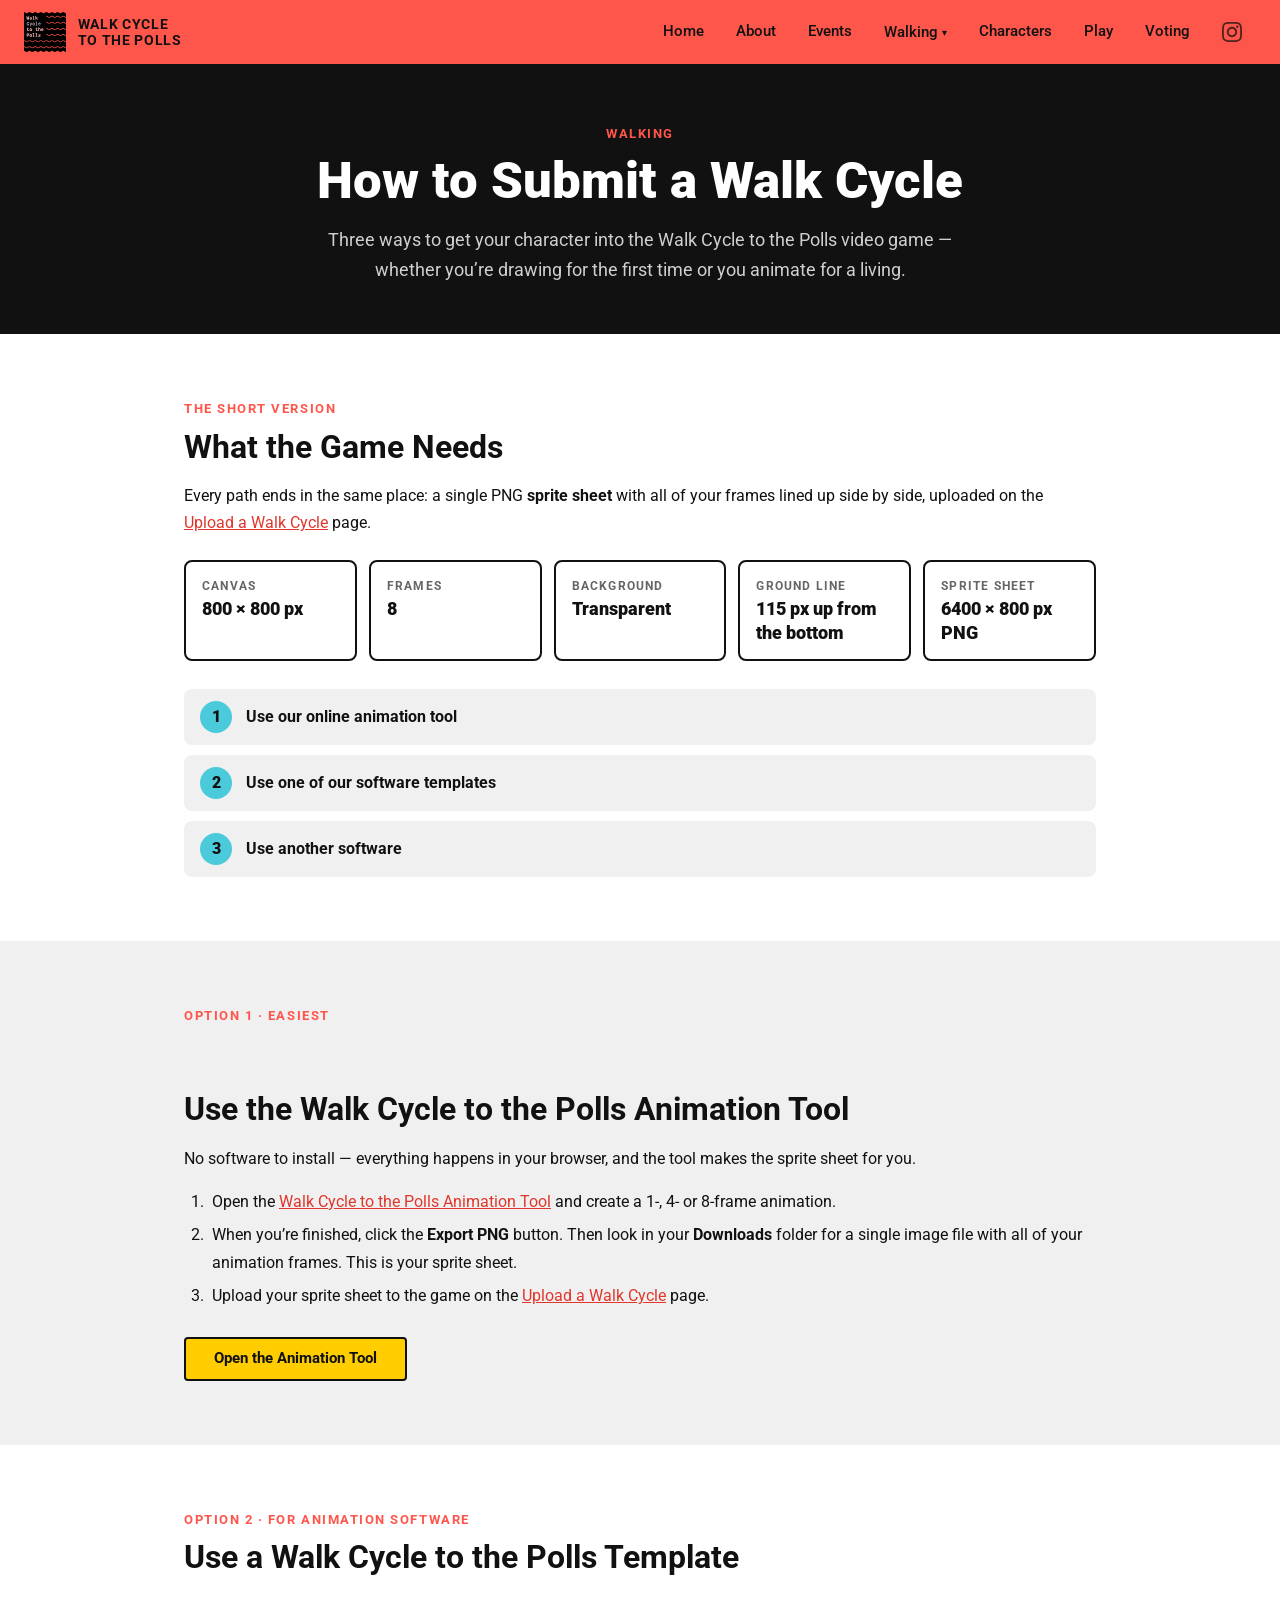
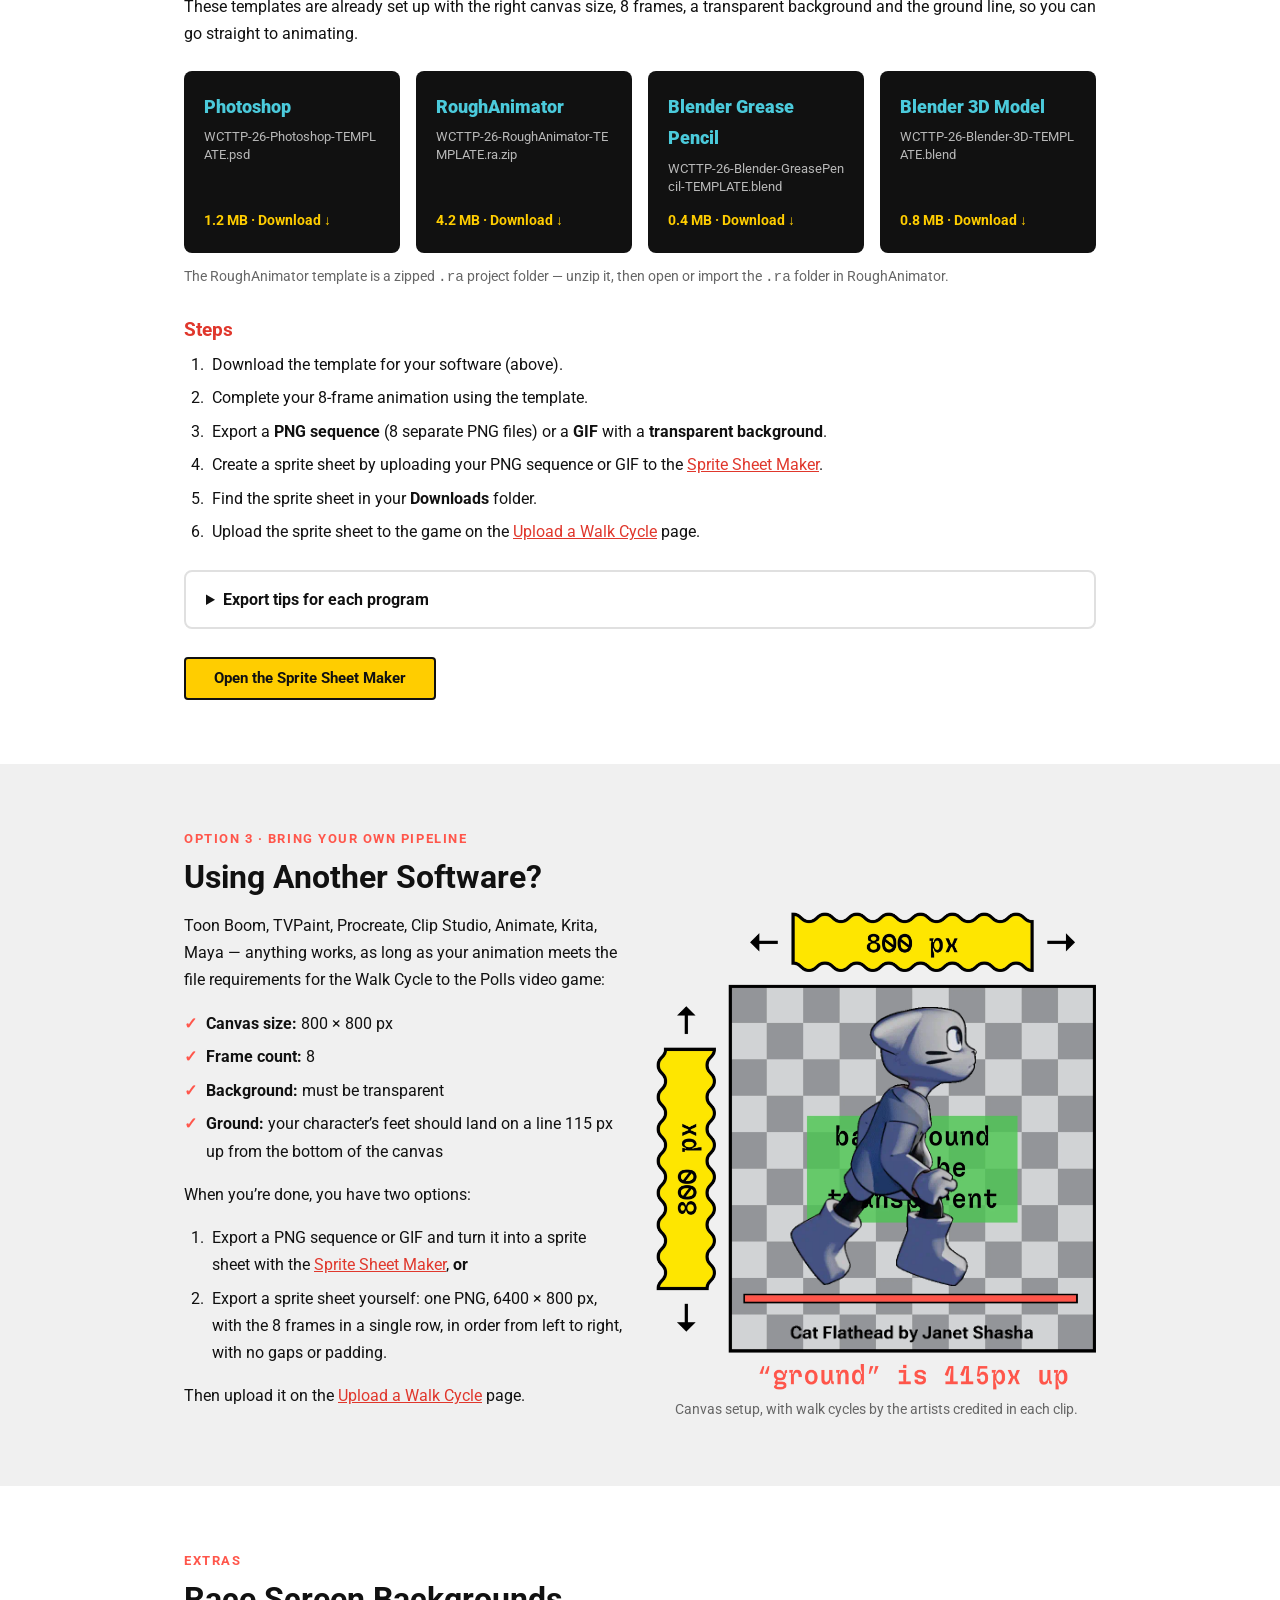
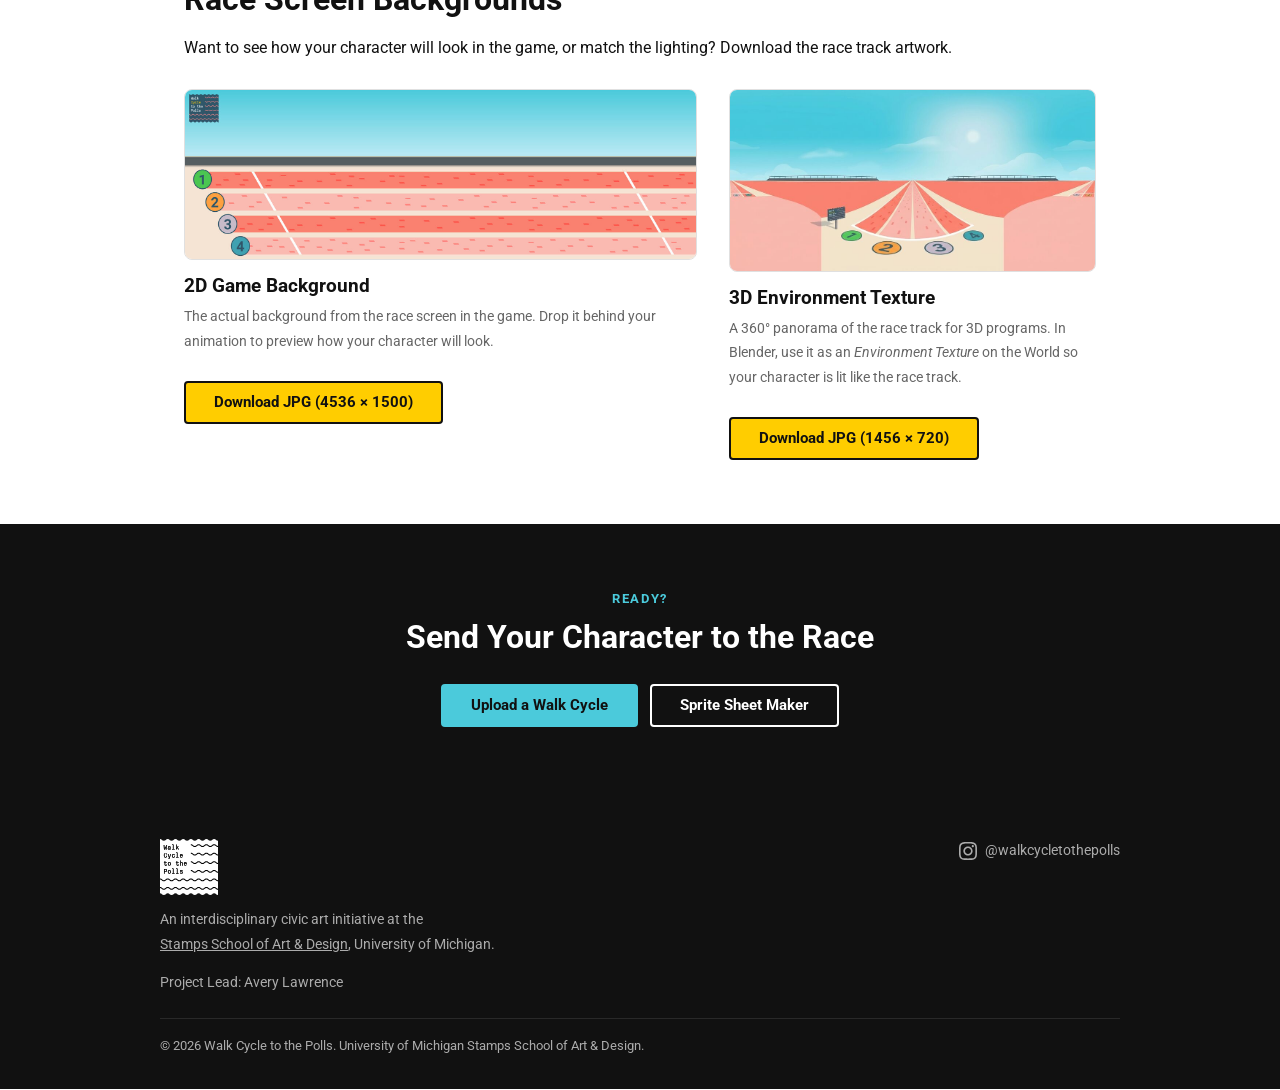
<file: walking/how-to-submit.html>
<!DOCTYPE html>
<html lang="en">
<head>
  <meta charset="UTF-8">
  <meta name="theme-color" content="#ff564b">
  <meta name="viewport" content="width=device-width, initial-scale=1.0">
  <link rel="icon" href="/favicon.ico" sizes="any">
  <link rel="icon" type="image/png" sizes="32x32" href="/favicon-32x32.png">
  <link rel="icon" type="image/png" sizes="16x16" href="/favicon-16x16.png">
  <link rel="apple-touch-icon" href="/apple-touch-icon.png">
  <meta name="description" content="Step-by-step instructions, software templates, and file requirements for submitting a walk cycle to the Walk Cycle to the Polls video game.">
  <meta property="og:type" content="website">
  <meta property="og:title" content="How to Submit a Walk Cycle — Walk Cycle to the Polls">
  <meta property="og:description" content="Step-by-step instructions, software templates, and file requirements for submitting a walk cycle to the Walk Cycle to the Polls video game.">
  <meta property="og:image" content="https://www.walkcycletothepolls.com/images/social/og-preview.png">
  <meta property="og:url" content="https://www.walkcycletothepolls.com/walking/how-to-submit.html">
  <meta name="twitter:card" content="summary_large_image">
  <meta name="twitter:title" content="How to Submit a Walk Cycle — Walk Cycle to the Polls">
  <meta name="twitter:description" content="Step-by-step instructions, software templates, and file requirements for submitting a walk cycle to the Walk Cycle to the Polls video game.">
  <meta name="twitter:image" content="https://www.walkcycletothepolls.com/images/social/og-preview.png">
  <title>How to Submit a Walk Cycle — Walk Cycle to the Polls</title>
  <link rel="preconnect" href="https://fonts.googleapis.com">
  <link rel="preconnect" href="https://fonts.gstatic.com" crossorigin>
  <link href="https://fonts.googleapis.com/css2?family=Roboto:wght@400;500;700;900&display=swap" rel="stylesheet">
  <link rel="stylesheet" href="../css/style.css?v=19">
</head>
<body>

  <a class="skip-link" href="#main-content">Skip to main content</a>

  <nav aria-label="Main navigation">
    <div class="nav-inner">
    <a href="../index.html" class="nav-logo" aria-label="Walk Cycle to the Polls — home">
      <img src="../graphics/WCTTP-logo-STANDARD.svg" alt="Walk Cycle to the Polls logo">
      <span class="nav-logo-text">Walk Cycle<br>to the Polls</span>
    </a>
    <button class="nav-toggle" id="nav-toggle" aria-expanded="false" aria-controls="nav-links" aria-label="Open menu">☰</button>
    <ul class="nav-links" id="nav-links" role="list">
      <li><a href="../index.html">Home</a></li>
      <li><a href="../about.html">About</a></li>
      <li><a href="../events.html">Events</a></li>
      <li>
        <button class="nav-parent" aria-expanded="false" aria-haspopup="true">
          Walking <span class="nav-arrow" aria-hidden="true">▾</span>
        </button>
        <ul class="dropdown" role="list">
          <li><a href="walk-cycles.html">Walk Cycles</a></li>
          <li><a href="history.html">History of Walking</a></li>
          <li><a href="make-a-walk-cycle.html">Make a Walk Cycle</a></li>
          <li><a href="upload-walk-cycle.html">Contribute to the Game!</a></li>
        </ul>
      </li>
      <li><a href="../characters.html">Characters</a></li>
      <li><a href="../play.html">Play</a></li>
      <li><a href="../voting.html">Voting</a></li>
      <li>
        <a class="nav-instagram" href="https://www.instagram.com/walkcycletothepolls" target="_blank" rel="noopener noreferrer" aria-label="Walk Cycle to the Polls on Instagram">
          <svg aria-hidden="true" width="20" height="20" viewBox="0 0 24 24" fill="currentColor"><path d="M12 2.163c3.204 0 3.584.012 4.85.07 3.252.148 4.771 1.691 4.919 4.919.058 1.265.069 1.645.069 4.849 0 3.205-.012 3.584-.069 4.849-.149 3.225-1.664 4.771-4.919 4.919-1.266.058-1.644.07-4.85.07-3.204 0-3.584-.012-4.849-.07-3.26-.149-4.771-1.699-4.919-4.92-.058-1.265-.07-1.644-.07-4.849 0-3.204.013-3.583.07-4.849.149-3.227 1.664-4.771 4.919-4.919 1.266-.057 1.645-.069 4.849-.069zm0-2.163c-3.259 0-3.667.014-4.947.072-4.358.2-6.78 2.618-6.98 6.98-.059 1.281-.073 1.689-.073 4.948 0 3.259.014 3.668.072 4.948.2 4.358 2.618 6.78 6.98 6.98 1.281.058 1.689.072 4.948.072 3.259 0 3.668-.014 4.948-.072 4.354-.2 6.782-2.618 6.979-6.98.059-1.28.073-1.689.073-4.948 0-3.259-.014-3.667-.072-4.947-.196-4.354-2.617-6.78-6.979-6.98-1.281-.059-1.69-.073-4.949-.073zm0 5.838c-3.403 0-6.162 2.759-6.162 6.162s2.759 6.163 6.162 6.163 6.162-2.759 6.162-6.163c0-3.403-2.759-6.162-6.162-6.162zm0 10.162c-2.209 0-4-1.79-4-4 0-2.209 1.791-4 4-4s4 1.791 4 4c0 2.21-1.791 4-4 4zm6.406-11.845c-.796 0-1.441.645-1.441 1.44s.645 1.44 1.441 1.44c.795 0 1.439-.645 1.439-1.44s-.644-1.44-1.439-1.44z"/></svg>
        </a>
      </li>
    </ul>
    </div>
  </nav>

  <div class="page-wrapper">
    <main id="main-content">

      <header class="page-hero">
        <div class="container">
          <span class="eyebrow">Walking</span>
          <h1>How to Submit a Walk Cycle</h1>
          <p class="lead">Three ways to get your character into the Walk Cycle to the Polls video game &mdash; whether you&rsquo;re drawing for the first time or you animate for a living.</p>
        </div>
      </header>

      <!-- Specs at a glance -->
      <section class="section" aria-labelledby="specs-heading">
        <div class="container">
          <span class="eyebrow">The Short Version</span>
          <h2 id="specs-heading">What the Game Needs</h2>
          <p>Every path ends in the same place: a single PNG <strong>sprite sheet</strong> with all of your frames lined up side by side, uploaded on the <a href="upload-walk-cycle.html">Upload a Walk Cycle</a> page.</p>
          <dl class="spec-grid">
            <div class="spec"><dt>Canvas</dt><dd>800 &times; 800 px</dd></div>
            <div class="spec"><dt>Frames</dt><dd>8</dd></div>
            <div class="spec"><dt>Background</dt><dd>Transparent</dd></div>
            <div class="spec"><dt>Ground line</dt><dd>115 px up from the bottom</dd></div>
            <div class="spec"><dt>Sprite sheet</dt><dd>6400 &times; 800 px PNG</dd></div>
          </dl>
          <div class="path-links" role="navigation" aria-label="Jump to a submission method">
            <a href="#option-tool"><span>1</span> Use our online animation tool</a>
            <a href="#option-templates"><span>2</span> Use one of our software templates</a>
            <a href="#option-other"><span>3</span> Use another software</a>
          </div>
        </div>
      </section>

      <!-- Option 1 -->
      <section class="section section--gray" id="option-tool" aria-labelledby="tool-heading">
        <div class="container prose">
          <span class="eyebrow">Option 1 &middot; Easiest</span>
          <h2 id="tool-heading">Use the Walk Cycle to the Polls Animation Tool</h2>
          <p>No software to install &mdash; everything happens in your browser, and the tool makes the sprite sheet for you.</p>
          <ol class="steps">
            <li>Open the <a href="make-a-walk-cycle.html">Walk Cycle to the Polls Animation Tool</a> and create a 1-, 4- or 8-frame animation.</li>
            <li>When you&rsquo;re finished, click the <strong>Export PNG</strong> button. Then look in your <strong>Downloads</strong> folder for a single image file with all of your animation frames. This is your sprite sheet.</li>
            <li>Upload your sprite sheet to the game on the <a href="upload-walk-cycle.html">Upload a Walk Cycle</a> page.</li>
          </ol>
          <div class="btn-group">
            <a class="btn btn--black" href="make-a-walk-cycle.html">Open the Animation Tool</a>
          </div>
        </div>
      </section>

      <!-- Option 2 -->
      <section class="section" id="option-templates" aria-labelledby="templates-heading">
        <div class="container">
          <span class="eyebrow">Option 2 &middot; For Animation Software</span>
          <h2 id="templates-heading">Use a Walk Cycle to the Polls Template</h2>
          <p>These templates are already set up with the right canvas size, 8 frames, a transparent background and the ground line, so you can go straight to animating.</p>

          <div class="template-grid">
            <a class="template-card" href="../software-templates/WCTTP-26-Photoshop-TEMPLATE.psd" download data-goatcounter-click="template-photoshop" data-goatcounter-title="Template download: photoshop">
              <span class="template-card__app">Photoshop</span>
              <span class="template-card__file">WCTTP-26-Photoshop-TEMPLATE.psd</span>
              <span class="template-card__size">1.2 MB &middot; Download &darr;</span>
            </a>
            <a class="template-card" href="../software-templates/WCTTP-26-RoughAnimator-TEMPLATE.ra.zip" download data-goatcounter-click="template-roughanimator" data-goatcounter-title="Template download: roughanimator">
              <span class="template-card__app">RoughAnimator</span>
              <span class="template-card__file">WCTTP-26-RoughAnimator-TEMPLATE.ra.zip</span>
              <span class="template-card__size">4.2 MB &middot; Download &darr;</span>
            </a>
            <a class="template-card" href="../software-templates/WCTTP-26-Blender-GreasePencil-TEMPLATE.blend" download data-goatcounter-click="template-blender-grease-pencil" data-goatcounter-title="Template download: blender-grease-pencil">
              <span class="template-card__app">Blender Grease Pencil</span>
              <span class="template-card__file">WCTTP-26-Blender-GreasePencil-TEMPLATE.blend</span>
              <span class="template-card__size">0.4 MB &middot; Download &darr;</span>
            </a>
            <a class="template-card" href="../software-templates/WCTTP-26-Blender-3D-TEMPLATE.blend" download data-goatcounter-click="template-blender-3d" data-goatcounter-title="Template download: blender-3d">
              <span class="template-card__app">Blender 3D Model</span>
              <span class="template-card__file">WCTTP-26-Blender-3D-TEMPLATE.blend</span>
              <span class="template-card__size">0.8 MB &middot; Download &darr;</span>
            </a>
          </div>
          <p class="note">The RoughAnimator template is a zipped <code>.ra</code> project folder &mdash; unzip it, then open or import the <code>.ra</code> folder in RoughAnimator.</p>

          <div class="prose">
            <h3>Steps</h3>
            <ol class="steps">
              <li>Download the template for your software (above).</li>
              <li>Complete your 8-frame animation using the template.</li>
              <li>Export a <strong>PNG sequence</strong> (8 separate PNG files) or a <strong>GIF</strong> with a <strong>transparent background</strong>.</li>
              <li>Create a sprite sheet by uploading your PNG sequence or GIF to the <a href="sprite-sheet-maker.html">Sprite Sheet Maker</a>.</li>
              <li>Find the sprite sheet in your <strong>Downloads</strong> folder.</li>
              <li>Upload the sprite sheet to the game on the <a href="upload-walk-cycle.html">Upload a Walk Cycle</a> page.</li>
            </ol>
          </div>

          <details class="tips">
            <summary>Export tips for each program</summary>
            <div class="tips__body">
              <h4>Photoshop</h4>
              <p>Hide any background or reference layers. For a PNG sequence: <em>File &rarr; Export &rarr; Render Video&hellip;</em>, choose <em>Photoshop Image Sequence</em>, format <em>PNG</em>, and set Alpha Channel to <em>Straight &ndash; Unmatted</em>. For a GIF: <em>File &rarr; Export &rarr; Save for Web (Legacy)&hellip;</em>, choose <em>GIF</em> and make sure <em>Transparency</em> is checked.</p>
              <h4>RoughAnimator</h4>
              <p>Hide the paper/background layer, then export as a PNG sequence or GIF with a transparent background.</p>
              <h4>Blender (Grease Pencil or 3D)</h4>
              <p>The templates are set up for this, but double-check: <em>Render Properties &rarr; Film &rarr; Transparent</em> is on, and <em>Output Properties</em> is set to <em>PNG</em>, <em>RGBA</em>, 800&nbsp;&times;&nbsp;800&nbsp;px at 100%, frames 1&ndash;8. Then <em>Render &rarr; Render Animation</em>.</p>
            </div>
          </details>

          <div class="btn-group">
            <a class="btn btn--black" href="sprite-sheet-maker.html">Open the Sprite Sheet Maker</a>
          </div>
        </div>
      </section>

      <!-- Option 3 -->
      <section class="section section--gray" id="option-other" aria-labelledby="other-heading">
        <div class="container">
          <span class="eyebrow">Option 3 &middot; Bring Your Own Pipeline</span>
          <h2 id="other-heading">Using Another Software?</h2>
          <div class="split">
            <div class="prose">
              <p>Toon Boom, TVPaint, Procreate, Clip Studio, Animate, Krita, Maya &mdash; anything works, as long as your animation meets the file requirements for the Walk Cycle to the Polls video game:</p>
              <ul class="req-list">
                <li><strong>Canvas size:</strong> 800 &times; 800 px</li>
                <li><strong>Frame count:</strong> 8</li>
                <li><strong>Background:</strong> must be transparent</li>
                <li><strong>Ground:</strong> your character&rsquo;s feet should land on a line 115&nbsp;px up from the bottom of the canvas</li>
              </ul>
              <p>When you&rsquo;re done, you have two options:</p>
              <ol class="steps">
                <li>Export a PNG sequence or GIF and turn it into a sprite sheet with the <a href="sprite-sheet-maker.html">Sprite Sheet Maker</a>, <strong>or</strong></li>
                <li>Export a sprite sheet yourself: one PNG, 6400&nbsp;&times;&nbsp;800&nbsp;px, with the 8 frames in a single row, in order from left to right, with no gaps or padding.</li>
              </ol>
              <p>Then upload it on the <a href="upload-walk-cycle.html">Upload a Walk Cycle</a> page.</p>
            </div>
            <figure class="canvas-figure">
              <!-- Static diagram layer + animated characters layer, stacked (was one 11.7 MB GIF) -->
              <div class="canvas-anim" role="img"
                aria-label="Animated diagram of the canvas setup: an 800 by 800 pixel square with a transparent checkerboard background labeled &lsquo;background must be transparent,&rsquo; and a red ground line labeled &lsquo;ground is 115px up.&rsquo; Different walking characters take turns stepping along the ground line.">
                <img class="canvas-anim__bg" src="../images/submission-instructions/canvas-setup-static.webp" width="1600" height="1736" alt="" loading="lazy">
                <img class="canvas-anim__chars" src="../images/submission-instructions/canvas-setup-characters.webp" width="800" height="800" alt="" loading="lazy">
              </div>
              <figcaption>Canvas setup, with walk cycles by the artists credited in each clip.</figcaption>
            </figure>
          </div>
        </div>
      </section>

      <!-- Race backgrounds -->
      <section class="section" id="backgrounds" aria-labelledby="backgrounds-heading">
        <div class="container">
          <span class="eyebrow">Extras</span>
          <h2 id="backgrounds-heading">Race Screen Backgrounds</h2>
          <p>Want to see how your character will look in the game, or match the lighting? Download the race track artwork.</p>
          <div class="bg-grid">
            <figure class="bg-card">
              <img src="../images/submission-instructions/WCTTP-26-RACE-background-preview.jpg" width="1600" height="529" loading="lazy"
                alt="The 2D race screen background from the Walk Cycle to the Polls game.">
              <figcaption>
                <h3>2D Game Background</h3>
                <p>The actual background from the race screen in the game. Drop it behind your animation to preview how your character will look.</p>
                <a class="btn btn--black" href="../images/submission-instructions/WCTTP-26-RACE-background.jpg" download>Download JPG (4536 &times; 1500)</a>
              </figcaption>
            </figure>
            <figure class="bg-card">
              <img src="../images/submission-instructions/WCTTP-race-track-Environment-preview.jpg" width="1000" height="495" loading="lazy"
                alt="A 360-degree panoramic image of the race track: a bright blue sky with soft clouds and a hazy sun above coral-colored running lanes, with numbered starting circles 1 through 4 in the foreground.">
              <figcaption>
                <h3>3D Environment Texture</h3>
                <p>A 360&deg; panorama of the race track for 3D programs. In Blender, use it as an <em>Environment Texture</em> on the World so your character is lit like the race track.</p>
                <a class="btn btn--black" href="../images/submission-instructions/WCTTP-race-track-Environment.jpeg" download>Download JPG (1456 &times; 720)</a>
              </figcaption>
            </figure>
          </div>
        </div>
      </section>

      <!-- Final CTA -->
      <section class="section section--black" aria-labelledby="ready-heading">
        <div class="container text-center">
          <span class="eyebrow">Ready?</span>
          <h2 id="ready-heading" style="color:var(--white);">Send Your Character to the Race</h2>
          <div class="btn-group" style="justify-content:center;">
            <a class="btn btn--orange" href="upload-walk-cycle.html">Upload a Walk Cycle</a>
            <a class="btn btn--outline-white" href="sprite-sheet-maker.html">Sprite Sheet Maker</a>
          </div>
        </div>
      </section>

    </main>

    <footer>
      <div class="footer-inner">
        <div>
          <div class="footer-logo">
            <img src="../graphics/WCTTP-logo-White.svg" alt="Walk Cycle to the Polls">
          </div>
          <div class="footer-copy">
            <p>An interdisciplinary civic art initiative at the<br>
            <a href="https://stamps.umich.edu" target="_blank" rel="noopener noreferrer">Stamps School of Art &amp; Design</a>,
            University of Michigan.</p>
            <p class="mt-8">Project Lead: Avery Lawrence</p>
          </div>
        </div>
        <div class="footer-social">
          <a href="https://www.instagram.com/walkcycletothepolls" target="_blank" rel="noopener noreferrer" aria-label="Walk Cycle to the Polls on Instagram">
            <svg aria-hidden="true" width="18" height="18" viewBox="0 0 24 24" fill="currentColor"><path d="M12 2.163c3.204 0 3.584.012 4.85.07 3.252.148 4.771 1.691 4.919 4.919.058 1.265.069 1.645.069 4.849 0 3.205-.012 3.584-.069 4.849-.149 3.225-1.664 4.771-4.919 4.919-1.266.058-1.644.07-4.85.07-3.204 0-3.584-.012-4.849-.07-3.26-.149-4.771-1.699-4.919-4.92-.058-1.265-.07-1.644-.07-4.849 0-3.204.013-3.583.07-4.849.149-3.227 1.664-4.771 4.919-4.919 1.266-.057 1.645-.069 4.849-.069zm0-2.163c-3.259 0-3.667.014-4.947.072-4.358.2-6.78 2.618-6.98 6.98-.059 1.281-.073 1.689-.073 4.948 0 3.259.014 3.668.072 4.948.2 4.358 2.618 6.78 6.98 6.98 1.281.058 1.689.072 4.948.072 3.259 0 3.668-.014 4.948-.072 4.354-.2 6.782-2.618 6.979-6.98.059-1.28.073-1.689.073-4.948 0-3.259-.014-3.667-.072-4.947-.196-4.354-2.617-6.78-6.979-6.98-1.281-.059-1.69-.073-4.949-.073zm0 5.838c-3.403 0-6.162 2.759-6.162 6.162s2.759 6.163 6.162 6.163 6.162-2.759 6.162-6.163c0-3.403-2.759-6.162-6.162-6.162zm0 10.162c-2.209 0-4-1.79-4-4 0-2.209 1.791-4 4-4s4 1.791 4 4c0 2.21-1.791 4-4 4zm6.406-11.845c-.796 0-1.441.645-1.441 1.44s.645 1.44 1.441 1.44c.795 0 1.439-.645 1.439-1.44s-.644-1.44-1.439-1.44z"/></svg>
            @walkcycletothepolls
          </a>
        </div>
      </div>
      <div class="footer-bottom">
        <p>&copy; 2026 Walk Cycle to the Polls. University of Michigan Stamps School of Art &amp; Design.</p>
      </div>
    </footer>
  </div>

  <script src="../js/nav.js"></script>
  <!-- Privacy-friendly visit counts (no cookies): https://walkcycletothepolls.goatcounter.com -->
  <script data-goatcounter="https://walkcycletothepolls.goatcounter.com/count" async src="https://gc.zgo.at/count.js"></script>
</body>
</html>
</file>
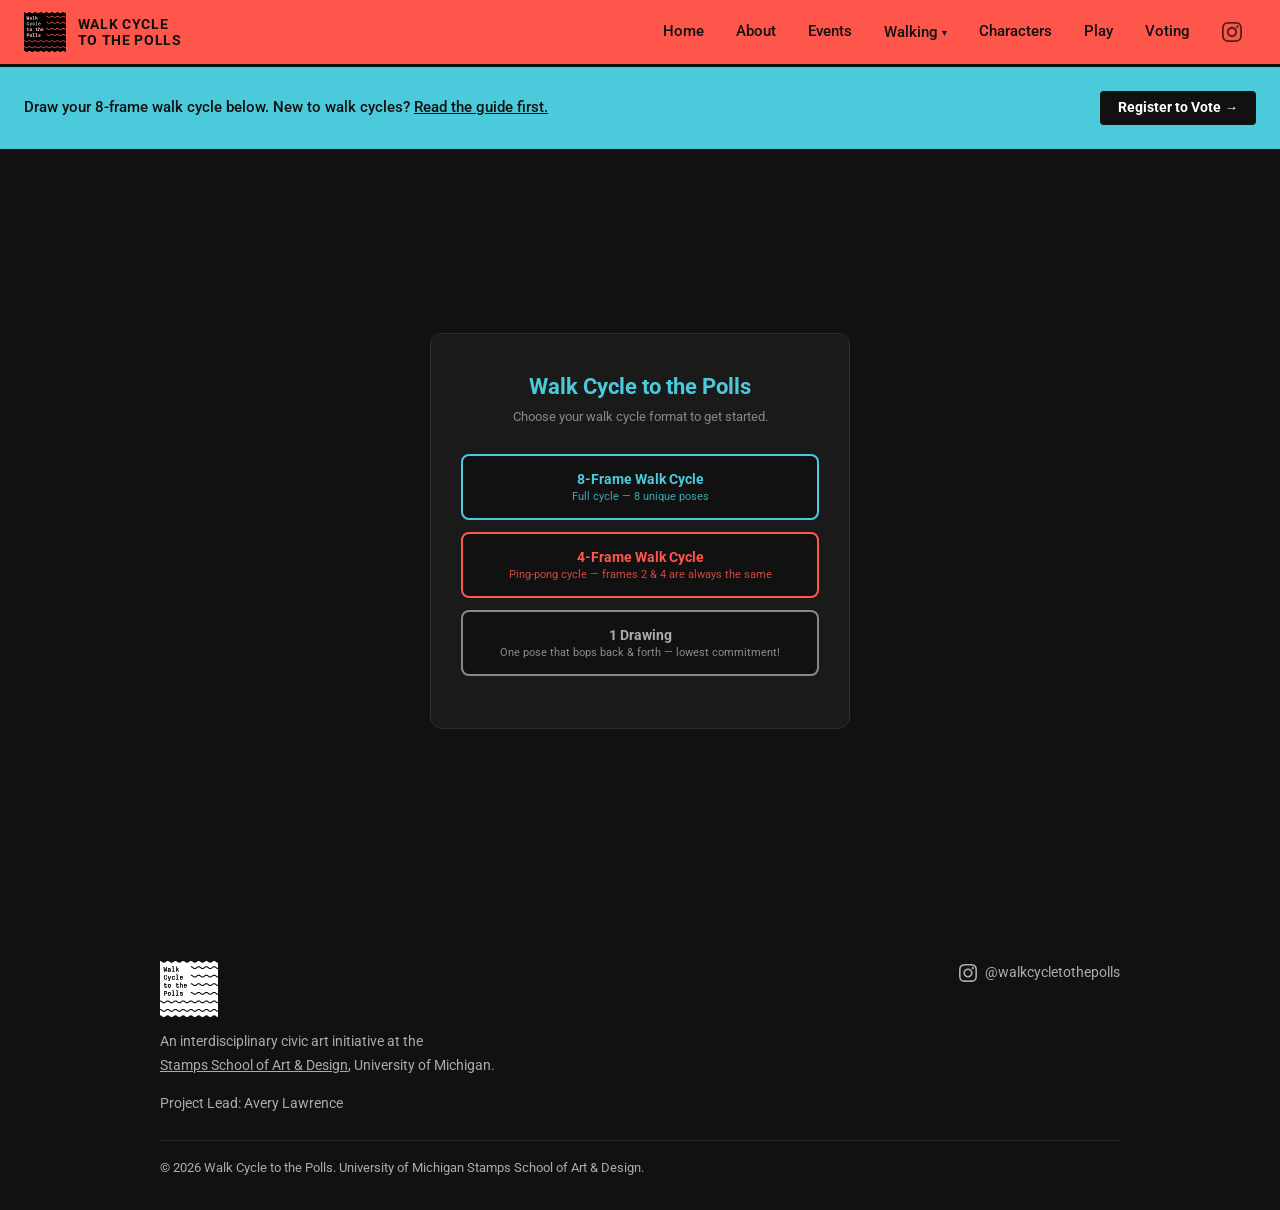
<file: walking/make-a-walk-cycle.html>
<!DOCTYPE html>
<html lang="en">
<head>
  <meta charset="UTF-8">
  <meta name="theme-color" content="#ff564b">
  <meta name="viewport" content="width=device-width, initial-scale=1.0">
  <link rel="icon" href="/favicon.ico" sizes="any">
  <link rel="icon" type="image/png" sizes="32x32" href="/favicon-32x32.png">
  <link rel="icon" type="image/png" sizes="16x16" href="/favicon-16x16.png">
  <link rel="apple-touch-icon" href="/apple-touch-icon.png">
  <meta name="description" content="Make your own walk cycle animation using our online drawing tool — then submit your character to the Walk Cycle to the Polls game.">
  <meta property="og:type" content="website">
  <meta property="og:title" content="Make a Walk Cycle — Walk Cycle to the Polls">
  <meta property="og:description" content="Make your own walk cycle animation using our online drawing tool — then submit your character to the Walk Cycle to the Polls game.">
  <meta property="og:image" content="https://www.walkcycletothepolls.com/images/social/og-preview.png">
  <meta property="og:url" content="https://www.walkcycletothepolls.com/walking/make-a-walk-cycle.html">
  <meta name="twitter:card" content="summary_large_image">
  <meta name="twitter:title" content="Make a Walk Cycle — Walk Cycle to the Polls">
  <meta name="twitter:description" content="Make your own walk cycle animation using our online drawing tool — then submit your character to the Walk Cycle to the Polls game.">
  <meta name="twitter:image" content="https://www.walkcycletothepolls.com/images/social/og-preview.png">
  <title>Make a Walk Cycle — Walk Cycle to the Polls</title>
  <link rel="preconnect" href="https://fonts.googleapis.com">
  <link rel="preconnect" href="https://fonts.gstatic.com" crossorigin>
  <link href="https://fonts.googleapis.com/css2?family=Roboto:wght@400;500;700;900&display=swap" rel="stylesheet">
  <link rel="stylesheet" href="../css/style.css?v=19">
  <style>
    .tool-intro {
      background: var(--orange);
      padding: 24px;
      display: flex;
      align-items: center;
      justify-content: space-between;
      gap: 16px;
      flex-wrap: wrap;
    }
    .tool-intro p {
      margin: 0;
      font-size: 0.95rem;
      font-weight: 500;
      max-width: 600px;
    }
    .tool-intro a {
      color: var(--black);
      white-space: nowrap;
    }
    .tool-embed {
      width: 100%;
      height: calc(100vh - var(--nav-height) - 72px);
      min-height: 560px;
      border: none;
      display: block;
    }
  </style>
</head>
<body>

  <a class="skip-link" href="#main-content">Skip to main content</a>

  <nav aria-label="Main navigation">
    <div class="nav-inner">
    <a href="../index.html" class="nav-logo" aria-label="Walk Cycle to the Polls — home">
      <img src="../graphics/WCTTP-logo-STANDARD.svg" alt="Walk Cycle to the Polls logo">
      <span class="nav-logo-text">Walk Cycle<br>to the Polls</span>
    </a>
    <button class="nav-toggle" id="nav-toggle" aria-expanded="false" aria-controls="nav-links" aria-label="Open menu">☰</button>
    <ul class="nav-links" id="nav-links" role="list">
      <li><a href="../index.html">Home</a></li>
      <li><a href="../about.html">About</a></li>
      <li><a href="../events.html">Events</a></li>
      <li>
        <button class="nav-parent" aria-expanded="false" aria-haspopup="true">
          Walking <span class="nav-arrow" aria-hidden="true">▾</span>
        </button>
        <ul class="dropdown" role="list">
          <li><a href="walk-cycles.html">Walk Cycles</a></li>
          <li><a href="history.html">History of Walking</a></li>
          <li><a href="make-a-walk-cycle.html" class="active">Make a Walk Cycle</a></li>
          <li><a href="how-to-submit.html">How to Submit</a></li>
          <li><a href="sprite-sheet-maker.html">Sprite Sheet Maker</a></li>
          <li><a href="upload-walk-cycle.html">Contribute to the Game!</a></li>
        </ul>
      </li>
      <li><a href="../characters.html">Characters</a></li>
      <li><a href="../play.html">Play</a></li>
      <li><a href="../voting.html">Voting</a></li>
      <li>
        <a class="nav-instagram" href="https://www.instagram.com/walkcycletothepolls" target="_blank" rel="noopener noreferrer" aria-label="Walk Cycle to the Polls on Instagram">
          <svg aria-hidden="true" width="20" height="20" viewBox="0 0 24 24" fill="currentColor"><path d="M12 2.163c3.204 0 3.584.012 4.85.07 3.252.148 4.771 1.691 4.919 4.919.058 1.265.069 1.645.069 4.849 0 3.205-.012 3.584-.069 4.849-.149 3.225-1.664 4.771-4.919 4.919-1.266.058-1.644.07-4.85.07-3.204 0-3.584-.012-4.849-.07-3.26-.149-4.771-1.699-4.919-4.92-.058-1.265-.07-1.644-.07-4.849 0-3.204.013-3.583.07-4.849.149-3.227 1.664-4.771 4.919-4.919 1.266-.057 1.645-.069 4.849-.069zm0-2.163c-3.259 0-3.667.014-4.947.072-4.358.2-6.78 2.618-6.98 6.98-.059 1.281-.073 1.689-.073 4.948 0 3.259.014 3.668.072 4.948.2 4.358 2.618 6.78 6.98 6.98 1.281.058 1.689.072 4.948.072 3.259 0 3.668-.014 4.948-.072 4.354-.2 6.782-2.618 6.979-6.98.059-1.28.073-1.689.073-4.948 0-3.259-.014-3.667-.072-4.947-.196-4.354-2.617-6.78-6.979-6.98-1.281-.059-1.69-.073-4.949-.073zm0 5.838c-3.403 0-6.162 2.759-6.162 6.162s2.759 6.163 6.162 6.163 6.162-2.759 6.162-6.163c0-3.403-2.759-6.162-6.162-6.162zm0 10.162c-2.209 0-4-1.79-4-4 0-2.209 1.791-4 4-4s4 1.791 4 4c0 2.21-1.791 4-4 4zm6.406-11.845c-.796 0-1.441.645-1.441 1.44s.645 1.44 1.441 1.44c.795 0 1.439-.645 1.439-1.44s-.644-1.44-1.439-1.44z"/></svg>
        </a>
      </li>
    </ul>
    </div>
  </nav>

  <div class="page-wrapper" style="display:flex; flex-direction:column;">
    <main id="main-content" style="flex:1; display:flex; flex-direction:column;">

      <div class="tool-intro" role="note">
        <p>Draw your 8-frame walk cycle below. New to walk cycles? <a href="walk-cycles.html">Read the guide first.</a></p>
        <a class="btn btn--black" href="../voting.html" style="background:var(--black);color:var(--white); font-size:0.85rem; padding:8px 16px;">Register to Vote &rarr;</a>
      </div>

      <iframe
        class="tool-embed"
        src="../tool/index.html"
        title="Walk Cycle Pixel Art Tool — draw your 8-frame character animation"
        allowfullscreen
      ></iframe>

    </main>

    <footer>
      <div class="footer-inner">
        <div>
          <div class="footer-logo">
            <img src="../graphics/WCTTP-logo-White.svg" alt="Walk Cycle to the Polls">
          </div>
          <div class="footer-copy">
            <p>An interdisciplinary civic art initiative at the<br>
            <a href="https://stamps.umich.edu" target="_blank" rel="noopener noreferrer">Stamps School of Art &amp; Design</a>,
            University of Michigan.</p>
            <p class="mt-8">Project Lead: Avery Lawrence</p>
          </div>
        </div>
        <div class="footer-social">
          <a href="https://www.instagram.com/walkcycletothepolls" target="_blank" rel="noopener noreferrer" aria-label="Walk Cycle to the Polls on Instagram">
            <svg aria-hidden="true" width="18" height="18" viewBox="0 0 24 24" fill="currentColor"><path d="M12 2.163c3.204 0 3.584.012 4.85.07 3.252.148 4.771 1.691 4.919 4.919.058 1.265.069 1.645.069 4.849 0 3.205-.012 3.584-.069 4.849-.149 3.225-1.664 4.771-4.919 4.919-1.266.058-1.644.07-4.85.07-3.204 0-3.584-.012-4.849-.07-3.26-.149-4.771-1.699-4.919-4.92-.058-1.265-.07-1.644-.07-4.849 0-3.204.013-3.583.07-4.849.149-3.227 1.664-4.771 4.919-4.919 1.266-.057 1.645-.069 4.849-.069zm0-2.163c-3.259 0-3.667.014-4.947.072-4.358.2-6.78 2.618-6.98 6.98-.059 1.281-.073 1.689-.073 4.948 0 3.259.014 3.668.072 4.948.2 4.358 2.618 6.78 6.98 6.98 1.281.058 1.689.072 4.948.072 3.259 0 3.668-.014 4.948-.072 4.354-.2 6.782-2.618 6.979-6.98.059-1.28.073-1.689.073-4.948 0-3.259-.014-3.667-.072-4.947-.196-4.354-2.617-6.78-6.979-6.98-1.281-.059-1.69-.073-4.949-.073zm0 5.838c-3.403 0-6.162 2.759-6.162 6.162s2.759 6.163 6.162 6.163 6.162-2.759 6.162-6.163c0-3.403-2.759-6.162-6.162-6.162zm0 10.162c-2.209 0-4-1.79-4-4 0-2.209 1.791-4 4-4s4 1.791 4 4c0 2.21-1.791 4-4 4zm6.406-11.845c-.796 0-1.441.645-1.441 1.44s.645 1.44 1.441 1.44c.795 0 1.439-.645 1.439-1.44s-.644-1.44-1.439-1.44z"/></svg>
            @walkcycletothepolls
          </a>
        </div>
      </div>
      <div class="footer-bottom">
        <p>&copy; 2026 Walk Cycle to the Polls. University of Michigan Stamps School of Art &amp; Design.</p>
      </div>
    </footer>
  </div>

  <script src="../js/nav.js"></script>
  <!-- Privacy-friendly visit counts (no cookies): https://walkcycletothepolls.goatcounter.com -->
  <script data-goatcounter="https://walkcycletothepolls.goatcounter.com/count" async src="https://gc.zgo.at/count.js"></script>
</body>
</html>
</file>
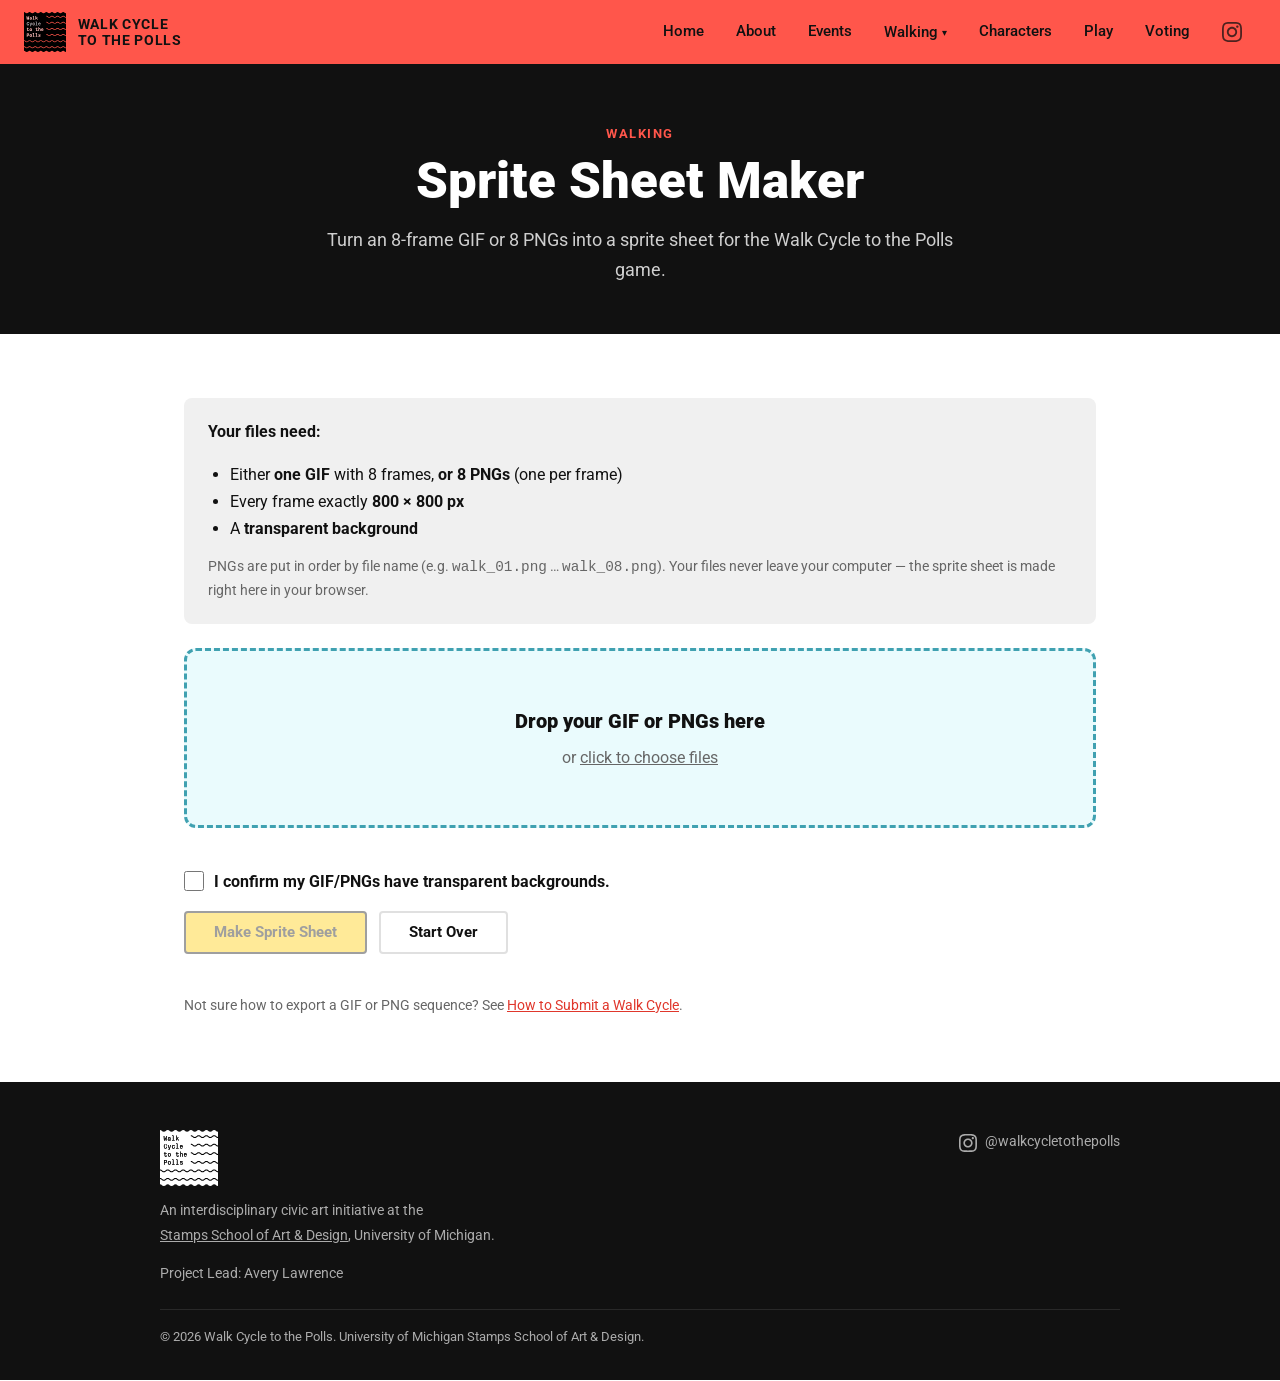
<file: walking/sprite-sheet-maker.html>
<!DOCTYPE html>
<html lang="en">
<head>
  <meta charset="UTF-8">
  <meta name="theme-color" content="#ff564b">
  <meta name="viewport" content="width=device-width, initial-scale=1.0">
  <link rel="icon" href="/favicon.ico" sizes="any">
  <link rel="icon" type="image/png" sizes="32x32" href="/favicon-32x32.png">
  <link rel="icon" type="image/png" sizes="16x16" href="/favicon-16x16.png">
  <link rel="apple-touch-icon" href="/apple-touch-icon.png">
  <meta name="description" content="Turn an 8-frame GIF or PNG sequence into a sprite sheet for the Walk Cycle to the Polls video game.">
  <meta property="og:type" content="website">
  <meta property="og:title" content="Sprite Sheet Maker — Walk Cycle to the Polls">
  <meta property="og:description" content="Turn an 8-frame GIF or PNG sequence into a sprite sheet for the Walk Cycle to the Polls video game.">
  <meta property="og:image" content="https://www.walkcycletothepolls.com/images/social/og-preview.png">
  <meta property="og:url" content="https://www.walkcycletothepolls.com/walking/sprite-sheet-maker.html">
  <meta name="twitter:card" content="summary_large_image">
  <meta name="twitter:title" content="Sprite Sheet Maker — Walk Cycle to the Polls">
  <meta name="twitter:description" content="Turn an 8-frame GIF or PNG sequence into a sprite sheet for the Walk Cycle to the Polls video game.">
  <meta name="twitter:image" content="https://www.walkcycletothepolls.com/images/social/og-preview.png">
  <title>Sprite Sheet Maker — Walk Cycle to the Polls</title>
  <link rel="preconnect" href="https://fonts.googleapis.com">
  <link rel="preconnect" href="https://fonts.gstatic.com" crossorigin>
  <link href="https://fonts.googleapis.com/css2?family=Roboto:wght@400;500;700;900&display=swap" rel="stylesheet">
  <link rel="stylesheet" href="../css/style.css?v=19">
</head>
<body>

  <a class="skip-link" href="#main-content">Skip to main content</a>

  <nav aria-label="Main navigation">
    <div class="nav-inner">
    <a href="../index.html" class="nav-logo" aria-label="Walk Cycle to the Polls — home">
      <img src="../graphics/WCTTP-logo-STANDARD.svg" alt="Walk Cycle to the Polls logo">
      <span class="nav-logo-text">Walk Cycle<br>to the Polls</span>
    </a>
    <button class="nav-toggle" id="nav-toggle" aria-expanded="false" aria-controls="nav-links" aria-label="Open menu">☰</button>
    <ul class="nav-links" id="nav-links" role="list">
      <li><a href="../index.html">Home</a></li>
      <li><a href="../about.html">About</a></li>
      <li><a href="../events.html">Events</a></li>
      <li>
        <button class="nav-parent" aria-expanded="false" aria-haspopup="true">
          Walking <span class="nav-arrow" aria-hidden="true">▾</span>
        </button>
        <ul class="dropdown" role="list">
          <li><a href="walk-cycles.html">Walk Cycles</a></li>
          <li><a href="history.html">History of Walking</a></li>
          <li><a href="make-a-walk-cycle.html">Make a Walk Cycle</a></li>
          <li><a href="how-to-submit.html">How to Submit</a></li>
          <li><a href="sprite-sheet-maker.html" class="active">Sprite Sheet Maker</a></li>
          <li><a href="upload-walk-cycle.html">Contribute to the Game!</a></li>
        </ul>
      </li>
      <li><a href="../characters.html">Characters</a></li>
      <li><a href="../play.html">Play</a></li>
      <li><a href="../voting.html">Voting</a></li>
      <li>
        <a class="nav-instagram" href="https://www.instagram.com/walkcycletothepolls" target="_blank" rel="noopener noreferrer" aria-label="Walk Cycle to the Polls on Instagram">
          <svg aria-hidden="true" width="20" height="20" viewBox="0 0 24 24" fill="currentColor"><path d="M12 2.163c3.204 0 3.584.012 4.85.07 3.252.148 4.771 1.691 4.919 4.919.058 1.265.069 1.645.069 4.849 0 3.205-.012 3.584-.069 4.849-.149 3.225-1.664 4.771-4.919 4.919-1.266.058-1.644.07-4.85.07-3.204 0-3.584-.012-4.849-.07-3.26-.149-4.771-1.699-4.919-4.92-.058-1.265-.07-1.644-.07-4.849 0-3.204.013-3.583.07-4.849.149-3.227 1.664-4.771 4.919-4.919 1.266-.057 1.645-.069 4.849-.069zm0-2.163c-3.259 0-3.667.014-4.947.072-4.358.2-6.78 2.618-6.98 6.98-.059 1.281-.073 1.689-.073 4.948 0 3.259.014 3.668.072 4.948.2 4.358 2.618 6.78 6.98 6.98 1.281.058 1.689.072 4.948.072 3.259 0 3.668-.014 4.948-.072 4.354-.2 6.782-2.618 6.979-6.98.059-1.28.073-1.689.073-4.948 0-3.259-.014-3.667-.072-4.947-.196-4.354-2.617-6.78-6.979-6.98-1.281-.059-1.69-.073-4.949-.073zm0 5.838c-3.403 0-6.162 2.759-6.162 6.162s2.759 6.163 6.162 6.163 6.162-2.759 6.162-6.163c0-3.403-2.759-6.162-6.162-6.162zm0 10.162c-2.209 0-4-1.79-4-4 0-2.209 1.791-4 4-4s4 1.791 4 4c0 2.21-1.791 4-4 4zm6.406-11.845c-.796 0-1.441.645-1.441 1.44s.645 1.44 1.441 1.44c.795 0 1.439-.645 1.439-1.44s-.644-1.44-1.439-1.44z"/></svg>
        </a>
      </li>
    </ul>
    </div>
  </nav>

  <div class="page-wrapper">
    <main id="main-content">

      <header class="page-hero">
        <div class="container">
          <span class="eyebrow">Walking</span>
          <h1>Sprite Sheet Maker</h1>
          <p class="lead">Turn an 8-frame GIF or 8 PNGs into a sprite sheet for the Walk Cycle to the Polls game.</p>
        </div>
      </header>

      <section class="section" aria-labelledby="ssm-heading">
        <div class="container">
          <h2 id="ssm-heading" class="visually-hidden">Make your sprite sheet</h2>

          <div class="ssm-rules">
            <p><strong>Your files need:</strong></p>
            <ul>
              <li>Either <strong>one GIF</strong> with 8 frames, <strong>or</strong> <strong>8 PNGs</strong> (one per frame)</li>
              <li>Every frame exactly <strong>800 &times; 800 px</strong></li>
              <li>A <strong>transparent background</strong></li>
            </ul>
            <p class="note">PNGs are put in order by file name (e.g. <code>walk_01.png</code> &hellip; <code>walk_08.png</code>). Your files never leave your computer &mdash; the sprite sheet is made right here in your browser.</p>
          </div>

          <label class="ssm-drop" id="ssm-drop" for="ssm-file">
            <input type="file" id="ssm-file" accept="image/png,image/gif,.png,.gif" multiple class="visually-hidden">
            <span class="ssm-drop__big">Drop your GIF or PNGs here</span>
            <span class="ssm-drop__small">or <u>click to choose files</u></span>
          </label>

          <div id="ssm-messages" class="ssm-messages" role="status" aria-live="polite"></div>
          <div id="ssm-frames" class="ssm-frames"></div>

          <div class="ssm-actions">
            <label class="ssm-confirm">
              <input type="checkbox" id="ssm-confirm">
              I confirm my GIF/PNGs have transparent backgrounds.
            </label>
            <div class="btn-group" style="margin-top:16px;">
              <button type="button" class="btn btn--black" id="ssm-build" disabled>Make Sprite Sheet</button>
              <button type="button" class="btn ssm-btn-plain" id="ssm-reset">Start Over</button>
            </div>
          </div>

          <div id="ssm-result" class="ssm-result" hidden>
            <h3>Your sprite sheet is ready</h3>
            <div class="ssm-result__row">
              <canvas id="ssm-preview" class="ssm-preview" width="256" height="256" aria-label="Your walk cycle playing at 8 frames per second"></canvas>
              <div>
                <p>Here&rsquo;s your walk cycle playing at 8 frames per second, and the 6400&nbsp;&times;&nbsp;800&nbsp;px sprite sheet below.</p>
                <div class="btn-group" style="margin-top:0;">
                  <a class="btn btn--black" id="ssm-download" href="#" download data-goatcounter-click="sprite-sheet-maker-download" data-goatcounter-title="Sprite Sheet Maker download">Download Sprite Sheet</a>
                  <a class="btn btn--orange" href="upload-walk-cycle.html">Next: Upload It to the Game &rarr;</a>
                </div>
                <p class="note" style="margin-top:12px;">After downloading, look for the file in your <strong>Downloads</strong> folder.</p>
              </div>
            </div>
            <img id="ssm-sheet" class="ssm-sheet" alt="Your sprite sheet: 8 frames side by side">
          </div>

          <p class="note" style="margin-top:40px;">Not sure how to export a GIF or PNG sequence? See <a href="how-to-submit.html">How to Submit a Walk Cycle</a>.</p>
        </div>
      </section>

    </main>

    <footer>
      <div class="footer-inner">
        <div>
          <div class="footer-logo">
            <img src="../graphics/WCTTP-logo-White.svg" alt="Walk Cycle to the Polls">
          </div>
          <div class="footer-copy">
            <p>An interdisciplinary civic art initiative at the<br>
            <a href="https://stamps.umich.edu" target="_blank" rel="noopener noreferrer">Stamps School of Art &amp; Design</a>,
            University of Michigan.</p>
            <p class="mt-8">Project Lead: Avery Lawrence</p>
          </div>
        </div>
        <div class="footer-social">
          <a href="https://www.instagram.com/walkcycletothepolls" target="_blank" rel="noopener noreferrer" aria-label="Walk Cycle to the Polls on Instagram">
            <svg aria-hidden="true" width="18" height="18" viewBox="0 0 24 24" fill="currentColor"><path d="M12 2.163c3.204 0 3.584.012 4.85.07 3.252.148 4.771 1.691 4.919 4.919.058 1.265.069 1.645.069 4.849 0 3.205-.012 3.584-.069 4.849-.149 3.225-1.664 4.771-4.919 4.919-1.266.058-1.644.07-4.85.07-3.204 0-3.584-.012-4.849-.07-3.26-.149-4.771-1.699-4.919-4.92-.058-1.265-.07-1.644-.07-4.849 0-3.204.013-3.583.07-4.849.149-3.227 1.664-4.771 4.919-4.919 1.266-.057 1.645-.069 4.849-.069zm0-2.163c-3.259 0-3.667.014-4.947.072-4.358.2-6.78 2.618-6.98 6.98-.059 1.281-.073 1.689-.073 4.948 0 3.259.014 3.668.072 4.948.2 4.358 2.618 6.78 6.98 6.98 1.281.058 1.689.072 4.948.072 3.259 0 3.668-.014 4.948-.072 4.354-.2 6.782-2.618 6.979-6.98.059-1.28.073-1.689.073-4.948 0-3.259-.014-3.667-.072-4.947-.196-4.354-2.617-6.78-6.979-6.98-1.281-.059-1.69-.073-4.949-.073zm0 5.838c-3.403 0-6.162 2.759-6.162 6.162s2.759 6.163 6.162 6.163 6.162-2.759 6.162-6.163c0-3.403-2.759-6.162-6.162-6.162zm0 10.162c-2.209 0-4-1.79-4-4 0-2.209 1.791-4 4-4s4 1.791 4 4c0 2.21-1.791 4-4 4zm6.406-11.845c-.796 0-1.441.645-1.441 1.44s.645 1.44 1.441 1.44c.795 0 1.439-.645 1.439-1.44s-.644-1.44-1.439-1.44z"/></svg>
            @walkcycletothepolls
          </a>
        </div>
      </div>
      <div class="footer-bottom">
        <p>&copy; 2026 Walk Cycle to the Polls. University of Michigan Stamps School of Art &amp; Design.</p>
      </div>
    </footer>
  </div>

  <script src="../js/nav.js"></script>
  <script src="../js/spritesheet-maker.js"></script>
  <!-- Privacy-friendly visit counts (no cookies): https://walkcycletothepolls.goatcounter.com -->
  <script data-goatcounter="https://walkcycletothepolls.goatcounter.com/count" async src="https://gc.zgo.at/count.js"></script>
</body>
</html>
</file>
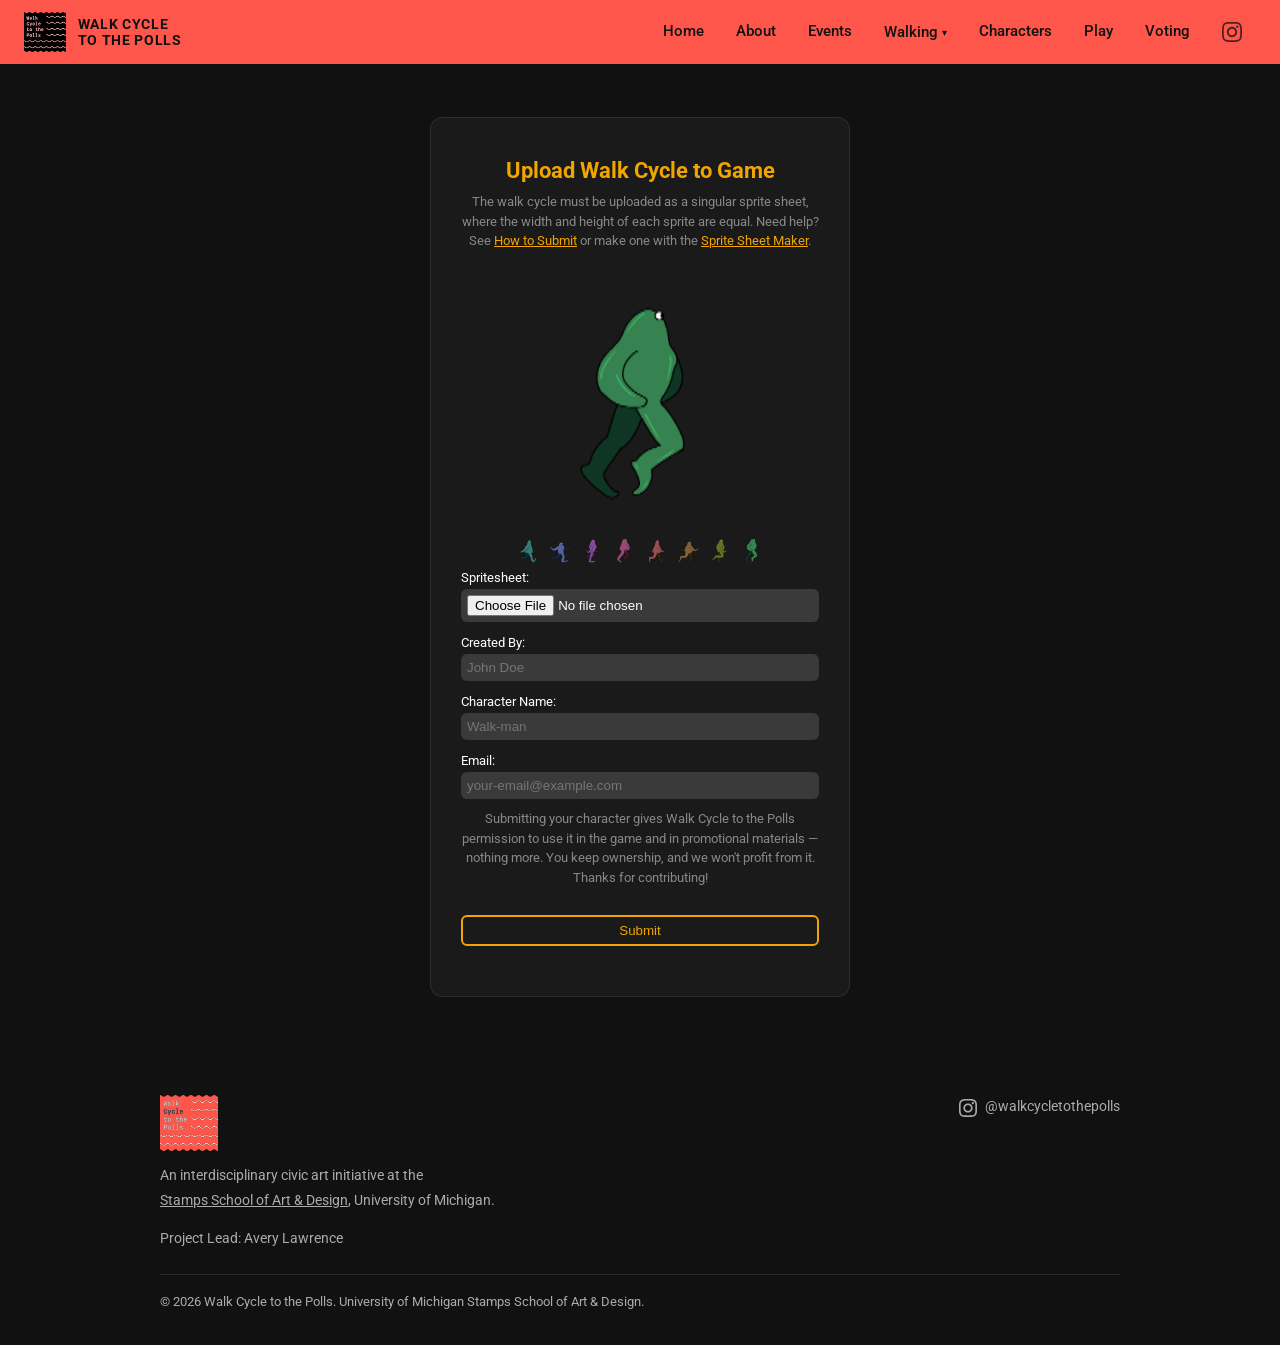
<file: walking/upload-walk-cycle.html>
<!DOCTYPE html>
<html lang="en">
<head>
  <meta charset="UTF-8">
  <meta name="theme-color" content="#ff564b">
  <meta name="viewport" content="width=device-width, initial-scale=1.0">
  <link rel="icon" href="/favicon.ico" sizes="any">
  <link rel="icon" type="image/png" sizes="32x32" href="/favicon-32x32.png">
  <link rel="icon" type="image/png" sizes="16x16" href="/favicon-16x16.png">
  <link rel="apple-touch-icon" href="/apple-touch-icon.png">
  <meta name="description" content="Upload your custom walk cycle to the Walk Cycle to the Polls game.">
  <meta property="og:type" content="website">
  <meta property="og:title" content="Upload a Walk Cycle — Walk Cycle to the Polls">
  <meta property="og:description" content="Upload your custom walk cycle to the Walk Cycle to the Polls game.">
  <meta property="og:image" content="https://www.walkcycletothepolls.com/images/social/og-preview.png">
  <meta property="og:url" content="https://www.walkcycletothepolls.com/walking/upload-walk-cycle.html">
  <meta name="twitter:card" content="summary_large_image">
  <meta name="twitter:title" content="Upload a Walk Cycle — Walk Cycle to the Polls">
  <meta name="twitter:description" content="Upload your custom walk cycle to the Walk Cycle to the Polls game.">
  <meta name="twitter:image" content="https://www.walkcycletothepolls.com/images/social/og-preview.png">
  <title>Upload a Walk Cycle — Walk Cycle to the Polls</title>
  <link rel="preconnect" href="https://fonts.googleapis.com">
  <link rel="preconnect" href="https://fonts.gstatic.com" crossorigin>
  <link href="https://fonts.googleapis.com/css2?family=Roboto:wght@400;500;700;900&display=swap" rel="stylesheet">
  <link rel="stylesheet" href="../css/style.css?v=19">
  <style>
  :root {
    --yellow:     #F0A500;
    --purple:     #A07CC5;
    --purple-dim: #7A5A9A;
    --bg:         #111111;
    --panel:      #1A1A1A;
    --border:     #2E2E2E;
    --border-mid: #3A3A3A;
    --canvas-bg:  #FFFFFF;
    --text:       #FFFFFF;
    --muted:      #888888;
  }
  main {
    background: var(--bg); color: var(--text);
    font-family: 'Roboto', sans-serif;
    display: flex; flex-direction: column; height: 100dvh; overflow: hidden;
  }
  main h2 {
    font-size: 22px;
    font-weight: 700;
    color: var(--yellow);
    margin-bottom: 8px;
  }
  main p {
    font-size: 13px;
    color: var(--muted);
    margin-bottom: 28px;
    line-height: 1.5;
  }
  .submit-form {
    display: flex;
    flex-direction: column;
    align-items: center;
    background-color: var(--panel);
    margin: 50px;
    text-align: center;
    max-width: 420px;
    min-width: 300px;
    width: 90%;
    background: var(--panel);
    border: 1px solid var(--border);
    border-radius: 12px;
    padding: 40px 30px;
  }
  label {
    display: block;
    font-size: 13px;
    color: var(--text);
  }
  input {
    padding: 6px;
    margin-bottom: 10px;
    border-radius: 6px;
    border-style: none;
    background-color: var(--border-mid);
    color: var(--text);
  }
  input[type=submit] {
    border-style: solid;
    background-color: var(--panel);
    border-color: var(--yellow);
    color: var(--yellow);
  }
  input[type=submit]:hover {
    border-style: solid;
    background-color: var(--yellow);
    border-color: var(--yellow);
    color: var(--panel);
    cursor:pointer;
  }
  .character-preview {
    background-color: var(--panel);
    width: 256px;
    height: 256px;
  }
  .sheet-preview {
    width: 256px;
  }
  </style>
</head>
<body>

  <a class="skip-link" href="#main-content">Skip to main content</a>

  <nav aria-label="Main navigation">
    <div class="nav-inner">
    <a href="../index.html" class="nav-logo" aria-label="Walk Cycle to the Polls — home">
      <img src="../graphics/WCTTP-logo-26-KW.svg" alt="Walk Cycle to the Polls logo">
      <span class="nav-logo-text">Walk Cycle<br>to the Polls</span>
    </a>
    <button class="nav-toggle" id="nav-toggle" aria-expanded="false" aria-controls="nav-links" aria-label="Open menu">☰</button>
    <ul class="nav-links" id="nav-links" role="list">
      <li><a href="../index.html">Home</a></li>
      <li><a href="../about.html">About</a></li>
      <li><a href="../events.html">Events</a></li>
      <li>
        <button class="nav-parent" aria-expanded="false" aria-haspopup="true">
          Walking <span class="nav-arrow" aria-hidden="true">▾</span>
        </button>
        <ul class="dropdown" role="list">
          <li><a href="walk-cycles.html">Walk Cycles</a></li>
          <li><a href="history.html">History of Walking</a></li>
          <li><a href="make-a-walk-cycle.html">Make a Walk Cycle</a></li>
          <li><a href="how-to-submit.html">How to Submit</a></li>
          <li><a href="sprite-sheet-maker.html">Sprite Sheet Maker</a></li>
          <li><a href="upload-walk-cycle.html" class ="active">Contribute to the Game!</a></li>
        </ul>
      </li>
      <li><a href="../characters.html">Characters</a></li>
      <li><a href="../play.html">Play</a></li>
      <li><a href="../voting.html">Voting</a></li>
      <li>
        <a class="nav-instagram" href="https://www.instagram.com/walkcycletothepolls" target="_blank" rel="noopener noreferrer" aria-label="Walk Cycle to the Polls on Instagram">
          <svg aria-hidden="true" width="20" height="20" viewBox="0 0 24 24" fill="currentColor"><path d="M12 2.163c3.204 0 3.584.012 4.85.07 3.252.148 4.771 1.691 4.919 4.919.058 1.265.069 1.645.069 4.849 0 3.205-.012 3.584-.069 4.849-.149 3.225-1.664 4.771-4.919 4.919-1.266.058-1.644.07-4.85.07-3.204 0-3.584-.012-4.849-.07-3.26-.149-4.771-1.699-4.919-4.92-.058-1.265-.07-1.644-.07-4.849 0-3.204.013-3.583.07-4.849.149-3.227 1.664-4.771 4.919-4.919 1.266-.057 1.645-.069 4.849-.069zm0-2.163c-3.259 0-3.667.014-4.947.072-4.358.2-6.78 2.618-6.98 6.98-.059 1.281-.073 1.689-.073 4.948 0 3.259.014 3.668.072 4.948.2 4.358 2.618 6.78 6.98 6.98 1.281.058 1.689.072 4.948.072 3.259 0 3.668-.014 4.948-.072 4.354-.2 6.782-2.618 6.979-6.98.059-1.28.073-1.689.073-4.948 0-3.259-.014-3.667-.072-4.947-.196-4.354-2.617-6.78-6.979-6.98-1.281-.059-1.69-.073-4.949-.073zm0 5.838c-3.403 0-6.162 2.759-6.162 6.162s2.759 6.163 6.162 6.163 6.162-2.759 6.162-6.163c0-3.403-2.759-6.162-6.162-6.162zm0 10.162c-2.209 0-4-1.79-4-4 0-2.209 1.791-4 4-4s4 1.791 4 4c0 2.21-1.791 4-4 4zm6.406-11.845c-.796 0-1.441.645-1.441 1.44s.645 1.44 1.441 1.44c.795 0 1.439-.645 1.439-1.44s-.644-1.44-1.439-1.44z"/></svg>
        </a>
      </li>
    </ul>
    </div>
  </nav>

  <div class="page-wrapper" style="display:flex; flex-direction:column;">
    <main id="main-content" style="flex:1; display:flex; flex-direction:column; align-items: center;">


      <div class="submit-form">
        <h2>Upload Walk Cycle to Game</h2>
        <P>The walk cycle must be uploaded as a singular sprite sheet, where the width and height of each sprite are equal. Need help? See <a href="how-to-submit.html" style="color:var(--yellow);">How to Submit</a> or make one with the <a href="sprite-sheet-maker.html" style="color:var(--yellow);">Sprite Sheet Maker</a>.</P>

        <canvas class="character-preview" id="character-preview">Sorry, your browser does not support canvas.</canvas>
        <img class="sheet-preview" id="sheet-preview" src="..\images\Nguyen-Alex-P.3-FINAL.png">
        
        <form id="upload-form" style="display: flex; flex-direction: column; text-align: left;">
          <label for="sprite-sheet">Spritesheet:</label>
          <input type="file" name="sprite-sheet" id="sprite-sheet" accept="image/png" required>
          <label for="creator">Created By:</label>
          <input type="text" id="creator" name="creator" placeholder="John Doe">
          <label for="name">Character Name:</label>
          <input type="text" id="name" name="name" placeholder="Walk-man" required>
          <label for="email">Email:</label>
          <input type="email" id="email" name="email" placeholder="your-email@example.com" required>
          <p style="text-align: center;">Submitting your character gives Walk Cycle to the Polls permission to use it in the game and in promotional materials — nothing more. You keep ownership, and we won't profit from it. Thanks for contributing!</p>
          <input type="submit">
        </form>
        <p id="submit_status"></p>
      </div>

    </main>

    <footer>
      <div class="footer-inner">
        <div>
          <div class="footer-logo">
            <img src="../graphics/WCTTP-logo-26-RWBG.svg" alt="Walk Cycle to the Polls">
          </div>
          <div class="footer-copy">
            <p>An interdisciplinary civic art initiative at the<br>
            <a href="https://stamps.umich.edu" target="_blank" rel="noopener noreferrer">Stamps School of Art &amp; Design</a>,
            University of Michigan.</p>
            <p class="mt-8">Project Lead: Avery Lawrence</p>
          </div>
        </div>
        <div class="footer-social">
          <a href="https://www.instagram.com/walkcycletothepolls" target="_blank" rel="noopener noreferrer" aria-label="Walk Cycle to the Polls on Instagram">
            <svg aria-hidden="true" width="18" height="18" viewBox="0 0 24 24" fill="currentColor"><path d="M12 2.163c3.204 0 3.584.012 4.85.07 3.252.148 4.771 1.691 4.919 4.919.058 1.265.069 1.645.069 4.849 0 3.205-.012 3.584-.069 4.849-.149 3.225-1.664 4.771-4.919 4.919-1.266.058-1.644.07-4.85.07-3.204 0-3.584-.012-4.849-.07-3.26-.149-4.771-1.699-4.919-4.92-.058-1.265-.07-1.644-.07-4.849 0-3.204.013-3.583.07-4.849.149-3.227 1.664-4.771 4.919-4.919 1.266-.057 1.645-.069 4.849-.069zm0-2.163c-3.259 0-3.667.014-4.947.072-4.358.2-6.78 2.618-6.98 6.98-.059 1.281-.073 1.689-.073 4.948 0 3.259.014 3.668.072 4.948.2 4.358 2.618 6.78 6.98 6.98 1.281.058 1.689.072 4.948.072 3.259 0 3.668-.014 4.948-.072 4.354-.2 6.782-2.618 6.979-6.98.059-1.28.073-1.689.073-4.948 0-3.259-.014-3.667-.072-4.947-.196-4.354-2.617-6.78-6.979-6.98-1.281-.059-1.69-.073-4.949-.073zm0 5.838c-3.403 0-6.162 2.759-6.162 6.162s2.759 6.163 6.162 6.163 6.162-2.759 6.162-6.163c0-3.403-2.759-6.162-6.162-6.162zm0 10.162c-2.209 0-4-1.79-4-4 0-2.209 1.791-4 4-4s4 1.791 4 4c0 2.21-1.791 4-4 4zm6.406-11.845c-.796 0-1.441.645-1.441 1.44s.645 1.44 1.441 1.44c.795 0 1.439-.645 1.439-1.44s-.644-1.44-1.439-1.44z"/></svg>
            @walkcycletothepolls
          </a>
        </div>
      </div>
      <div class="footer-bottom">
        <p>&copy; 2026 Walk Cycle to the Polls. University of Michigan Stamps School of Art &amp; Design.</p>
      </div>
    </footer>
  </div>

  <script src="../js/nav.js"></script>
  <!-- Privacy-friendly visit counts (no cookies): https://walkcycletothepolls.goatcounter.com -->
  <script data-goatcounter="https://walkcycletothepolls.goatcounter.com/count" async src="https://gc.zgo.at/count.js"></script>
</body>
<script>
const apiEndpoint = "https://dfiv0rwmt3.execute-api.us-east-1.amazonaws.com/Default/characters";
const form = document.getElementById("upload-form");

const spritesheet_upload = document.getElementById("sprite-sheet");
const sheet_preview = document.getElementById("sheet-preview");

const character_preview = document.getElementById("character-preview");
const ctx = character_preview.getContext("2d");

sprite_num = 0;
setInterval(function() {
  ctx.clearRect(0,0,character_preview.width, character_preview.height);
  ctx.drawImage(sheet_preview, sprite_num*sheet_preview.naturalHeight, 0, sheet_preview.naturalHeight, sheet_preview.naturalHeight, 0, 0, character_preview.width, character_preview.height);
  sprite_num++;
  if (sprite_num * sheet_preview.naturalHeight >= sheet_preview.naturalWidth)
  {
    sprite_num = 0;
  }
}, 1000 / 8);

// Set the new spritesheet
spritesheet_upload.addEventListener("input", (e) => {
  const file = spritesheet_upload.files[0];

  fr = new FileReader();
  fr.onload = function(event) {
    var uri = event.target.result;
    sheet_preview.src = uri;
  }
  
  fr.readAsDataURL(file);
})

form.addEventListener("submit", (e) => {  
  e.preventDefault();  

  const formData = new FormData(form);

  fr = new FileReader();
  fr.onload = function(event) {

    base64String = event.target.result.replace("data:", "").replace(/^.+,/, "");

    console.log(base64String);

    let headers = new Headers();
    // headers.append('Access-Control-Allow-Credentials', 'true');

    fetch(apiEndpoint, {
      method: "POST",
      headers: headers,
      body: JSON.stringify({
        created_by: formData.get("creator"), 
        name: formData.get("name"), 
        email: formData.get("email"), 
        frames: base64String
      })
    })
    .then((response) => {
      let status = document.getElementById("submit_status")
      if (response.ok) {
        status.innerHTML = "Success!"
        if (window.goatcounter && window.goatcounter.count)   // visit count only, no form data
          window.goatcounter.count({ path: 'walk-cycle-submitted', title: 'Walk cycle submitted', event: true })
      }
      else
        status.innerHTML = "Failed..."
      form.reset();
      sheet_preview.src="..\\images\\Nguyen-Alex-P.3-FINAL.png";
      return response.json();
      }
      )
    .then((json) => console.log(json))
  }
 
  fr.readAsDataURL(spritesheet_upload.files[0]);
});  

</script>
</html>
</file>
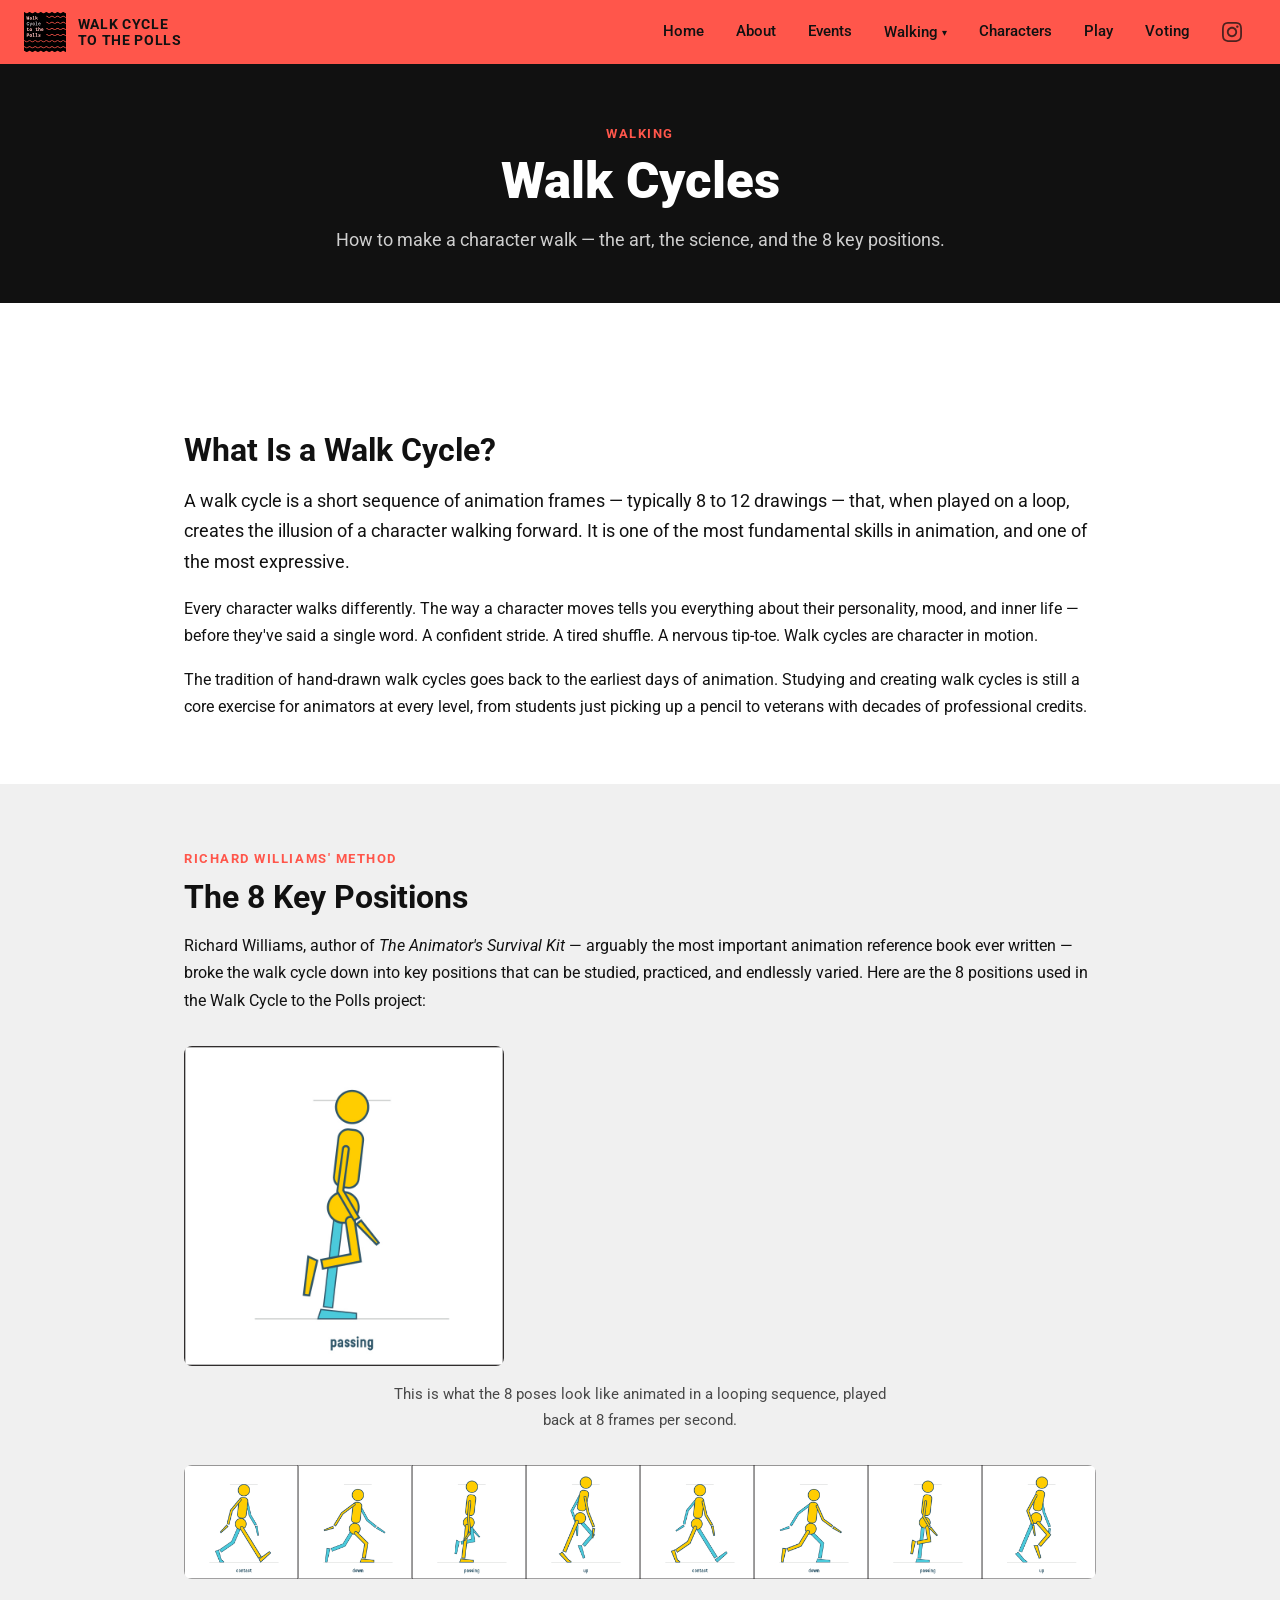
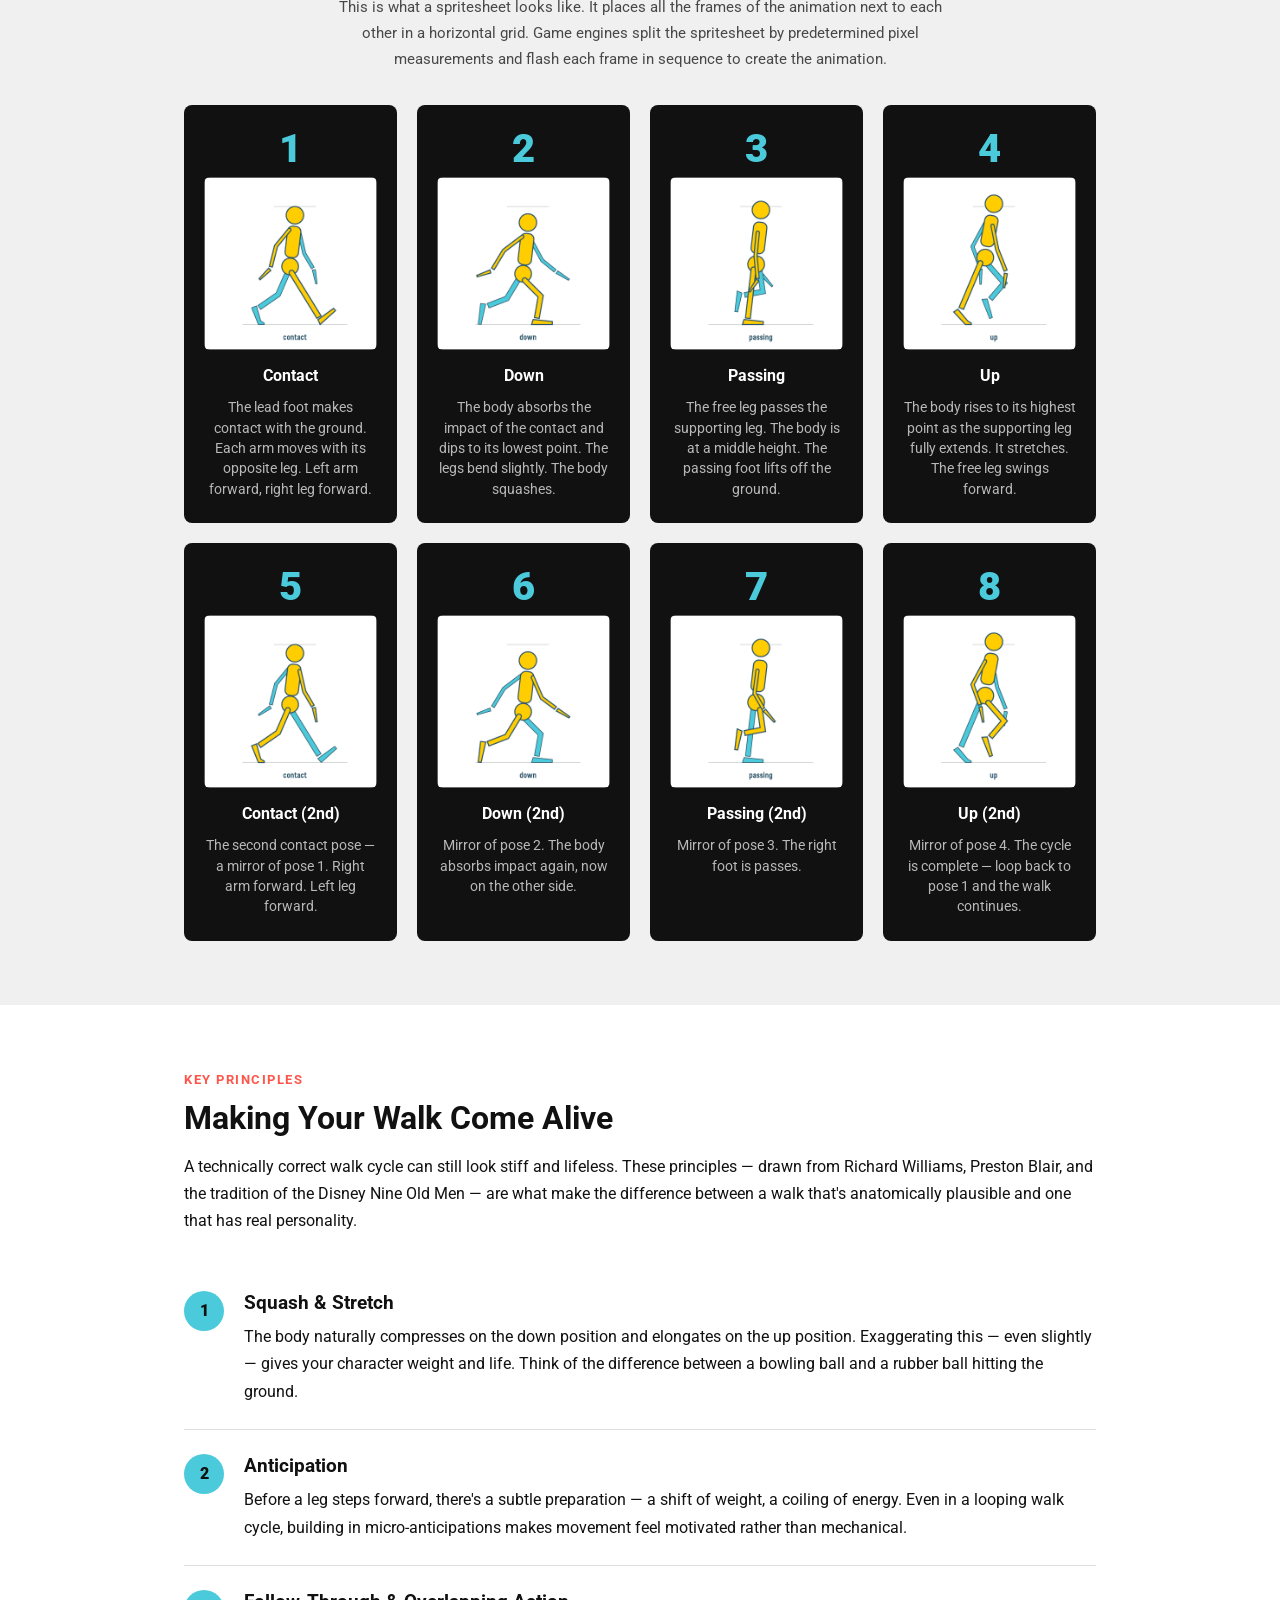
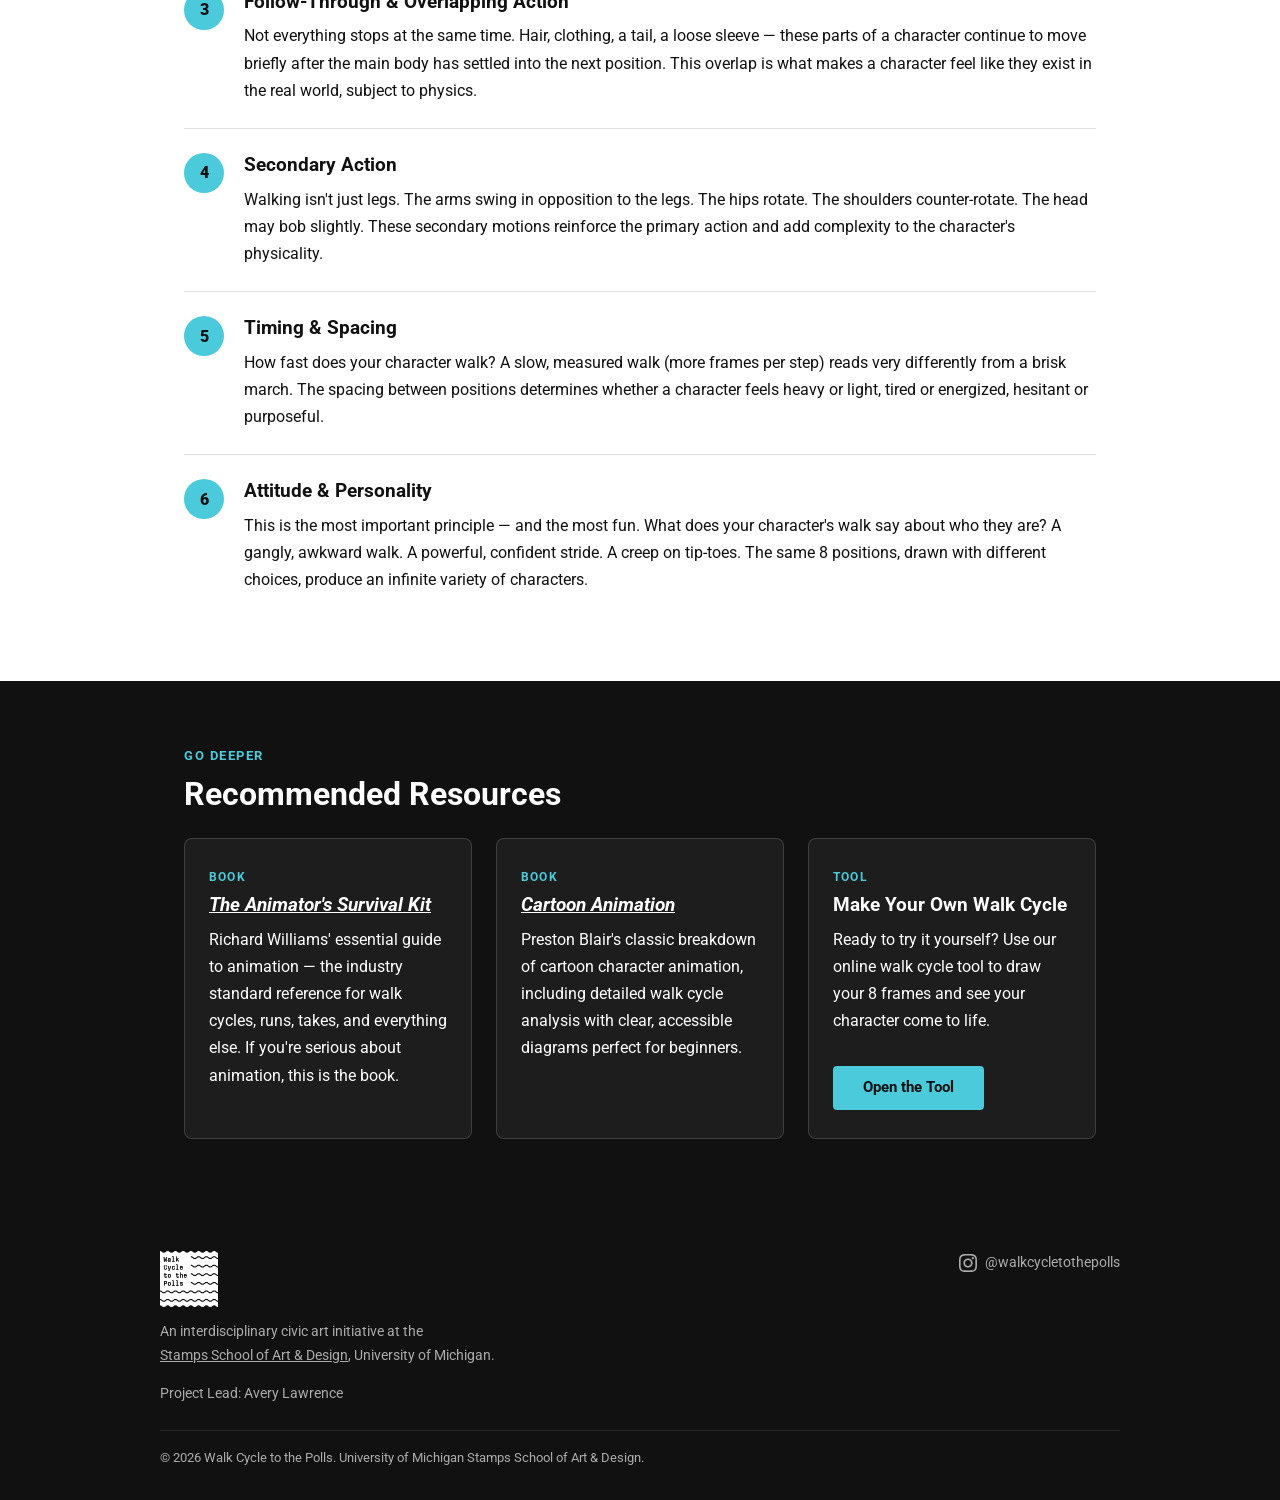
<file: walking/walk-cycles.html>
<!DOCTYPE html>
<html lang="en">
<head>
  <meta charset="UTF-8">
  <meta name="theme-color" content="#ff564b">
  <meta name="viewport" content="width=device-width, initial-scale=1.0">
  <link rel="icon" href="/favicon.ico" sizes="any">
  <link rel="icon" type="image/png" sizes="32x32" href="/favicon-32x32.png">
  <link rel="icon" type="image/png" sizes="16x16" href="/favicon-16x16.png">
  <link rel="apple-touch-icon" href="/apple-touch-icon.png">
  <meta name="description" content="Learn how walk cycles work — the 8 key positions, animation principles, and tips from Richard Williams and other masters.">
  <meta property="og:type" content="website">
  <meta property="og:title" content="Walk Cycles — Walk Cycle to the Polls">
  <meta property="og:description" content="Learn how walk cycles work — the 8 key positions, animation principles, and tips from Richard Williams and other masters.">
  <meta property="og:image" content="https://www.walkcycletothepolls.com/images/social/og-preview.png">
  <meta property="og:url" content="https://www.walkcycletothepolls.com/walking/walk-cycles.html">
  <meta name="twitter:card" content="summary_large_image">
  <meta name="twitter:title" content="Walk Cycles — Walk Cycle to the Polls">
  <meta name="twitter:description" content="Learn how walk cycles work — the 8 key positions, animation principles, and tips from Richard Williams and other masters.">
  <meta name="twitter:image" content="https://www.walkcycletothepolls.com/images/social/og-preview.png">
  <title>Walk Cycles — Walk Cycle to the Polls</title>
  <link rel="preconnect" href="https://fonts.googleapis.com">
  <link rel="preconnect" href="https://fonts.gstatic.com" crossorigin>
  <link href="https://fonts.googleapis.com/css2?family=Roboto:wght@400;500;700;900&display=swap" rel="stylesheet">
  <link rel="stylesheet" href="../css/style.css?v=19">
  <style>
    .position-grid {
      display: grid;
      grid-template-columns: repeat(auto-fit, minmax(200px, 1fr));
      gap: 20px;
      margin-top: 32px;
    }
    .position-card {
      background: var(--black);
      color: var(--white);
      border-radius: 8px;
      padding: 24px 20px;
      text-align: center;
    }
    .position-number {
      font-size: 2.5rem;
      font-weight: 900;
      color: var(--orange);
      line-height: 1;
      margin-bottom: 8px;
    }
    .position-image {
      width: 100%;
      height: auto;
      border-radius: 6px;
      margin-bottom: 12px;
      display: block;
    }
    .position-name {
      font-size: 1rem;
      font-weight: 700;
      margin-bottom: 8px;
    }
    .position-desc {
      font-size: 0.85rem;
      color: rgba(255,255,255,0.7);
      line-height: 1.5;
    }
    .principle {
      display: flex;
      gap: 20px;
      align-items: flex-start;
      padding: 24px 0;
      border-bottom: 1px solid var(--gray-mid);
    }
    .principle:last-child { border-bottom: none; }
    .principle__number {
      flex-shrink: 0;
      width: 40px;
      height: 40px;
      background: var(--orange);
      border-radius: 50%;
      display: flex;
      align-items: center;
      justify-content: center;
      font-weight: 900;
      font-size: 1rem;
    }
  </style>
</head>
<body>

  <a class="skip-link" href="#main-content">Skip to main content</a>

  <nav aria-label="Main navigation">
    <div class="nav-inner">
    <a href="../index.html" class="nav-logo" aria-label="Walk Cycle to the Polls — home">
      <img src="../graphics/WCTTP-logo-STANDARD.svg" alt="Walk Cycle to the Polls logo">
      <span class="nav-logo-text">Walk Cycle<br>to the Polls</span>
    </a>
    <button class="nav-toggle" id="nav-toggle" aria-expanded="false" aria-controls="nav-links" aria-label="Open menu">☰</button>
    <ul class="nav-links" id="nav-links" role="list">
      <li><a href="../index.html">Home</a></li>
      <li><a href="../about.html">About</a></li>
      <li><a href="../events.html">Events</a></li>
      <li>
        <button class="nav-parent" aria-expanded="false" aria-haspopup="true">
          Walking <span class="nav-arrow" aria-hidden="true">▾</span>
        </button>
        <ul class="dropdown" role="list">
          <li><a href="walk-cycles.html" class="active">Walk Cycles</a></li>
          <li><a href="history.html">History of Walking</a></li>
          <li><a href="make-a-walk-cycle.html">Make a Walk Cycle</a></li>
          <li><a href="how-to-submit.html">How to Submit</a></li>
          <li><a href="sprite-sheet-maker.html">Sprite Sheet Maker</a></li>
          <li><a href="upload-walk-cycle.html">Contribute to the Game!</a></li>
        </ul>
      </li>
      <li><a href="../characters.html">Characters</a></li>
      <li><a href="../play.html">Play</a></li>
      <li><a href="../voting.html">Voting</a></li>
      <li>
        <a class="nav-instagram" href="https://www.instagram.com/walkcycletothepolls" target="_blank" rel="noopener noreferrer" aria-label="Walk Cycle to the Polls on Instagram">
          <svg aria-hidden="true" width="20" height="20" viewBox="0 0 24 24" fill="currentColor"><path d="M12 2.163c3.204 0 3.584.012 4.85.07 3.252.148 4.771 1.691 4.919 4.919.058 1.265.069 1.645.069 4.849 0 3.205-.012 3.584-.069 4.849-.149 3.225-1.664 4.771-4.919 4.919-1.266.058-1.644.07-4.85.07-3.204 0-3.584-.012-4.849-.07-3.26-.149-4.771-1.699-4.919-4.92-.058-1.265-.07-1.644-.07-4.849 0-3.204.013-3.583.07-4.849.149-3.227 1.664-4.771 4.919-4.919 1.266-.057 1.645-.069 4.849-.069zm0-2.163c-3.259 0-3.667.014-4.947.072-4.358.2-6.78 2.618-6.98 6.98-.059 1.281-.073 1.689-.073 4.948 0 3.259.014 3.668.072 4.948.2 4.358 2.618 6.78 6.98 6.98 1.281.058 1.689.072 4.948.072 3.259 0 3.668-.014 4.948-.072 4.354-.2 6.782-2.618 6.979-6.98.059-1.28.073-1.689.073-4.948 0-3.259-.014-3.667-.072-4.947-.196-4.354-2.617-6.78-6.979-6.98-1.281-.059-1.69-.073-4.949-.073zm0 5.838c-3.403 0-6.162 2.759-6.162 6.162s2.759 6.163 6.162 6.163 6.162-2.759 6.162-6.163c0-3.403-2.759-6.162-6.162-6.162zm0 10.162c-2.209 0-4-1.79-4-4 0-2.209 1.791-4 4-4s4 1.791 4 4c0 2.21-1.791 4-4 4zm6.406-11.845c-.796 0-1.441.645-1.441 1.44s.645 1.44 1.441 1.44c.795 0 1.439-.645 1.439-1.44s-.644-1.44-1.439-1.44z"/></svg>
        </a>
      </li>
    </ul>
    </div>
  </nav>

  <div class="page-wrapper">
    <main id="main-content">

      <header class="page-hero">
        <div class="container">
          <span class="eyebrow">Walking</span>
          <h1>Walk Cycles</h1>
          <p class="lead">How to make a character walk — the art, the science, and the 8 key positions.</p>
        </div>
      </header>

      <!-- What is a walk cycle -->
      <section class="section" aria-labelledby="what-heading">
        <div class="container prose">
          <h2 id="what-heading">What Is a Walk Cycle?</h2>
          <p class="lead">A walk cycle is a short sequence of animation frames — typically 8 to 12 drawings — that, when played on a loop, creates the illusion of a character walking forward. It is one of the most fundamental skills in animation, and one of the most expressive.</p>
          <p>Every character walks differently. The way a character moves tells you everything about their personality, mood, and inner life — before they've said a single word. A confident stride. A tired shuffle. A nervous tip-toe. Walk cycles are character in motion.</p>
          <p>The tradition of hand-drawn walk cycles goes back to the earliest days of animation. Studying and creating walk cycles is still a core exercise for animators at every level, from students just picking up a pencil to veterans with decades of professional credits.</p>
        </div>
      </section>

      <!-- The 8 key positions -->
      <section class="section section--gray" aria-labelledby="positions-heading">
        <div class="container">
          <span class="eyebrow">Richard Williams' Method</span>
          <h2 id="positions-heading">The 8 Key Positions</h2>
          <p>Richard Williams, author of <em>The Animator's Survival Kit</em> — arguably the most important animation reference book ever written — broke the walk cycle down into key positions that can be studied, practiced, and endlessly varied. Here are the 8 positions used in the Walk Cycle to the Polls project:</p>

          <div class="walk-cycle-media" style="margin: 32px 0; text-align: center;">
            <img src="../images/walk-cycles/WCTTP-walk-cycle-HUMAN-8-frame.gif" alt="Animated walk cycle looping through the 8 key poses" style="max-width: 320px; width: 100%; height: auto; border-radius: 8px;">
            <p style="max-width: 520px; margin: 16px auto 0; font-size: 0.95rem; color: rgba(0,0,0,0.7);">This is what the 8 poses look like animated in a looping sequence, played back at 8 frames per second.</p>
          </div>

          <div class="walk-cycle-media" style="margin: 32px 0; text-align: center;">
            <img src="../images/walk-cycles/WCTTP-walk-cycle-HUMAN-8-frame-spritesheet.jpg" alt="Spritesheet of the 8-frame walk cycle, all frames arranged in a horizontal row" style="max-width: 100%; height: auto; border-radius: 8px;">
            <p style="max-width: 640px; margin: 16px auto 0; font-size: 0.95rem; color: rgba(0,0,0,0.7);">This is what a spritesheet looks like. It places all the frames of the animation next to each other in a horizontal grid. Game engines split the spritesheet by predetermined pixel measurements and flash each frame in sequence to create the animation.</p>
          </div>

          <div class="position-grid">
            <div class="position-card">
              <div class="position-number">1</div>
              <img class="position-image" src="../images/walk-cycles/01_Human-CONTACT-Frame_01-info.jpg" alt="Contact pose reference">
              <div class="position-name">Contact</div>
              <div class="position-desc">The lead foot makes contact with the ground. Each arm moves with its opposite leg. Left arm forward, right leg forward.</div>
            </div>
            <div class="position-card">
              <div class="position-number">2</div>
              <img class="position-image" src="../images/walk-cycles/02_Human-DOWN-Frame_02-info.jpg" alt="Down pose reference">
              <div class="position-name">Down</div>
              <div class="position-desc">The body absorbs the impact of the contact and dips to its lowest point. The legs bend slightly. The body squashes.</div>
            </div>
            <div class="position-card">
              <div class="position-number">3</div>
              <img class="position-image" src="../images/walk-cycles/03_Human-PASSING-Frame_03-info.jpg" alt="Passing pose reference">
              <div class="position-name">Passing</div>
              <div class="position-desc">The free leg passes the supporting leg. The body is at a middle height. The passing foot lifts off the ground.</div>
            </div>
            <div class="position-card">
              <div class="position-number">4</div>
              <img class="position-image" src="../images/walk-cycles/04_Human-UP-Frame_04-info.jpg" alt="Up pose reference">
              <div class="position-name">Up</div>
              <div class="position-desc">The body rises to its highest point as the supporting leg fully extends. It stretches. The free leg swings forward.</div>
            </div>
            <div class="position-card">
              <div class="position-number">5</div>
              <img class="position-image" src="../images/walk-cycles/05_Human-CONTACT-Frame_05-info.jpg" alt="Contact (2nd) pose reference">
              <div class="position-name">Contact (2nd)</div>
              <div class="position-desc">The second contact pose — a mirror of pose 1. Right arm forward. Left leg forward.</div>
            </div>
            <div class="position-card">
              <div class="position-number">6</div>
              <img class="position-image" src="../images/walk-cycles/06_Human-DOWN-Frame_06-info.jpg" alt="Down (2nd) pose reference">
              <div class="position-name">Down (2nd)</div>
              <div class="position-desc">Mirror of pose 2. The body absorbs impact again, now on the other side.</div>
            </div>
            <div class="position-card">
              <div class="position-number">7</div>
              <img class="position-image" src="../images/walk-cycles/07_Human-PASSING-Frame_07-info.jpg" alt="Passing (2nd) pose reference">
              <div class="position-name">Passing (2nd)</div>
              <div class="position-desc">Mirror of pose 3. The right foot is passes.</div>
            </div>
            <div class="position-card">
              <div class="position-number">8</div>
              <img class="position-image" src="../images/walk-cycles/08_Human-UP-Frame_08-info.jpg" alt="Up (2nd) pose reference">
              <div class="position-name">Up (2nd)</div>
              <div class="position-desc">Mirror of pose 4. The cycle is complete — loop back to pose 1 and the walk continues.</div>
            </div>
          </div>
        </div>
      </section>

      <!-- Animation principles -->
      <section class="section" aria-labelledby="principles-heading">
        <div class="container">
          <span class="eyebrow">Key Principles</span>
          <h2 id="principles-heading">Making Your Walk Come Alive</h2>
          <p>A technically correct walk cycle can still look stiff and lifeless. These principles — drawn from Richard Williams, Preston Blair, and the tradition of the Disney Nine Old Men — are what make the difference between a walk that's anatomically plausible and one that has real personality.</p>

          <div style="margin-top:32px;">
            <div class="principle">
              <div class="principle__number" aria-hidden="true">1</div>
              <div>
                <h3>Squash &amp; Stretch</h3>
                <p>The body naturally compresses on the down position and elongates on the up position. Exaggerating this — even slightly — gives your character weight and life. Think of the difference between a bowling ball and a rubber ball hitting the ground.</p>
              </div>
            </div>
            <div class="principle">
              <div class="principle__number" aria-hidden="true">2</div>
              <div>
                <h3>Anticipation</h3>
                <p>Before a leg steps forward, there's a subtle preparation — a shift of weight, a coiling of energy. Even in a looping walk cycle, building in micro-anticipations makes movement feel motivated rather than mechanical.</p>
              </div>
            </div>
            <div class="principle">
              <div class="principle__number" aria-hidden="true">3</div>
              <div>
                <h3>Follow-Through &amp; Overlapping Action</h3>
                <p>Not everything stops at the same time. Hair, clothing, a tail, a loose sleeve — these parts of a character continue to move briefly after the main body has settled into the next position. This overlap is what makes a character feel like they exist in the real world, subject to physics.</p>
              </div>
            </div>
            <div class="principle">
              <div class="principle__number" aria-hidden="true">4</div>
              <div>
                <h3>Secondary Action</h3>
                <p>Walking isn't just legs. The arms swing in opposition to the legs. The hips rotate. The shoulders counter-rotate. The head may bob slightly. These secondary motions reinforce the primary action and add complexity to the character's physicality.</p>
              </div>
            </div>
            <div class="principle">
              <div class="principle__number" aria-hidden="true">5</div>
              <div>
                <h3>Timing &amp; Spacing</h3>
                <p>How fast does your character walk? A slow, measured walk (more frames per step) reads very differently from a brisk march. The spacing between positions determines whether a character feels heavy or light, tired or energized, hesitant or purposeful.</p>
              </div>
            </div>
            <div class="principle">
              <div class="principle__number" aria-hidden="true">6</div>
              <div>
                <h3>Attitude &amp; Personality</h3>
                <p>This is the most important principle — and the most fun. What does your character's walk say about who they are? A gangly, awkward walk. A powerful, confident stride. A creep on tip-toes. The same 8 positions, drawn with different choices, produce an infinite variety of characters.</p>
              </div>
            </div>
          </div>
        </div>
      </section>

      <!-- Resources -->
      <section class="section section--black" aria-labelledby="resources-heading">
        <div class="container">
          <span class="eyebrow">Go Deeper</span>
          <h2 id="resources-heading" style="color:var(--white);">Recommended Resources</h2>
          <div class="card-grid mt-24">
            <div class="card">
              <div class="card__label">Book</div>
              <h3><a href="https://archive.org/details/TheAnimatorsSurvivalKitRichardWilliams" target="_blank" rel="noopener noreferrer" style="color:inherit;"><em>The Animator's Survival Kit</em></a></h3>
              <p>Richard Williams' essential guide to animation — the industry standard reference for walk cycles, runs, takes, and everything else. If you're serious about animation, this is the book.</p>
            </div>
            <div class="card">
              <div class="card__label">Book</div>
              <h3><a href="https://archive.org/details/cartoonanimationwithprestonblairrevisededition" target="_blank" rel="noopener noreferrer" style="color:inherit;"><em>Cartoon Animation</em></a></h3>
              <p>Preston Blair's classic breakdown of cartoon character animation, including detailed walk cycle analysis with clear, accessible diagrams perfect for beginners.</p>
            </div>
            <div class="card">
              <div class="card__label">Tool</div>
              <h3>Make Your Own Walk Cycle</h3>
              <p>Ready to try it yourself? Use our online walk cycle tool to draw your 8 frames and see your character come to life.</p>
              <a class="btn btn--orange mt-16" href="make-a-walk-cycle.html" style="display:inline-block; margin-top:16px;">Open the Tool</a>
            </div>
          </div>
        </div>
      </section>

    </main>

    <footer>
      <div class="footer-inner">
        <div>
          <div class="footer-logo">
            <img src="../graphics/WCTTP-logo-White.svg" alt="Walk Cycle to the Polls">
          </div>
          <div class="footer-copy">
            <p>An interdisciplinary civic art initiative at the<br>
            <a href="https://stamps.umich.edu" target="_blank" rel="noopener noreferrer">Stamps School of Art &amp; Design</a>,
            University of Michigan.</p>
            <p class="mt-8">Project Lead: Avery Lawrence</p>
          </div>
        </div>
        <div class="footer-social">
          <a href="https://www.instagram.com/walkcycletothepolls" target="_blank" rel="noopener noreferrer" aria-label="Walk Cycle to the Polls on Instagram">
            <svg aria-hidden="true" width="18" height="18" viewBox="0 0 24 24" fill="currentColor"><path d="M12 2.163c3.204 0 3.584.012 4.85.07 3.252.148 4.771 1.691 4.919 4.919.058 1.265.069 1.645.069 4.849 0 3.205-.012 3.584-.069 4.849-.149 3.225-1.664 4.771-4.919 4.919-1.266.058-1.644.07-4.85.07-3.204 0-3.584-.012-4.849-.07-3.26-.149-4.771-1.699-4.919-4.92-.058-1.265-.07-1.644-.07-4.849 0-3.204.013-3.583.07-4.849.149-3.227 1.664-4.771 4.919-4.919 1.266-.057 1.645-.069 4.849-.069zm0-2.163c-3.259 0-3.667.014-4.947.072-4.358.2-6.78 2.618-6.98 6.98-.059 1.281-.073 1.689-.073 4.948 0 3.259.014 3.668.072 4.948.2 4.358 2.618 6.78 6.98 6.98 1.281.058 1.689.072 4.948.072 3.259 0 3.668-.014 4.948-.072 4.354-.2 6.782-2.618 6.979-6.98.059-1.28.073-1.689.073-4.948 0-3.259-.014-3.667-.072-4.947-.196-4.354-2.617-6.78-6.979-6.98-1.281-.059-1.69-.073-4.949-.073zm0 5.838c-3.403 0-6.162 2.759-6.162 6.162s2.759 6.163 6.162 6.163 6.162-2.759 6.162-6.163c0-3.403-2.759-6.162-6.162-6.162zm0 10.162c-2.209 0-4-1.79-4-4 0-2.209 1.791-4 4-4s4 1.791 4 4c0 2.21-1.791 4-4 4zm6.406-11.845c-.796 0-1.441.645-1.441 1.44s.645 1.44 1.441 1.44c.795 0 1.439-.645 1.439-1.44s-.644-1.44-1.439-1.44z"/></svg>
            @walkcycletothepolls
          </a>
        </div>
      </div>
      <div class="footer-bottom">
        <p>&copy; 2026 Walk Cycle to the Polls. University of Michigan Stamps School of Art &amp; Design.</p>
      </div>
    </footer>
  </div>

  <script src="../js/nav.js"></script>
  <!-- Privacy-friendly visit counts (no cookies): https://walkcycletothepolls.goatcounter.com -->
  <script data-goatcounter="https://walkcycletothepolls.goatcounter.com/count" async src="https://gc.zgo.at/count.js"></script>
</body>
</html>
</file>
<file: css/style.css>
/* ── Walk Cycle to the Polls — Main Stylesheet ─────────────────────────── */

/* Google Fonts loaded in HTML <head> */

:root {
  --orange:      #4bcadb;
  --orange-dark: #3ab8c9;
  --black:       #111111;
  --white:       #FFFFFF;
  --purple:      #ff564b;
  --purple-dark: #e0372c;
  --gray-light:  #f0f0f0;
  --gray-mid:    #E0E0E0;
  --gray:        #666666;
  --text:        #111111;

  --coral:       #ff564b;
  --coral-light: #fa8070;
  --teal:        #4bcadb;
  --teal-dark:   #2f5669;
  --teal-mid:    #40a1b1;
  --yellow:      #ffcd00;
  --charcoal:    #565e62;
  --cream:       #f0f0f0;

  --font: 'Roboto', Arial, sans-serif;
  --nav-height: 64px;
}

/* ── Reset & Base ──────────────────────────────────────────────────────── */
*, *::before, *::after { box-sizing: border-box; margin: 0; padding: 0; }

html { scroll-behavior: smooth; }

body {
  font-family: var(--font);
  font-size: 1rem;
  line-height: 1.7;
  color: var(--text);
  background: var(--white);
}

img { max-width: 100%; height: auto; display: block; }

a {
  color: var(--purple-dark);
  text-decoration: underline;
}
a:hover { color: var(--orange-dark); }
a:focus-visible {
  outline: 3px solid var(--orange);
  outline-offset: 3px;
  border-radius: 2px;
}

/* ── Skip Link (accessibility) ────────────────────────────────────────── */
.skip-link {
  position: absolute;
  top: -100px;
  left: 0;
  background: var(--black);
  color: var(--white);
  padding: 10px 20px;
  font-weight: 700;
  z-index: 9999;
  text-decoration: none;
}
.skip-link:focus { top: 0; }

/* ── Navigation ───────────────────────────────────────────────────────── */
nav {
  position: sticky;
  top: 0;
  z-index: 100;
  background: var(--coral);
  border-bottom: 3px solid var(--black);
}

.nav-inner {
  height: var(--nav-height);
  display: flex;
  align-items: center;
  padding: 0 24px;
  gap: 0;
}

.nav-logo {
  display: flex;
  align-items: center;
  gap: 12px;
  text-decoration: none;
  flex-shrink: 0;
  margin-right: auto;
}
.nav-logo img {
  height: 40px;
  width: auto;
}
.nav-logo-text {
  color: var(--black);
  font-size: 0.85rem;
  font-weight: 700;
  line-height: 1.2;
  text-transform: uppercase;
  letter-spacing: 0.05em;
  display: none; /* shown on larger screens */
}

.nav-links {
  display: flex;
  align-items: center;
  list-style: none;
  gap: 4px;
}

.nav-links > li {
  position: relative;
}

.nav-links > li > a,
.nav-links > li > button.nav-parent {
  display: flex;
  align-items: center;
  gap: 4px;
  height: 36px;
  padding: 0 14px;
  color: var(--black);
  text-decoration: none;
  font-size: 0.95rem;
  font-weight: 500;
  background: none;
  border: none;
  cursor: pointer;
  border-radius: 4px;
  transition: background 0.15s, color 0.15s;
  white-space: nowrap;
  font-family: var(--font);
  box-sizing: border-box;
}
.nav-links > li > a:hover,
.nav-links > li > button.nav-parent:hover,
.nav-links > li > a:focus-visible,
.nav-links > li > button.nav-parent:focus-visible {
  background: var(--yellow);
  color: var(--black);
  outline: none;
}
.nav-links > li > a.active,
.nav-links > li > button.nav-parent.active {
  background: var(--yellow);
  color: var(--black);
}

.nav-arrow {
  font-size: 0.6rem;
  transition: transform 0.2s;
  display: inline-block;
}
.nav-parent[aria-expanded="true"] .nav-arrow {
  transform: rotate(180deg);
}

/* Dropdown */
.dropdown {
  position: absolute;
  top: calc(100% + 4px);
  left: 0;
  background: var(--black);
  border: 1px solid rgba(255,255,255,0.15);
  border-radius: 6px;
  min-width: 200px;
  list-style: none;
  padding: 6px 0;
  opacity: 0;
  visibility: hidden;
  transform: translateY(-6px);
  transition: opacity 0.15s, transform 0.15s, visibility 0.15s;
  box-shadow: 0 8px 24px rgba(0,0,0,0.4);
}
.dropdown.open {
  opacity: 1;
  visibility: visible;
  transform: translateY(0);
}
.dropdown li a {
  display: block;
  padding: 10px 18px;
  color: var(--white);
  text-decoration: none;
  font-size: 0.9rem;
  transition: background 0.12s, color 0.12s;
}
.dropdown li a:hover,
.dropdown li a:focus-visible {
  background: var(--yellow);
  color: var(--black);
  outline: none;
}

/* Hamburger */
.nav-toggle {
  display: none;
  background: none;
  border: none;
  cursor: pointer;
  padding: 8px;
  color: var(--black);
  font-size: 1.5rem;
  line-height: 1;
  margin-left: 12px;
  border-radius: 4px;
}
.nav-toggle:focus-visible {
  outline: 2px solid var(--yellow);
}

/* Instagram link in nav */
.nav-instagram {
  display: flex;
  align-items: center;
  padding: 8px 12px;
  color: var(--black);
  text-decoration: none;
  opacity: 0.75;
  transition: opacity 0.15s, color 0.15s;
  font-size: 1.2rem;
}
.nav-instagram:hover { opacity: 1; color: var(--black); }

/* ── Mobile nav ───────────────────────────────────────────────────────── */
@media (max-width: 768px) {
  .nav-inner {
    padding-left: 16px;
    padding-right: 16px;
  }

  .nav-toggle { display: flex; }

  .nav-links {
    position: fixed;
    top: -100vh;
    left: 0; right: 0;
    background: var(--coral);
    flex-direction: column;
    align-items: stretch;
    padding: 12px 0 24px;
    gap: 0;
    border-top: 1px solid rgba(0,0,0,0.12);
    transition: top 0.25s ease;
    max-height: calc(100vh - var(--nav-height));
    overflow-y: auto;
  }
  .nav-links.open {
    top: var(--nav-height);
  }
  .nav-links > li > a,
  .nav-links > li > button.nav-parent {
    padding: 12px 24px;
    font-size: 1rem;
    border-radius: 0;
    justify-content: space-between;
    width: 100%;
  }
  .dropdown {
    position: static;
    border: none;
    box-shadow: none;
    background: rgba(0,0,0,0.05);
    opacity: 1;
    visibility: visible;
    transform: none;
    border-radius: 0;
    padding: 0;
    display: none;
  }
  .dropdown.open { display: block; }
  .dropdown li a { padding: 10px 40px; }
  .nav-instagram { padding: 12px 24px; }
}

@media (min-width: 900px) {
  .nav-logo-text { display: block; }
}

/* ── Page layout ──────────────────────────────────────────────────────── */
.page-wrapper {
  min-height: calc(100vh - var(--nav-height));
  display: flex;
  flex-direction: column;
}

main {
  flex: 1;
}

.container {
  max-width: 960px;
  margin: 0 auto;
  padding: 0 24px;
}

.container--wide {
  max-width: 1200px;
  margin: 0 auto;
  padding: 0 24px;
}

/* ── Section spacing ──────────────────────────────────────────────────── */
.section {
  padding: 64px 0;
}
.section--orange {
  background: var(--orange);
  color: var(--black);
}
.section--black {
  background: var(--black);
  color: var(--white);
}
.section--gray {
  background: var(--gray-light);
}

/* ── Typography ───────────────────────────────────────────────────────── */
h1 { font-size: clamp(2rem, 5vw, 3.2rem); font-weight: 900; line-height: 1.1; }
h2 { font-size: clamp(1.5rem, 3vw, 2rem); font-weight: 700; line-height: 1.2; margin-bottom: 0.5em; }
h3 { font-size: 1.2rem; font-weight: 700; line-height: 1.3; margin-bottom: 0.4em; }
h4 { font-size: 1rem; font-weight: 700; margin-bottom: 0.3em; }

p { margin-bottom: 1em; }
p:last-child { margin-bottom: 0; }

.lead {
  font-size: 1.15rem;
  line-height: 1.65;
  font-weight: 400;
}

.eyebrow {
  font-size: 0.8rem;
  font-weight: 700;
  letter-spacing: 0.12em;
  text-transform: uppercase;
  color: var(--purple);
  margin-bottom: 8px;
  display: block;
}
.section--black .eyebrow { color: var(--orange); }
.section--orange .eyebrow { color: var(--black); opacity: 0.6; }

/* ── Buttons ──────────────────────────────────────────────────────────── */
.btn {
  display: inline-block;
  padding: 12px 28px;
  font-family: var(--font);
  font-size: 0.95rem;
  font-weight: 700;
  text-decoration: none;
  border-radius: 4px;
  border: 2px solid transparent;
  cursor: pointer;
  transition: background 0.15s, color 0.15s, border-color 0.15s;
  line-height: 1;
}
.btn:focus-visible {
  outline: 3px solid var(--orange);
  outline-offset: 3px;
}
.btn--orange {
  background: var(--orange);
  color: var(--black);
  border-color: var(--orange);
}
.btn--orange:hover { background: var(--orange-dark); border-color: var(--orange-dark); color: var(--black); }
.btn--black {
  background: var(--yellow);
  color: var(--black);
  border-color: var(--black);
}
.btn--black:hover { background: #e6b800; border-color: var(--black); color: var(--black); }
.btn--white {
  background: var(--yellow);
  color: var(--black);
  border-color: var(--black);
}
.btn--white:hover { background: #e6b800; border-color: var(--black); color: var(--black); }
.btn--outline-white {
  background: transparent;
  color: var(--white);
  border-color: var(--white);
}
.btn--outline-white:hover { background: var(--white); color: var(--black); }
.btn--purple {
  background: var(--purple);
  color: var(--white);
  border-color: var(--purple);
}
.btn--purple:hover { background: var(--purple-dark); border-color: var(--purple-dark); color: var(--white); }

.btn-group {
  display: flex;
  flex-wrap: wrap;
  gap: 12px;
  margin-top: 28px;
}

/* ── Hero (home page) ─────────────────────────────────────────────────── */
.hero {
  background: #83eaf7;
  min-height: calc(100vh - var(--nav-height));
  display: flex;
  flex-direction: column;
  align-items: center;
  justify-content: center;
  position: relative;
  overflow: hidden;
  text-align: center;
  /* bottom padding clears the parade; the top ~20% of each walker frame is headroom, so it can tuck under the buttons */
  padding: 24px 24px calc(var(--walker) * 0.8 + var(--ground) - 8px);
  /* Parade walker frame size; the "ground" the parade walks on sits 28px above the hero's bottom edge */
  --walker: clamp(110px, 11vw, 150px);
  --ground: 28px;
}

.hero__logo {
  width: min(360px, 80vw);
  margin: 0 auto 24px;
  position: relative;
  z-index: 2;
}

.hero__tagline {
  font-size: clamp(1rem, 2.5vw, 1.3rem);
  font-weight: 500;
  color: var(--black);
  max-width: 520px;
  margin: 0 auto 8px;
  position: relative;
  z-index: 2;
}

/* Sun character — 75% of the hero logo's width, locked to the top-right of the sky.
   z-index 1 keeps it behind the logo (z-index 2) where they overlap on narrow screens. */
.hero__sun {
  position: absolute;
  top: clamp(8px, 3vw, 32px);
  right: clamp(8px, 3vw, 40px);
  width: min(270px, 60vw);
  z-index: 1;
  pointer-events: none;
}
/* Phones: shrink the sun and anchor it to the logo's top-right corner (instead of the hero's),
   so the logo overlaps just its lower-left rays no matter how tall the screen is.
   Desktop: .hero__logo-wrap is static, so the sun stays pinned to the hero corner. */
@media (max-width: 600px) {
  .hero__logo-wrap { position: relative; margin-top: 12vw; }
  .hero__sun { width: 28vw; top: -20vw; right: -8vw; }
}
.hero__sun img { width: 100%; height: auto; }

/* Wavy line background — echoes the logo motif */
.hero__waves {
  position: absolute;
  bottom: 0;
  left: 0;
  right: 0;
  height: 120px;
  z-index: 1;
  pointer-events: none;
}

/* Walking character strip. Sprite frames put the feet 115/800 (14.4%) up from the frame's
   bottom, so the strip is lowered by that much to stand everyone on the same ground line. */
.hero__character-strip {
  position: absolute;
  bottom: calc(var(--ground) - var(--walker) * 0.144);
  left: 0;
  right: 0;
  height: var(--walker);
  overflow: hidden;
  z-index: 1;  /* behind the buttons (2); still in front of the sign, which comes earlier in the page */
  pointer-events: none;
}
.parade-walker {
  position: absolute;
  bottom: 0;
  left: -200px;
  width: var(--walker);
  height: var(--walker);
  overflow: hidden;
}
.parade-walker img {
  width: calc(var(--frames) * 100%);
  max-width: none;
  height: auto;
  animation: char-walk calc(var(--frames) / var(--fps) * 1s) steps(var(--frames)) infinite;
}

/* Home hero: Jacob's coral "Play the Game" button gets the same black outline as the yellow buttons */
.hero .btn--purple { border-color: var(--black); }
.hero .btn--purple:hover { border-color: var(--black); }

/* "To the Polls" sign — post planted on the parade's ground line, tilted 3° to the left,
   behind the walkers (same z-index, but earlier in the page). Pivots on the post's foot (43% across the image). */
.hero__sign {
  position: absolute;
  bottom: var(--ground);
  right: 6%;
  height: clamp(170px, 22vw, 300px);
  width: auto;
  transform: rotate(-3deg);
  transform-origin: 43% 100%;
  z-index: 1;
  pointer-events: none;
}
/* Phones: the buttons stack down the middle, so shrink the sign into the bottom-right corner beside them */
@media (max-width: 600px) {
  .hero__sign { height: 104px; right: 4px; }
}


/* ── Page hero (inner pages) ──────────────────────────────────────────── */
.page-hero {
  background: var(--black);
  padding: 56px 24px 48px;
  text-align: center;
  color: var(--white);
}
.page-hero h1 { color: var(--white); }
.page-hero .lead { color: rgba(255,255,255,0.8); max-width: 640px; margin: 16px auto 0; }

/* ── Cards ────────────────────────────────────────────────────────────── */
.card-grid {
  display: grid;
  grid-template-columns: repeat(auto-fit, minmax(260px, 1fr));
  gap: 24px;
  margin-top: 32px;
}

.card {
  background: var(--white);
  border: 1px solid var(--gray-mid);
  border-radius: 8px;
  padding: 28px 24px;
}
.section--black .card {
  background: rgba(255,255,255,0.05);
  border-color: rgba(255,255,255,0.15);
  color: var(--white);
}
.card__label {
  font-size: 0.75rem;
  font-weight: 700;
  letter-spacing: 0.1em;
  text-transform: uppercase;
  color: var(--purple);
  margin-bottom: 6px;
}
.section--black .card__label { color: var(--orange); }

/* ── How Do I Participate? flow chart ────────────────────────────────── */
.flowchart { max-width: 880px; margin: 40px auto 0; }
.flowchart-node {
  background: var(--white);
  border: 2px solid var(--black);
  border-radius: 10px;
  padding: 18px 22px;
  text-align: center;
  font-weight: 700;
}
.flowchart-node p {
  font-weight: 400;
  font-size: 0.9rem;
  color: var(--gray);
  margin-top: 6px;
}
.flowchart-node--start { background: var(--black); color: var(--white); border-color: var(--black); }
.flowchart-node--teal { border-color: var(--teal); background: var(--cream); }
.flowchart-node--coral { border-color: var(--coral); background: var(--cream); }
.flowchart-node--final { background: var(--yellow); border-color: var(--yellow); color: var(--black); }
.flowchart-arrow-down {
  width: 3px;
  height: 28px;
  background: var(--charcoal);
  margin: 0 auto;
}
.flowchart-branches {
  display: flex;
  gap: 28px;
  justify-content: center;
  align-items: stretch;
  flex-wrap: wrap;
  margin-top: 0;
}
.flowchart-lane {
  flex: 1 1 300px;
  max-width: 380px;
  display: flex;
  flex-direction: column;
  align-items: stretch;
}
.flowchart-lane-label {
  text-align: center;
  font-size: 0.8rem;
  font-weight: 700;
  text-transform: uppercase;
  letter-spacing: 0.06em;
  color: var(--charcoal);
  margin-bottom: 10px;
}
.flowchart-converge {
  text-align: center;
  color: var(--charcoal);
  font-size: 0.85rem;
  font-weight: 700;
  text-transform: uppercase;
  letter-spacing: 0.06em;
  margin: 18px 0 4px;
}

/* ── Collaborator list ────────────────────────────────────────────────── */
.collaborator {
  padding: 28px 0;
  border-bottom: 1px solid var(--gray-mid);
}
.collaborator:last-child { border-bottom: none; }
.collaborator__name {
  font-size: 1.1rem;
  font-weight: 700;
  color: var(--black);
  margin-bottom: 2px;
}
.collaborator__role {
  font-size: 0.85rem;
  font-weight: 500;
  color: var(--purple);
  margin-bottom: 10px;
  display: block;
}
.collaborator p { color: var(--gray); font-size: 0.95rem; }

/* ── Content sections ─────────────────────────────────────────────────── */
.prose h2 { margin-top: 2em; }
.prose h3 { margin-top: 1.5em; color: var(--purple-dark); }
.prose ul, .prose ol { padding-left: 1.5em; margin-bottom: 1em; }
.prose li { margin-bottom: 0.4em; }
.prose blockquote {
  border-left: 4px solid var(--orange);
  padding-left: 20px;
  margin: 24px 0;
  font-style: italic;
  color: var(--gray);
}

/* ── Tool embed page ──────────────────────────────────────────────────── */
.tool-frame-wrapper {
  width: 100%;
  height: calc(100vh - var(--nav-height) - 80px);
  min-height: 600px;
  border: none;
}
.tool-frame-wrapper iframe {
  width: 100%;
  height: 100%;
  border: none;
  display: block;
}

/* ── Vote page ────────────────────────────────────────────────────────── */
.vote-highlight {
  background: var(--orange);
  border-radius: 8px;
  padding: 40px 36px;
  text-align: center;
  margin: 40px 0;
}
.vote-highlight h2 { font-size: 2rem; }
.vote-highlight p { font-size: 1.1rem; margin: 12px 0 24px; }

/* ── Footer ───────────────────────────────────────────────────────────── */
footer {
  background: var(--black);
  color: rgba(255,255,255,0.65);
  padding: 48px 24px 32px;
  font-size: 0.85rem;
}
.footer-inner {
  max-width: 960px;
  margin: 0 auto;
  display: grid;
  grid-template-columns: 1fr auto;
  gap: 32px;
  align-items: start;
}
.footer-logo img { height: 56px; margin-bottom: 12px; }
.footer-copy { line-height: 1.8; }
.footer-copy a { color: rgba(255,255,255,0.65); }
.footer-copy a:hover { color: var(--orange); }
.footer-social {
  display: flex;
  flex-direction: column;
  align-items: flex-end;
  gap: 8px;
}
.footer-social a {
  color: rgba(255,255,255,0.65);
  text-decoration: none;
  display: flex;
  align-items: center;
  gap: 8px;
  font-size: 0.9rem;
}
.footer-social a:hover { color: var(--orange); }
.footer-bottom {
  max-width: 960px;
  margin: 24px auto 0;
  padding-top: 16px;
  border-top: 1px solid rgba(255,255,255,0.1);
  font-size: 0.8rem;
}

@media (max-width: 600px) {
  .footer-inner { grid-template-columns: 1fr; }
  .footer-social { align-items: flex-start; }
  .section { padding: 48px 0; }
}

/* ── Utility ──────────────────────────────────────────────────────────── */
.text-center { text-align: center; }
.mt-8  { margin-top: 8px; }
.mt-16 { margin-top: 16px; }
.mt-24 { margin-top: 24px; }
.mt-40 { margin-top: 40px; }
.mb-0  { margin-bottom: 0 !important; }
.visually-hidden {
  position: absolute;
  width: 1px; height: 1px;
  padding: 0; margin: -1px;
  overflow: hidden; clip: rect(0,0,0,0);
  white-space: nowrap; border: 0;
}

/* ── Events page ─────────────────────────────────────────────────────── */
.event-block {
  display: grid;
  grid-template-columns: 1fr;
  gap: 12px;
  align-items: start;
}
.event-block__month {
  justify-self: start;
}
@media (min-width: 700px) {
  .event-block {
    grid-template-columns: 120px 1fr;
    gap: 16px;
  }
}

/* ── Reduced motion ───────────────────────────────────────────────────── */
@media (prefers-reduced-motion: reduce) {
  * { transition-duration: 0.01ms !important; animation-duration: 0.01ms !important; }
}

/* ── How to Submit page ───────────────────────────────────────────────── */
.section[id] { scroll-margin-top: var(--nav-height); }
.note { font-size: 0.9rem; color: var(--gray); }
.spec-grid {
  display: grid;
  grid-template-columns: repeat(auto-fit, minmax(160px, 1fr));
  gap: 12px;
  margin: 24px 0 0;
}
.spec {
  border: 2px solid var(--black);
  border-radius: 8px;
  padding: 14px 16px;
  background: var(--white);
}
.spec dt {
  font-size: 0.75rem;
  font-weight: 700;
  letter-spacing: 0.1em;
  text-transform: uppercase;
  color: var(--gray);
}
.spec dd { font-size: 1.15rem; font-weight: 900; line-height: 1.3; }
.path-links { display: grid; gap: 10px; margin-top: 28px; }
.path-links a {
  display: flex;
  align-items: center;
  gap: 14px;
  padding: 12px 16px;
  background: var(--gray-light);
  border-radius: 8px;
  color: var(--black);
  font-weight: 700;
  text-decoration: none;
}
.path-links a:hover { background: var(--yellow); color: var(--black); }
.path-links span {
  flex-shrink: 0;
  width: 32px; height: 32px;
  border-radius: 50%;
  background: var(--teal);
  display: flex; align-items: center; justify-content: center;
  font-weight: 900;
}
.steps li { padding-left: 4px; }
.template-grid {
  display: grid;
  grid-template-columns: repeat(auto-fit, minmax(200px, 1fr));
  gap: 16px;
  margin: 24px 0 12px;
}
.template-card {
  display: flex;
  flex-direction: column;
  gap: 6px;
  padding: 20px;
  border-radius: 8px;
  background: var(--black);
  color: var(--white);
  text-decoration: none;
  transition: transform 0.15s, background 0.15s;
}
.template-card:hover { background: var(--teal-dark); color: var(--white); transform: translateY(-2px); }
.template-card__app { font-size: 1.15rem; font-weight: 900; color: var(--teal); }
.template-card__file { font-size: 0.8rem; color: rgba(255,255,255,0.7); word-break: break-all; line-height: 1.4; }
.template-card__size { margin-top: auto; padding-top: 8px; font-size: 0.85rem; font-weight: 700; color: var(--yellow); }
.tips {
  margin-top: 24px;
  border: 2px solid var(--gray-mid);
  border-radius: 8px;
  padding: 0 20px;
}
.tips summary { cursor: pointer; font-weight: 700; padding: 14px 0; }
.tips__body { padding-bottom: 16px; }
.tips__body h4 { margin-top: 12px; }
.split { display: grid; gap: 32px; align-items: start; }
@media (min-width: 800px) { .split { grid-template-columns: 1fr 1fr; } }
.req-list { list-style: none; padding-left: 0 !important; }
.req-list li { padding-left: 1.4em; position: relative; }
.req-list li::before { content: '\2713'; position: absolute; left: 0; color: var(--coral); font-weight: 900; }
.canvas-anim {
  position: relative;
  width: 100%;
  max-width: 480px;
  margin: 0 auto;
  aspect-ratio: 800 / 868;
}
.canvas-anim img { position: absolute; }
.canvas-anim__bg { inset: 0; width: 100%; height: 100%; }
/* characters sit exactly inside the checkerboard square (132px in, 668px wide in the 800×868 layout) */
.canvas-anim__chars { left: 16.5%; top: 15.207%; width: 83.5%; height: auto; }
.canvas-figure figcaption, .bg-card figcaption p { font-size: 0.9rem; color: var(--gray); }
.canvas-figure figcaption { text-align: center; margin-top: 8px; }
.bg-grid { display: grid; gap: 32px; margin-top: 28px; }
@media (min-width: 800px) { .bg-grid { grid-template-columns: 1.4fr 1fr; } }
.bg-card img { width: 100%; border-radius: 8px; border: 1px solid var(--gray-mid); }
.bg-card figcaption { margin-top: 14px; }
.bg-card h3 { margin-bottom: 6px; }
.bg-card .btn { margin-top: 12px; }

/* ── Sprite Sheet Maker ───────────────────────────────────────────────── */
.ssm-rules {
  background: var(--gray-light);
  border-radius: 8px;
  padding: 20px 24px;
  margin-bottom: 24px;
}
.ssm-rules ul { padding-left: 1.4em; margin: 6px 0 12px; }
.ssm-drop {
  display: flex;
  flex-direction: column;
  align-items: center;
  justify-content: center;
  gap: 6px;
  min-height: 180px;
  padding: 24px;
  border: 3px dashed var(--teal-mid);
  border-radius: 12px;
  background: #eafbfd;
  text-align: center;
  cursor: pointer;
  transition: background 0.15s, border-color 0.15s;
}
.ssm-drop:hover, .ssm-drop.is-over { background: #c9f4f9; border-color: var(--teal-dark); }
.ssm-drop:focus-within { outline: 3px solid var(--orange); outline-offset: 3px; }
.ssm-drop__big { font-size: 1.25rem; font-weight: 900; }
.ssm-drop__small { color: var(--gray); }
.ssm-messages { margin-top: 16px; }
.ssm-msg { padding: 10px 14px; border-radius: 6px; margin-bottom: 8px; border-left: 5px solid; }
.ssm-msg--error { background: #ffe9e7; border-color: var(--coral); }
.ssm-msg--warn  { background: #fff7d6; border-color: var(--yellow); }
.ssm-msg--ok    { background: #e3f8ec; border-color: #2e9b5f; }
.ssm-frames {
  display: grid;
  grid-template-columns: repeat(auto-fill, minmax(88px, 1fr));
  gap: 10px;
  margin-top: 16px;
}
.ssm-thumb canvas, .ssm-preview, .ssm-sheet {
  width: 100%;
  height: auto;
  border-radius: 6px;
  border: 1px solid var(--gray-mid);
  /* checkerboard so transparency is visible */
  background: repeating-conic-gradient(#d9d9d9 0% 25%, #fff 0% 50%) 50% / 16px 16px;
}
.ssm-thumb figcaption { font-size: 0.75rem; line-height: 1.3; margin-top: 4px; overflow-wrap: anywhere; }
.ssm-thumb figcaption span { color: var(--gray); }
.ssm-actions { margin-top: 24px; }
.ssm-confirm { display: flex; gap: 10px; align-items: flex-start; font-weight: 700; cursor: pointer; }
.ssm-confirm input { width: 20px; height: 20px; margin-top: 3px; flex-shrink: 0; }
.btn:disabled { opacity: 0.4; cursor: not-allowed; }
.ssm-btn-plain { background: transparent; border-color: var(--gray-mid); color: var(--black); }
.ssm-btn-plain:hover { border-color: var(--black); }
.ssm-result { margin-top: 40px; padding-top: 32px; border-top: 2px solid var(--gray-mid); }
.ssm-result__row { display: grid; gap: 24px; align-items: center; margin: 16px 0 24px; }
@media (min-width: 640px) { .ssm-result__row { grid-template-columns: 256px 1fr; } }
.ssm-preview { max-width: 256px; }

/* ── Characters page ──────────────────────────────────────────────────── */
.characters-page { background: #83eaf7; }
.char-hero { padding: 48px 0 16px; }
.char-hero__inner { position: relative; }
.char-hero h1 {
  font-size: clamp(2.2rem, 7vw, 4.6rem);
  font-weight: 900;
  line-height: 1.02;
  letter-spacing: -0.01em;
  max-width: 11ch;
  padding-right: min(26vw, 240px);  /* leave room for the sun on narrow screens */
  box-sizing: content-box;
}
.char-hero__lead { max-width: 560px; margin-top: 16px; font-size: 1.1rem; font-weight: 500; }
.char-hero__sun {
  position: absolute;
  top: -24px;
  right: 8px;
  width: min(26vw, 240px);
  pointer-events: none;
}
.char-hero__sun img { width: 100%; height: auto; }

.char-grid-section { padding: 24px 0 72px; }
.char-grid {
  list-style: none;
  display: grid;
  grid-template-columns: repeat(auto-fill, minmax(150px, 1fr));
  gap: 36px 28px;
}
@media (max-width: 480px) { .char-grid { grid-template-columns: 1fr 1fr; gap: 28px 16px; } }

.char-card { cursor: pointer; outline: none; -webkit-tap-highlight-color: transparent; }
.char-card:focus-visible .char-card__plate { outline: 3px solid var(--black); outline-offset: 3px; }
.char-card__stage { position: relative; aspect-ratio: 1; }
.char-card__circle {
  position: absolute;
  inset: 0;
  border-radius: 50%;
  background: var(--circle, var(--white));
  border: 3px solid var(--teal-dark);
  transition: background 0.15s;
}
/* Sprite sheet as a strip inside a one-frame window; stepping it left plays the walk */
.char-card__sprite { position: absolute; inset: -4% 0 4%; overflow: hidden; }
.char-card__sprite img {
  width: calc(var(--frames) * 100%);
  max-width: none;
  height: auto;
}
@keyframes char-walk { to { transform: translateX(-100%); } }
@media (prefers-reduced-motion: no-preference) {
  .char-card.is-active .char-card__sprite img {
    animation: char-walk calc(var(--frames) / var(--fps) * 1s) steps(var(--frames)) infinite;
  }
}
.char-card__plate {
  position: relative;
  z-index: 1;
  margin: -12% -4% 0;
  padding: 8px 6px;
  background: var(--white);
  border: 3px solid var(--teal-dark);
  text-align: center;
  font-family: 'Roboto Mono', ui-monospace, monospace;
  line-height: 1.35;
}
.char-card__name { display: block; font-weight: 700; font-size: 0.85rem; }
.char-card__artist { display: block; font-weight: 500; font-size: 0.78rem; color: var(--charcoal); }

/* ── Press (about.html) ───────────────────────────────────────────────── */
.press-list { list-style: none; display: grid; gap: 16px; margin-top: 24px; }
.press-item {
  border-left: 6px solid var(--coral);
  background: var(--gray-light);
  border-radius: 0 8px 8px 0;
  padding: 18px 22px;
}
.press-item__meta { font-size: 0.85rem; color: var(--gray); text-transform: uppercase; letter-spacing: 0.06em; }
.press-item__meta strong { color: var(--black); }
.press-item__title { margin: 6px 0 8px; font-size: 1.25rem; }
.press-item__title a { color: var(--black); text-decoration: none; }
.press-item__title a:hover { text-decoration: underline; color: var(--black); }
.press-item__link { font-weight: 700; font-size: 0.95rem; }

/* ── Event list (events.html) ─────────────────────────────────────────── */
.event-list { list-style: none; display: grid; gap: 16px; margin-top: 16px; }
.event-item {
  border: 2px solid var(--black);
  border-radius: 8px;
  padding: 18px 20px;
}
.event-item__when { font-weight: 900; color: var(--purple-dark); }
.event-item__title { font-size: 1.15rem; margin: 4px 0 2px; }
.event-item__where { color: var(--charcoal); font-weight: 500; }
.event-item__access {
  display: inline-block;
  margin: 8px 0 10px;
  padding: 2px 10px;
  border-radius: 999px;
  background: var(--yellow);
  font-size: 0.8rem;
  font-weight: 700;
}
.event-item .btn { margin-top: 4px; }
.event-item__highlight { font-weight: 700; }

/* Play page: itch.io WebGL embed, scales down from 960x620 on narrow screens */
.game-embed {
  max-width: 960px;
  margin: 0 auto;
  aspect-ratio: 960 / 620;
  background: var(--black);
}
.game-embed iframe {
  display: block;
  width: 100%;
  height: 100%;
  border: 0;
}
.game-embed__note {
  text-align: center;
  margin-top: 16px;
  font-size: 0.9rem;
}

/* ── 2026 Team credits (about.html) ───────────────────────────────────── */
.credit-grid {
  display: grid;
  grid-template-columns: repeat(auto-fill, minmax(220px, 1fr));
  gap: 20px;
  margin-top: 28px;
}
.credit-group {
  background: var(--white);
  border-top: 6px solid var(--teal);
  border-radius: 0 0 8px 8px;
  padding: 18px 20px 20px;
}
.credit-group h3 {
  font-size: 0.8rem;
  letter-spacing: 0.1em;
  text-transform: uppercase;
  color: var(--purple-dark);
  margin-bottom: 10px;
}
.credit-group ul { list-style: none; display: grid; gap: 6px; }
.credit-group li { font-weight: 700; font-size: 1.05rem; line-height: 1.35; }
.credit-group a { color: var(--black); text-decoration-color: var(--teal); text-underline-offset: 3px; }
.credit-group a:hover { color: var(--teal-dark); }
.credit-role { display: block; font-weight: 400; font-size: 0.9rem; color: var(--gray); }

/* ── Event recap carousels (events.html, js/carousel.js) ──────────────── */
.event-item__note { font-size: 0.9rem; color: var(--gray); font-style: italic; }
.carousel { margin-top: 16px; }
.carousel__viewport { position: relative; }
.carousel__track {
  display: flex;
  overflow-x: auto;
  scroll-snap-type: x mandatory;
  scrollbar-width: none;
  border-radius: 8px;
  background: var(--black);
}
.carousel__track::-webkit-scrollbar { display: none; }
.carousel__track:focus-visible { outline: 3px solid var(--orange); outline-offset: 3px; }
.carousel__slide {
  flex: 0 0 100%;
  scroll-snap-align: start;
  aspect-ratio: 3 / 2;
  display: flex;
  align-items: center;
  justify-content: center;
}
/* contain, so portrait shots and vertical phone video aren't cropped */
.carousel__slide img,
.carousel__slide video { width: 100%; height: 100%; object-fit: contain; display: block; }
.carousel__btn {
  position: absolute;
  top: 50%;
  transform: translateY(-50%);
  width: 44px;
  height: 44px;
  border-radius: 50%;
  border: 2px solid var(--black);
  background: var(--yellow);
  color: var(--black);
  font-size: 1.8rem;
  line-height: 1;
  padding-bottom: 4px;
  cursor: pointer;
  box-shadow: 0 2px 6px rgba(0,0,0,0.35);
}
.carousel__btn:hover { background: #e6b800; }
.carousel__btn:focus-visible { outline: 3px solid var(--orange); outline-offset: 2px; }
.carousel__btn--prev { left: 10px; }
.carousel__btn--next { right: 10px; }
.carousel__footer {
  display: flex;
  justify-content: space-between;
  gap: 12px;
  margin-top: 8px;
  font-size: 0.85rem;
  color: var(--gray);
}
.carousel__count { font-weight: 700; color: var(--black); white-space: nowrap; }

/* ── Characters page search ───────────────────────────────────────────── */
.char-search { display: flex; flex-wrap: wrap; align-items: center; gap: 8px 14px; margin-bottom: 32px; }
.char-search__label { font-weight: 700; flex-basis: 100%; }
.char-search__input {
  flex: 1 1 280px;
  max-width: 460px;
  font: inherit;
  font-size: 1.05rem;
  padding: 12px 16px;
  border: 3px solid var(--teal-dark);
  border-radius: 999px;
  background: var(--white);
  color: var(--black);
}
.char-search__input:focus-visible { outline: 3px solid var(--black); outline-offset: 2px; }
.char-search__status { margin: 0; font-weight: 700; }
.char-search__empty { font-weight: 500; margin-bottom: 24px; }
.char-card[hidden] { display: none; }
</file>
